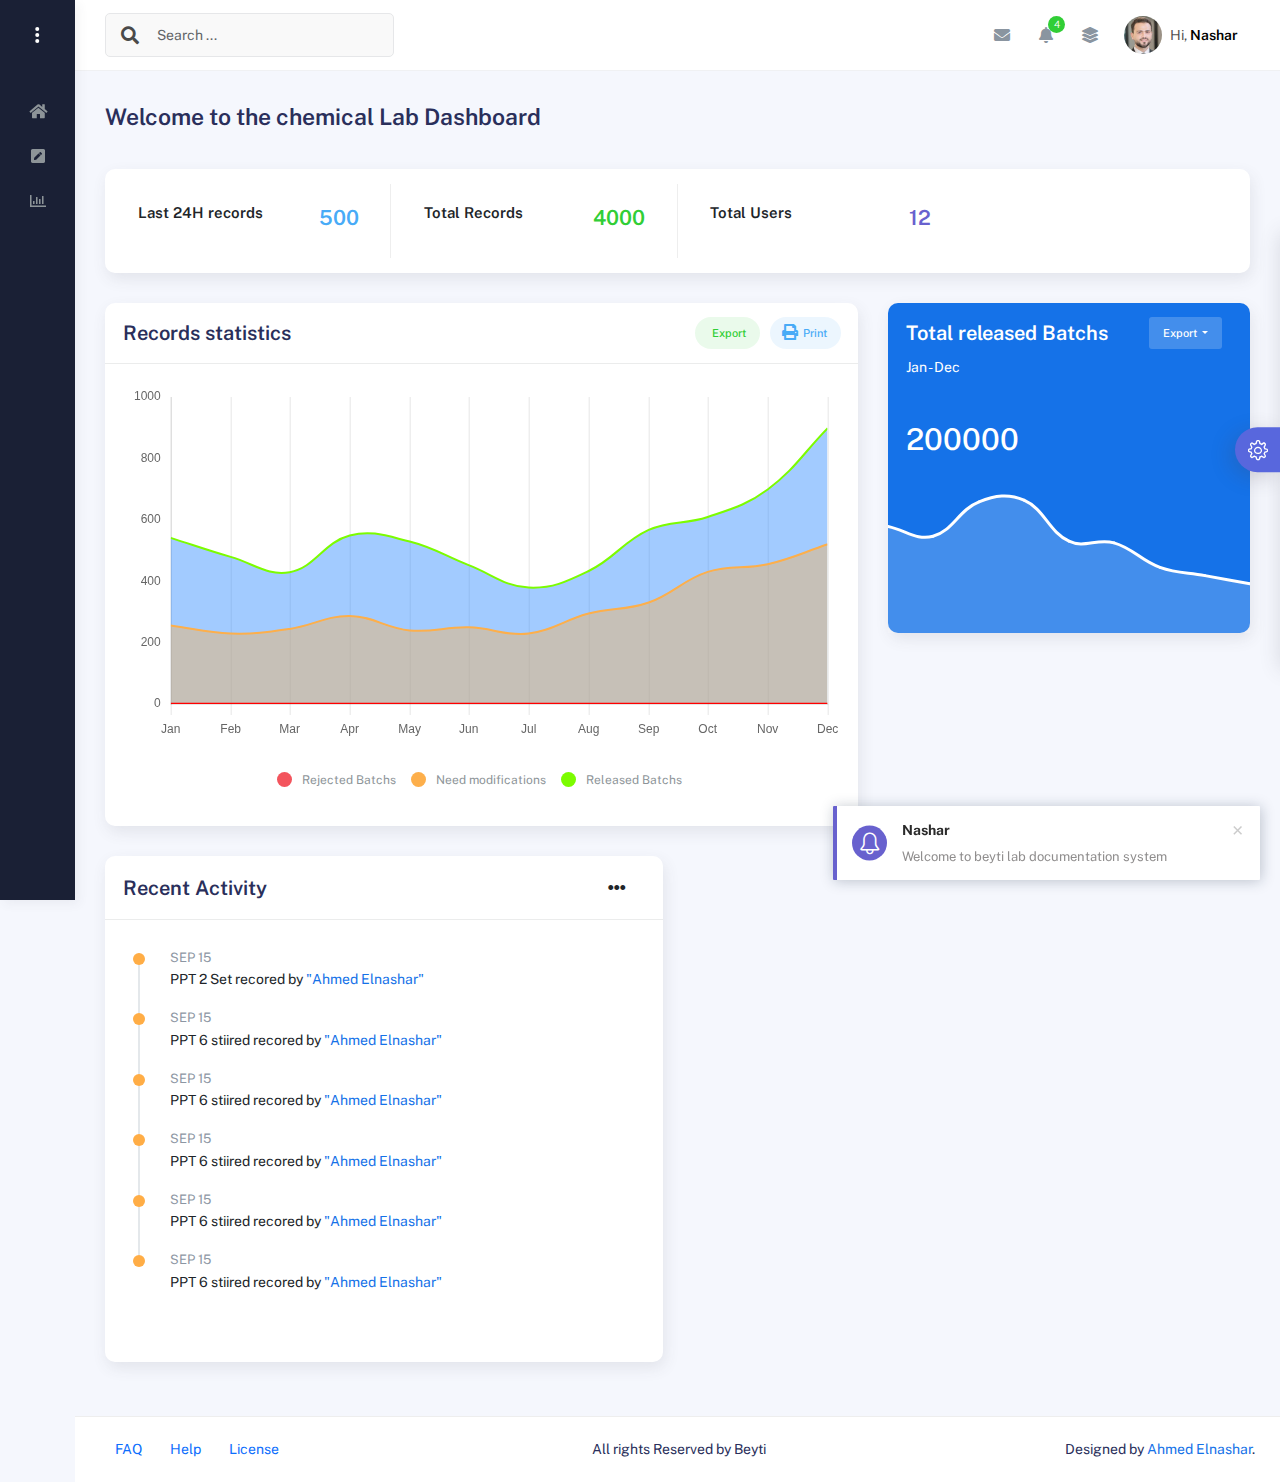
<file: index.html>
<!DOCTYPE html>
<html lang="en">
  <head>
    <meta http-equiv="X-UA-Compatible" content="IE=edge" />
    <title>Beyti Lab Documenation System </title>
    <meta
      content="width=device-width, initial-scale=1.0, shrink-to-fit=no"
      name="viewport"
    />
    <link
      rel="icon"
      href="assets/img/kaiadmin/favicon.ico"
      type="image/x-icon"
      
    />

    <!-- Fonts and icons -->
    <script src="assets/js/plugin/webfont/webfont.min.js"></script>
    <script>
      WebFont.load({
        google: { families: ["Public Sans:300,400,500,600,700"] },
        custom: {
          families: [
            "Font Awesome 5 Solid",
            "Font Awesome 5 Regular",
            "Font Awesome 5 Brands",
            "simple-line-icons",
          ],
          urls: ["assets/css/fonts.min.css"],
        },
        active: function () {
          sessionStorage.fonts = true;
        },
      });
    </script>

    <!-- CSS Files -->
    <link rel="stylesheet" href="assets/css/bootstrap.min.css" />
    <link rel="stylesheet" href="assets/css/plugins.min.css" />
    <link rel="stylesheet" href="assets/css/kaiadmin.min.css" />

    <!-- CSS Just for demo purpose, don't include it in your project -->
    <link rel="stylesheet" href="assets/css/demo.css" />
  </head>
  <body>
    <div class="wrapper sidebar_minimize">
      <!-- Sidebar -->
      <div class="sidebar" data-background-color="dark">
        <div class="sidebar-logo">
          <!-- Logo Header -->
          <div class="logo-header" data-background-color="dark">
            <a href="index.html" class="logo">

              <!-- <h2 class="logo-color">>Beyti Almarai</h2> -->
              <!-- <img
                src="assets/img/kaiadmin/logo_dark.png"
                alt="navbar brand"
                class="navbar-brand"
                height="20" -->
              />
            </a>
            <div class="nav-toggle">
              <button class="btn btn-toggle toggle-sidebar">
                <i class="gg-menu-right"></i>
              </button>
              <button class="btn btn-toggle sidenav-toggler">
                <i class="gg-menu-left"></i>
              </button>
            </div>
            <button class="topbar-toggler more">
              <i class="gg-more-vertical-alt"></i>
            </button>
          </div>
          <!-- End Logo Header -->
        </div>
        <div class="sidebar-wrapper scrollbar scrollbar-inner">
          <div class="sidebar-content">
            <ul class="nav nav-secondary">
              <li class="nav-item">
                <a
                  data-bs-toggle="collapse"
                  href="#dashboard"
                  class="collapsed"
                  aria-expanded="false"
                >
                  <i class="fas fa-home"></i>
                  <p>Dashboard</p>
                  <span class="caret"></span>
                </a>
                <div class="collapse" id="dashboard">
                  <ul class="nav nav-collapse">
                    <li>
                      <a href="icon-menu.html">
                        <span class="sub-item">Chemical lab Dashboard </span>
                      </a>
                    </li>
                  </ul>
                </div>
              </li>
              <!-- <li class="nav-section">
                <span class="sidebar-mini-icon">
                  <i class="fa fa-ellipsis-h"></i>
                </span>
                <h4 class="text-section">Components</h4>
              </li>
              <li class="nav-item">
                <a data-bs-toggle="collapse" href="#base">
                  <i class="fas fa-layer-group"></i>
                  <p>Base</p>
                  <span class="caret"></span>
                </a>
                <div class="collapse" id="base">
                  <ul class="nav nav-collapse">
                    <li>
                      <a href="components/avatars.html">
                        <span class="sub-item">Avatars</span>
                      </a>
                    </li>
                    <li>
                      <a href="components/buttons.html">
                        <span class="sub-item">Buttons</span>
                      </a>
                    </li>
                    <li>
                      <a href="components/gridsystem.html">
                        <span class="sub-item">Grid System</span>
                      </a>
                    </li>
                    <li>
                      <a href="components/panels.html">
                        <span class="sub-item">Panels</span>
                      </a>
                    </li>
                    <li>
                      <a href="components/notifications.html">
                        <span class="sub-item">Notifications</span>
                      </a>
                    </li>
                    <li>
                      <a href="components/sweetalert.html">
                        <span class="sub-item">Sweet Alert</span>
                      </a>
                    </li>
                    <li>
                      <a href="components/font-awesome-icons.html">
                        <span class="sub-item">Font Awesome Icons</span>
                      </a>
                    </li>
                    <li>
                      <a href="components/simple-line-icons.html">
                        <span class="sub-item">Simple Line Icons</span>
                      </a>
                    </li>
                    <li>
                      <a href="components/typography.html">
                        <span class="sub-item">Typography</span>
                      </a>
                    </li>
                  </ul>
                </div>
              </li>
              <li class="nav-item active submenu">
                <a data-bs-toggle="collapse" href="#sidebarLayouts">
                  <i class="fas fa-th-list"></i>
                  <p>Sidebar Layouts</p>
                  <span class="caret"></span>
                </a>
                <div class="collapse show" id="sidebarLayouts">
                  <ul class="nav nav-collapse">
                    <li>
                      <a href="sidebar-style-2.html">
                        <span class="sub-item">Sidebar Style 2</span>
                      </a>
                    </li>
                    <li class="active">
                      <a href="icon-menu.html">
                        <span class="sub-item">Icon Menu</span>
                      </a>
                    </li>
                  </ul>
                </div>
              </li> -->
              <li class="nav-item">
                <a data-bs-toggle="collapse" href="#forms">
                  <i class="fas fa-pen-square"></i>
                  <p>Forms</p>
                  <span class="caret"></span>
                </a>
                <div class="collapse" id="forms">
                  <ul class="nav nav-collapse">
                    <li>
                      <a href="forms/forms.html">
                        <span class="sub-item">Basic Form</span>
                      </a>
                    </li>
                  </ul>
                </div>
              </li>
              <!-- <li class="nav-item">
                <a data-bs-toggle="collapse" href="#tables">
                  <i class="fas fa-table"></i>
                  <p>Tables</p>
                  <span class="caret"></span>
                </a>
                <div class="collapse" id="tables">
                  <ul class="nav nav-collapse">
                    <li>
                      <a href="tables/tables.html">
                        <span class="sub-item">Basic Table</span>
                      </a>
                    </li>
                    <li>
                      <a href="tables/datatables.html">
                        <span class="sub-item">Datatables</span>
                      </a>
                    </li>
                  </ul>
                </div>
              </li> -->
              <!-- <li class="nav-item">
                <a data-bs-toggle="collapse" href="#maps">
                  <i class="fas fa-map-marker-alt"></i>
                  <p>Maps</p>
                  <span class="caret"></span>
                </a>
                <div class="collapse" id="maps">
                  <ul class="nav nav-collapse">
                    <li>
                      <a href="maps/googlemaps.html">
                        <span class="sub-item">Google Maps</span>
                      </a>
                    </li>
                    <li>
                      <a href="maps/jsvectormap.html">
                        <span class="sub-item">Jsvectormap</span>
                      </a>
                    </li>
                  </ul>
                </div>
              </li> -->
              <li class="nav-item">
                <a data-bs-toggle="collapse" href="#charts">
                  <i class="far fa-chart-bar"></i>
                  <p>Charts</p>
                  <span class="caret"></span>
                </a>
                <div class="collapse" id="charts">
                  <ul class="nav nav-collapse">
                    <li>
                      <a href="charts/charts.html">
                        <span class="sub-item">Chart Js</span>
                      </a>
                    </li>
                    <!-- <li>
                      <a href="charts/sparkline.html">
                        <span class="sub-item">Sparkline</span>
                      </a>
                    </li> -->
                  </ul>
                </div> 
              </li> 
              <!-- <li class="nav-item">
                <a href="widgets.html">
                  <i class="fas fa-desktop"></i>
                  <p>Widgets</p>
                  <span class="badge badge-success">4</span>
                </a>
              </li>
              <li class="nav-item">
                <a href="../../documentation/index.html">
                  <i class="fas fa-file"></i>
                  <p>Documentation</p>
                  <span class="badge badge-secondary">1</span>
                </a>
              </li> -->
              <!-- <li class="nav-item">
                <a data-bs-toggle="collapse" href="#submenu">
                  <i class="fas fa-bars"></i>
                  <p>Menu Levels</p>
                  <span class="caret"></span>
                </a>
                <div class="collapse" id="submenu">
                  <ul class="nav nav-collapse">
                    <li>
                      <a data-bs-toggle="collapse" href="#subnav1">
                        <span class="sub-item">Level 1</span>
                        <span class="caret"></span>
                      </a>
                      <div class="collapse" id="subnav1">
                        <ul class="nav nav-collapse subnav">
                          <li>
                            <a href="#">
                              <span class="sub-item">Level 2</span>
                            </a>
                          </li>
                          <li>
                            <a href="#">
                              <span class="sub-item">Level 2</span>
                            </a>
                          </li>
                        </ul>
                      </div>
                    </li>
                    <li>
                      <a data-bs-toggle="collapse" href="#subnav2">
                        <span class="sub-item">Level 1</span>
                        <span class="caret"></span>
                      </a>
                      <div class="collapse" id="subnav2">
                        <ul class="nav nav-collapse subnav">
                          <li>
                            <a href="#">
                              <span class="sub-item">Level 2</span>
                            </a>
                          </li>
                        </ul>
                      </div>
                    </li>
                    <li>
                      <a href="#">
                        <span class="sub-item">Level 1</span>
                      </a>
                    </li>
                  </ul>
                </div>
              </li> -->
            </ul>
          </div>
        </div>
      </div>
      <!-- End Sidebar -->

      <div class="main-panel">
        <div class="main-header">
          <div class="main-header-logo">
            <!-- Logo Header -->
            <div class="logo-header" data-background-color="dark">
              <!-- <a href="index.html" class="logo">
                <img
                  src="assets/img/kaiadmin/logo_light.svg"
                  alt="navbar brand"
                  class="navbar-brand"
                  height="20" -->
                />
              </a>
              <div class="nav-toggle">
                <button class="btn btn-toggle toggle-sidebar">
                  <i class="gg-menu-right"></i>
                </button>
                <button class="btn btn-toggle sidenav-toggler">
                  <i class="gg-menu-left"></i>
                </button>
              </div>
              <button class="topbar-toggler more">
                <i class="gg-more-vertical-alt"></i>
              </button>
            </div>
            <!-- End Logo Header -->
          </div>
          <!-- Navbar Header -->
          <nav
            class="navbar navbar-header navbar-header-transparent navbar-expand-lg border-bottom"
          >
            <div class="container-fluid">
              <nav
                class="navbar navbar-header-left navbar-expand-lg navbar-form nav-search p-0 d-none d-lg-flex"
              >
                <div class="input-group">
                  <div class="input-group-prepend">
                    <button type="submit" class="btn btn-search pe-1">
                      <i class="fa fa-search search-icon"></i>
                    </button>
                  </div>
                  <input
                    type="text"
                    placeholder="Search ..."
                    class="form-control"
                  />
                </div>
              </nav>

              <ul class="navbar-nav topbar-nav ms-md-auto align-items-center">
                <li
                  class="nav-item topbar-icon dropdown hidden-caret d-flex d-lg-none"
                >
                  <a
                    class="nav-link dropdown-toggle"
                    data-bs-toggle="dropdown"
                    href="#"
                    role="button"
                    aria-expanded="false"
                    aria-haspopup="true"
                  >
                    <i class="fa fa-search"></i>
                  </a>
                  <ul class="dropdown-menu dropdown-search animated fadeIn">
                    <form class="navbar-left navbar-form nav-search">
                      <div class="input-group">
                        <input
                          type="text"
                          placeholder="Search ..."
                          class="form-control"
                        />
                      </div>
                    </form>
                  </ul>
                </li>
                <li class="nav-item topbar-icon dropdown hidden-caret">
                  <a
                    class="nav-link dropdown-toggle"
                    href="#"
                    id="messageDropdown"
                    role="button"
                    data-bs-toggle="dropdown"
                    aria-haspopup="true"
                    aria-expanded="false"
                  >
                    <i class="fa fa-envelope"></i>
                  </a>
                  <ul
                    class="dropdown-menu messages-notif-box animated fadeIn"
                    aria-labelledby="messageDropdown"
                  >
                    <li>
                      <div
                        class="dropdown-title d-flex justify-content-between align-items-center"
                      >
                        Messages
                        <a href="#" class="small">Mark all as read</a>
                      </div>
                    </li>
                    <li>
                      <div class="message-notif-scroll scrollbar-outer">
                        <div class="notif-center">
                          <a href="#">
                            <div class="notif-img">
                              <img
                                src="assets/img/jm_denis.jpg"
                                alt="Img Profile"
                              />
                            </div>
                            <div class="notif-content">
                              <span class="subject">Gaber</span>
                              <span class="block"> hand over </span>
                              <span class="time">5 minutes ago</span>
                            </div>
                          </a>
                          <a href="#">
                            <div class="notif-img">
                              <img
                                src="assets/img/chadengle.jpg"
                                alt="Img Profile"
                              />
                            </div>
                            <div class="notif-content">
                              <span class="subject">osama</span>
                              <span class="block"> Ok, Thanks ! </span>
                              <span class="time">12 minutes ago</span>
                            </div>
                          </a>
                          <a href="#">
                            <div class="notif-img">
                              <img
                                src="assets/img/mlane.jpg"
                                alt="Img Profile"
                              />
                            </div>
                            <div class="notif-content">
                              <span class="subject">ALI</span>
                              <span class="block">
                                Ready for the meeting today...
                              </span>
                              <span class="time">12 minutes ago</span>
                            </div>
                          </a>
                          <a href="#">
                            <div class="notif-img">
                              <img
                                src="assets/img/talha.jpg"
                                alt="Img Profile"
                              />
                            </div>
                            <div class="notif-content">
                              <span class="subject">FAWZY</span>
                              <span class="block"> Hi, Apa Kabar ? </span>
                              <span class="time">17 minutes ago</span>
                            </div>
                          </a>
                        </div>
                      </div>
                    </li>
                    <li>
                      <a class="see-all" href="javascript:void(0);"
                        >See all messages<i class="fa fa-angle-right"></i>
                      </a>
                    </li>
                  </ul>
                </li>
                <li class="nav-item topbar-icon dropdown hidden-caret">
                  <a
                    class="nav-link dropdown-toggle"
                    href="#"
                    id="notifDropdown"
                    role="button"
                    data-bs-toggle="dropdown"
                    aria-haspopup="true"
                    aria-expanded="false"
                  >
                    <i class="fa fa-bell"></i>
                    <span class="notification">4</span>
                  </a>
                  <ul
                    class="dropdown-menu notif-box animated fadeIn"
                    aria-labelledby="notifDropdown"
                  >
                    <li>
                      <div class="dropdown-title">
                        You have 4 new notification
                      </div>
                    </li>
                    <li>
                      <div class="notif-scroll scrollbar-outer">
                        <div class="notif-center">
                          <a href="#">
                            <div class="notif-icon notif-primary">
                              <i class="fa fa-user-plus"></i>
                            </div>
                            <div class="notif-content">
                              <span class="block"> New user registered </span>
                              <span class="time">5 minutes ago</span>
                            </div>
                          </a>
                          <a href="#">
                            <div class="notif-icon notif-success">
                              <i class="fa fa-comment"></i>
                            </div>
                            <div class="notif-content">
                              <span class="block">
                                ALHASSAN commented on Admin
                              </span>
                              <span class="time">12 minutes ago</span>
                            </div>
                          </a>
                          <a href="#">
                            <div class="notif-img">
                              <img
                                src="assets/img/profile2.jpg"
                                alt="Img Profile"
                              />
                            </div>
                            <div class="notif-content">
                              <span class="block">
                                SALAH send messages to you
                              </span>
                              <span class="time">12 minutes ago</span>
                            </div>
                          </a>
                          <a href="#">
                            <div class="notif-icon notif-danger">
                              <i class="fa fa-heart"></i>
                            </div>
                            <div class="notif-content">
                              <span class="block"> GOMAA liked Admin </span>
                              <span class="time">17 minutes ago</span>
                            </div>
                          </a>
                        </div>
                      </div>
                    </li>
                    <li>
                      <a class="see-all" href="javascript:void(0);"
                        >See all notifications<i class="fa fa-angle-right"></i>
                      </a>
                    </li>
                  </ul>
                </li>
                <li class="nav-item topbar-icon dropdown hidden-caret">
                  <a
                    class="nav-link"
                    data-bs-toggle="dropdown"
                    href="#"
                    aria-expanded="false"
                  >
                    <i class="fas fa-layer-group"></i>
                  </a>
                  <div class="dropdown-menu quick-actions animated fadeIn">
                    <div class="quick-actions-header">
                      <span class="title mb-1">Quick Actions</span>
                      <span class="subtitle op-7">Shortcuts</span>
                    </div>
                    <div class="quick-actions-scroll scrollbar-outer">
                      <div class="quick-actions-items">
                        <div class="row m-0">
                          <a class="col-6 col-md-4 p-0" href="#">
                            <div class="quick-actions-item">
                              <div class="avatar-item bg-danger rounded-circle">
                                <i class="far fa-calendar-alt"></i>
                              </div>
                              <span class="text">Calendar</span>
                            </div>
                          </a>
                          <a class="col-6 col-md-4 p-0" href="#">
                            <div class="quick-actions-item">
                              <div
                                class="avatar-item bg-warning rounded-circle"
                              >
                                <i class="fas fa-map"></i>
                              </div>
                              <span class="text">Maps</span>
                            </div>
                          </a>
                          <a class="col-6 col-md-4 p-0" href="#">
                            <div class="quick-actions-item">
                              <div class="avatar-item bg-info rounded-circle">
                                <i class="fas fa-file-excel"></i>
                              </div>
                              <span class="text">Reports</span>
                            </div>
                          </a>
                          <a class="col-6 col-md-4 p-0" href="#">
                            <div class="quick-actions-item">
                              <div
                                class="avatar-item bg-success rounded-circle"
                              >
                                <i class="fas fa-envelope"></i>
                              </div>
                              <span class="text">Emails</span>
                            </div>
                          </a>
                          <a class="col-6 col-md-4 p-0" href="#">
                            <div class="quick-actions-item">
                              <div
                                class="avatar-item bg-primary rounded-circle"
                              >
                                <i class="fas fa-file-invoice-dollar"></i>
                              </div>
                              <span class="text">Invoice</span>
                            </div>
                          </a>
                          <a class="col-6 col-md-4 p-0" href="#">
                            <div class="quick-actions-item">
                              <div
                                class="avatar-item bg-secondary rounded-circle"
                              >
                                <i class="fas fa-credit-card"></i>
                              </div>
                              <span class="text">Payments</span>
                            </div>
                          </a>
                        </div>
                      </div>
                    </div>
                  </div>
                </li>

                <li class="nav-item topbar-user dropdown hidden-caret">
                  <a
                    class="dropdown-toggle profile-pic"
                    data-bs-toggle="dropdown"
                    href="#"
                    aria-expanded="false"
                  >
                    <div class="avatar-sm">
                      <img
                        src="assets/img/profile.jpg"
                        alt="..."
                        class="avatar-img rounded-circle"
                      />
                    </div>
                    <span class="profile-username">
                      <span class="op-7">Hi,</span>
                      <span class="fw-bold">Nashar</span>
                    </span>
                  </a>
                  <ul class="dropdown-menu dropdown-user animated fadeIn">
                    <div class="dropdown-user-scroll scrollbar-outer">
                      <li>
                        <div class="user-box">
                          <div class="avatar-lg">
                            <img
                              src="assets/img/profile.jpg"
                              alt="image profile"
                              class="avatar-img rounded"
                            />
                          </div>
                          <div class="u-text">
                            <h4>Nashar</h4>
                            <p class="text-muted">Ahmed.Elnashar@beyti.eg</p>
                            <a
                              href="profile.html"
                              class="btn btn-xs btn-secondary btn-sm"
                              >View Profile</a
                            >
                          </div>
                        </div>
                      </li>
                      <li>
                        <div class="dropdown-divider"></div>
                        <a class="dropdown-item" href="#">My Profile</a>
                        <!-- <a class="dropdown-item" href="#">My Balance</a> -->
                        <a class="dropdown-item" href="#">Inbox</a>
                        <div class="dropdown-divider"></div>
                        <a class="dropdown-item" href="#">Account Setting</a>
                        <div class="dropdown-divider"></div>
                        <a class="dropdown-item" href="#">Logout</a>
                      </li>
                    </div>
                  </ul>
                </li>
              </ul>
            </div>
          </nav>
          <!-- End Navbar -->
        </div>

        <div class="container">
          <div class="page-inner">
            <div
              class="d-flex align-items-left align-items-md-center flex-column flex-md-row pt-2 pb-4"
            >
              <div>
                <h3 class="fw-bold mb-3">Welcome to the chemical Lab Dashboard </h3>         
              </div>
           
            </div>
            <div class="row row-card-no-pd">
              <div class="col-12 col-sm-6 col-md-6 col-xl-3">
                <div class="card">
                  <div class="card-body">
                    <div class="d-flex justify-content-between">
                      <div>
                        <h6><b>Last 24H records </b></h6>
                        
                      </div>
                      <h4 class="text-info fw-bold">500</h4>
                    </div>
                    
                  </div>
                </div>
              </div>
              <div class="col-12 col-sm-6 col-md-6 col-xl-3">
                <div class="card">
                  <div class="card-body">
                    <div class="d-flex justify-content-between">
                      <div>
                        <h6><b>Total Records </b></h6>
                      
                      </div>
                      <h4 class="text-success fw-bold">4000</h4>
                    </div>
                   
                  </div>
                </div>
              </div>
              
              <div class="col-12 col-sm-6 col-md-6 col-xl-3">
                <div class="card">
                  <div class="card-body">
                    <div class="d-flex justify-content-between">
                      <div>
                        <h6><b>Total Users </b></h6>
                     
                      </div>
                      <h4 class="text-secondary fw-bold">12</h4>
                    </div>
                  
                  </div>
                </div>
              </div>
            </div>
            <div class="row">
              <div class="col-md-8">
                <div class="card">
                  <div class="card-header">
                    <div class="card-head-row">
                      <div class="card-title">Records statistics</div>
                      <div class="card-tools">
                        <a
                          href="#"
                          class="btn btn-label-success btn-round btn-sm me-2"
                        >
                          <span class="btn-label">
                            <i class="fa fa-pencil"></i>
                          </span>
                          Export
                        </a>
                        <a href="#" class="btn btn-label-info btn-round btn-sm">
                          <span class="btn-label">
                            <i class="fa fa-print"></i>
                          </span>
                          Print
                        </a>
                      </div>
                    </div>
                  </div>
                  <div class="card-body">
                    <div class="chart-container" style="min-height: 375px">
                      <canvas id="statisticsChart"></canvas>
                    </div>
                    <div id="myChartLegend"></div>
                  </div>
                </div>
              </div>
              <div class="col-md-4">
                <div class="card card-primary">
                  <div class="card-header">
                    <div class="card-head-row">
                      <div class="card-title">Total released Batchs </div>
                      <div class="card-tools">
                        <div class="dropdown">
                          <button
                            class="btn btn-sm btn-label-light dropdown-toggle"
                            type="button"
                            id="dropdownMenuButton"
                            data-bs-toggle="dropdown"
                            aria-haspopup="true"
                            aria-expanded="false"
                          >
                            Export
                          </button>
                          <div
                            class="dropdown-menu"
                            aria-labelledby="dropdownMenuButton"
                          >
                            <a class="dropdown-item" href="#">Action</a>
                            <a class="dropdown-item" href="#">Another action</a>
                            <a class="dropdown-item" href="#"
                              >Something else here</a
                            >
                          </div>
                        </div>
                      </div>
                    </div>
                    <div class="card-category">Jan - Dec</div>
                  </div>
                  <div class="card-body pb-0">
                    <div class="mb-4 mt-2">
                      <h1>200000</h1>
                    </div>
                    <div class="pull-in">
                      <canvas id="dailySalesChart"></canvas>
                    </div>
                  </div>
                </div>
            
              </div>
           
            </div>
         
            <div class="row">
              <div class="col-md-6">
                <div class="card">
                  <div class="card-header">
                    <div class="card-head-row card-tools-still-right">
                      <div class="card-title">Recent Activity</div>
                      <div class="card-tools">
                        <div class="dropdown">
                          <button
                            class="btn btn-icon btn-clean"
                            type="button"
                            id="dropdownMenuButton"
                            data-bs-toggle="dropdown"
                            aria-haspopup="true"
                            aria-expanded="false"
                          >
                            <i class="fas fa-ellipsis-h"></i>
                          </button>
                          <div
                            class="dropdown-menu"
                            aria-labelledby="dropdownMenuButton"
                          >
                            <a class="dropdown-item" href="#">Action</a>
                            <a class="dropdown-item" href="#">Another action</a>
                            <a class="dropdown-item" href="#"
                              >Something else here</a
                            >
                          </div>
                        </div>
                      </div>
                    </div>
                  </div>
                  <div class="card-body">
                    <ol class="activity-feed">
                      <li class="feed-item feed-item-warning">
                        <time class="date" datetime="9-21">Sep 15</time>
                        <span class="text"
                          >PPT 2 Set recored by 
                          <a href="#">"Ahmed Elnashar"</a></span
                        >
                      </li>
                      <li class="feed-item feed-item-warning">
                        <time class="date" datetime="9-21">Sep 15</time>
                        <span class="text"
                          >PPT 6 stiired recored by 
                          <a href="#">"Ahmed Elnashar"</a></span
                        >
                      </li>
                      <li class="feed-item feed-item-warning">
                        <time class="date" datetime="9-21">Sep 15</time>
                        <span class="text"
                          >PPT 6 stiired recored by 
                          <a href="#">"Ahmed Elnashar"</a></span
                        >
                      </li>
                      <li class="feed-item feed-item-warning">
                        <time class="date" datetime="9-21">Sep 15</time>
                        <span class="text"
                          >PPT 6 stiired recored by 
                          <a href="#">"Ahmed Elnashar"</a></span
                        >
                        <li class="feed-item feed-item-warning">
                          <time class="date" datetime="9-21">Sep 15</time>
                          <span class="text"
                            >PPT 6 stiired recored by 
                            <a href="#">"Ahmed Elnashar"</a></span
                        >
                        <li class="feed-item feed-item-warning">
                          <time class="date" datetime="9-21">Sep 15</time>
                          <span class="text"
                            >PPT 6 stiired recored by 
                            <a href="#">"Ahmed Elnashar"</a></span
                        >
                      </li>
                    </ol>
                  </div>
                </div>
              </div>           
            </div>
          </div>
        </div>


        <footer class="footer">
          <div class="container-fluid d-flex justify-content-between">
            <nav class="pull-left">
              <ul class="nav">
                <li class="nav-item">
                  <a class="nav-link" href="">
                    FAQ
                  </a>
                </li>
                <li class="nav-item">
                  <a class="nav-link" href="#"> Help </a>
                </li>
                <li class="nav-item">
                  <a class="nav-link" href="#"> License </a>
                </li>
              </ul>
            </nav>
            <div class="copyright">
             All rights Reserved by Beyti </a>
            </div>
            <div>
             Designed by
              <a target="_blank" href="">Ahmed Elnashar</a>.
            </div>
          </div>
        </footer>
      </div>

      <!-- Custom template | don't include it in your project! -->
      <div class="custom-template">
        <div class="title">Settings</div>
        <div class="custom-content">
          <div class="switcher">
            <div class="switch-block">
              <h4>Logo Header</h4>
              <div class="btnSwitch">
                <button
                  type="button"
                  class="selected changeLogoHeaderColor"
                  data-color="dark"
                ></button>
                <button
                  type="button"
                  class="changeLogoHeaderColor"
                  data-color="blue"
                ></button>
                <button
                  type="button"
                  class="changeLogoHeaderColor"
                  data-color="purple"
                ></button>
                <button
                  type="button"
                  class="changeLogoHeaderColor"
                  data-color="light-blue"
                ></button>
                <button
                  type="button"
                  class="changeLogoHeaderColor"
                  data-color="green"
                ></button>
                <button
                  type="button"
                  class="changeLogoHeaderColor"
                  data-color="orange"
                ></button>
                <button
                  type="button"
                  class="changeLogoHeaderColor"
                  data-color="red"
                ></button>
                <button
                  type="button"
                  class="changeLogoHeaderColor"
                  data-color="white"
                ></button>
                <br />
                <button
                  type="button"
                  class="changeLogoHeaderColor"
                  data-color="dark2"
                ></button>
                <button
                  type="button"
                  class="changeLogoHeaderColor"
                  data-color="blue2"
                ></button>
                <button
                  type="button"
                  class="changeLogoHeaderColor"
                  data-color="purple2"
                ></button>
                <button
                  type="button"
                  class="changeLogoHeaderColor"
                  data-color="light-blue2"
                ></button>
                <button
                  type="button"
                  class="changeLogoHeaderColor"
                  data-color="green2"
                ></button>
                <button
                  type="button"
                  class="changeLogoHeaderColor"
                  data-color="orange2"
                ></button>
                <button
                  type="button"
                  class="changeLogoHeaderColor"
                  data-color="red2"
                ></button>
              </div>
            </div>
            <div class="switch-block">
              <h4>Navbar Header</h4>
              <div class="btnSwitch">
                <button
                  type="button"
                  class="changeTopBarColor"
                  data-color="dark"
                ></button>
                <button
                  type="button"
                  class="changeTopBarColor"
                  data-color="blue"
                ></button>
                <button
                  type="button"
                  class="changeTopBarColor"
                  data-color="purple"
                ></button>
                <button
                  type="button"
                  class="changeTopBarColor"
                  data-color="light-blue"
                ></button>
                <button
                  type="button"
                  class="changeTopBarColor"
                  data-color="green"
                ></button>
                <button
                  type="button"
                  class="changeTopBarColor"
                  data-color="orange"
                ></button>
                <button
                  type="button"
                  class="changeTopBarColor"
                  data-color="red"
                ></button>
                <button
                  type="button"
                  class="selected changeTopBarColor"
                  data-color="white"
                ></button>
                <br />
                <button
                  type="button"
                  class="changeTopBarColor"
                  data-color="dark2"
                ></button>
                <button
                  type="button"
                  class="changeTopBarColor"
                  data-color="blue2"
                ></button>
                <button
                  type="button"
                  class="changeTopBarColor"
                  data-color="purple2"
                ></button>
                <button
                  type="button"
                  class="changeTopBarColor"
                  data-color="light-blue2"
                ></button>
                <button
                  type="button"
                  class="changeTopBarColor"
                  data-color="green2"
                ></button>
                <button
                  type="button"
                  class="changeTopBarColor"
                  data-color="orange2"
                ></button>
                <button
                  type="button"
                  class="changeTopBarColor"
                  data-color="red2"
                ></button>
              </div>
            </div>
            <div class="switch-block">
              <h4>Sidebar</h4>
              <div class="btnSwitch">
                <button
                  type="button"
                  class="changeSideBarColor"
                  data-color="white"
                ></button>
                <button
                  type="button"
                  class="selected changeSideBarColor"
                  data-color="dark"
                ></button>
                <button
                  type="button"
                  class="changeSideBarColor"
                  data-color="dark2"
                ></button>
              </div>
            </div>
          </div>
        </div>
        <div class="custom-toggle">
          <i class="icon-settings"></i>
        </div>
      </div>
      <!-- End Custom template -->
    </div>
    <!--   Core JS Files   -->
    <script src="assets/js/core/jquery-3.7.1.min.js"></script>
    <script src="assets/js/core/popper.min.js"></script>
    <script src="assets/js/core/bootstrap.min.js"></script>

    <!-- jQuery Scrollbar -->
    <script src="assets/js/plugin/jquery-scrollbar/jquery.scrollbar.min.js"></script>

    <!-- Chart JS -->
    <script src="assets/js/plugin/chart.js/chart.min.js"></script>

    <!-- jQuery Sparkline -->
    <script src="assets/js/plugin/jquery.sparkline/jquery.sparkline.min.js"></script>

    <!-- Chart Circle -->
    <script src="assets/js/plugin/chart-circle/circles.min.js"></script>

    <!-- Datatables -->
    <script src="assets/js/plugin/datatables/datatables.min.js"></script>

    <!-- Bootstrap Notify -->
    <script src="assets/js/plugin/bootstrap-notify/bootstrap-notify.min.js"></script>

    <!-- jQuery Vector Maps -->
    <script src="assets/js/plugin/jsvectormap/jsvectormap.min.js"></script>
    <script src="assets/js/plugin/jsvectormap/world.js"></script>

    <!-- Sweet Alert -->
    <script src="assets/js/plugin/sweetalert/sweetalert.min.js"></script>

    <!-- Kaiadmin JS -->
    <script src="assets/js/kaiadmin.min.js"></script>

    <!-- Kaiadmin DEMO methods, don't include it in your project! -->
    <script src="assets/js/setting-demo.js"></script>
    <script src="assets/js/demo.js"></script>
    <script>
      $("#lineChart").sparkline([102, 109, 120, 99, 110, 105, 115], {
        type: "line",
        height: "70",
        width: "100%",
        lineWidth: "2",
        lineColor: "#177dff",
        fillColor: "rgba(23, 125, 255, 0.14)",
      });

      $("#lineChart2").sparkline([99, 125, 122, 105, 110, 124, 115], {
        type: "line",
        height: "70",
        width: "100%",
        lineWidth: "2",
        lineColor: "#f3545d",
        fillColor: "rgba(243, 84, 93, .14)",
      });

      $("#lineChart3").sparkline([105, 103, 123, 100, 95, 105, 115], {
        type: "line",
        height: "70",
        width: "100%",
        lineWidth: "2",
        lineColor: "#ffa534",
        fillColor: "rgba(255, 165, 52, .14)",
      });
    </script>

<script>
  src="https://cdn.jsdelivr.net/npm/bootstrap@5.3.0-alpha1/dist/js/bootstrap.bundle.min.js"
integrity="sha384-mQ93DQ4lD10XX9Fw5dQZDbhX1C5I4qUeZy5bQb/A76FuhCXpRP0MX9NIDHr58+u5"
crossorigin="anonymous"
</script>




  </body>
</html>
</file>
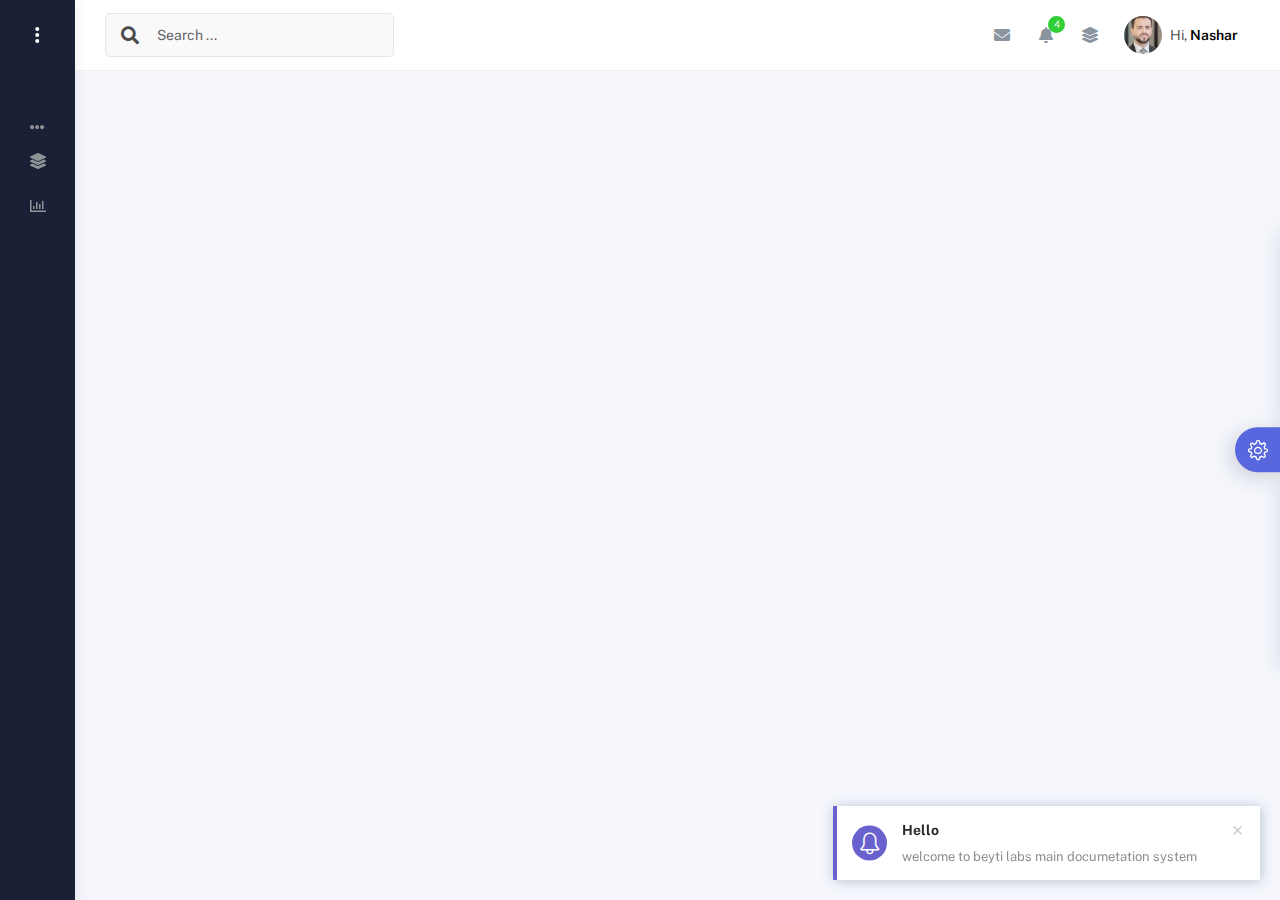
<file: kaiadmin-lite-1.2.0/icon-menu.html>
<!DOCTYPE html>
<html lang="en">

<head>
  <meta http-equiv="X-UA-Compatible" content="IE=edge" />
  <title>Kaiadmin - Bootstrap 5 Admin Dashboard</title>
  <meta content="width=device-width, initial-scale=1.0, shrink-to-fit=no" name="viewport" />
  <link rel="icon" href="assets/img/kaiadmin/favicon.ico" type="image/x-icon" />

  <!-- Fonts and icons -->
  <script src="assets/js/plugin/webfont/webfont.min.js"></script>
  <script>
    WebFont.load({
      google: { families: ["Public Sans:300,400,500,600,700"] },
      custom: {
        families: [
          "Font Awesome 5 Solid",
          "Font Awesome 5 Regular",
          "Font Awesome 5 Brands",
          "simple-line-icons",
        ],
        urls: ["assets/css/fonts.min.css"],
      },
      active: function () {
        sessionStorage.fonts = true;
      },
    });
  </script>

  <!-- CSS Files -->
  <link rel="stylesheet" href="assets/css/bootstrap.min.css" />
  <link rel="stylesheet" href="assets/css/plugins.min.css" />
  <link rel="stylesheet" href="assets/css/kaiadmin.min.css" />

  <!-- CSS Just for demo purpose, don't include it in your project -->
  <link rel="stylesheet" href="assets/css/demo.css" />
</head>

<body>
  <div class="wrapper sidebar_minimize">
    <!-- Sidebar -->
    <div class="sidebar" data-background-color="dark">
      <div class="sidebar-logo">
        <!-- Logo Header -->
        <div class="logo-header" data-background-color="dark">
          <a href="index.html" class="logo">
            <img src="assets/img/kaiadmin/logo beyti.png" alt="navbar brand" class="navbar-brand" height="20" />
          </a>
          <div class="nav-toggle">
            <button class="btn btn-toggle toggle-sidebar">
              <i class="gg-menu-right"></i>
            </button>
            <button class="btn btn-toggle sidenav-toggler">
              <i class="gg-menu-left"></i>
            </button>
          </div>
          <button class="topbar-toggler more">
            <i class="gg-more-vertical-alt"></i>
          </button>
        </div>
        <!-- End Logo Header -->
      </div>
      <div class="sidebar-wrapper scrollbar scrollbar-inner">
        <div class="sidebar-content">
          <ul class="nav nav-secondary">
            <li class="nav-item">
              <a data-bs-toggle="collapse" href="#dashboard" class="collapsed" aria-expanded="false" </a>
                <div class="collapse" id="dashboard">
                  <ul class="nav nav-collapse">
                    <li>
                      <a href="../demo1/index.html">
                        <span class="sub-item">Dashboard 1</span>
                      </a>
                    </li>
                  </ul>
                </div>
            </li>
            <li class="nav-section">
              <span class="sidebar-mini-icon">
                <i class="fa fa-ellipsis-h"></i>
              </span>
              <h4 class="text-section">system </h4>
            </li>
            <li class="nav-item">
              <a data-bs-toggle="collapse" href="#base">
                <i class="fas fa-layer-group"></i>
                <p>Base</p>
                <span class="caret"></span>
              </a>
              <div class="collapse" id="base">
                <ul class="nav nav-collapse">
                  <li>
                    <a href="components/avatars.html">
                      <span class="sub-item">Avatars</span>
                    </a>
                  </li>
                  <li>
                    <a href="components/buttons.html">
                      <span class="sub-item">Buttons</span>
                    </a>
                  </li>
                  <li>
                    <a href="components/gridsystem.html">
                      <span class="sub-item">Grid System</span>
                    </a>
                  </li>
                  <li>
                    <a href="components/panels.html">
                      <span class="sub-item">Panels</span>
                    </a>
                  </li>
                  <li>
                    <a href="components/notifications.html">
                      <span class="sub-item">Notifications</span>
                    </a>
                  </li>
                  <li>
                    <a href="components/sweetalert.html">
                      <span class="sub-item">Sweet Alert</span>
                    </a>
                  </li>
                  <li>
                    <a href="components/font-awesome-icons.html">
                      <span class="sub-item">Font Awesome Icons</span>
                    </a>
                  </li>
                  <li>
                    <a href="components/simple-line-icons.html">
                      <span class="sub-item">Simple Line Icons</span>
                    </a>
                  </li>
                  <li>
                    <a href="components/typography.html">
                      <span class="sub-item">Typography</span>
                    </a>
                  </li>
                </ul>
              </div>
            </li>




            </li>
            <li class="nav-item">
              <a data-bs-toggle="collapse" href="#charts">
                <i class="far fa-chart-bar"></i>
                <p>Charts</p>
                <span class="caret"></span>
              </a>
              <div class="collapse" id="charts">
                <ul class="nav nav-collapse">
                  <li>
                    <a href="charts/charts.html">
                      <span class="sub-item">Chart Js</span>
                    </a>
                  </li>
                  <li>
                    <a href="charts/sparkline.html">
                      <span class="sub-item">Sparkline</span>
                    </a>
                  </li>
                </ul>
              </div>
            </li>

            <div class="collapse" id="submenu">
              <ul class="nav nav-collapse">
                <li>
                  <a data-bs-toggle="collapse" href="#subnav1">
                    <span class="sub-item">Level 1</span>
                    <span class="caret"></span>
                  </a>
                  <div class="collapse" id="subnav1">
                    <ul class="nav nav-collapse subnav">
                      <li>
                        <a href="#">
                          <span class="sub-item">Level 2</span>
                        </a>
                      </li>
                      <li>
                        <a href="#">
                          <span class="sub-item">Level 2</span>
                        </a>
                      </li>
                    </ul>
                  </div>
                </li>
                <li>
                  <a data-bs-toggle="collapse" href="#subnav2"> <span class="sub-item">Level 1</span>
                    <span class="caret"></span>
                  </a>
                  <div class="collapse" id="subnav2">
                    <ul class="nav nav-collapse subnav">
                      <li>
                        <a href="#">
                          <span class="sub-item">Level 2</span>
                        </a>
                      </li>
                    </ul>
                  </div>
                </li>
                <li>
                  <a href="#">
                    <span class="sub-item">Level 1</span>
                  </a>
                </li>
              </ul>
            </div>
            </li>
          </ul>
        </div>
      </div>
    </div>
    <!-- End Sidebar -->

    <div class="main-panel">
      <div class="main-header">
        <div class="main-header-logo">
          <!-- Logo Header -->
          <div class="logo-header" data-background-color="dark">
            <a href="index.html" class="logo">
              <img src="assets/img/kaiadmin/logo_light.svg" alt="navbar brand" class="navbar-brand" height="20" />
            </a>
            <div class="nav-toggle">
              <button class="btn btn-toggle toggle-sidebar">
                <i class="gg-menu-right"></i>
              </button>
              <button class="btn btn-toggle sidenav-toggler">
                <i class="gg-menu-left"></i>
              </button>
            </div>
            <button class="topbar-toggler more">
              <i class="gg-more-vertical-alt"></i>
            </button>
          </div>
          <!-- End Logo Header -->
        </div>
        <!-- Navbar Header -->
        <nav class="navbar navbar-header navbar-header-transparent navbar-expand-lg border-bottom">
          <div class="container-fluid">
            <nav class="navbar navbar-header-left navbar-expand-lg navbar-form nav-search p-0 d-none d-lg-flex">
              <div class="input-group">
                <div class="input-group-prepend">
                  <button type="submit" class="btn btn-search pe-1">
                    <i class="fa fa-search search-icon"></i>
                  </button>
                </div>
                <input type="text" placeholder="Search ..." class="form-control" />
              </div>
            </nav>

            <ul class="navbar-nav topbar-nav ms-md-auto align-items-center">
              <li class="nav-item topbar-icon dropdown hidden-caret d-flex d-lg-none">
                <a class="nav-link dropdown-toggle" data-bs-toggle="dropdown" href="#" role="button"
                  aria-expanded="false" aria-haspopup="true">
                  <i class="fa fa-search"></i>
                </a>
                <ul class="dropdown-menu dropdown-search animated fadeIn">
                  <form class="navbar-left navbar-form nav-search">
                    <div class="input-group">
                      <input type="text" placeholder="Search ..." class="form-control" />
                    </div>
                  </form>
                </ul>
              </li>
              <li class="nav-item topbar-icon dropdown hidden-caret">
                <a class="nav-link dropdown-toggle" href="#" id="messageDropdown" role="button"
                  data-bs-toggle="dropdown" aria-haspopup="true" aria-expanded="false">
                  <i class="fa fa-envelope"></i>
                </a>
                <ul class="dropdown-menu messages-notif-box animated fadeIn" aria-labelledby="messageDropdown">
                  <li>
                    <div class="dropdown-title d-flex justify-content-between align-items-center">
                      Messages
                      <a href="#" class="small">Mark all as read</a>
                    </div>
                  </li>
                  <li>
                    <div class="message-notif-scroll scrollbar-outer">
                      <div class="notif-center">
                        <a href="#">
                          <div class="notif-img">
                            <img src="assets/img/jm_denis.jpg" alt="Img Profile" />
                          </div>
                          <div class="notif-content">
                            <span class="subject">Jimmy Denis</span>
                            <span class="block"> How are you ? </span>
                            <span class="time">5 minutes ago</span>
                          </div>
                        </a>
                        <a href="#">
                          <div class="notif-img">
                            <img src="assets/img/chadengle.jpg" alt="Img Profile" />
                          </div>
                          <div class="notif-content">
                            <span class="subject">Chad</span>
                            <span class="block"> Ok, Thanks ! </span>
                            <span class="time">12 minutes ago</span>
                          </div>
                        </a>
                        <a href="#">
                          <div class="notif-img">
                            <img src="assets/img/mlane.jpg" alt="Img Profile" />
                          </div>
                          <div class="notif-content">
                            <span class="subject">Jhon Doe</span>
                            <span class="block">
                              Ready for the meeting today...
                            </span>
                            <span class="time">12 minutes ago</span>
                          </div>
                        </a>
                        <a href="#">
                          <div class="notif-img">
                            <img src="assets/img/talha.jpg" alt="Img Profile" />
                          </div>
                          <div class="notif-content">
                            <span class="subject">Talha</span>
                            <span class="block"> Hi, Apa Kabar ? </span>
                            <span class="time">17 minutes ago</span>
                          </div>
                        </a>
                      </div>
                    </div>
                  </li>
                  <li>
                    <a class="see-all" href="javascript:void(0);">See all messages<i class="fa fa-angle-right"></i>
                    </a>
                  </li>
                </ul>
              </li>
              <li class="nav-item topbar-icon dropdown hidden-caret">
                <a class="nav-link dropdown-toggle" href="#" id="notifDropdown" role="button" data-bs-toggle="dropdown"
                  aria-haspopup="true" aria-expanded="false">
                  <i class="fa fa-bell"></i>
                  <span class="notification">4</span>
                </a>
                <ul class="dropdown-menu notif-box animated fadeIn" aria-labelledby="notifDropdown">
                  <li>
                    <div class="dropdown-title">
                      You have 4 new notification
                    </div>
                  </li>
                  <li>
                    <div class="notif-scroll scrollbar-outer">
                      <div class="notif-center">
                        <a href="#">
                          <div class="notif-icon notif-primary">
                            <i class="fa fa-user-plus"></i>
                          </div>
                          <div class="notif-content">
                            <span class="block"> New user registered </span>
                            <span class="time">5 minutes ago</span>
                          </div>
                        </a>
                        <a href="#">
                          <div class="notif-icon notif-success">
                            <i class="fa fa-comment"></i>
                          </div>
                          <div class="notif-content">
                            <span class="block">
                              Rahmad commented on Admin
                            </span>
                            <span class="time">12 minutes ago</span>
                          </div>
                        </a>
                        <a href="#">
                          <div class="notif-img">
                            <img src="assets/img/profile2.jpg" alt="Img Profile" />
                          </div>
                          <div class="notif-content">
                            <span class="block">
                              Reza send messages to you
                            </span>
                            <span class="time">12 minutes ago</span>
                          </div>
                        </a>
                        <a href="#">
                          <div class="notif-icon notif-danger">
                            <i class="fa fa-heart"></i>
                          </div>
                          <div class="notif-content">
                            <span class="block"> Farrah liked Admin </span>
                            <span class="time">17 minutes ago</span>
                          </div>
                        </a>
                      </div>
                    </div>
                  </li>
                  <li>
                    <a class="see-all" href="javascript:void(0);">See all notifications<i class="fa fa-angle-right"></i>
                    </a>
                  </li>
                </ul>
              </li>
              <li class="nav-item topbar-icon dropdown hidden-caret">
                <a class="nav-link" data-bs-toggle="dropdown" href="#" aria-expanded="false">
                  <i class="fas fa-layer-group"></i>
                </a>
                <div class="dropdown-menu quick-actions animated fadeIn">
                  <div class="quick-actions-header">
                    <span class="title mb-1">Quick Actions</span>
                    <span class="subtitle op-7">Shortcuts</span>
                  </div>
                  <div class="quick-actions-scroll scrollbar-outer">
                    <div class="quick-actions-items">
                      <div class="row m-0">
                        <a class="col-6 col-md-4 p-0" href="#">
                          <div class="quick-actions-item">
                            <div class="avatar-item bg-danger rounded-circle">
                              <i class="far fa-calendar-alt"></i>
                            </div>
                            <span class="text">Calendar</span>
                          </div>
                        </a>
                        <a class="col-6 col-md-4 p-0" href="#">
                          <div class="quick-actions-item">
                            <div class="avatar-item bg-warning rounded-circle">
                              <i class="fas fa-map"></i>
                            </div>
                            <span class="text">Maps</span>
                          </div>
                        </a>
                        <a class="col-6 col-md-4 p-0" href="#">
                          <div class="quick-actions-item">
                            <div class="avatar-item bg-info rounded-circle">
                              <i class="fas fa-file-excel"></i>
                            </div>
                            <span class="text">Reports</span>
                          </div>
                        </a>
                        <a class="col-6 col-md-4 p-0" href="#">
                          <div class="quick-actions-item">
                            <div class="avatar-item bg-success rounded-circle">
                              <i class="fas fa-envelope"></i>
                            </div>
                            <span class="text">Emails</span>
                          </div>
                        </a>
                        <a class="col-6 col-md-4 p-0" href="#">
                          <div class="quick-actions-item">
                            <div class="avatar-item bg-primary rounded-circle">
                              <i class="fas fa-file-invoice-dollar"></i>
                            </div>
                            <span class="text">Invoice</span>
                          </div>
                        </a>
                        <a class="col-6 col-md-4 p-0" href="#">
                          <div class="quick-actions-item">
                            <div class="avatar-item bg-secondary rounded-circle">
                              <i class="fas fa-credit-card"></i>
                            </div>
                            <span class="text">Payments</span>
                          </div>
                        </a>
                      </div>
                    </div>
                  </div>
                </div>
              </li>

              <li class="nav-item topbar-user dropdown hidden-caret">
                <a class="dropdown-toggle profile-pic" data-bs-toggle="dropdown" href="#" aria-expanded="false">
                  <div class="avatar-sm">
                    <img src="assets/img/profile 3.jpg" alt="..." class="avatar-img rounded-circle" />
                  </div>
                  <span class="profile-username">
                    <span class="op-7">Hi,</span>
                    <span class="fw-bold">Nashar</span>
                  </span>
                </a>
                <ul class="dropdown-menu dropdown-user animated fadeIn">
                  <div class="dropdown-user-scroll scrollbar-outer">
                    <li>
                      <div class="user-box">
                        <div class="avatar-lg">
                          <img src="assets/img/profile 3.jpg" alt="image profile" class="avatar-img rounded" />
                        </div>
                        <div class="u-text">
                          <h4>Nashar</h4>
                          <p class="text-muted">ahmed.elnashar@beyti.eg</p>
                          <a href="profile.html" class="btn btn-xs btn-secondary btn-sm">View Profile</a>
                        </div>
                      </div>
                    </li>
                    <li>
                      <div class="dropdown-divider"></div>
                      <a class="dropdown-item" href="#">My Profile</a>
                      <a class="dropdown-item" href="#">My Balance</a>
                      <a class="dropdown-item" href="#">Inbox</a>
                      <div class="dropdown-divider"></div>
                      <a class="dropdown-item" href="#">Account Setting</a>
                      <div class="dropdown-divider"></div>
                      <a class="dropdown-item" href="#">Logout</a>
                    </li>
                  </div>
                </ul>
              </li>
            </ul>
          </div>
        </nav>
        <!-- End Navbar -->

    
      </div>


      <footer class="footer">
        <div class="container-fluid d-flex justify-content-between">
          <nav class="pull-left">
            <ul class="nav">
              <li class="nav-item">
                <a class="nav-link" href="http://www.themekita.com">
                  ThemeKita
                </a>
              </li>
              <li class="nav-item">
                <a class="nav-link" href="#"> Help </a>
              </li>
              <li class="nav-item">
                <a class="nav-link" href="#"> Licenses </a>
              </li>
            </ul>
          </nav>
          <div class="copyright">
            2024, made with <i class="fa fa-heart heart text-danger"></i> by
            <a href="http://www.themekita.com">ThemeKita</a>
          </div>
          <div>
            Distributed by
            <a target="_blank" href="https://themewagon.com/">ThemeWagon</a>.
          </div>
        </div>
      </footer>
    


    Custom template | don't include it in your project! -->
    <div class="custom-template">
      <div class="title">Settings</div>
      <div class="custom-content">
        <div class="switcher">
          <div class="switch-block">
            <h4>Logo Header</h4>
            <div class="btnSwitch">
              <button type="button" class="selected changeLogoHeaderColor" data-color="dark"></button>
              <button type="button" class="changeLogoHeaderColor" data-color="blue"></button>
              <button type="button" class="changeLogoHeaderColor" data-color="purple"></button>
              <button type="button" class="changeLogoHeaderColor" data-color="light-blue"></button>
              <button type="button" class="changeLogoHeaderColor" data-color="green"></button>
              <button type="button" class="changeLogoHeaderColor" data-color="orange"></button>
              <button type="button" class="changeLogoHeaderColor" data-color="red"></button>
              <button type="button" class="changeLogoHeaderColor" data-color="white"></button>
              <br />
              <button type="button" class="changeLogoHeaderColor" data-color="dark2"></button>
              <button type="button" class="changeLogoHeaderColor" data-color="blue2"></button>
              <button type="button" class="changeLogoHeaderColor" data-color="purple2"></button>
              <button type="button" class="changeLogoHeaderColor" data-color="light-blue2"></button>
              <button type="button" class="changeLogoHeaderColor" data-color="green2"></button>
              <button type="button" class="changeLogoHeaderColor" data-color="orange2"></button>
              <button type="button" class="changeLogoHeaderColor" data-color="red2"></button>
            </div>
          </div>
          <div class="switch-block">
            <h4>Navbar Header</h4>
            <div class="btnSwitch">
              <button type="button" class="changeTopBarColor" data-color="dark"></button>
              <button type="button" class="changeTopBarColor" data-color="blue"></button>
              <button type="button" class="changeTopBarColor" data-color="purple"></button>
              <button type="button" class="changeTopBarColor" data-color="light-blue"></button>
              <button type="button" class="changeTopBarColor" data-color="green"></button>
              <button type="button" class="changeTopBarColor" data-color="orange"></button>
              <button type="button" class="changeTopBarColor" data-color="red"></button>
              <button type="button" class="selected changeTopBarColor" data-color="white"></button>
              <br />
              <button type="button" class="changeTopBarColor" data-color="dark2"></button>
              <button type="button" class="changeTopBarColor" data-color="blue2"></button>
              <button type="button" class="changeTopBarColor" data-color="purple2"></button>
              <button type="button" class="changeTopBarColor" data-color="light-blue2"></button>
              <button type="button" class="changeTopBarColor" data-color="green2"></button>
              <button type="button" class="changeTopBarColor" data-color="orange2"></button>
              <button type="button" class="changeTopBarColor" data-color="red2"></button>
            </div>
          </div>
          <div class="switch-block">
            <h4>Sidebar</h4>
            <div class="btnSwitch">
              <button type="button" class="changeSideBarColor" data-color="white"></button>
              <button type="button" class="selected changeSideBarColor" data-color="dark"></button>
              <button type="button" class="changeSideBarColor" data-color="dark2"></button>
            </div>
          </div>
        </div>
      </div>
      <div class="custom-toggle">
        <i class="icon-settings"></i>
      </div>
    </div>
    <!-- End Custom template
  </div>
  <!--   Core JS Files   -->
    <script src="assets/js/core/jquery-3.7.1.min.js"></script>
    <script src="assets/js/core/popper.min.js"></script>
    <script src="assets/js/core/bootstrap.min.js"></script>

    <!-- jQuery Scrollbar -->
    <script src="assets/js/plugin/jquery-scrollbar/jquery.scrollbar.min.js"></script>

    <!-- Chart JS -->
    <script src="assets/js/plugin/chart.js/chart.min.js"></script>

    <!-- jQuery Sparkline -->
    <script src="assets/js/plugin/jquery.sparkline/jquery.sparkline.min.js"></script>

    <!-- Chart Circle -->
    <script src="assets/js/plugin/chart-circle/circles.min.js"></script>

    <!-- Datatables -->
    <script src="assets/js/plugin/datatables/datatables.min.js"></script>

    <!-- Bootstrap Notify -->
    <script src="assets/js/plugin/bootstrap-notify/bootstrap-notify.min.js"></script>

    <!-- jQuery Vector Maps -->
    <script src="assets/js/plugin/jsvectormap/jsvectormap.min.js"></script>
    <script src="assets/js/plugin/jsvectormap/world.js"></script>

    <!-- Sweet Alert -->
    <script src="assets/js/plugin/sweetalert/sweetalert.min.js"></script>

    <!-- Kaiadmin JS -->
    <script src="assets/js/kaiadmin.min.js"></script>

    <!-- Kaiadmin DEMO methods, don't include it in your project! -->
    <script src="assets/js/setting-demo.js"></script>
    <script src="assets/js/demo.js"></script>
    <script>
      $("#lineChart").sparkline([102, 109, 120, 99, 110, 105, 115], {
        type: "line",
        height: "70",
        width: "100%",
        lineWidth: "2",
        lineColor: "#177dff",
        fillColor: "rgba(23, 125, 255, 0.14)",
      });

      $("#lineChart2").sparkline([99, 125, 122, 105, 110, 124, 115], {
        type: "line",
        height: "70",
        width: "100%",
        lineWidth: "2",
        lineColor: "#f3545d",
        fillColor: "rgba(243, 84, 93, .14)",
      });

      $("#lineChart3").sparkline([105, 103, 123, 100, 95, 105, 115], {
        type: "line",
        height: "70",
        width: "100%",
        lineWidth: "2",
        lineColor: "#ffa534",
        fillColor: "rgba(255, 165, 52, .14)",
      });
    </script>
</body>

</html>
</file>
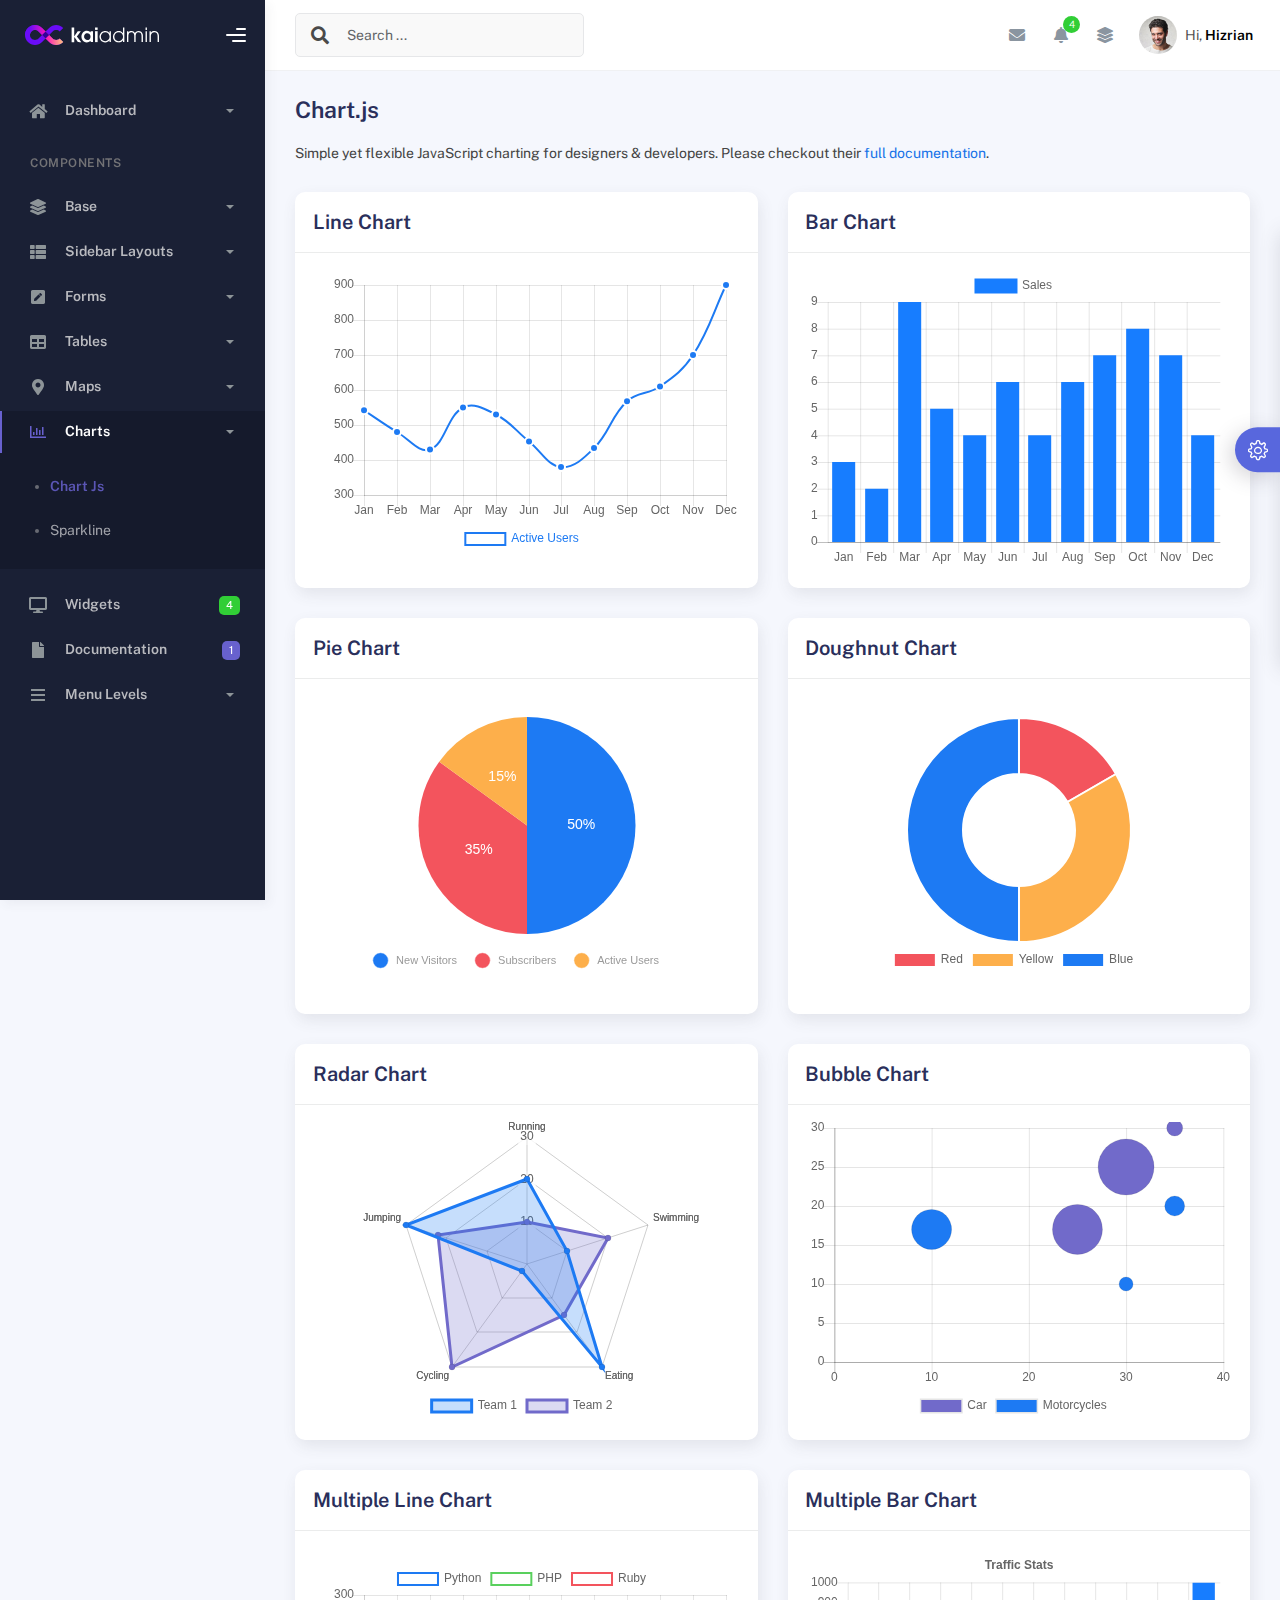
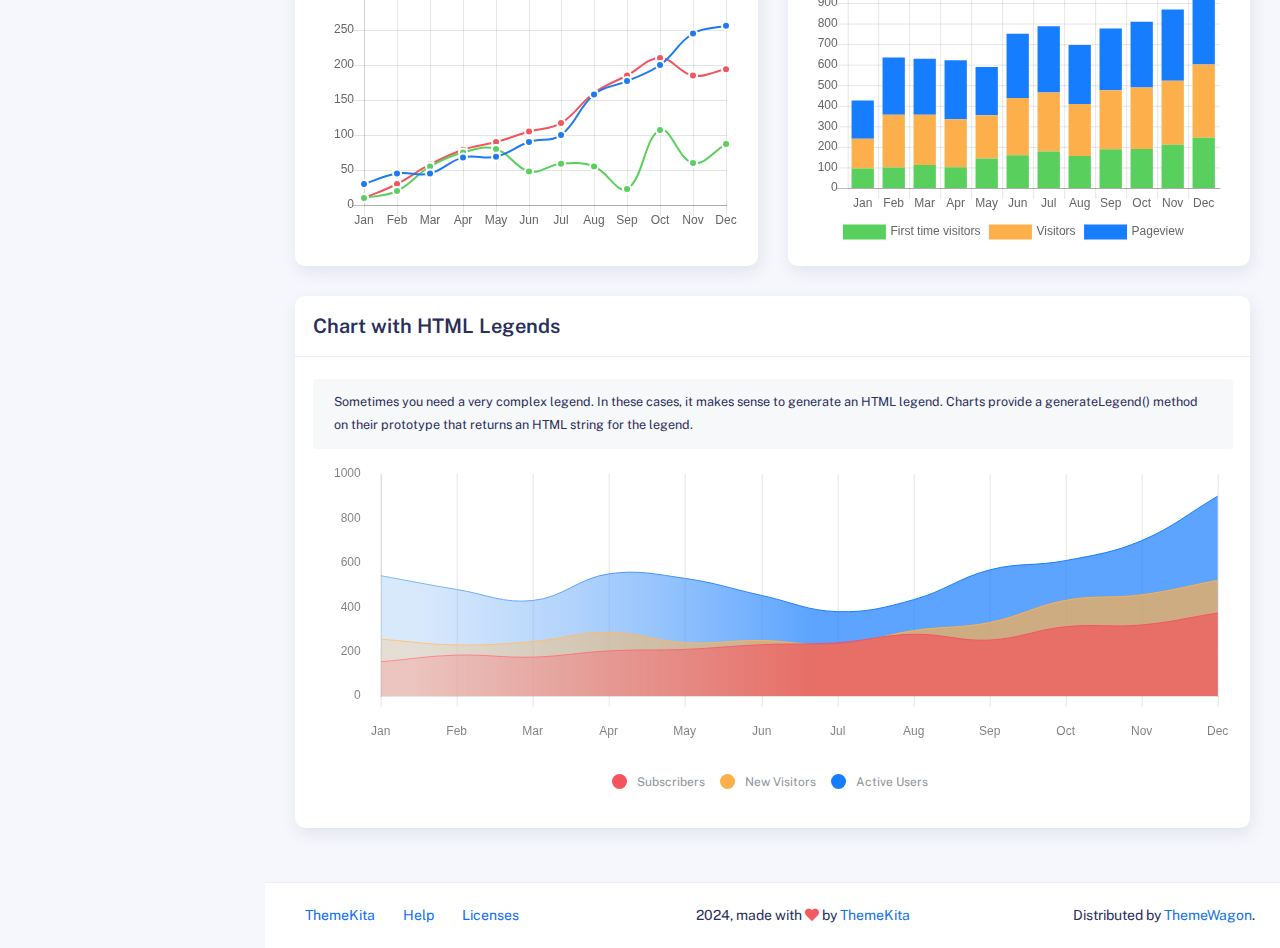
<file: kaiadmin-lite-1.2.0/charts/charts.html>
<!DOCTYPE html>
<html lang="en">
  <head>
    <meta http-equiv="X-UA-Compatible" content="IE=edge" />
    <title>Charts - Kaiadmin Bootstrap 5 Admin Dashboard</title>
    <meta
      content="width=device-width, initial-scale=1.0, shrink-to-fit=no"
      name="viewport"
    />
    <link
      rel="icon"
      href="../assets/img/kaiadmin/favicon.ico"
      type="image/x-icon"
    />

    <!-- Fonts and icons -->
    <script src="../assets/js/plugin/webfont/webfont.min.js"></script>
    <script>
      WebFont.load({
        google: { families: ["Public Sans:300,400,500,600,700"] },
        custom: {
          families: [
            "Font Awesome 5 Solid",
            "Font Awesome 5 Regular",
            "Font Awesome 5 Brands",
            "simple-line-icons",
          ],
          urls: ["../assets/css/fonts.min.css"],
        },
        active: function () {
          sessionStorage.fonts = true;
        },
      });
    </script>

    <!-- CSS Files -->
    <link rel="stylesheet" href="../assets/css/bootstrap.min.css" />
    <link rel="stylesheet" href="../assets/css/plugins.min.css" />
    <link rel="stylesheet" href="../assets/css/kaiadmin.min.css" />

    <!-- CSS Just for demo purpose, don't include it in your project -->
    <link rel="stylesheet" href="../assets/css/demo.css" />
  </head>
  <body>
    <div class="wrapper">
      <!-- Sidebar -->
      <div class="sidebar" data-background-color="dark">
        <div class="sidebar-logo">
          <!-- Logo Header -->
          <div class="logo-header" data-background-color="dark">
            <a href="../index.html" class="logo">
              <img
                src="../assets/img/kaiadmin/logo_light.svg"
                alt="navbar brand"
                class="navbar-brand"
                height="20"
              />
            </a>
            <div class="nav-toggle">
              <button class="btn btn-toggle toggle-sidebar">
                <i class="gg-menu-right"></i>
              </button>
              <button class="btn btn-toggle sidenav-toggler">
                <i class="gg-menu-left"></i>
              </button>
            </div>
            <button class="topbar-toggler more">
              <i class="gg-more-vertical-alt"></i>
            </button>
          </div>
          <!-- End Logo Header -->
        </div>
        <div class="sidebar-wrapper scrollbar scrollbar-inner">
          <div class="sidebar-content">
            <ul class="nav nav-secondary">
              <li class="nav-item">
                <a
                  data-bs-toggle="collapse"
                  href="#dashboard"
                  class="collapsed"
                  aria-expanded="false"
                >
                  <i class="fas fa-home"></i>
                  <p>Dashboard</p>
                  <span class="caret"></span>
                </a>
                <div class="collapse" id="dashboard">
                  <ul class="nav nav-collapse">
                    <li>
                      <a href="../../demo1/index.html">
                        <span class="sub-item">Dashboard 1</span>
                      </a>
                    </li>
                  </ul>
                </div>
              </li>
              <li class="nav-section">
                <span class="sidebar-mini-icon">
                  <i class="fa fa-ellipsis-h"></i>
                </span>
                <h4 class="text-section">Components</h4>
              </li>
              <li class="nav-item">
                <a data-bs-toggle="collapse" href="#base">
                  <i class="fas fa-layer-group"></i>
                  <p>Base</p>
                  <span class="caret"></span>
                </a>
                <div class="collapse" id="base">
                  <ul class="nav nav-collapse">
                    <li>
                      <a href="../components/avatars.html">
                        <span class="sub-item">Avatars</span>
                      </a>
                    </li>
                    <li>
                      <a href="../components/buttons.html">
                        <span class="sub-item">Buttons</span>
                      </a>
                    </li>
                    <li>
                      <a href="../components/gridsystem.html">
                        <span class="sub-item">Grid System</span>
                      </a>
                    </li>
                    <li>
                      <a href="../components/panels.html">
                        <span class="sub-item">Panels</span>
                      </a>
                    </li>
                    <li>
                      <a href="../components/notifications.html">
                        <span class="sub-item">Notifications</span>
                      </a>
                    </li>
                    <li>
                      <a href="../components/sweetalert.html">
                        <span class="sub-item">Sweet Alert</span>
                      </a>
                    </li>
                    <li>
                      <a href="../components/font-awesome-icons.html">
                        <span class="sub-item">Font Awesome Icons</span>
                      </a>
                    </li>
                    <li>
                      <a href="../components/simple-line-icons.html">
                        <span class="sub-item">Simple Line Icons</span>
                      </a>
                    </li>
                    <li>
                      <a href="../components/typography.html">
                        <span class="sub-item">Typography</span>
                      </a>
                    </li>
                  </ul>
                </div>
              </li>
              <li class="nav-item">
                <a data-bs-toggle="collapse" href="#sidebarLayouts">
                  <i class="fas fa-th-list"></i>
                  <p>Sidebar Layouts</p>
                  <span class="caret"></span>
                </a>
                <div class="collapse" id="sidebarLayouts">
                  <ul class="nav nav-collapse">
                    <li>
                      <a href="../sidebar-style-2.html">
                        <span class="sub-item">Sidebar Style 2</span>
                      </a>
                    </li>
                    <li>
                      <a href="../icon-menu.html">
                        <span class="sub-item">Icon Menu</span>
                      </a>
                    </li>
                  </ul>
                </div>
              </li>
              <li class="nav-item">
                <a data-bs-toggle="collapse" href="#forms">
                  <i class="fas fa-pen-square"></i>
                  <p>Forms</p>
                  <span class="caret"></span>
                </a>
                <div class="collapse" id="forms">
                  <ul class="nav nav-collapse">
                    <li>
                      <a href="../forms/forms.html">
                        <span class="sub-item">Basic Form</span>
                      </a>
                    </li>
                  </ul>
                </div>
              </li>
              <li class="nav-item">
                <a data-bs-toggle="collapse" href="#tables">
                  <i class="fas fa-table"></i>
                  <p>Tables</p>
                  <span class="caret"></span>
                </a>
                <div class="collapse" id="tables">
                  <ul class="nav nav-collapse">
                    <li>
                      <a href="../tables/tables.html">
                        <span class="sub-item">Basic Table</span>
                      </a>
                    </li>
                    <li>
                      <a href="../tables/datatables.html">
                        <span class="sub-item">Datatables</span>
                      </a>
                    </li>
                  </ul>
                </div>
              </li>
              <li class="nav-item">
                <a data-bs-toggle="collapse" href="#maps">
                  <i class="fas fa-map-marker-alt"></i>
                  <p>Maps</p>
                  <span class="caret"></span>
                </a>
                <div class="collapse" id="maps">
                  <ul class="nav nav-collapse">
                    <li>
                      <a href="../maps/googlemaps.html">
                        <span class="sub-item">Google Maps</span>
                      </a>
                    </li>
                    <li>
                      <a href="../maps/jsvectormap.html">
                        <span class="sub-item">Jsvectormap</span>
                      </a>
                    </li>
                  </ul>
                </div>
              </li>
              <li class="nav-item active submenu">
                <a data-bs-toggle="collapse" href="#charts">
                  <i class="far fa-chart-bar"></i>
                  <p>Charts</p>
                  <span class="caret"></span>
                </a>
                <div class="collapse show" id="charts">
                  <ul class="nav nav-collapse">
                    <li class="active">
                      <a href="../charts/charts.html">
                        <span class="sub-item">Chart Js</span>
                      </a>
                    </li>
                    <li>
                      <a href="../charts/sparkline.html">
                        <span class="sub-item">Sparkline</span>
                      </a>
                    </li>
                  </ul>
                </div>
              </li>
              <li class="nav-item">
                <a href="../widgets.html">
                  <i class="fas fa-desktop"></i>
                  <p>Widgets</p>
                  <span class="badge badge-success">4</span>
                </a>
              </li>
              <li class="nav-item">
                <a href="../../../documentation/index.html">
                  <i class="fas fa-file"></i>
                  <p>Documentation</p>
                  <span class="badge badge-secondary">1</span>
                </a>
              </li>
              <li class="nav-item">
                <a data-bs-toggle="collapse" href="#submenu">
                  <i class="fas fa-bars"></i>
                  <p>Menu Levels</p>
                  <span class="caret"></span>
                </a>
                <div class="collapse" id="submenu">
                  <ul class="nav nav-collapse">
                    <li>
                      <a data-bs-toggle="collapse" href="#subnav1">
                        <span class="sub-item">Level 1</span>
                        <span class="caret"></span>
                      </a>
                      <div class="collapse" id="subnav1">
                        <ul class="nav nav-collapse subnav">
                          <li>
                            <a href="#">
                              <span class="sub-item">Level 2</span>
                            </a>
                          </li>
                          <li>
                            <a href="#">
                              <span class="sub-item">Level 2</span>
                            </a>
                          </li>
                        </ul>
                      </div>
                    </li>
                    <li>
                      <a data-bs-toggle="collapse" href="#subnav2">
                        <span class="sub-item">Level 1</span>
                        <span class="caret"></span>
                      </a>
                      <div class="collapse" id="subnav2">
                        <ul class="nav nav-collapse subnav">
                          <li>
                            <a href="#">
                              <span class="sub-item">Level 2</span>
                            </a>
                          </li>
                        </ul>
                      </div>
                    </li>
                    <li>
                      <a href="#">
                        <span class="sub-item">Level 1</span>
                      </a>
                    </li>
                  </ul>
                </div>
              </li>
            </ul>
          </div>
        </div>
      </div>
      <!-- End Sidebar -->

      <div class="main-panel">
        <div class="main-header">
          <div class="main-header-logo">
            <!-- Logo Header -->
            <div class="logo-header" data-background-color="dark">
              <a href="../index.html" class="logo">
                <img
                  src="../assets/img/kaiadmin/logo_light.svg"
                  alt="navbar brand"
                  class="navbar-brand"
                  height="20"
                />
              </a>
              <div class="nav-toggle">
                <button class="btn btn-toggle toggle-sidebar">
                  <i class="gg-menu-right"></i>
                </button>
                <button class="btn btn-toggle sidenav-toggler">
                  <i class="gg-menu-left"></i>
                </button>
              </div>
              <button class="topbar-toggler more">
                <i class="gg-more-vertical-alt"></i>
              </button>
            </div>
            <!-- End Logo Header -->
          </div>
          <!-- Navbar Header -->
          <nav
            class="navbar navbar-header navbar-header-transparent navbar-expand-lg border-bottom"
          >
            <div class="container-fluid">
              <nav
                class="navbar navbar-header-left navbar-expand-lg navbar-form nav-search p-0 d-none d-lg-flex"
              >
                <div class="input-group">
                  <div class="input-group-prepend">
                    <button type="submit" class="btn btn-search pe-1">
                      <i class="fa fa-search search-icon"></i>
                    </button>
                  </div>
                  <input
                    type="text"
                    placeholder="Search ..."
                    class="form-control"
                  />
                </div>
              </nav>

              <ul class="navbar-nav topbar-nav ms-md-auto align-items-center">
                <li
                  class="nav-item topbar-icon dropdown hidden-caret d-flex d-lg-none"
                >
                  <a
                    class="nav-link dropdown-toggle"
                    data-bs-toggle="dropdown"
                    href="#"
                    role="button"
                    aria-expanded="false"
                    aria-haspopup="true"
                  >
                    <i class="fa fa-search"></i>
                  </a>
                  <ul class="dropdown-menu dropdown-search animated fadeIn">
                    <form class="navbar-left navbar-form nav-search">
                      <div class="input-group">
                        <input
                          type="text"
                          placeholder="Search ..."
                          class="form-control"
                        />
                      </div>
                    </form>
                  </ul>
                </li>
                <li class="nav-item topbar-icon dropdown hidden-caret">
                  <a
                    class="nav-link dropdown-toggle"
                    href="#"
                    id="messageDropdown"
                    role="button"
                    data-bs-toggle="dropdown"
                    aria-haspopup="true"
                    aria-expanded="false"
                  >
                    <i class="fa fa-envelope"></i>
                  </a>
                  <ul
                    class="dropdown-menu messages-notif-box animated fadeIn"
                    aria-labelledby="messageDropdown"
                  >
                    <li>
                      <div
                        class="dropdown-title d-flex justify-content-between align-items-center"
                      >
                        Messages
                        <a href="#" class="small">Mark all as read</a>
                      </div>
                    </li>
                    <li>
                      <div class="message-notif-scroll scrollbar-outer">
                        <div class="notif-center">
                          <a href="#">
                            <div class="notif-img">
                              <img
                                src="../assets/img/jm_denis.jpg"
                                alt="Img Profile"
                              />
                            </div>
                            <div class="notif-content">
                              <span class="subject">Jimmy Denis</span>
                              <span class="block"> How are you ? </span>
                              <span class="time">5 minutes ago</span>
                            </div>
                          </a>
                          <a href="#">
                            <div class="notif-img">
                              <img
                                src="../assets/img/chadengle.jpg"
                                alt="Img Profile"
                              />
                            </div>
                            <div class="notif-content">
                              <span class="subject">Chad</span>
                              <span class="block"> Ok, Thanks ! </span>
                              <span class="time">12 minutes ago</span>
                            </div>
                          </a>
                          <a href="#">
                            <div class="notif-img">
                              <img
                                src="../assets/img/mlane.jpg"
                                alt="Img Profile"
                              />
                            </div>
                            <div class="notif-content">
                              <span class="subject">Jhon Doe</span>
                              <span class="block">
                                Ready for the meeting today...
                              </span>
                              <span class="time">12 minutes ago</span>
                            </div>
                          </a>
                          <a href="#">
                            <div class="notif-img">
                              <img
                                src="../assets/img/talha.jpg"
                                alt="Img Profile"
                              />
                            </div>
                            <div class="notif-content">
                              <span class="subject">Talha</span>
                              <span class="block"> Hi, Apa Kabar ? </span>
                              <span class="time">17 minutes ago</span>
                            </div>
                          </a>
                        </div>
                      </div>
                    </li>
                    <li>
                      <a class="see-all" href="javascript:void(0);"
                        >See all messages<i class="fa fa-angle-right"></i>
                      </a>
                    </li>
                  </ul>
                </li>
                <li class="nav-item topbar-icon dropdown hidden-caret">
                  <a
                    class="nav-link dropdown-toggle"
                    href="#"
                    id="notifDropdown"
                    role="button"
                    data-bs-toggle="dropdown"
                    aria-haspopup="true"
                    aria-expanded="false"
                  >
                    <i class="fa fa-bell"></i>
                    <span class="notification">4</span>
                  </a>
                  <ul
                    class="dropdown-menu notif-box animated fadeIn"
                    aria-labelledby="notifDropdown"
                  >
                    <li>
                      <div class="dropdown-title">
                        You have 4 new notification
                      </div>
                    </li>
                    <li>
                      <div class="notif-scroll scrollbar-outer">
                        <div class="notif-center">
                          <a href="#">
                            <div class="notif-icon notif-primary">
                              <i class="fa fa-user-plus"></i>
                            </div>
                            <div class="notif-content">
                              <span class="block"> New user registered </span>
                              <span class="time">5 minutes ago</span>
                            </div>
                          </a>
                          <a href="#">
                            <div class="notif-icon notif-success">
                              <i class="fa fa-comment"></i>
                            </div>
                            <div class="notif-content">
                              <span class="block">
                                Rahmad commented on Admin
                              </span>
                              <span class="time">12 minutes ago</span>
                            </div>
                          </a>
                          <a href="#">
                            <div class="notif-img">
                              <img
                                src="../assets/img/profile2.jpg"
                                alt="Img Profile"
                              />
                            </div>
                            <div class="notif-content">
                              <span class="block">
                                Reza send messages to you
                              </span>
                              <span class="time">12 minutes ago</span>
                            </div>
                          </a>
                          <a href="#">
                            <div class="notif-icon notif-danger">
                              <i class="fa fa-heart"></i>
                            </div>
                            <div class="notif-content">
                              <span class="block"> Farrah liked Admin </span>
                              <span class="time">17 minutes ago</span>
                            </div>
                          </a>
                        </div>
                      </div>
                    </li>
                    <li>
                      <a class="see-all" href="javascript:void(0);"
                        >See all notifications<i class="fa fa-angle-right"></i>
                      </a>
                    </li>
                  </ul>
                </li>
                <li class="nav-item topbar-icon dropdown hidden-caret">
                  <a
                    class="nav-link"
                    data-bs-toggle="dropdown"
                    href="#"
                    aria-expanded="false"
                  >
                    <i class="fas fa-layer-group"></i>
                  </a>
                  <div class="dropdown-menu quick-actions animated fadeIn">
                    <div class="quick-actions-header">
                      <span class="title mb-1">Quick Actions</span>
                      <span class="subtitle op-7">Shortcuts</span>
                    </div>
                    <div class="quick-actions-scroll scrollbar-outer">
                      <div class="quick-actions-items">
                        <div class="row m-0">
                          <a class="col-6 col-md-4 p-0" href="#">
                            <div class="quick-actions-item">
                              <div class="avatar-item bg-danger rounded-circle">
                                <i class="far fa-calendar-alt"></i>
                              </div>
                              <span class="text">Calendar</span>
                            </div>
                          </a>
                          <a class="col-6 col-md-4 p-0" href="#">
                            <div class="quick-actions-item">
                              <div
                                class="avatar-item bg-warning rounded-circle"
                              >
                                <i class="fas fa-map"></i>
                              </div>
                              <span class="text">Maps</span>
                            </div>
                          </a>
                          <a class="col-6 col-md-4 p-0" href="#">
                            <div class="quick-actions-item">
                              <div class="avatar-item bg-info rounded-circle">
                                <i class="fas fa-file-excel"></i>
                              </div>
                              <span class="text">Reports</span>
                            </div>
                          </a>
                          <a class="col-6 col-md-4 p-0" href="#">
                            <div class="quick-actions-item">
                              <div
                                class="avatar-item bg-success rounded-circle"
                              >
                                <i class="fas fa-envelope"></i>
                              </div>
                              <span class="text">Emails</span>
                            </div>
                          </a>
                          <a class="col-6 col-md-4 p-0" href="#">
                            <div class="quick-actions-item">
                              <div
                                class="avatar-item bg-primary rounded-circle"
                              >
                                <i class="fas fa-file-invoice-dollar"></i>
                              </div>
                              <span class="text">Invoice</span>
                            </div>
                          </a>
                          <a class="col-6 col-md-4 p-0" href="#">
                            <div class="quick-actions-item">
                              <div
                                class="avatar-item bg-secondary rounded-circle"
                              >
                                <i class="fas fa-credit-card"></i>
                              </div>
                              <span class="text">Payments</span>
                            </div>
                          </a>
                        </div>
                      </div>
                    </div>
                  </div>
                </li>

                <li class="nav-item topbar-user dropdown hidden-caret">
                  <a
                    class="dropdown-toggle profile-pic"
                    data-bs-toggle="dropdown"
                    href="#"
                    aria-expanded="false"
                  >
                    <div class="avatar-sm">
                      <img
                        src="../assets/img/profile.jpg"
                        alt="..."
                        class="avatar-img rounded-circle"
                      />
                    </div>
                    <span class="profile-username">
                      <span class="op-7">Hi,</span>
                      <span class="fw-bold">Hizrian</span>
                    </span>
                  </a>
                  <ul class="dropdown-menu dropdown-user animated fadeIn">
                    <div class="dropdown-user-scroll scrollbar-outer">
                      <li>
                        <div class="user-box">
                          <div class="avatar-lg">
                            <img
                              src="../assets/img/profile.jpg"
                              alt="image profile"
                              class="avatar-img rounded"
                            />
                          </div>
                          <div class="u-text">
                            <h4>Hizrian</h4>
                            <p class="text-muted">hello@example.com</p>
                            <a
                              href="profile.html"
                              class="btn btn-xs btn-secondary btn-sm"
                              >View Profile</a
                            >
                          </div>
                        </div>
                      </li>
                      <li>
                        <div class="dropdown-divider"></div>
                        <a class="dropdown-item" href="#">My Profile</a>
                        <a class="dropdown-item" href="#">My Balance</a>
                        <a class="dropdown-item" href="#">Inbox</a>
                        <div class="dropdown-divider"></div>
                        <a class="dropdown-item" href="#">Account Setting</a>
                        <div class="dropdown-divider"></div>
                        <a class="dropdown-item" href="#">Logout</a>
                      </li>
                    </div>
                  </ul>
                </li>
              </ul>
            </div>
          </nav>
          <!-- End Navbar -->
        </div>

        <div class="container">
          <div class="page-inner">
            <h3 class="fw-bold mb-3">Chart.js</h3>
            <div class="page-category">
              Simple yet flexible JavaScript charting for designers &
              developers. Please checkout their
              <a href="http://www.chartjs.org/" target="_blank"
                >full documentation</a
              >.
            </div>
            <div class="row">
              <div class="col-md-6">
                <div class="card">
                  <div class="card-header">
                    <div class="card-title">Line Chart</div>
                  </div>
                  <div class="card-body">
                    <div class="chart-container">
                      <canvas id="lineChart"></canvas>
                    </div>
                  </div>
                </div>
              </div>
              <div class="col-md-6">
                <div class="card">
                  <div class="card-header">
                    <div class="card-title">Bar Chart</div>
                  </div>
                  <div class="card-body">
                    <div class="chart-container">
                      <canvas id="barChart"></canvas>
                    </div>
                  </div>
                </div>
              </div>
              <div class="col-md-6">
                <div class="card">
                  <div class="card-header">
                    <div class="card-title">Pie Chart</div>
                  </div>
                  <div class="card-body">
                    <div class="chart-container">
                      <canvas
                        id="pieChart"
                        style="width: 50%; height: 50%"
                      ></canvas>
                    </div>
                  </div>
                </div>
              </div>
              <div class="col-md-6">
                <div class="card">
                  <div class="card-header">
                    <div class="card-title">Doughnut Chart</div>
                  </div>
                  <div class="card-body">
                    <div class="chart-container">
                      <canvas
                        id="doughnutChart"
                        style="width: 50%; height: 50%"
                      ></canvas>
                    </div>
                  </div>
                </div>
              </div>
              <div class="col-md-6">
                <div class="card">
                  <div class="card-header">
                    <div class="card-title">Radar Chart</div>
                  </div>
                  <div class="card-body">
                    <div class="chart-container">
                      <canvas id="radarChart"></canvas>
                    </div>
                  </div>
                </div>
              </div>
              <div class="col-md-6">
                <div class="card">
                  <div class="card-header">
                    <div class="card-title">Bubble Chart</div>
                  </div>
                  <div class="card-body">
                    <div class="chart-container">
                      <canvas id="bubbleChart"></canvas>
                    </div>
                  </div>
                </div>
              </div>
              <div class="col-md-6">
                <div class="card">
                  <div class="card-header">
                    <div class="card-title">Multiple Line Chart</div>
                  </div>
                  <div class="card-body">
                    <div class="chart-container">
                      <canvas id="multipleLineChart"></canvas>
                    </div>
                  </div>
                </div>
              </div>
              <div class="col-md-6">
                <div class="card">
                  <div class="card-header">
                    <div class="card-title">Multiple Bar Chart</div>
                  </div>
                  <div class="card-body">
                    <div class="chart-container">
                      <canvas id="multipleBarChart"></canvas>
                    </div>
                  </div>
                </div>
              </div>
              <div class="col-md-12">
                <div class="card">
                  <div class="card-header">
                    <div class="card-title">Chart with HTML Legends</div>
                  </div>
                  <div class="card-body">
                    <div class="card-sub">
                      Sometimes you need a very complex legend. In these cases,
                      it makes sense to generate an HTML legend. Charts provide
                      a generateLegend() method on their prototype that returns
                      an HTML string for the legend.
                    </div>
                    <div class="chart-container">
                      <canvas id="htmlLegendsChart"></canvas>
                    </div>
                    <div id="myChartLegend"></div>
                  </div>
                </div>
              </div>
            </div>
          </div>
        </div>

        <footer class="footer">
          <div class="container-fluid d-flex justify-content-between">
            <nav class="pull-left">
              <ul class="nav">
                <li class="nav-item">
                  <a class="nav-link" href="http://www.themekita.com">
                    ThemeKita
                  </a>
                </li>
                <li class="nav-item">
                  <a class="nav-link" href="#"> Help </a>
                </li>
                <li class="nav-item">
                  <a class="nav-link" href="#"> Licenses </a>
                </li>
              </ul>
            </nav>
            <div class="copyright">
              2024, made with <i class="fa fa-heart heart text-danger"></i> by
              <a href="http://www.themekita.com">ThemeKita</a>
            </div>
            <div>
              Distributed by
              <a target="_blank" href="https://themewagon.com/">ThemeWagon</a>.
            </div>
          </div>
        </footer>
      </div>

      <!-- Custom template | don't include it in your project! -->
      <div class="custom-template">
        <div class="title">Settings</div>
        <div class="custom-content">
          <div class="switcher">
            <div class="switch-block">
              <h4>Logo Header</h4>
              <div class="btnSwitch">
                <button
                  type="button"
                  class="selected changeLogoHeaderColor"
                  data-color="dark"
                ></button>
                <button
                  type="button"
                  class="selected changeLogoHeaderColor"
                  data-color="blue"
                ></button>
                <button
                  type="button"
                  class="changeLogoHeaderColor"
                  data-color="purple"
                ></button>
                <button
                  type="button"
                  class="changeLogoHeaderColor"
                  data-color="light-blue"
                ></button>
                <button
                  type="button"
                  class="changeLogoHeaderColor"
                  data-color="green"
                ></button>
                <button
                  type="button"
                  class="changeLogoHeaderColor"
                  data-color="orange"
                ></button>
                <button
                  type="button"
                  class="changeLogoHeaderColor"
                  data-color="red"
                ></button>
                <button
                  type="button"
                  class="changeLogoHeaderColor"
                  data-color="white"
                ></button>
                <br />
                <button
                  type="button"
                  class="changeLogoHeaderColor"
                  data-color="dark2"
                ></button>
                <button
                  type="button"
                  class="changeLogoHeaderColor"
                  data-color="blue2"
                ></button>
                <button
                  type="button"
                  class="changeLogoHeaderColor"
                  data-color="purple2"
                ></button>
                <button
                  type="button"
                  class="changeLogoHeaderColor"
                  data-color="light-blue2"
                ></button>
                <button
                  type="button"
                  class="changeLogoHeaderColor"
                  data-color="green2"
                ></button>
                <button
                  type="button"
                  class="changeLogoHeaderColor"
                  data-color="orange2"
                ></button>
                <button
                  type="button"
                  class="changeLogoHeaderColor"
                  data-color="red2"
                ></button>
              </div>
            </div>
            <div class="switch-block">
              <h4>Navbar Header</h4>
              <div class="btnSwitch">
                <button
                  type="button"
                  class="changeTopBarColor"
                  data-color="dark"
                ></button>
                <button
                  type="button"
                  class="changeTopBarColor"
                  data-color="blue"
                ></button>
                <button
                  type="button"
                  class="changeTopBarColor"
                  data-color="purple"
                ></button>
                <button
                  type="button"
                  class="changeTopBarColor"
                  data-color="light-blue"
                ></button>
                <button
                  type="button"
                  class="changeTopBarColor"
                  data-color="green"
                ></button>
                <button
                  type="button"
                  class="changeTopBarColor"
                  data-color="orange"
                ></button>
                <button
                  type="button"
                  class="changeTopBarColor"
                  data-color="red"
                ></button>
                <button
                  type="button"
                  class="changeTopBarColor"
                  data-color="white"
                ></button>
                <br />
                <button
                  type="button"
                  class="changeTopBarColor"
                  data-color="dark2"
                ></button>
                <button
                  type="button"
                  class="selected changeTopBarColor"
                  data-color="blue2"
                ></button>
                <button
                  type="button"
                  class="changeTopBarColor"
                  data-color="purple2"
                ></button>
                <button
                  type="button"
                  class="changeTopBarColor"
                  data-color="light-blue2"
                ></button>
                <button
                  type="button"
                  class="changeTopBarColor"
                  data-color="green2"
                ></button>
                <button
                  type="button"
                  class="changeTopBarColor"
                  data-color="orange2"
                ></button>
                <button
                  type="button"
                  class="changeTopBarColor"
                  data-color="red2"
                ></button>
              </div>
            </div>
            <div class="switch-block">
              <h4>Sidebar</h4>
              <div class="btnSwitch">
                <button
                  type="button"
                  class="selected changeSideBarColor"
                  data-color="white"
                ></button>
                <button
                  type="button"
                  class="changeSideBarColor"
                  data-color="dark"
                ></button>
                <button
                  type="button"
                  class="changeSideBarColor"
                  data-color="dark2"
                ></button>
              </div>
            </div>
          </div>
        </div>
        <div class="custom-toggle">
          <i class="icon-settings"></i>
        </div>
      </div>
      <!-- End Custom template -->
    </div>
    <!--   Core JS Files   -->
    <script src="../assets/js/core/jquery-3.7.1.min.js"></script>
    <script src="../assets/js/core/popper.min.js"></script>
    <script src="../assets/js/core/bootstrap.min.js"></script>
    <!-- Chart JS -->
    <script src="../assets/js/plugin/chart.js/chart.min.js"></script>
    <!-- jQuery Scrollbar -->
    <script src="../assets/js/plugin/jquery-scrollbar/jquery.scrollbar.min.js"></script>
    <!-- Kaiadmin JS -->
    <script src="../assets/js/kaiadmin.min.js"></script>
    <!-- Kaiadmin DEMO methods, don't include it in your project! -->
    <script src="../assets/js/setting-demo2.js"></script>
    <script>
      var lineChart = document.getElementById("lineChart").getContext("2d"),
        barChart = document.getElementById("barChart").getContext("2d"),
        pieChart = document.getElementById("pieChart").getContext("2d"),
        doughnutChart = document
          .getElementById("doughnutChart")
          .getContext("2d"),
        radarChart = document.getElementById("radarChart").getContext("2d"),
        bubbleChart = document.getElementById("bubbleChart").getContext("2d"),
        multipleLineChart = document
          .getElementById("multipleLineChart")
          .getContext("2d"),
        multipleBarChart = document
          .getElementById("multipleBarChart")
          .getContext("2d"),
        htmlLegendsChart = document
          .getElementById("htmlLegendsChart")
          .getContext("2d");

      var myLineChart = new Chart(lineChart, {
        type: "line",
        data: {
          labels: [
            "Jan",
            "Feb",
            "Mar",
            "Apr",
            "May",
            "Jun",
            "Jul",
            "Aug",
            "Sep",
            "Oct",
            "Nov",
            "Dec",
          ],
          datasets: [
            {
              label: "Active Users",
              borderColor: "#1d7af3",
              pointBorderColor: "#FFF",
              pointBackgroundColor: "#1d7af3",
              pointBorderWidth: 2,
              pointHoverRadius: 4,
              pointHoverBorderWidth: 1,
              pointRadius: 4,
              backgroundColor: "transparent",
              fill: true,
              borderWidth: 2,
              data: [
                542, 480, 430, 550, 530, 453, 380, 434, 568, 610, 700, 900,
              ],
            },
          ],
        },
        options: {
          responsive: true,
          maintainAspectRatio: false,
          legend: {
            position: "bottom",
            labels: {
              padding: 10,
              fontColor: "#1d7af3",
            },
          },
          tooltips: {
            bodySpacing: 4,
            mode: "nearest",
            intersect: 0,
            position: "nearest",
            xPadding: 10,
            yPadding: 10,
            caretPadding: 10,
          },
          layout: {
            padding: { left: 15, right: 15, top: 15, bottom: 15 },
          },
        },
      });

      var myBarChart = new Chart(barChart, {
        type: "bar",
        data: {
          labels: [
            "Jan",
            "Feb",
            "Mar",
            "Apr",
            "May",
            "Jun",
            "Jul",
            "Aug",
            "Sep",
            "Oct",
            "Nov",
            "Dec",
          ],
          datasets: [
            {
              label: "Sales",
              backgroundColor: "rgb(23, 125, 255)",
              borderColor: "rgb(23, 125, 255)",
              data: [3, 2, 9, 5, 4, 6, 4, 6, 7, 8, 7, 4],
            },
          ],
        },
        options: {
          responsive: true,
          maintainAspectRatio: false,
          scales: {
            yAxes: [
              {
                ticks: {
                  beginAtZero: true,
                },
              },
            ],
          },
        },
      });

      var myPieChart = new Chart(pieChart, {
        type: "pie",
        data: {
          datasets: [
            {
              data: [50, 35, 15],
              backgroundColor: ["#1d7af3", "#f3545d", "#fdaf4b"],
              borderWidth: 0,
            },
          ],
          labels: ["New Visitors", "Subscribers", "Active Users"],
        },
        options: {
          responsive: true,
          maintainAspectRatio: false,
          legend: {
            position: "bottom",
            labels: {
              fontColor: "rgb(154, 154, 154)",
              fontSize: 11,
              usePointStyle: true,
              padding: 20,
            },
          },
          pieceLabel: {
            render: "percentage",
            fontColor: "white",
            fontSize: 14,
          },
          tooltips: false,
          layout: {
            padding: {
              left: 20,
              right: 20,
              top: 20,
              bottom: 20,
            },
          },
        },
      });

      var myDoughnutChart = new Chart(doughnutChart, {
        type: "doughnut",
        data: {
          datasets: [
            {
              data: [10, 20, 30],
              backgroundColor: ["#f3545d", "#fdaf4b", "#1d7af3"],
            },
          ],

          labels: ["Red", "Yellow", "Blue"],
        },
        options: {
          responsive: true,
          maintainAspectRatio: false,
          legend: {
            position: "bottom",
          },
          layout: {
            padding: {
              left: 20,
              right: 20,
              top: 20,
              bottom: 20,
            },
          },
        },
      });

      var myRadarChart = new Chart(radarChart, {
        type: "radar",
        data: {
          labels: ["Running", "Swimming", "Eating", "Cycling", "Jumping"],
          datasets: [
            {
              data: [20, 10, 30, 2, 30],
              borderColor: "#1d7af3",
              backgroundColor: "rgba(29, 122, 243, 0.25)",
              pointBackgroundColor: "#1d7af3",
              pointHoverRadius: 4,
              pointRadius: 3,
              label: "Team 1",
            },
            {
              data: [10, 20, 15, 30, 22],
              borderColor: "#716aca",
              backgroundColor: "rgba(113, 106, 202, 0.25)",
              pointBackgroundColor: "#716aca",
              pointHoverRadius: 4,
              pointRadius: 3,
              label: "Team 2",
            },
          ],
        },
        options: {
          responsive: true,
          maintainAspectRatio: false,
          legend: {
            position: "bottom",
          },
        },
      });

      var myBubbleChart = new Chart(bubbleChart, {
        type: "bubble",
        data: {
          datasets: [
            {
              label: "Car",
              data: [
                { x: 25, y: 17, r: 25 },
                { x: 30, y: 25, r: 28 },
                { x: 35, y: 30, r: 8 },
              ],
              backgroundColor: "#716aca",
            },
            {
              label: "Motorcycles",
              data: [
                { x: 10, y: 17, r: 20 },
                { x: 30, y: 10, r: 7 },
                { x: 35, y: 20, r: 10 },
              ],
              backgroundColor: "#1d7af3",
            },
          ],
        },
        options: {
          responsive: true,
          maintainAspectRatio: false,
          legend: {
            position: "bottom",
          },
          scales: {
            yAxes: [
              {
                ticks: {
                  beginAtZero: true,
                },
              },
            ],
            xAxes: [
              {
                ticks: {
                  beginAtZero: true,
                },
              },
            ],
          },
        },
      });

      var myMultipleLineChart = new Chart(multipleLineChart, {
        type: "line",
        data: {
          labels: [
            "Jan",
            "Feb",
            "Mar",
            "Apr",
            "May",
            "Jun",
            "Jul",
            "Aug",
            "Sep",
            "Oct",
            "Nov",
            "Dec",
          ],
          datasets: [
            {
              label: "Python",
              borderColor: "#1d7af3",
              pointBorderColor: "#FFF",
              pointBackgroundColor: "#1d7af3",
              pointBorderWidth: 2,
              pointHoverRadius: 4,
              pointHoverBorderWidth: 1,
              pointRadius: 4,
              backgroundColor: "transparent",
              fill: true,
              borderWidth: 2,
              data: [30, 45, 45, 68, 69, 90, 100, 158, 177, 200, 245, 256],
            },
            {
              label: "PHP",
              borderColor: "#59d05d",
              pointBorderColor: "#FFF",
              pointBackgroundColor: "#59d05d",
              pointBorderWidth: 2,
              pointHoverRadius: 4,
              pointHoverBorderWidth: 1,
              pointRadius: 4,
              backgroundColor: "transparent",
              fill: true,
              borderWidth: 2,
              data: [10, 20, 55, 75, 80, 48, 59, 55, 23, 107, 60, 87],
            },
            {
              label: "Ruby",
              borderColor: "#f3545d",
              pointBorderColor: "#FFF",
              pointBackgroundColor: "#f3545d",
              pointBorderWidth: 2,
              pointHoverRadius: 4,
              pointHoverBorderWidth: 1,
              pointRadius: 4,
              backgroundColor: "transparent",
              fill: true,
              borderWidth: 2,
              data: [10, 30, 58, 79, 90, 105, 117, 160, 185, 210, 185, 194],
            },
          ],
        },
        options: {
          responsive: true,
          maintainAspectRatio: false,
          legend: {
            position: "top",
          },
          tooltips: {
            bodySpacing: 4,
            mode: "nearest",
            intersect: 0,
            position: "nearest",
            xPadding: 10,
            yPadding: 10,
            caretPadding: 10,
          },
          layout: {
            padding: { left: 15, right: 15, top: 15, bottom: 15 },
          },
        },
      });

      var myMultipleBarChart = new Chart(multipleBarChart, {
        type: "bar",
        data: {
          labels: [
            "Jan",
            "Feb",
            "Mar",
            "Apr",
            "May",
            "Jun",
            "Jul",
            "Aug",
            "Sep",
            "Oct",
            "Nov",
            "Dec",
          ],
          datasets: [
            {
              label: "First time visitors",
              backgroundColor: "#59d05d",
              borderColor: "#59d05d",
              data: [95, 100, 112, 101, 144, 159, 178, 156, 188, 190, 210, 245],
            },
            {
              label: "Visitors",
              backgroundColor: "#fdaf4b",
              borderColor: "#fdaf4b",
              data: [
                145, 256, 244, 233, 210, 279, 287, 253, 287, 299, 312, 356,
              ],
            },
            {
              label: "Pageview",
              backgroundColor: "#177dff",
              borderColor: "#177dff",
              data: [
                185, 279, 273, 287, 234, 312, 322, 286, 301, 320, 346, 399,
              ],
            },
          ],
        },
        options: {
          responsive: true,
          maintainAspectRatio: false,
          legend: {
            position: "bottom",
          },
          title: {
            display: true,
            text: "Traffic Stats",
          },
          tooltips: {
            mode: "index",
            intersect: false,
          },
          responsive: true,
          scales: {
            xAxes: [
              {
                stacked: true,
              },
            ],
            yAxes: [
              {
                stacked: true,
              },
            ],
          },
        },
      });

      // Chart with HTML Legends

      var gradientStroke = htmlLegendsChart.createLinearGradient(
        500,
        0,
        100,
        0
      );
      gradientStroke.addColorStop(0, "#177dff");
      gradientStroke.addColorStop(1, "#80b6f4");

      var gradientFill = htmlLegendsChart.createLinearGradient(500, 0, 100, 0);
      gradientFill.addColorStop(0, "rgba(23, 125, 255, 0.7)");
      gradientFill.addColorStop(1, "rgba(128, 182, 244, 0.3)");

      var gradientStroke2 = htmlLegendsChart.createLinearGradient(
        500,
        0,
        100,
        0
      );
      gradientStroke2.addColorStop(0, "#f3545d");
      gradientStroke2.addColorStop(1, "#ff8990");

      var gradientFill2 = htmlLegendsChart.createLinearGradient(500, 0, 100, 0);
      gradientFill2.addColorStop(0, "rgba(243, 84, 93, 0.7)");
      gradientFill2.addColorStop(1, "rgba(255, 137, 144, 0.3)");

      var gradientStroke3 = htmlLegendsChart.createLinearGradient(
        500,
        0,
        100,
        0
      );
      gradientStroke3.addColorStop(0, "#fdaf4b");
      gradientStroke3.addColorStop(1, "#ffc478");

      var gradientFill3 = htmlLegendsChart.createLinearGradient(500, 0, 100, 0);
      gradientFill3.addColorStop(0, "rgba(253, 175, 75, 0.7)");
      gradientFill3.addColorStop(1, "rgba(255, 196, 120, 0.3)");

      var myHtmlLegendsChart = new Chart(htmlLegendsChart, {
        type: "line",
        data: {
          labels: [
            "Jan",
            "Feb",
            "Mar",
            "Apr",
            "May",
            "Jun",
            "Jul",
            "Aug",
            "Sep",
            "Oct",
            "Nov",
            "Dec",
          ],
          datasets: [
            {
              label: "Subscribers",
              borderColor: gradientStroke2,
              pointBackgroundColor: gradientStroke2,
              pointRadius: 0,
              backgroundColor: gradientFill2,
              legendColor: "#f3545d",
              fill: true,
              borderWidth: 1,
              data: [
                154, 184, 175, 203, 210, 231, 240, 278, 252, 312, 320, 374,
              ],
            },
            {
              label: "New Visitors",
              borderColor: gradientStroke3,
              pointBackgroundColor: gradientStroke3,
              pointRadius: 0,
              backgroundColor: gradientFill3,
              legendColor: "#fdaf4b",
              fill: true,
              borderWidth: 1,
              data: [
                256, 230, 245, 287, 240, 250, 230, 295, 331, 431, 456, 521,
              ],
            },
            {
              label: "Active Users",
              borderColor: gradientStroke,
              pointBackgroundColor: gradientStroke,
              pointRadius: 0,
              backgroundColor: gradientFill,
              legendColor: "#177dff",
              fill: true,
              borderWidth: 1,
              data: [
                542, 480, 430, 550, 530, 453, 380, 434, 568, 610, 700, 900,
              ],
            },
          ],
        },
        options: {
          responsive: true,
          maintainAspectRatio: false,
          legend: {
            display: false,
          },
          tooltips: {
            bodySpacing: 4,
            mode: "nearest",
            intersect: 0,
            position: "nearest",
            xPadding: 10,
            yPadding: 10,
            caretPadding: 10,
          },
          layout: {
            padding: { left: 15, right: 15, top: 15, bottom: 15 },
          },
          scales: {
            yAxes: [
              {
                ticks: {
                  fontColor: "rgba(0,0,0,0.5)",
                  fontStyle: "500",
                  beginAtZero: false,
                  maxTicksLimit: 5,
                  padding: 20,
                },
                gridLines: {
                  drawTicks: false,
                  display: false,
                },
              },
            ],
            xAxes: [
              {
                gridLines: {
                  zeroLineColor: "transparent",
                },
                ticks: {
                  padding: 20,
                  fontColor: "rgba(0,0,0,0.5)",
                  fontStyle: "500",
                },
              },
            ],
          },
          legendCallback: function (chart) {
            var text = [];
            text.push('<ul class="' + chart.id + '-legend html-legend">');
            for (var i = 0; i < chart.data.datasets.length; i++) {
              text.push(
                '<li><span style="background-color:' +
                  chart.data.datasets[i].legendColor +
                  '"></span>'
              );
              if (chart.data.datasets[i].label) {
                text.push(chart.data.datasets[i].label);
              }
              text.push("</li>");
            }
            text.push("</ul>");
            return text.join("");
          },
        },
      });

      var myLegendContainer = document.getElementById("myChartLegend");

      // generate HTML legend
      myLegendContainer.innerHTML = myHtmlLegendsChart.generateLegend();

      // bind onClick event to all LI-tags of the legend
      var legendItems = myLegendContainer.getElementsByTagName("li");
      for (var i = 0; i < legendItems.length; i += 1) {
        legendItems[i].addEventListener("click", legendClickCallback, false);
      }
    </script>
  </body>
</html>
</file>
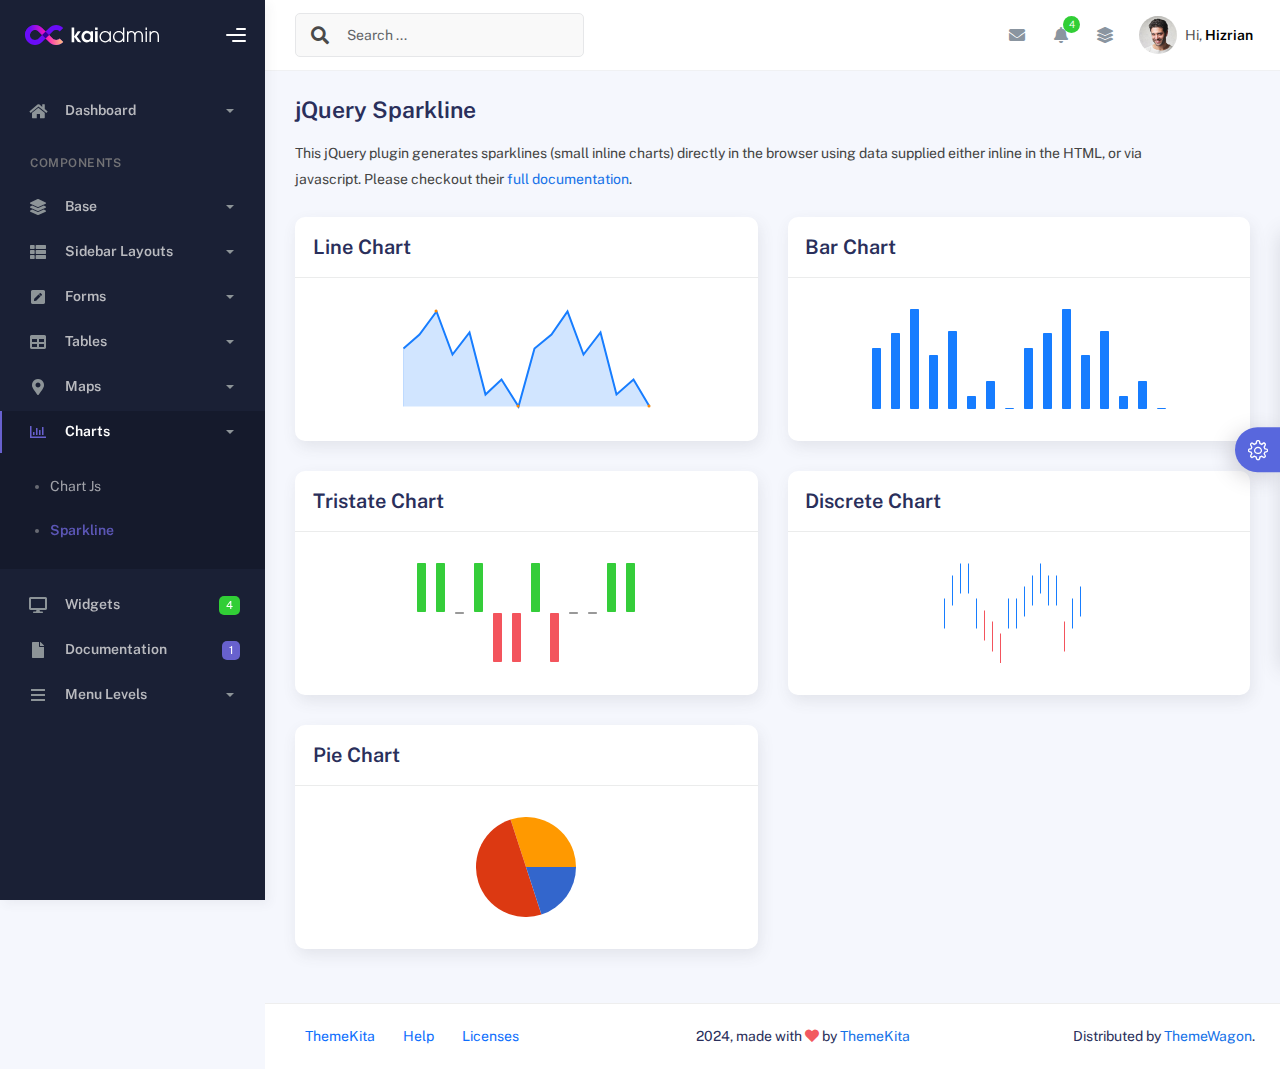
<file: kaiadmin-lite-1.2.0/charts/sparkline.html>
<!DOCTYPE html>
<html lang="en">
  <head>
    <meta http-equiv="X-UA-Compatible" content="IE=edge" />
    <title>Sparkline - Kaiadmin Bootstrap 5 Admin Dashboard</title>
    <meta
      content="width=device-width, initial-scale=1.0, shrink-to-fit=no"
      name="viewport"
    />
    <link
      rel="icon"
      href="../assets/img/kaiadmin/favicon.ico"
      type="image/x-icon"
    />

    <!-- Fonts and icons -->
    <script src="../assets/js/plugin/webfont/webfont.min.js"></script>
    <script>
      WebFont.load({
        google: { families: ["Public Sans:300,400,500,600,700"] },
        custom: {
          families: [
            "Font Awesome 5 Solid",
            "Font Awesome 5 Regular",
            "Font Awesome 5 Brands",
            "simple-line-icons",
          ],
          urls: ["../assets/css/fonts.min.css"],
        },
        active: function () {
          sessionStorage.fonts = true;
        },
      });
    </script>

    <!-- CSS Files -->
    <link rel="stylesheet" href="../assets/css/bootstrap.min.css" />
    <link rel="stylesheet" href="../assets/css/plugins.min.css" />
    <link rel="stylesheet" href="../assets/css/kaiadmin.min.css" />

    <!-- CSS Just for demo purpose, don't include it in your project -->
    <link rel="stylesheet" href="../assets/css/demo.css" />
  </head>
  <body>
    <div class="wrapper">
      <!-- Sidebar -->
      <div class="sidebar" data-background-color="dark">
        <div class="sidebar-logo">
          <!-- Logo Header -->
          <div class="logo-header" data-background-color="dark">
            <a href="../index.html" class="logo">
              <img
                src="../assets/img/kaiadmin/logo_light.svg"
                alt="navbar brand"
                class="navbar-brand"
                height="20"
              />
            </a>
            <div class="nav-toggle">
              <button class="btn btn-toggle toggle-sidebar">
                <i class="gg-menu-right"></i>
              </button>
              <button class="btn btn-toggle sidenav-toggler">
                <i class="gg-menu-left"></i>
              </button>
            </div>
            <button class="topbar-toggler more">
              <i class="gg-more-vertical-alt"></i>
            </button>
          </div>
          <!-- End Logo Header -->
        </div>
        <div class="sidebar-wrapper scrollbar scrollbar-inner">
          <div class="sidebar-content">
            <ul class="nav nav-secondary">
              <li class="nav-item">
                <a
                  data-bs-toggle="collapse"
                  href="#dashboard"
                  class="collapsed"
                  aria-expanded="false"
                >
                  <i class="fas fa-home"></i>
                  <p>Dashboard</p>
                  <span class="caret"></span>
                </a>
                <div class="collapse" id="dashboard">
                  <ul class="nav nav-collapse">
                    <li>
                      <a href="../../demo1/index.html">
                        <span class="sub-item">Dashboard 1</span>
                      </a>
                    </li>
                  </ul>
                </div>
              </li>
              <li class="nav-section">
                <span class="sidebar-mini-icon">
                  <i class="fa fa-ellipsis-h"></i>
                </span>
                <h4 class="text-section">Components</h4>
              </li>
              <li class="nav-item">
                <a data-bs-toggle="collapse" href="#base">
                  <i class="fas fa-layer-group"></i>
                  <p>Base</p>
                  <span class="caret"></span>
                </a>
                <div class="collapse" id="base">
                  <ul class="nav nav-collapse">
                    <li>
                      <a href="../components/avatars.html">
                        <span class="sub-item">Avatars</span>
                      </a>
                    </li>
                    <li>
                      <a href="../components/buttons.html">
                        <span class="sub-item">Buttons</span>
                      </a>
                    </li>
                    <li>
                      <a href="../components/gridsystem.html">
                        <span class="sub-item">Grid System</span>
                      </a>
                    </li>
                    <li>
                      <a href="../components/panels.html">
                        <span class="sub-item">Panels</span>
                      </a>
                    </li>
                    <li>
                      <a href="../components/notifications.html">
                        <span class="sub-item">Notifications</span>
                      </a>
                    </li>
                    <li>
                      <a href="../components/sweetalert.html">
                        <span class="sub-item">Sweet Alert</span>
                      </a>
                    </li>
                    <li>
                      <a href="../components/font-awesome-icons.html">
                        <span class="sub-item">Font Awesome Icons</span>
                      </a>
                    </li>
                    <li>
                      <a href="../components/simple-line-icons.html">
                        <span class="sub-item">Simple Line Icons</span>
                      </a>
                    </li>
                    <li>
                      <a href="../components/typography.html">
                        <span class="sub-item">Typography</span>
                      </a>
                    </li>
                  </ul>
                </div>
              </li>
              <li class="nav-item">
                <a data-bs-toggle="collapse" href="#sidebarLayouts">
                  <i class="fas fa-th-list"></i>
                  <p>Sidebar Layouts</p>
                  <span class="caret"></span>
                </a>
                <div class="collapse" id="sidebarLayouts">
                  <ul class="nav nav-collapse">
                    <li>
                      <a href="../sidebar-style-2.html">
                        <span class="sub-item">Sidebar Style 2</span>
                      </a>
                    </li>
                    <li>
                      <a href="../icon-menu.html">
                        <span class="sub-item">Icon Menu</span>
                      </a>
                    </li>
                  </ul>
                </div>
              </li>
              <li class="nav-item">
                <a data-bs-toggle="collapse" href="#forms">
                  <i class="fas fa-pen-square"></i>
                  <p>Forms</p>
                  <span class="caret"></span>
                </a>
                <div class="collapse" id="forms">
                  <ul class="nav nav-collapse">
                    <li>
                      <a href="../forms/forms.html">
                        <span class="sub-item">Basic Form</span>
                      </a>
                    </li>
                  </ul>
                </div>
              </li>
              <li class="nav-item">
                <a data-bs-toggle="collapse" href="#tables">
                  <i class="fas fa-table"></i>
                  <p>Tables</p>
                  <span class="caret"></span>
                </a>
                <div class="collapse" id="tables">
                  <ul class="nav nav-collapse">
                    <li>
                      <a href="../tables/tables.html">
                        <span class="sub-item">Basic Table</span>
                      </a>
                    </li>
                    <li>
                      <a href="../tables/datatables.html">
                        <span class="sub-item">Datatables</span>
                      </a>
                    </li>
                  </ul>
                </div>
              </li>
              <li class="nav-item">
                <a data-bs-toggle="collapse" href="#maps">
                  <i class="fas fa-map-marker-alt"></i>
                  <p>Maps</p>
                  <span class="caret"></span>
                </a>
                <div class="collapse" id="maps">
                  <ul class="nav nav-collapse">
                    <li>
                      <a href="../maps/googlemaps.html">
                        <span class="sub-item">Google Maps</span>
                      </a>
                    </li>
                    <li>
                      <a href="../maps/jsvectormap.html">
                        <span class="sub-item">Jsvectormap</span>
                      </a>
                    </li>
                  </ul>
                </div>
              </li>
              <li class="nav-item active submenu">
                <a data-bs-toggle="collapse" href="#charts">
                  <i class="far fa-chart-bar"></i>
                  <p>Charts</p>
                  <span class="caret"></span>
                </a>
                <div class="collapse show" id="charts">
                  <ul class="nav nav-collapse">
                    <li>
                      <a href="../charts/charts.html">
                        <span class="sub-item">Chart Js</span>
                      </a>
                    </li>
                    <li class="active">
                      <a href="../charts/sparkline.html">
                        <span class="sub-item">Sparkline</span>
                      </a>
                    </li>
                  </ul>
                </div>
              </li>
              <li class="nav-item">
                <a href="../widgets.html">
                  <i class="fas fa-desktop"></i>
                  <p>Widgets</p>
                  <span class="badge badge-success">4</span>
                </a>
              </li>
              <li class="nav-item">
                <a href="../../../documentation/index.html">
                  <i class="fas fa-file"></i>
                  <p>Documentation</p>
                  <span class="badge badge-secondary">1</span>
                </a>
              </li>
              <li class="nav-item">
                <a data-bs-toggle="collapse" href="#submenu">
                  <i class="fas fa-bars"></i>
                  <p>Menu Levels</p>
                  <span class="caret"></span>
                </a>
                <div class="collapse" id="submenu">
                  <ul class="nav nav-collapse">
                    <li>
                      <a data-bs-toggle="collapse" href="#subnav1">
                        <span class="sub-item">Level 1</span>
                        <span class="caret"></span>
                      </a>
                      <div class="collapse" id="subnav1">
                        <ul class="nav nav-collapse subnav">
                          <li>
                            <a href="#">
                              <span class="sub-item">Level 2</span>
                            </a>
                          </li>
                          <li>
                            <a href="#">
                              <span class="sub-item">Level 2</span>
                            </a>
                          </li>
                        </ul>
                      </div>
                    </li>
                    <li>
                      <a data-bs-toggle="collapse" href="#subnav2">
                        <span class="sub-item">Level 1</span>
                        <span class="caret"></span>
                      </a>
                      <div class="collapse" id="subnav2">
                        <ul class="nav nav-collapse subnav">
                          <li>
                            <a href="#">
                              <span class="sub-item">Level 2</span>
                            </a>
                          </li>
                        </ul>
                      </div>
                    </li>
                    <li>
                      <a href="#">
                        <span class="sub-item">Level 1</span>
                      </a>
                    </li>
                  </ul>
                </div>
              </li>
            </ul>
          </div>
        </div>
      </div>
      <!-- End Sidebar -->

      <div class="main-panel">
        <div class="main-header">
          <div class="main-header-logo">
            <!-- Logo Header -->
            <div class="logo-header" data-background-color="dark">
              <a href="../index.html" class="logo">
                <img
                  src="../assets/img/kaiadmin/logo_light.svg"
                  alt="navbar brand"
                  class="navbar-brand"
                  height="20"
                />
              </a>
              <div class="nav-toggle">
                <button class="btn btn-toggle toggle-sidebar">
                  <i class="gg-menu-right"></i>
                </button>
                <button class="btn btn-toggle sidenav-toggler">
                  <i class="gg-menu-left"></i>
                </button>
              </div>
              <button class="topbar-toggler more">
                <i class="gg-more-vertical-alt"></i>
              </button>
            </div>
            <!-- End Logo Header -->
          </div>
          <!-- Navbar Header -->
          <nav
            class="navbar navbar-header navbar-header-transparent navbar-expand-lg border-bottom"
          >
            <div class="container-fluid">
              <nav
                class="navbar navbar-header-left navbar-expand-lg navbar-form nav-search p-0 d-none d-lg-flex"
              >
                <div class="input-group">
                  <div class="input-group-prepend">
                    <button type="submit" class="btn btn-search pe-1">
                      <i class="fa fa-search search-icon"></i>
                    </button>
                  </div>
                  <input
                    type="text"
                    placeholder="Search ..."
                    class="form-control"
                  />
                </div>
              </nav>

              <ul class="navbar-nav topbar-nav ms-md-auto align-items-center">
                <li
                  class="nav-item topbar-icon dropdown hidden-caret d-flex d-lg-none"
                >
                  <a
                    class="nav-link dropdown-toggle"
                    data-bs-toggle="dropdown"
                    href="#"
                    role="button"
                    aria-expanded="false"
                    aria-haspopup="true"
                  >
                    <i class="fa fa-search"></i>
                  </a>
                  <ul class="dropdown-menu dropdown-search animated fadeIn">
                    <form class="navbar-left navbar-form nav-search">
                      <div class="input-group">
                        <input
                          type="text"
                          placeholder="Search ..."
                          class="form-control"
                        />
                      </div>
                    </form>
                  </ul>
                </li>
                <li class="nav-item topbar-icon dropdown hidden-caret">
                  <a
                    class="nav-link dropdown-toggle"
                    href="#"
                    id="messageDropdown"
                    role="button"
                    data-bs-toggle="dropdown"
                    aria-haspopup="true"
                    aria-expanded="false"
                  >
                    <i class="fa fa-envelope"></i>
                  </a>
                  <ul
                    class="dropdown-menu messages-notif-box animated fadeIn"
                    aria-labelledby="messageDropdown"
                  >
                    <li>
                      <div
                        class="dropdown-title d-flex justify-content-between align-items-center"
                      >
                        Messages
                        <a href="#" class="small">Mark all as read</a>
                      </div>
                    </li>
                    <li>
                      <div class="message-notif-scroll scrollbar-outer">
                        <div class="notif-center">
                          <a href="#">
                            <div class="notif-img">
                              <img
                                src="../assets/img/jm_denis.jpg"
                                alt="Img Profile"
                              />
                            </div>
                            <div class="notif-content">
                              <span class="subject">Jimmy Denis</span>
                              <span class="block"> How are you ? </span>
                              <span class="time">5 minutes ago</span>
                            </div>
                          </a>
                          <a href="#">
                            <div class="notif-img">
                              <img
                                src="../assets/img/chadengle.jpg"
                                alt="Img Profile"
                              />
                            </div>
                            <div class="notif-content">
                              <span class="subject">Chad</span>
                              <span class="block"> Ok, Thanks ! </span>
                              <span class="time">12 minutes ago</span>
                            </div>
                          </a>
                          <a href="#">
                            <div class="notif-img">
                              <img
                                src="../assets/img/mlane.jpg"
                                alt="Img Profile"
                              />
                            </div>
                            <div class="notif-content">
                              <span class="subject">Jhon Doe</span>
                              <span class="block">
                                Ready for the meeting today...
                              </span>
                              <span class="time">12 minutes ago</span>
                            </div>
                          </a>
                          <a href="#">
                            <div class="notif-img">
                              <img
                                src="../assets/img/talha.jpg"
                                alt="Img Profile"
                              />
                            </div>
                            <div class="notif-content">
                              <span class="subject">Talha</span>
                              <span class="block"> Hi, Apa Kabar ? </span>
                              <span class="time">17 minutes ago</span>
                            </div>
                          </a>
                        </div>
                      </div>
                    </li>
                    <li>
                      <a class="see-all" href="javascript:void(0);"
                        >See all messages<i class="fa fa-angle-right"></i>
                      </a>
                    </li>
                  </ul>
                </li>
                <li class="nav-item topbar-icon dropdown hidden-caret">
                  <a
                    class="nav-link dropdown-toggle"
                    href="#"
                    id="notifDropdown"
                    role="button"
                    data-bs-toggle="dropdown"
                    aria-haspopup="true"
                    aria-expanded="false"
                  >
                    <i class="fa fa-bell"></i>
                    <span class="notification">4</span>
                  </a>
                  <ul
                    class="dropdown-menu notif-box animated fadeIn"
                    aria-labelledby="notifDropdown"
                  >
                    <li>
                      <div class="dropdown-title">
                        You have 4 new notification
                      </div>
                    </li>
                    <li>
                      <div class="notif-scroll scrollbar-outer">
                        <div class="notif-center">
                          <a href="#">
                            <div class="notif-icon notif-primary">
                              <i class="fa fa-user-plus"></i>
                            </div>
                            <div class="notif-content">
                              <span class="block"> New user registered </span>
                              <span class="time">5 minutes ago</span>
                            </div>
                          </a>
                          <a href="#">
                            <div class="notif-icon notif-success">
                              <i class="fa fa-comment"></i>
                            </div>
                            <div class="notif-content">
                              <span class="block">
                                Rahmad commented on Admin
                              </span>
                              <span class="time">12 minutes ago</span>
                            </div>
                          </a>
                          <a href="#">
                            <div class="notif-img">
                              <img
                                src="../assets/img/profile2.jpg"
                                alt="Img Profile"
                              />
                            </div>
                            <div class="notif-content">
                              <span class="block">
                                Reza send messages to you
                              </span>
                              <span class="time">12 minutes ago</span>
                            </div>
                          </a>
                          <a href="#">
                            <div class="notif-icon notif-danger">
                              <i class="fa fa-heart"></i>
                            </div>
                            <div class="notif-content">
                              <span class="block"> Farrah liked Admin </span>
                              <span class="time">17 minutes ago</span>
                            </div>
                          </a>
                        </div>
                      </div>
                    </li>
                    <li>
                      <a class="see-all" href="javascript:void(0);"
                        >See all notifications<i class="fa fa-angle-right"></i>
                      </a>
                    </li>
                  </ul>
                </li>
                <li class="nav-item topbar-icon dropdown hidden-caret">
                  <a
                    class="nav-link"
                    data-bs-toggle="dropdown"
                    href="#"
                    aria-expanded="false"
                  >
                    <i class="fas fa-layer-group"></i>
                  </a>
                  <div class="dropdown-menu quick-actions animated fadeIn">
                    <div class="quick-actions-header">
                      <span class="title mb-1">Quick Actions</span>
                      <span class="subtitle op-7">Shortcuts</span>
                    </div>
                    <div class="quick-actions-scroll scrollbar-outer">
                      <div class="quick-actions-items">
                        <div class="row m-0">
                          <a class="col-6 col-md-4 p-0" href="#">
                            <div class="quick-actions-item">
                              <div class="avatar-item bg-danger rounded-circle">
                                <i class="far fa-calendar-alt"></i>
                              </div>
                              <span class="text">Calendar</span>
                            </div>
                          </a>
                          <a class="col-6 col-md-4 p-0" href="#">
                            <div class="quick-actions-item">
                              <div
                                class="avatar-item bg-warning rounded-circle"
                              >
                                <i class="fas fa-map"></i>
                              </div>
                              <span class="text">Maps</span>
                            </div>
                          </a>
                          <a class="col-6 col-md-4 p-0" href="#">
                            <div class="quick-actions-item">
                              <div class="avatar-item bg-info rounded-circle">
                                <i class="fas fa-file-excel"></i>
                              </div>
                              <span class="text">Reports</span>
                            </div>
                          </a>
                          <a class="col-6 col-md-4 p-0" href="#">
                            <div class="quick-actions-item">
                              <div
                                class="avatar-item bg-success rounded-circle"
                              >
                                <i class="fas fa-envelope"></i>
                              </div>
                              <span class="text">Emails</span>
                            </div>
                          </a>
                          <a class="col-6 col-md-4 p-0" href="#">
                            <div class="quick-actions-item">
                              <div
                                class="avatar-item bg-primary rounded-circle"
                              >
                                <i class="fas fa-file-invoice-dollar"></i>
                              </div>
                              <span class="text">Invoice</span>
                            </div>
                          </a>
                          <a class="col-6 col-md-4 p-0" href="#">
                            <div class="quick-actions-item">
                              <div
                                class="avatar-item bg-secondary rounded-circle"
                              >
                                <i class="fas fa-credit-card"></i>
                              </div>
                              <span class="text">Payments</span>
                            </div>
                          </a>
                        </div>
                      </div>
                    </div>
                  </div>
                </li>

                <li class="nav-item topbar-user dropdown hidden-caret">
                  <a
                    class="dropdown-toggle profile-pic"
                    data-bs-toggle="dropdown"
                    href="#"
                    aria-expanded="false"
                  >
                    <div class="avatar-sm">
                      <img
                        src="../assets/img/profile.jpg"
                        alt="..."
                        class="avatar-img rounded-circle"
                      />
                    </div>
                    <span class="profile-username">
                      <span class="op-7">Hi,</span>
                      <span class="fw-bold">Hizrian</span>
                    </span>
                  </a>
                  <ul class="dropdown-menu dropdown-user animated fadeIn">
                    <div class="dropdown-user-scroll scrollbar-outer">
                      <li>
                        <div class="user-box">
                          <div class="avatar-lg">
                            <img
                              src="../assets/img/profile.jpg"
                              alt="image profile"
                              class="avatar-img rounded"
                            />
                          </div>
                          <div class="u-text">
                            <h4>Hizrian</h4>
                            <p class="text-muted">hello@example.com</p>
                            <a
                              href="profile.html"
                              class="btn btn-xs btn-secondary btn-sm"
                              >View Profile</a
                            >
                          </div>
                        </div>
                      </li>
                      <li>
                        <div class="dropdown-divider"></div>
                        <a class="dropdown-item" href="#">My Profile</a>
                        <a class="dropdown-item" href="#">My Balance</a>
                        <a class="dropdown-item" href="#">Inbox</a>
                        <div class="dropdown-divider"></div>
                        <a class="dropdown-item" href="#">Account Setting</a>
                        <div class="dropdown-divider"></div>
                        <a class="dropdown-item" href="#">Logout</a>
                      </li>
                    </div>
                  </ul>
                </li>
              </ul>
            </div>
          </nav>
          <!-- End Navbar -->
        </div>

        <div class="container">
          <div class="page-inner">
            <h3 class="fw-bold mb-3">jQuery Sparkline</h3>
            <div class="page-category pe-md-5">
              This jQuery plugin generates sparklines (small inline charts)
              directly in the browser using data supplied either inline in the
              HTML, or via javascript. Please checkout their
              <a
                href="https://omnipotent.net/jquery.sparkline/#s-docs"
                target="_blank"
                >full documentation</a
              >.
            </div>
            <div class="row">
              <div class="col-md-6">
                <div class="card">
                  <div class="card-header">
                    <div class="card-title">Line Chart</div>
                  </div>
                  <div class="card-body">
                    <div class="d-flex justify-content-center p-3">
                      <div id="lineChart"></div>
                    </div>
                  </div>
                </div>
              </div>
              <div class="col-md-6">
                <div class="card">
                  <div class="card-header">
                    <div class="card-title">Bar Chart</div>
                  </div>
                  <div class="card-body">
                    <div class="d-flex justify-content-center p-3">
                      <div id="barChart"></div>
                    </div>
                  </div>
                </div>
              </div>
              <div class="col-md-6">
                <div class="card">
                  <div class="card-header">
                    <div class="card-title">Tristate Chart</div>
                  </div>
                  <div class="card-body">
                    <div class="d-flex justify-content-center p-3">
                      <div id="sparktristateChart"></div>
                    </div>
                  </div>
                </div>
              </div>
              <div class="col-md-6">
                <div class="card">
                  <div class="card-header">
                    <div class="card-title">Discrete Chart</div>
                  </div>
                  <div class="card-body">
                    <div class="d-flex justify-content-center p-3">
                      <div id="discreteChart"></div>
                    </div>
                  </div>
                </div>
              </div>
              <div class="col-md-6">
                <div class="card">
                  <div class="card-header">
                    <div class="card-title">Pie Chart</div>
                  </div>
                  <div class="card-body">
                    <div class="d-flex justify-content-center p-3">
                      <div id="pieChart"></div>
                    </div>
                  </div>
                </div>
              </div>
            </div>
          </div>
        </div>

        <footer class="footer">
          <div class="container-fluid d-flex justify-content-between">
            <nav class="pull-left">
              <ul class="nav">
                <li class="nav-item">
                  <a class="nav-link" href="http://www.themekita.com">
                    ThemeKita
                  </a>
                </li>
                <li class="nav-item">
                  <a class="nav-link" href="#"> Help </a>
                </li>
                <li class="nav-item">
                  <a class="nav-link" href="#"> Licenses </a>
                </li>
              </ul>
            </nav>
            <div class="copyright">
              2024, made with <i class="fa fa-heart heart text-danger"></i> by
              <a href="http://www.themekita.com">ThemeKita</a>
            </div>
            <div>
              Distributed by
              <a target="_blank" href="https://themewagon.com/">ThemeWagon</a>.
            </div>
          </div>
        </footer>
      </div>

      <!-- Custom template | don't include it in your project! -->
      <div class="custom-template">
        <div class="title">Settings</div>
        <div class="custom-content">
          <div class="switcher">
            <div class="switch-block">
              <h4>Logo Header</h4>
              <div class="btnSwitch">
                <button
                  type="button"
                  class="selected changeLogoHeaderColor"
                  data-color="dark"
                ></button>
                <button
                  type="button"
                  class="selected changeLogoHeaderColor"
                  data-color="blue"
                ></button>
                <button
                  type="button"
                  class="changeLogoHeaderColor"
                  data-color="purple"
                ></button>
                <button
                  type="button"
                  class="changeLogoHeaderColor"
                  data-color="light-blue"
                ></button>
                <button
                  type="button"
                  class="changeLogoHeaderColor"
                  data-color="green"
                ></button>
                <button
                  type="button"
                  class="changeLogoHeaderColor"
                  data-color="orange"
                ></button>
                <button
                  type="button"
                  class="changeLogoHeaderColor"
                  data-color="red"
                ></button>
                <button
                  type="button"
                  class="changeLogoHeaderColor"
                  data-color="white"
                ></button>
                <br />
                <button
                  type="button"
                  class="changeLogoHeaderColor"
                  data-color="dark2"
                ></button>
                <button
                  type="button"
                  class="changeLogoHeaderColor"
                  data-color="blue2"
                ></button>
                <button
                  type="button"
                  class="changeLogoHeaderColor"
                  data-color="purple2"
                ></button>
                <button
                  type="button"
                  class="changeLogoHeaderColor"
                  data-color="light-blue2"
                ></button>
                <button
                  type="button"
                  class="changeLogoHeaderColor"
                  data-color="green2"
                ></button>
                <button
                  type="button"
                  class="changeLogoHeaderColor"
                  data-color="orange2"
                ></button>
                <button
                  type="button"
                  class="changeLogoHeaderColor"
                  data-color="red2"
                ></button>
              </div>
            </div>
            <div class="switch-block">
              <h4>Navbar Header</h4>
              <div class="btnSwitch">
                <button
                  type="button"
                  class="changeTopBarColor"
                  data-color="dark"
                ></button>
                <button
                  type="button"
                  class="changeTopBarColor"
                  data-color="blue"
                ></button>
                <button
                  type="button"
                  class="changeTopBarColor"
                  data-color="purple"
                ></button>
                <button
                  type="button"
                  class="changeTopBarColor"
                  data-color="light-blue"
                ></button>
                <button
                  type="button"
                  class="changeTopBarColor"
                  data-color="green"
                ></button>
                <button
                  type="button"
                  class="changeTopBarColor"
                  data-color="orange"
                ></button>
                <button
                  type="button"
                  class="changeTopBarColor"
                  data-color="red"
                ></button>
                <button
                  type="button"
                  class="changeTopBarColor"
                  data-color="white"
                ></button>
                <br />
                <button
                  type="button"
                  class="changeTopBarColor"
                  data-color="dark2"
                ></button>
                <button
                  type="button"
                  class="selected changeTopBarColor"
                  data-color="blue2"
                ></button>
                <button
                  type="button"
                  class="changeTopBarColor"
                  data-color="purple2"
                ></button>
                <button
                  type="button"
                  class="changeTopBarColor"
                  data-color="light-blue2"
                ></button>
                <button
                  type="button"
                  class="changeTopBarColor"
                  data-color="green2"
                ></button>
                <button
                  type="button"
                  class="changeTopBarColor"
                  data-color="orange2"
                ></button>
                <button
                  type="button"
                  class="changeTopBarColor"
                  data-color="red2"
                ></button>
              </div>
            </div>
            <div class="switch-block">
              <h4>Sidebar</h4>
              <div class="btnSwitch">
                <button
                  type="button"
                  class="selected changeSideBarColor"
                  data-color="white"
                ></button>
                <button
                  type="button"
                  class="changeSideBarColor"
                  data-color="dark"
                ></button>
                <button
                  type="button"
                  class="changeSideBarColor"
                  data-color="dark2"
                ></button>
              </div>
            </div>
          </div>
        </div>
        <div class="custom-toggle">
          <i class="icon-settings"></i>
        </div>
      </div>
      <!-- End Custom template -->
    </div>
    <!--   Core JS Files   -->
    <script src="../assets/js/core/jquery-3.7.1.min.js"></script>
    <script src="../assets/js/core/popper.min.js"></script>
    <script src="../assets/js/core/bootstrap.min.js"></script>
    <!-- Sparkline -->
    <script src="../assets/js/plugin/jquery.sparkline/jquery.sparkline.min.js"></script>
    <!-- jQuery Scrollbar -->
    <script src="../assets/js/plugin/jquery-scrollbar/jquery.scrollbar.min.js"></script>
    <!-- Kaiadmin JS -->
    <script src="../assets/js/kaiadmin.min.js"></script>
    <!-- Kaiadmin DEMO methods, don't include it in your project! -->
    <script src="../assets/js/setting-demo2.js"></script>
    <script>
      $("#lineChart").sparkline(
        [
          102, 109, 120, 99, 110, 80, 87, 74, 102, 109, 120, 99, 110, 80, 87,
          74,
        ],
        {
          type: "line",
          height: "100",
          width: "250",
          lineWidth: "2",
          lineColor: "#177dff",
          fillColor: "rgba(23, 125, 255, 0.2)",
        }
      );

      $("#barChart").sparkline(
        [
          102, 109, 120, 99, 110, 80, 87, 74, 102, 109, 120, 99, 110, 80, 87,
          74,
        ],
        {
          type: "bar",
          height: "100",
          barWidth: 9,
          barSpacing: 10,
          barColor: "#177dff",
        }
      );

      $("#sparktristateChart").sparkline(
        [1, 1, 0, 1, -1, -1, 1, -1, 0, 0, 1, 1],
        {
          type: "tristate",
          posBarColor: "#35cd3a",
          negBarColor: "#f3545d",
          height: "100",
          barWidth: 9,
          barSpacing: 10,
        }
      );

      $("#discreteChart").sparkline(
        [4, 6, 7, 7, 4, 3, 2, 1, 4, 4, 5, 6, 7, 6, 6, 2, 4, 5],
        {
          type: "discrete",
          lineColor: "#177dff",
          thresholdColor: "#f3545d",
          thresholdValue: 4,
          height: "100",
          width: "150",
        }
      );

      $("#pieChart").sparkline([20, 50, 30], {
        type: "pie",
        height: "100",
      });
    </script>
  </body>
</html>
</file>
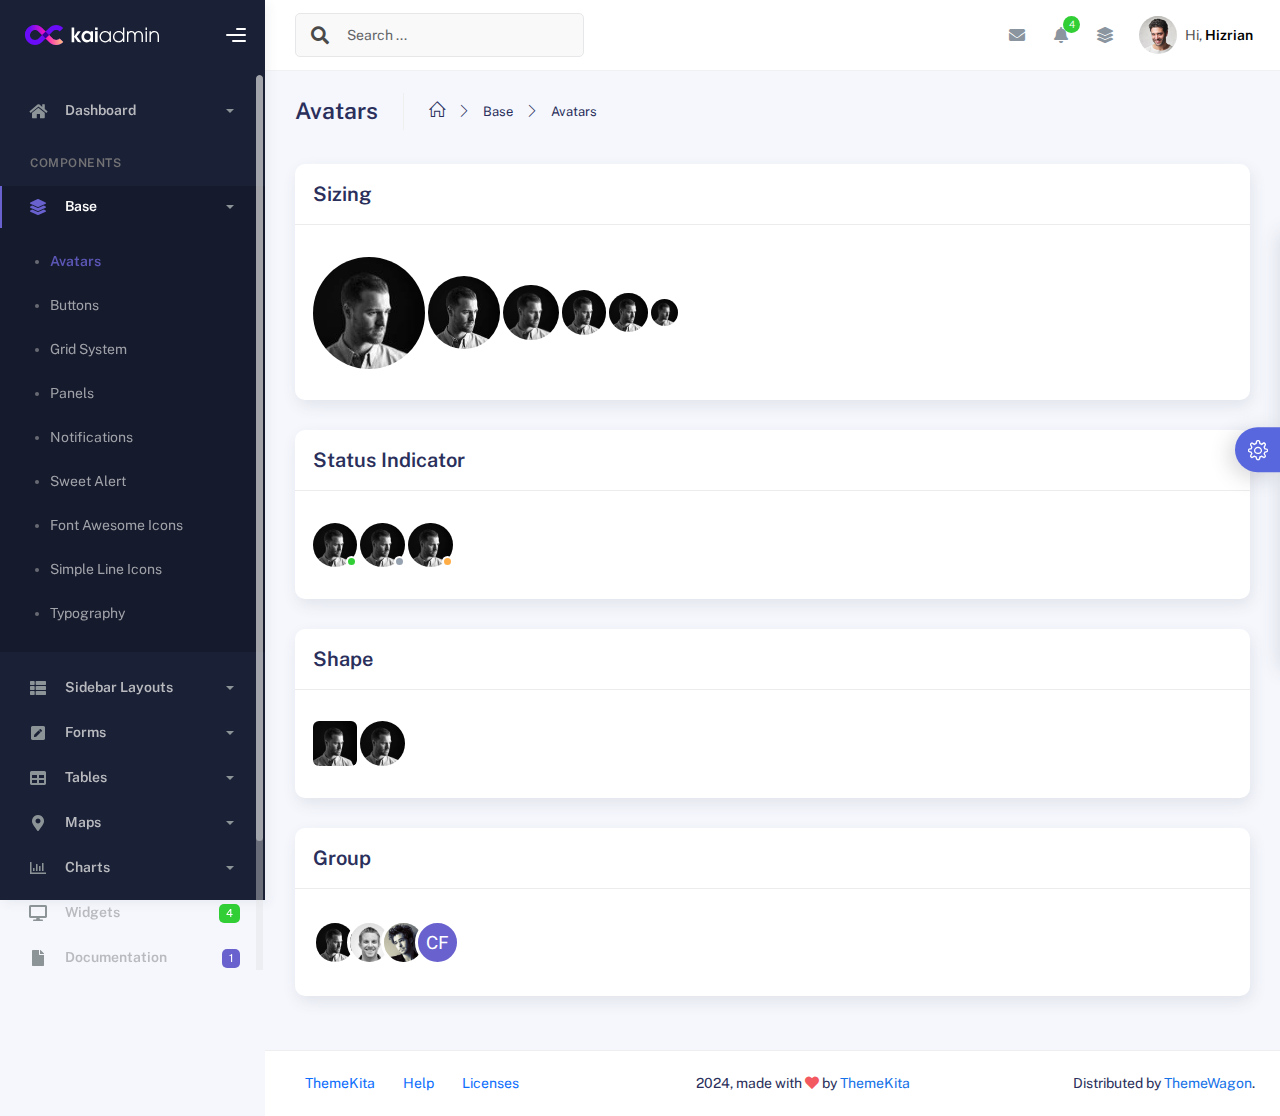
<file: kaiadmin-lite-1.2.0/components/avatars.html>
<!DOCTYPE html>
<html lang="en">
<head>
	<meta http-equiv="X-UA-Compatible" content="IE=edge" />
	<title>Avatars - Kaiadmin Bootstrap 5 Admin Dashboard</title>
	<meta content='width=device-width, initial-scale=1.0, shrink-to-fit=no' name='viewport' />
	<link rel="icon" href="../assets/img/kaiadmin/favicon.ico" type="image/x-icon"/>

	<!-- Fonts and icons -->
	<script src="../assets/js/plugin/webfont/webfont.min.js"></script>
	<script>
		WebFont.load({
			google: {"families":["Public Sans:300,400,500,600,700"]},
			custom: {"families":["Font Awesome 5 Solid", "Font Awesome 5 Regular", "Font Awesome 5 Brands", "simple-line-icons"], urls: ['../assets/css/fonts.min.css']},
			active: function() {
				sessionStorage.fonts = true;
			}
		});
	</script>

	<!-- CSS Files -->
	<link rel="stylesheet" href="../assets/css/bootstrap.min.css">
	<link rel="stylesheet" href="../assets/css/plugins.min.css">
	<link rel="stylesheet" href="../assets/css/kaiadmin.min.css">

	<!-- CSS Just for demo purpose, don't include it in your project -->
	<link rel="stylesheet" href="../assets/css/demo.css">
</head>
<body>
	<div class="wrapper">
		<!-- Sidebar -->
		<div class="sidebar" data-background-color="dark">
			<div class="sidebar-logo">
				<!-- Logo Header -->
				<div class="logo-header" data-background-color="dark">

					<a href="../index.html" class="logo">
						<img src="../assets/img/kaiadmin/logo_light.svg" alt="navbar brand" class="navbar-brand" height="20">
					</a>
					<div class="nav-toggle">
						<button class="btn btn-toggle toggle-sidebar">
							<i class="gg-menu-right"></i>
						</button>
						<button class="btn btn-toggle sidenav-toggler">
							<i class="gg-menu-left"></i>
						</button>
					</div>
					<button class="topbar-toggler more">
						<i class="gg-more-vertical-alt"></i>
					</button>
				</div>
				<!-- End Logo Header -->	
			</div>	
			<div class="sidebar-wrapper scrollbar scrollbar-inner">
				<div class="sidebar-content">
					<ul class="nav nav-secondary">
						<li class="nav-item">
							<a data-bs-toggle="collapse" href="#dashboard" class="collapsed" aria-expanded="false">
								<i class="fas fa-home"></i>
								<p>Dashboard</p>
								<span class="caret"></span>
							</a>
							<div class="collapse" id="dashboard">
								<ul class="nav nav-collapse">
									<li>
										<a href="../../demo1/index.html">
											<span class="sub-item">Dashboard 1</span>
										</a>
									</li>
								</ul>
							</div>
						</li>
						<li class="nav-section">
							<span class="sidebar-mini-icon">
								<i class="fa fa-ellipsis-h"></i>
							</span>
							<h4 class="text-section">Components</h4>
						</li>
						<li class="nav-item active submenu">
							<a data-bs-toggle="collapse" href="#base">
								<i class="fas fa-layer-group"></i>
								<p>Base</p>
								<span class="caret"></span>
							</a>
							<div class="collapse show" id="base">
								<ul class="nav nav-collapse">
									<li class="active">
										<a href="../components/avatars.html">
											<span class="sub-item">Avatars</span>
										</a>
									</li>
									<li>
										<a href="../components/buttons.html">
											<span class="sub-item">Buttons</span>
										</a>
									</li>
									<li>
										<a href="../components/gridsystem.html">
											<span class="sub-item">Grid System</span>
										</a>
									</li>
									<li>
										<a href="../components/panels.html">
											<span class="sub-item">Panels</span>
										</a>
									</li>
									<li>
										<a href="../components/notifications.html">
											<span class="sub-item">Notifications</span>
										</a>
									</li>
									<li>
										<a href="../components/sweetalert.html">
											<span class="sub-item">Sweet Alert</span>
										</a>
									</li>
									<li>
										<a href="../components/font-awesome-icons.html">
											<span class="sub-item">Font Awesome Icons</span>
										</a>
									</li>
									<li>
										<a href="../components/simple-line-icons.html">
											<span class="sub-item">Simple Line Icons</span>
										</a>
									</li>
									<li>
										<a href="../components/typography.html">
											<span class="sub-item">Typography</span>
										</a>
									</li>
								</ul>
							</div>
						</li>
						<li class="nav-item">
							<a data-bs-toggle="collapse" href="#sidebarLayouts">
								<i class="fas fa-th-list"></i>
								<p>Sidebar Layouts</p>
								<span class="caret"></span>
							</a>
							<div class="collapse" id="sidebarLayouts">
								<ul class="nav nav-collapse">
									<li>
										<a href="../sidebar-style-2.html">
											<span class="sub-item">Sidebar Style 2</span>
										</a>
									</li>
									<li>
										<a href="../icon-menu.html">
											<span class="sub-item">Icon Menu</span>
										</a>
									</li>
								</ul>
							</div>
						</li>
						<li class="nav-item">
							<a data-bs-toggle="collapse" href="#forms">
								<i class="fas fa-pen-square"></i>
								<p>Forms</p>
								<span class="caret"></span>
							</a>
							<div class="collapse" id="forms">
								<ul class="nav nav-collapse">
									<li>
										<a href="../forms/forms.html">
											<span class="sub-item">Basic Form</span>
										</a>
									</li>
								</ul>
							</div>
						</li>
						<li class="nav-item">
							<a data-bs-toggle="collapse" href="#tables">
								<i class="fas fa-table"></i>
								<p>Tables</p>
								<span class="caret"></span>
							</a>
							<div class="collapse" id="tables">
								<ul class="nav nav-collapse">
									<li>
										<a href="../tables/tables.html">
											<span class="sub-item">Basic Table</span>
										</a>
									</li>
									<li>
										<a href="../tables/datatables.html">
											<span class="sub-item">Datatables</span>
										</a>
									</li>
								</ul>
							</div>
						</li>
						<li class="nav-item">
							<a data-bs-toggle="collapse" href="#maps">
								<i class="fas fa-map-marker-alt"></i>
								<p>Maps</p>
								<span class="caret"></span>
							</a>
							<div class="collapse" id="maps">
								<ul class="nav nav-collapse">
									<li>
										<a href="../maps/googlemaps.html">
											<span class="sub-item">Google Maps</span>
										</a>
									</li>
									<li>
										<a href="../maps/jsvectormap.html">
											<span class="sub-item">Jsvectormap</span>
										</a>
									</li>
								</ul>
							</div>
						</li>
						<li class="nav-item">
							<a data-bs-toggle="collapse" href="#charts">
								<i class="far fa-chart-bar"></i>
								<p>Charts</p>
								<span class="caret"></span>
							</a>
							<div class="collapse" id="charts">
								<ul class="nav nav-collapse">
									<li>
										<a href="../charts/charts.html">
											<span class="sub-item">Chart Js</span>
										</a>
									</li>
									<li>
										<a href="../charts/sparkline.html">
											<span class="sub-item">Sparkline</span>
										</a>
									</li>
								</ul>
							</div>
						</li>
						<li class="nav-item">
							<a href="../widgets.html">
								<i class="fas fa-desktop"></i>
								<p>Widgets</p>
								<span class="badge badge-success">4</span>
							</a>
						</li>
						<li class="nav-item">
							<a href="../../../documentation/index.html">
							  <i class="fas fa-file"></i>
							  <p>Documentation</p>
							  <span class="badge badge-secondary">1</span>
							</a>
						</li>
						<li class="nav-item">
							<a data-bs-toggle="collapse" href="#submenu">
								<i class="fas fa-bars"></i>
								<p>Menu Levels</p>
								<span class="caret"></span>
							</a>
							<div class="collapse" id="submenu">
								<ul class="nav nav-collapse">
									<li>
										<a data-bs-toggle="collapse" href="#subnav1">
											<span class="sub-item">Level 1</span>
											<span class="caret"></span>
										</a>
										<div class="collapse" id="subnav1">
											<ul class="nav nav-collapse subnav">
												<li>
													<a href="#">
														<span class="sub-item">Level 2</span>
													</a>
												</li>
												<li>
													<a href="#">
														<span class="sub-item">Level 2</span>
													</a>
												</li>
											</ul>
										</div>
									</li>
									<li>
										<a data-bs-toggle="collapse" href="#subnav2">
											<span class="sub-item">Level 1</span>
											<span class="caret"></span>
										</a>
										<div class="collapse" id="subnav2">
											<ul class="nav nav-collapse subnav">
												<li>
													<a href="#">
														<span class="sub-item">Level 2</span>
													</a>
												</li>
											</ul>
										</div>
									</li>
									<li>
										<a href="#">
											<span class="sub-item">Level 1</span>
										</a>
									</li>
								</ul>
							</div>
						</li>
					</ul>
				</div>
			</div>
		</div>
		<!-- End Sidebar -->

		<div class="main-panel">
			<div class="main-header">
				<div class="main-header-logo">
					<!-- Logo Header -->
					<div class="logo-header" data-background-color="dark">

						<a href="../index.html" class="logo">
							<img src="../assets/img/kaiadmin/logo_light.svg" alt="navbar brand" class="navbar-brand" height="20">
						</a>
						<div class="nav-toggle">
							<button class="btn btn-toggle toggle-sidebar">
								<i class="gg-menu-right"></i>
							</button>
							<button class="btn btn-toggle sidenav-toggler">
								<i class="gg-menu-left"></i>
							</button>
						</div>
						<button class="topbar-toggler more">
							<i class="gg-more-vertical-alt"></i>
						</button>

					</div>
					<!-- End Logo Header -->
				</div>
				<!-- Navbar Header -->
				<nav class="navbar navbar-header navbar-header-transparent navbar-expand-lg border-bottom">

					<div class="container-fluid">
						<nav class="navbar navbar-header-left navbar-expand-lg navbar-form nav-search p-0 d-none d-lg-flex">
							<div class="input-group">
								<div class="input-group-prepend">
									<button type="submit" class="btn btn-search pe-1">
										<i class="fa fa-search search-icon"></i>
									</button>
								</div>
								<input type="text" placeholder="Search ..." class="form-control">
							</div>
						</nav>

						<ul class="navbar-nav topbar-nav ms-md-auto align-items-center">
							<li class="nav-item topbar-icon dropdown hidden-caret d-flex d-lg-none">
								<a class="nav-link dropdown-toggle" data-bs-toggle="dropdown" href="#" role="button" aria-expanded="false" aria-haspopup="true">
									<i class="fa fa-search"></i>
								</a>
								<ul class="dropdown-menu dropdown-search animated fadeIn">
									<form class="navbar-left navbar-form nav-search">
										<div class="input-group">
											<input type="text" placeholder="Search ..." class="form-control">
										</div>
									</form>
								</ul>
							</li>
							<li class="nav-item topbar-icon dropdown hidden-caret">
								<a class="nav-link dropdown-toggle" href="#" id="messageDropdown" role="button" data-bs-toggle="dropdown" aria-haspopup="true" aria-expanded="false">
									<i class="fa fa-envelope"></i>
								</a>
								<ul class="dropdown-menu messages-notif-box animated fadeIn" aria-labelledby="messageDropdown">
									<li>
										<div class="dropdown-title d-flex justify-content-between align-items-center">
											Messages 									
											<a href="#" class="small">Mark all as read</a>
										</div>
									</li>
									<li>
										<div class="message-notif-scroll scrollbar-outer">
											<div class="notif-center">
												<a href="#">
													<div class="notif-img"> 
														<img src="../assets/img/jm_denis.jpg" alt="Img Profile">
													</div>
													<div class="notif-content">
														<span class="subject">Jimmy Denis</span>
														<span class="block">
															How are you ?
														</span>
														<span class="time">5 minutes ago</span> 
													</div>
												</a>
												<a href="#">
													<div class="notif-img"> 
														<img src="../assets/img/chadengle.jpg" alt="Img Profile">
													</div>
													<div class="notif-content">
														<span class="subject">Chad</span>
														<span class="block">
															Ok, Thanks !
														</span>
														<span class="time">12 minutes ago</span> 
													</div>
												</a>
												<a href="#">
													<div class="notif-img"> 
														<img src="../assets/img/mlane.jpg" alt="Img Profile">
													</div>
													<div class="notif-content">
														<span class="subject">Jhon Doe</span>
														<span class="block">
															Ready for the meeting today...
														</span>
														<span class="time">12 minutes ago</span> 
													</div>
												</a>
												<a href="#">
													<div class="notif-img"> 
														<img src="../assets/img/talha.jpg" alt="Img Profile">
													</div>
													<div class="notif-content">
														<span class="subject">Talha</span>
														<span class="block">
															Hi, Apa Kabar ?
														</span>
														<span class="time">17 minutes ago</span> 
													</div>
												</a>
											</div>
										</div>
									</li>
									<li>
										<a class="see-all" href="javascript:void(0);">See all messages<i class="fa fa-angle-right"></i> </a>
									</li>
								</ul>
							</li>
							<li class="nav-item topbar-icon dropdown hidden-caret">
								<a class="nav-link dropdown-toggle" href="#" id="notifDropdown" role="button" data-bs-toggle="dropdown" aria-haspopup="true" aria-expanded="false">
									<i class="fa fa-bell"></i>
									<span class="notification">4</span>
								</a>
								<ul class="dropdown-menu notif-box animated fadeIn" aria-labelledby="notifDropdown">
									<li>
										<div class="dropdown-title">You have 4 new notification</div>
									</li>
									<li>
										<div class="notif-scroll scrollbar-outer">
											<div class="notif-center">
												<a href="#">
													<div class="notif-icon notif-primary"> <i class="fa fa-user-plus"></i> </div>
													<div class="notif-content">
														<span class="block">
															New user registered
														</span>
														<span class="time">5 minutes ago</span> 
													</div>
												</a>
												<a href="#">
													<div class="notif-icon notif-success"> <i class="fa fa-comment"></i> </div>
													<div class="notif-content">
														<span class="block">
															Rahmad commented on Admin
														</span>
														<span class="time">12 minutes ago</span> 
													</div>
												</a>
												<a href="#">
													<div class="notif-img"> 
														<img src="../assets/img/profile2.jpg" alt="Img Profile">
													</div>
													<div class="notif-content">
														<span class="block">
															Reza send messages to you
														</span>
														<span class="time">12 minutes ago</span> 
													</div>
												</a>
												<a href="#">
													<div class="notif-icon notif-danger"> <i class="fa fa-heart"></i> </div>
													<div class="notif-content">
														<span class="block">
															Farrah liked Admin
														</span>
														<span class="time">17 minutes ago</span> 
													</div>
												</a>
											</div>
										</div>
									</li>
									<li>
										<a class="see-all" href="javascript:void(0);">See all notifications<i class="fa fa-angle-right"></i> </a>
									</li>
								</ul>
							</li>
							<li class="nav-item topbar-icon dropdown hidden-caret">
								<a class="nav-link" data-bs-toggle="dropdown" href="#" aria-expanded="false">
									<i class="fas fa-layer-group"></i>
								</a>
								<div class="dropdown-menu quick-actions animated fadeIn">
									<div class="quick-actions-header">
										<span class="title mb-1">Quick Actions</span>
										<span class="subtitle op-7">Shortcuts</span>
									</div>
									<div class="quick-actions-scroll scrollbar-outer">
										<div class="quick-actions-items">
											<div class="row m-0">
												<a class="col-6 col-md-4 p-0" href="#">
													<div class="quick-actions-item">
														<div class="avatar-item bg-danger rounded-circle">
															<i class="far fa-calendar-alt"></i>
														</div>
														<span class="text">Calendar</span>
													</div>
												</a>
												<a class="col-6 col-md-4 p-0" href="#">
													<div class="quick-actions-item">
														<div class="avatar-item bg-warning rounded-circle">
															<i class="fas fa-map"></i>
														</div>
														<span class="text">Maps</span>
													</div>
												</a>
												<a class="col-6 col-md-4 p-0" href="#">
													<div class="quick-actions-item">
														<div class="avatar-item bg-info rounded-circle">
															<i class="fas fa-file-excel"></i>
														</div>
														<span class="text">Reports</span>
													</div>
												</a>
												<a class="col-6 col-md-4 p-0" href="#">
													<div class="quick-actions-item">
														<div class="avatar-item bg-success rounded-circle">
															<i class="fas fa-envelope"></i>
														</div>
														<span class="text">Emails</span>
													</div>
												</a>
												<a class="col-6 col-md-4 p-0" href="#">
													<div class="quick-actions-item">
														<div class="avatar-item bg-primary rounded-circle">
															<i class="fas fa-file-invoice-dollar"></i>
														</div>
														<span class="text">Invoice</span>
													</div>
												</a>
												<a class="col-6 col-md-4 p-0" href="#">
													<div class="quick-actions-item">
														<div class="avatar-item bg-secondary rounded-circle">
															<i class="fas fa-credit-card"></i>
														</div>
														<span class="text">Payments</span>
													</div>
												</a>
											</div>
										</div>
									</div>
								</div>
							</li>
							
							<li class="nav-item topbar-user dropdown hidden-caret">
								<a class="dropdown-toggle profile-pic" data-bs-toggle="dropdown" href="#" aria-expanded="false">
									<div class="avatar-sm">
										<img src="../assets/img/profile.jpg" alt="..." class="avatar-img rounded-circle">
									</div>
									<span class="profile-username">
										<span class="op-7">Hi,</span> <span class="fw-bold">Hizrian</span>
									</span>
								</a>
								<ul class="dropdown-menu dropdown-user animated fadeIn">
									<div class="dropdown-user-scroll scrollbar-outer">
										<li>
											<div class="user-box">
												<div class="avatar-lg"><img src="../assets/img/profile.jpg" alt="image profile" class="avatar-img rounded"></div>
												<div class="u-text">
													<h4>Hizrian</h4>
													<p class="text-muted">hello@example.com</p><a href="profile.html" class="btn btn-xs btn-secondary btn-sm">View Profile</a>
												</div>
											</div>
										</li>
										<li>
											<div class="dropdown-divider"></div>
											<a class="dropdown-item" href="#">My Profile</a>
											<a class="dropdown-item" href="#">My Balance</a>
											<a class="dropdown-item" href="#">Inbox</a>
											<div class="dropdown-divider"></div>
											<a class="dropdown-item" href="#">Account Setting</a>
											<div class="dropdown-divider"></div>
											<a class="dropdown-item" href="#">Logout</a>
										</li>
									</div>
								</ul>
							</li>
						</ul>
					</div>
				</nav>
				<!-- End Navbar -->
			</div>
			
			<div class="container">
				<div class="page-inner">
					<div class="page-header">
						<h3 class="fw-bold mb-3">Avatars</h3>
						<ul class="breadcrumbs mb-3">
							<li class="nav-home">
								<a href="#">
									<i class="icon-home"></i>
								</a>
							</li>
							<li class="separator">
								<i class="icon-arrow-right"></i>
							</li>
							<li class="nav-item">
								<a href="#">Base</a>
							</li>
							<li class="separator">
								<i class="icon-arrow-right"></i>
							</li>
							<li class="nav-item">
								<a href="#">Avatars</a>
							</li>
						</ul>
					</div>
					<div class="row">
						<div class="col-md-12">
							<div class="card">
								<div class="card-header">
									<h4 class="card-title">Sizing</h4>

								</div>
								<div class="card-body">
									<p class="demo">
										<div class="avatar avatar-xxl">
											<img src="../assets/img/jm_denis.jpg" alt="..." class="avatar-img rounded-circle">
										</div>

										<div class="avatar avatar-xl">
											<img src="../assets/img/jm_denis.jpg" alt="..." class="avatar-img rounded-circle">
										</div>

										<div class="avatar avatar-lg">
											<img src="../assets/img/jm_denis.jpg" alt="..." class="avatar-img rounded-circle">
										</div>

										<div class="avatar">
											<img src="../assets/img/jm_denis.jpg" alt="..." class="avatar-img rounded-circle">
										</div>

										<div class="avatar avatar-sm">
											<img src="../assets/img/jm_denis.jpg" alt="..." class="avatar-img rounded-circle">
										</div>

										<div class="avatar avatar-xs">
											<img src="../assets/img/jm_denis.jpg" alt="..." class="avatar-img rounded-circle">
										</div>
									</p>
								</div>
							</div>
						</div>
						<div class="col-md-12">
							<div class="card">
								<div class="card-header">
									<h4 class="card-title">Status Indicator</h4>

								</div>
								<div class="card-body">
									<p class="demo">
										<div class="avatar avatar-online">
											<img src="../assets/img/jm_denis.jpg" alt="..." class="avatar-img rounded-circle">
										</div>

										<div class="avatar avatar-offline">
											<img src="../assets/img/jm_denis.jpg" alt="..." class="avatar-img rounded-circle">
										</div>

										<div class="avatar avatar-away">
											<img src="../assets/img/jm_denis.jpg" alt="..." class="avatar-img rounded-circle">
										</div>
									</p>
								</div>
							</div>
						</div>
						<div class="col-md-12">
							<div class="card">
								<div class="card-header">
									<h4 class="card-title">Shape</h4>

								</div>
								<div class="card-body">
									<p class="demo">
										<div class="avatar">
											<img src="../assets/img/jm_denis.jpg" alt="..." class="avatar-img rounded">
										</div>

										<div class="avatar">
											<img src="../assets/img/jm_denis.jpg" alt="..." class="avatar-img rounded-circle">
										</div>
									</p>
								</div>
							</div>
						</div>
						<div class="col-md-12">
							<div class="card">
								<div class="card-header">
									<h4 class="card-title">Group</h4>

								</div>
								<div class="card-body">
									<p class="demo">
										<div class="avatar-group">
											<div class="avatar">
												<img src="../assets/img/jm_denis.jpg" alt="..." class="avatar-img rounded-circle border border-white">
											</div>
											<div class="avatar">
												<img src="../assets/img/chadengle.jpg" alt="..." class="avatar-img rounded-circle border border-white">
											</div>
											<div class="avatar">
												<img src="../assets/img/mlane.jpg" alt="..." class="avatar-img rounded-circle border border-white">
											</div>
											<div class="avatar">
												<span class="avatar-title rounded-circle border border-white">CF</span>
											</div>
										</div>
									</p>
								</div>
							</div>
						</div>
					</div>
				</div>
			</div>
			
			<footer class="footer">
				<div class="container-fluid d-flex justify-content-between">
					<nav class="pull-left">
						<ul class="nav">
							<li class="nav-item">
								<a class="nav-link" href="http://www.themekita.com">
									ThemeKita
								</a>
							</li>
							<li class="nav-item">
								<a class="nav-link" href="#"> Help </a>
							</li>
							<li class="nav-item">
								<a class="nav-link" href="#"> Licenses </a>
							</li>
						</ul>
					</nav>
					<div class="copyright">
						2024, made with <i class="fa fa-heart heart text-danger"></i> by
						<a href="http://www.themekita.com">ThemeKita</a>
					</div>
					<div>
						Distributed by
						<a target="_blank" href="https://themewagon.com/">ThemeWagon</a>.
					</div>
				</div>
			</footer>
		</div>
		
		<!-- Custom template | don't include it in your project! -->
		<div class="custom-template">
			<div class="title">Settings</div>
			<div class="custom-content">
				<div class="switcher">
					<div class="switch-block">
						<h4>Logo Header</h4>
						<div class="btnSwitch">
							<button type="button" class=" selected changeLogoHeaderColor" data-color="dark"></button>
							<button type="button" class="selected changeLogoHeaderColor" data-color="blue"></button>
							<button type="button" class="changeLogoHeaderColor" data-color="purple"></button>
							<button type="button" class="changeLogoHeaderColor" data-color="light-blue"></button>
							<button type="button" class="changeLogoHeaderColor" data-color="green"></button>
							<button type="button" class="changeLogoHeaderColor" data-color="orange"></button>
							<button type="button" class="changeLogoHeaderColor" data-color="red"></button>
							<button type="button" class="changeLogoHeaderColor" data-color="white"></button>
							<br/>
							<button type="button" class="changeLogoHeaderColor" data-color="dark2"></button>
							<button type="button" class="changeLogoHeaderColor" data-color="blue2"></button>
							<button type="button" class="changeLogoHeaderColor" data-color="purple2"></button>
							<button type="button" class="changeLogoHeaderColor" data-color="light-blue2"></button>
							<button type="button" class="changeLogoHeaderColor" data-color="green2"></button>
							<button type="button" class="changeLogoHeaderColor" data-color="orange2"></button>
							<button type="button" class="changeLogoHeaderColor" data-color="red2"></button>
						</div>
					</div>
					<div class="switch-block">
						<h4>Navbar Header</h4>
						<div class="btnSwitch">
							<button type="button" class="changeTopBarColor" data-color="dark"></button>
							<button type="button" class="changeTopBarColor" data-color="blue"></button>
							<button type="button" class="changeTopBarColor" data-color="purple"></button>
							<button type="button" class="changeTopBarColor" data-color="light-blue"></button>
							<button type="button" class="changeTopBarColor" data-color="green"></button>
							<button type="button" class="changeTopBarColor" data-color="orange"></button>
							<button type="button" class="changeTopBarColor" data-color="red"></button>
							<button type="button" class="changeTopBarColor" data-color="white"></button>
							<br/>
							<button type="button" class="changeTopBarColor" data-color="dark2"></button>
							<button type="button" class="selected changeTopBarColor" data-color="blue2"></button>
							<button type="button" class="changeTopBarColor" data-color="purple2"></button>
							<button type="button" class="changeTopBarColor" data-color="light-blue2"></button>
							<button type="button" class="changeTopBarColor" data-color="green2"></button>
							<button type="button" class="changeTopBarColor" data-color="orange2"></button>
							<button type="button" class="changeTopBarColor" data-color="red2"></button>
						</div>
					</div>
					<div class="switch-block">
						<h4>Sidebar</h4>
						<div class="btnSwitch">
							<button type="button" class="selected changeSideBarColor" data-color="white"></button>
							<button type="button" class="changeSideBarColor" data-color="dark"></button>
							<button type="button" class="changeSideBarColor" data-color="dark2"></button>
						</div>
					</div>
				</div>
			</div>
			<div class="custom-toggle">
				<i class="icon-settings"></i>
			</div>
		</div>
		<!-- End Custom template -->
	</div>
	<!--   Core JS Files   -->
	<script src="../assets/js/core/jquery-3.7.1.min.js"></script>
	<script src="../assets/js/core/popper.min.js"></script>
	<script src="../assets/js/core/bootstrap.min.js"></script>
	
	<!-- jQuery Scrollbar -->
	<script src="../assets/js/plugin/jquery-scrollbar/jquery.scrollbar.min.js"></script>
	<!-- Moment JS -->
	<script src="../assets/js/plugin/moment/moment.min.js"></script>

	<!-- Chart JS -->
	<script src="../assets/js/plugin/chart.js/chart.min.js"></script>

	<!-- jQuery Sparkline -->
	<script src="../assets/js/plugin/jquery.sparkline/jquery.sparkline.min.js"></script>

	<!-- Chart Circle -->
	<script src="../assets/js/plugin/chart-circle/circles.min.js"></script>

	<!-- Datatables -->
	<script src="../assets/js/plugin/datatables/datatables.min.js"></script>

	<!-- Bootstrap Notify -->
	<script src="../assets/js/plugin/bootstrap-notify/bootstrap-notify.min.js"></script>

	<!-- jQuery Vector Maps -->
	<script src="../assets/js/plugin/jsvectormap/jsvectormap.min.js"></script>
	<script src="../assets/js/plugin/jsvectormap/world.js"></script>

	<!-- Sweet Alert -->
	<script src="../assets/js/plugin/sweetalert/sweetalert.min.js"></script>

	<!-- Kaiadmin JS -->
	<script src="../assets/js/kaiadmin.min.js"></script>

	<!-- Kaiadmin DEMO methods, don't include it in your project! -->
	<script src="../assets/js/setting-demo2.js"></script>
</body>
</html>
</file>
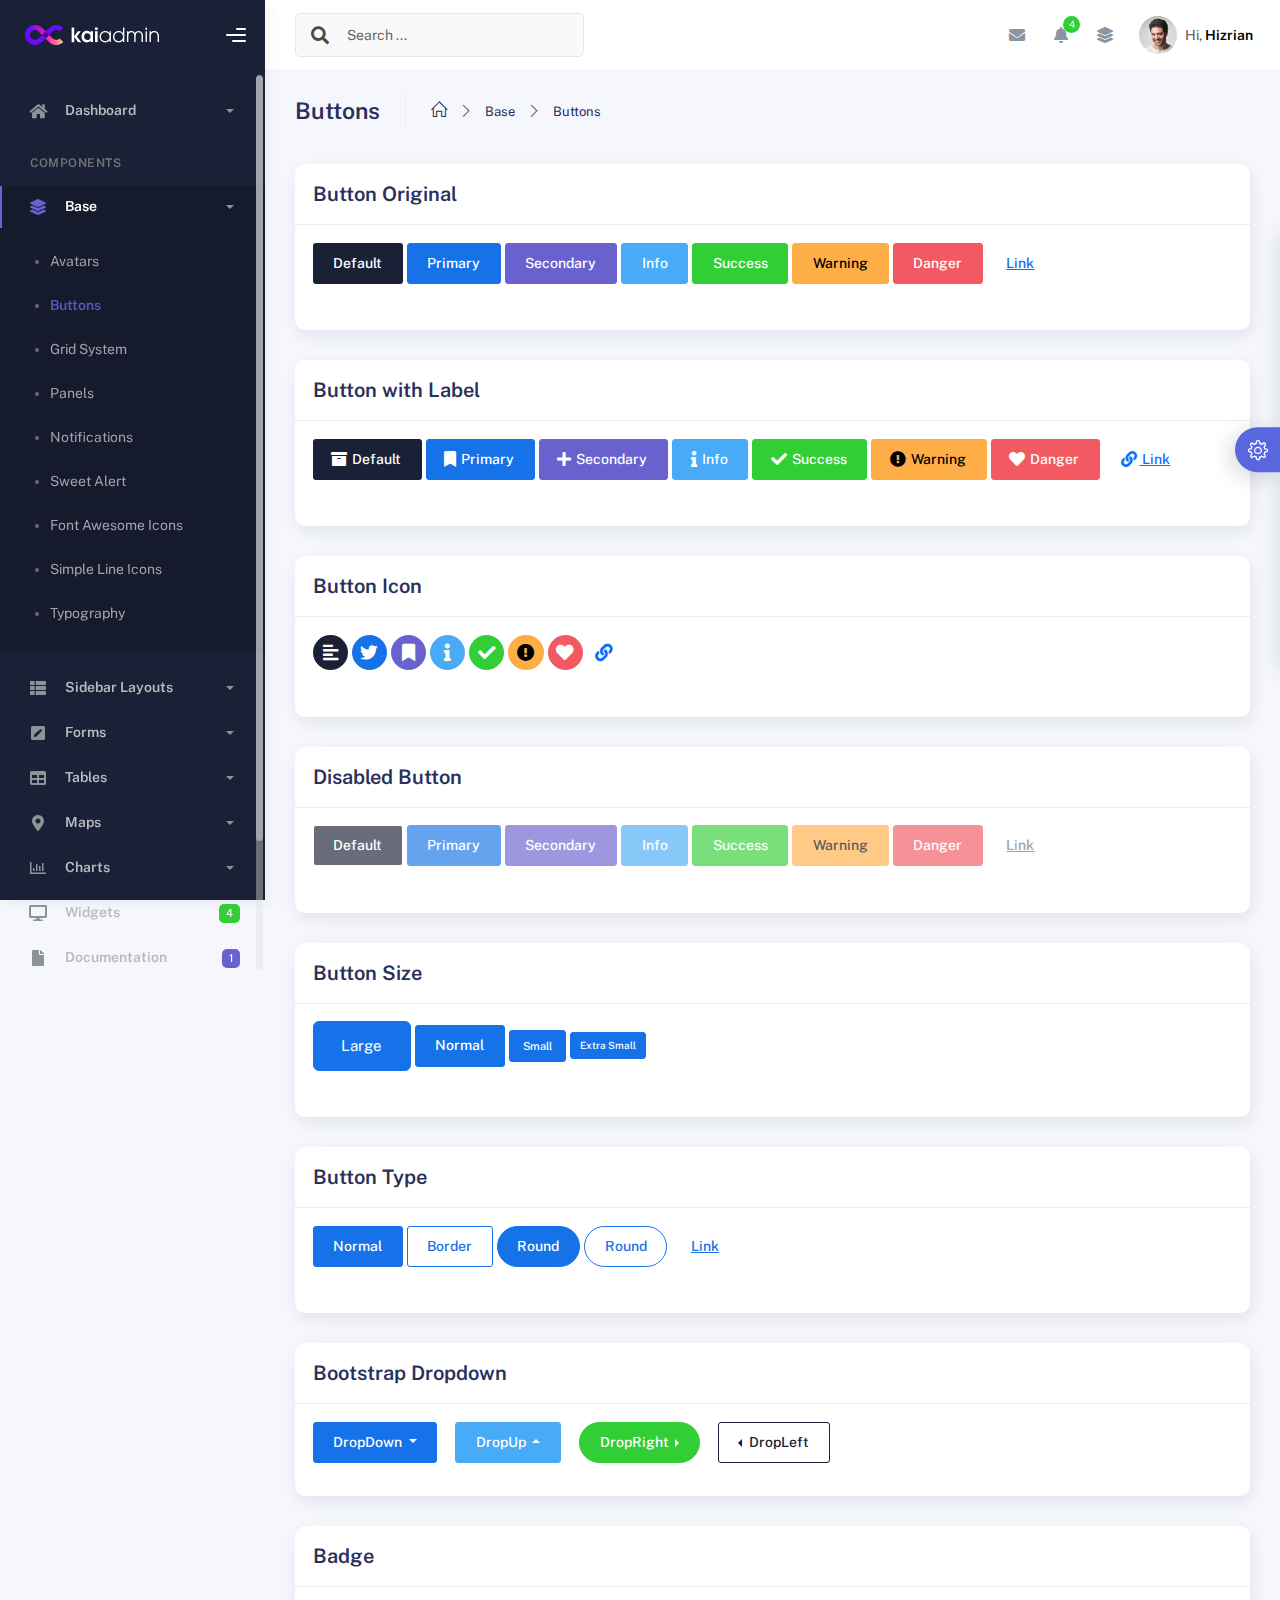
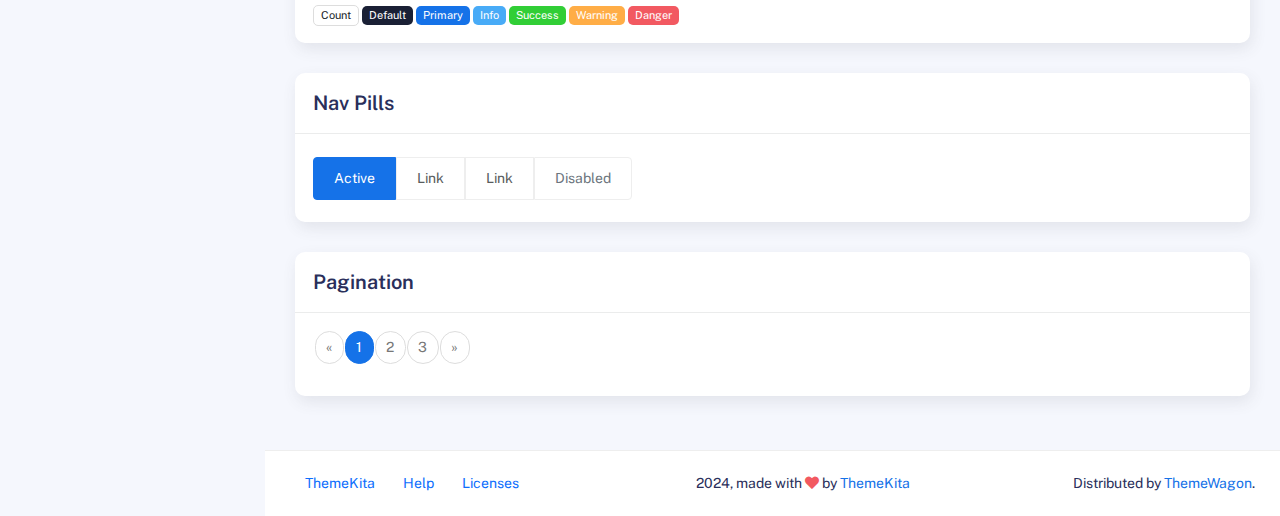
<file: kaiadmin-lite-1.2.0/components/buttons.html>
<!DOCTYPE html>
<html lang="en">
  <head>
    <meta http-equiv="X-UA-Compatible" content="IE=edge" />
    <title>Buttons - Kaiadmin Bootstrap 5 Admin Dashboard</title>
    <meta
      content="width=device-width, initial-scale=1.0, shrink-to-fit=no"
      name="viewport"
    />
    <link
      rel="icon"
      href="../assets/img/kaiadmin/favicon.ico"
      type="image/x-icon"
    />

    <!-- Fonts and icons -->
    <script src="../assets/js/plugin/webfont/webfont.min.js"></script>
    <script>
      WebFont.load({
        google: { families: ["Public Sans:300,400,500,600,700"] },
        custom: {
          families: [
            "Font Awesome 5 Solid",
            "Font Awesome 5 Regular",
            "Font Awesome 5 Brands",
            "simple-line-icons",
          ],
          urls: ["../assets/css/fonts.min.css"],
        },
        active: function () {
          sessionStorage.fonts = true;
        },
      });
    </script>

    <!-- CSS Files -->
    <link rel="stylesheet" href="../assets/css/bootstrap.min.css" />
    <link rel="stylesheet" href="../assets/css/plugins.min.css" />
    <link rel="stylesheet" href="../assets/css/kaiadmin.min.css" />

    <!-- CSS Just for demo purpose, don't include it in your project -->
    <link rel="stylesheet" href="../assets/css/demo.css" />
  </head>
  <body>
    <div class="wrapper">
      <!-- Sidebar -->
      <div class="sidebar" data-background-color="dark">
        <div class="sidebar-logo">
          <!-- Logo Header -->
          <div class="logo-header" data-background-color="dark">
            <a href="../index.html" class="logo">
              <img
                src="../assets/img/kaiadmin/logo_light.svg"
                alt="navbar brand"
                class="navbar-brand"
                height="20"
              />
            </a>
            <div class="nav-toggle">
              <button class="btn btn-toggle toggle-sidebar">
                <i class="gg-menu-right"></i>
              </button>
              <button class="btn btn-toggle sidenav-toggler">
                <i class="gg-menu-left"></i>
              </button>
            </div>
            <button class="topbar-toggler more">
              <i class="gg-more-vertical-alt"></i>
            </button>
          </div>
          <!-- End Logo Header -->
        </div>
        <div class="sidebar-wrapper scrollbar scrollbar-inner">
          <div class="sidebar-content">
            <ul class="nav nav-secondary">
              <li class="nav-item">
                <a
                  data-bs-toggle="collapse"
                  href="#dashboard"
                  class="collapsed"
                  aria-expanded="false"
                >
                  <i class="fas fa-home"></i>
                  <p>Dashboard</p>
                  <span class="caret"></span>
                </a>
                <div class="collapse" id="dashboard">
                  <ul class="nav nav-collapse">
                    <li>
                      <a href="../../demo1/index.html">
                        <span class="sub-item">Dashboard 1</span>
                      </a>
                    </li>
                  </ul>
                </div>
              </li>
              <li class="nav-section">
                <span class="sidebar-mini-icon">
                  <i class="fa fa-ellipsis-h"></i>
                </span>
                <h4 class="text-section">Components</h4>
              </li>
              <li class="nav-item active submenu">
                <a data-bs-toggle="collapse" href="#base">
                  <i class="fas fa-layer-group"></i>
                  <p>Base</p>
                  <span class="caret"></span>
                </a>
                <div class="collapse show" id="base">
                  <ul class="nav nav-collapse">
                    <li>
                      <a href="../components/avatars.html">
                        <span class="sub-item">Avatars</span>
                      </a>
                    </li>
                    <li class="active">
                      <a href="../components/buttons.html">
                        <span class="sub-item">Buttons</span>
                      </a>
                    </li>
                    <li>
                      <a href="../components/gridsystem.html">
                        <span class="sub-item">Grid System</span>
                      </a>
                    </li>
                    <li>
                      <a href="../components/panels.html">
                        <span class="sub-item">Panels</span>
                      </a>
                    </li>
                    <li>
                      <a href="../components/notifications.html">
                        <span class="sub-item">Notifications</span>
                      </a>
                    </li>
                    <li>
                      <a href="../components/sweetalert.html">
                        <span class="sub-item">Sweet Alert</span>
                      </a>
                    </li>
                    <li>
                      <a href="../components/font-awesome-icons.html">
                        <span class="sub-item">Font Awesome Icons</span>
                      </a>
                    </li>
                    <li>
                      <a href="../components/simple-line-icons.html">
                        <span class="sub-item">Simple Line Icons</span>
                      </a>
                    </li>
                    <li>
                      <a href="../components/typography.html">
                        <span class="sub-item">Typography</span>
                      </a>
                    </li>
                  </ul>
                </div>
              </li>
              <li class="nav-item">
                <a data-bs-toggle="collapse" href="#sidebarLayouts">
                  <i class="fas fa-th-list"></i>
                  <p>Sidebar Layouts</p>
                  <span class="caret"></span>
                </a>
                <div class="collapse" id="sidebarLayouts">
                  <ul class="nav nav-collapse">
                    <li>
                      <a href="../sidebar-style-2.html">
                        <span class="sub-item">Sidebar Style 2</span>
                      </a>
                    </li>
                    <li>
                      <a href="../icon-menu.html">
                        <span class="sub-item">Icon Menu</span>
                      </a>
                    </li>
                  </ul>
                </div>
              </li>
              <li class="nav-item">
                <a data-bs-toggle="collapse" href="#forms">
                  <i class="fas fa-pen-square"></i>
                  <p>Forms</p>
                  <span class="caret"></span>
                </a>
                <div class="collapse" id="forms">
                  <ul class="nav nav-collapse">
                    <li>
                      <a href="../forms/forms.html">
                        <span class="sub-item">Basic Form</span>
                      </a>
                    </li>
                  </ul>
                </div>
              </li>
              <li class="nav-item">
                <a data-bs-toggle="collapse" href="#tables">
                  <i class="fas fa-table"></i>
                  <p>Tables</p>
                  <span class="caret"></span>
                </a>
                <div class="collapse" id="tables">
                  <ul class="nav nav-collapse">
                    <li>
                      <a href="../tables/tables.html">
                        <span class="sub-item">Basic Table</span>
                      </a>
                    </li>
                    <li>
                      <a href="../tables/datatables.html">
                        <span class="sub-item">Datatables</span>
                      </a>
                    </li>
                  </ul>
                </div>
              </li>
              <li class="nav-item">
                <a data-bs-toggle="collapse" href="#maps">
                  <i class="fas fa-map-marker-alt"></i>
                  <p>Maps</p>
                  <span class="caret"></span>
                </a>
                <div class="collapse" id="maps">
                  <ul class="nav nav-collapse">
                    <li>
                      <a href="../maps/googlemaps.html">
                        <span class="sub-item">Google Maps</span>
                      </a>
                    </li>
                    <li>
                      <a href="../maps/jsvectormap.html">
                        <span class="sub-item">Jsvectormap</span>
                      </a>
                    </li>
                  </ul>
                </div>
              </li>
              <li class="nav-item">
                <a data-bs-toggle="collapse" href="#charts">
                  <i class="far fa-chart-bar"></i>
                  <p>Charts</p>
                  <span class="caret"></span>
                </a>
                <div class="collapse" id="charts">
                  <ul class="nav nav-collapse">
                    <li>
                      <a href="../charts/charts.html">
                        <span class="sub-item">Chart Js</span>
                      </a>
                    </li>
                    <li>
                      <a href="../charts/sparkline.html">
                        <span class="sub-item">Sparkline</span>
                      </a>
                    </li>
                  </ul>
                </div>
              </li>
              <li class="nav-item">
                <a href="../widgets.html">
                  <i class="fas fa-desktop"></i>
                  <p>Widgets</p>
                  <span class="badge badge-success">4</span>
                </a>
              </li>
              <li class="nav-item">
                <a href="../../../documentation/index.html">
                  <i class="fas fa-file"></i>
                  <p>Documentation</p>
                  <span class="badge badge-secondary">1</span>
                </a>
              </li>
              <li class="nav-item">
                <a data-bs-toggle="collapse" href="#submenu">
                  <i class="fas fa-bars"></i>
                  <p>Menu Levels</p>
                  <span class="caret"></span>
                </a>
                <div class="collapse" id="submenu">
                  <ul class="nav nav-collapse">
                    <li>
                      <a data-bs-toggle="collapse" href="#subnav1">
                        <span class="sub-item">Level 1</span>
                        <span class="caret"></span>
                      </a>
                      <div class="collapse" id="subnav1">
                        <ul class="nav nav-collapse subnav">
                          <li>
                            <a href="#">
                              <span class="sub-item">Level 2</span>
                            </a>
                          </li>
                          <li>
                            <a href="#">
                              <span class="sub-item">Level 2</span>
                            </a>
                          </li>
                        </ul>
                      </div>
                    </li>
                    <li>
                      <a data-bs-toggle="collapse" href="#subnav2">
                        <span class="sub-item">Level 1</span>
                        <span class="caret"></span>
                      </a>
                      <div class="collapse" id="subnav2">
                        <ul class="nav nav-collapse subnav">
                          <li>
                            <a href="#">
                              <span class="sub-item">Level 2</span>
                            </a>
                          </li>
                        </ul>
                      </div>
                    </li>
                    <li>
                      <a href="#">
                        <span class="sub-item">Level 1</span>
                      </a>
                    </li>
                  </ul>
                </div>
              </li>
            </ul>
          </div>
        </div>
      </div>
      <!-- End Sidebar -->

      <div class="main-panel">
        <div class="main-header">
          <div class="main-header-logo">
            <!-- Logo Header -->
            <div class="logo-header" data-background-color="dark">
              <a href="../index.html" class="logo">
                <img
                  src="../assets/img/kaiadmin/logo_light.svg"
                  alt="navbar brand"
                  class="navbar-brand"
                  height="20"
                />
              </a>
              <div class="nav-toggle">
                <button class="btn btn-toggle toggle-sidebar">
                  <i class="gg-menu-right"></i>
                </button>
                <button class="btn btn-toggle sidenav-toggler">
                  <i class="gg-menu-left"></i>
                </button>
              </div>
              <button class="topbar-toggler more">
                <i class="gg-more-vertical-alt"></i>
              </button>
            </div>
            <!-- End Logo Header -->
          </div>
          <!-- Navbar Header -->
          <nav
            class="navbar navbar-header navbar-header-transparent navbar-expand-lg border-bottom"
          >
            <div class="container-fluid">
              <nav
                class="navbar navbar-header-left navbar-expand-lg navbar-form nav-search p-0 d-none d-lg-flex"
              >
                <div class="input-group">
                  <div class="input-group-prepend">
                    <button type="submit" class="btn btn-search pe-1">
                      <i class="fa fa-search search-icon"></i>
                    </button>
                  </div>
                  <input
                    type="text"
                    placeholder="Search ..."
                    class="form-control"
                  />
                </div>
              </nav>

              <ul class="navbar-nav topbar-nav ms-md-auto align-items-center">
                <li
                  class="nav-item topbar-icon dropdown hidden-caret d-flex d-lg-none"
                >
                  <a
                    class="nav-link dropdown-toggle"
                    data-bs-toggle="dropdown"
                    href="#"
                    role="button"
                    aria-expanded="false"
                    aria-haspopup="true"
                  >
                    <i class="fa fa-search"></i>
                  </a>
                  <ul class="dropdown-menu dropdown-search animated fadeIn">
                    <form class="navbar-left navbar-form nav-search">
                      <div class="input-group">
                        <input
                          type="text"
                          placeholder="Search ..."
                          class="form-control"
                        />
                      </div>
                    </form>
                  </ul>
                </li>
                <li class="nav-item topbar-icon dropdown hidden-caret">
                  <a
                    class="nav-link dropdown-toggle"
                    href="#"
                    id="messageDropdown"
                    role="button"
                    data-bs-toggle="dropdown"
                    aria-haspopup="true"
                    aria-expanded="false"
                  >
                    <i class="fa fa-envelope"></i>
                  </a>
                  <ul
                    class="dropdown-menu messages-notif-box animated fadeIn"
                    aria-labelledby="messageDropdown"
                  >
                    <li>
                      <div
                        class="dropdown-title d-flex justify-content-between align-items-center"
                      >
                        Messages
                        <a href="#" class="small">Mark all as read</a>
                      </div>
                    </li>
                    <li>
                      <div class="message-notif-scroll scrollbar-outer">
                        <div class="notif-center">
                          <a href="#">
                            <div class="notif-img">
                              <img
                                src="../assets/img/jm_denis.jpg"
                                alt="Img Profile"
                              />
                            </div>
                            <div class="notif-content">
                              <span class="subject">Jimmy Denis</span>
                              <span class="block"> How are you ? </span>
                              <span class="time">5 minutes ago</span>
                            </div>
                          </a>
                          <a href="#">
                            <div class="notif-img">
                              <img
                                src="../assets/img/chadengle.jpg"
                                alt="Img Profile"
                              />
                            </div>
                            <div class="notif-content">
                              <span class="subject">Chad</span>
                              <span class="block"> Ok, Thanks ! </span>
                              <span class="time">12 minutes ago</span>
                            </div>
                          </a>
                          <a href="#">
                            <div class="notif-img">
                              <img
                                src="../assets/img/mlane.jpg"
                                alt="Img Profile"
                              />
                            </div>
                            <div class="notif-content">
                              <span class="subject">Jhon Doe</span>
                              <span class="block">
                                Ready for the meeting today...
                              </span>
                              <span class="time">12 minutes ago</span>
                            </div>
                          </a>
                          <a href="#">
                            <div class="notif-img">
                              <img
                                src="../assets/img/talha.jpg"
                                alt="Img Profile"
                              />
                            </div>
                            <div class="notif-content">
                              <span class="subject">Talha</span>
                              <span class="block"> Hi, Apa Kabar ? </span>
                              <span class="time">17 minutes ago</span>
                            </div>
                          </a>
                        </div>
                      </div>
                    </li>
                    <li>
                      <a class="see-all" href="javascript:void(0);"
                        >See all messages<i class="fa fa-angle-right"></i>
                      </a>
                    </li>
                  </ul>
                </li>
                <li class="nav-item topbar-icon dropdown hidden-caret">
                  <a
                    class="nav-link dropdown-toggle"
                    href="#"
                    id="notifDropdown"
                    role="button"
                    data-bs-toggle="dropdown"
                    aria-haspopup="true"
                    aria-expanded="false"
                  >
                    <i class="fa fa-bell"></i>
                    <span class="notification">4</span>
                  </a>
                  <ul
                    class="dropdown-menu notif-box animated fadeIn"
                    aria-labelledby="notifDropdown"
                  >
                    <li>
                      <div class="dropdown-title">
                        You have 4 new notification
                      </div>
                    </li>
                    <li>
                      <div class="notif-scroll scrollbar-outer">
                        <div class="notif-center">
                          <a href="#">
                            <div class="notif-icon notif-primary">
                              <i class="fa fa-user-plus"></i>
                            </div>
                            <div class="notif-content">
                              <span class="block"> New user registered </span>
                              <span class="time">5 minutes ago</span>
                            </div>
                          </a>
                          <a href="#">
                            <div class="notif-icon notif-success">
                              <i class="fa fa-comment"></i>
                            </div>
                            <div class="notif-content">
                              <span class="block">
                                Rahmad commented on Admin
                              </span>
                              <span class="time">12 minutes ago</span>
                            </div>
                          </a>
                          <a href="#">
                            <div class="notif-img">
                              <img
                                src="../assets/img/profile2.jpg"
                                alt="Img Profile"
                              />
                            </div>
                            <div class="notif-content">
                              <span class="block">
                                Reza send messages to you
                              </span>
                              <span class="time">12 minutes ago</span>
                            </div>
                          </a>
                          <a href="#">
                            <div class="notif-icon notif-danger">
                              <i class="fa fa-heart"></i>
                            </div>
                            <div class="notif-content">
                              <span class="block"> Farrah liked Admin </span>
                              <span class="time">17 minutes ago</span>
                            </div>
                          </a>
                        </div>
                      </div>
                    </li>
                    <li>
                      <a class="see-all" href="javascript:void(0);"
                        >See all notifications<i class="fa fa-angle-right"></i>
                      </a>
                    </li>
                  </ul>
                </li>
                <li class="nav-item topbar-icon dropdown hidden-caret">
                  <a
                    class="nav-link"
                    data-bs-toggle="dropdown"
                    href="#"
                    aria-expanded="false"
                  >
                    <i class="fas fa-layer-group"></i>
                  </a>
                  <div class="dropdown-menu quick-actions animated fadeIn">
                    <div class="quick-actions-header">
                      <span class="title mb-1">Quick Actions</span>
                      <span class="subtitle op-7">Shortcuts</span>
                    </div>
                    <div class="quick-actions-scroll scrollbar-outer">
                      <div class="quick-actions-items">
                        <div class="row m-0">
                          <a class="col-6 col-md-4 p-0" href="#">
                            <div class="quick-actions-item">
                              <div class="avatar-item bg-danger rounded-circle">
                                <i class="far fa-calendar-alt"></i>
                              </div>
                              <span class="text">Calendar</span>
                            </div>
                          </a>
                          <a class="col-6 col-md-4 p-0" href="#">
                            <div class="quick-actions-item">
                              <div
                                class="avatar-item bg-warning rounded-circle"
                              >
                                <i class="fas fa-map"></i>
                              </div>
                              <span class="text">Maps</span>
                            </div>
                          </a>
                          <a class="col-6 col-md-4 p-0" href="#">
                            <div class="quick-actions-item">
                              <div class="avatar-item bg-info rounded-circle">
                                <i class="fas fa-file-excel"></i>
                              </div>
                              <span class="text">Reports</span>
                            </div>
                          </a>
                          <a class="col-6 col-md-4 p-0" href="#">
                            <div class="quick-actions-item">
                              <div
                                class="avatar-item bg-success rounded-circle"
                              >
                                <i class="fas fa-envelope"></i>
                              </div>
                              <span class="text">Emails</span>
                            </div>
                          </a>
                          <a class="col-6 col-md-4 p-0" href="#">
                            <div class="quick-actions-item">
                              <div
                                class="avatar-item bg-primary rounded-circle"
                              >
                                <i class="fas fa-file-invoice-dollar"></i>
                              </div>
                              <span class="text">Invoice</span>
                            </div>
                          </a>
                          <a class="col-6 col-md-4 p-0" href="#">
                            <div class="quick-actions-item">
                              <div
                                class="avatar-item bg-secondary rounded-circle"
                              >
                                <i class="fas fa-credit-card"></i>
                              </div>
                              <span class="text">Payments</span>
                            </div>
                          </a>
                        </div>
                      </div>
                    </div>
                  </div>
                </li>

                <li class="nav-item topbar-user dropdown hidden-caret">
                  <a
                    class="dropdown-toggle profile-pic"
                    data-bs-toggle="dropdown"
                    href="#"
                    aria-expanded="false"
                  >
                    <div class="avatar-sm">
                      <img
                        src="../assets/img/profile.jpg"
                        alt="..."
                        class="avatar-img rounded-circle"
                      />
                    </div>
                    <span class="profile-username">
                      <span class="op-7">Hi,</span>
                      <span class="fw-bold">Hizrian</span>
                    </span>
                  </a>
                  <ul class="dropdown-menu dropdown-user animated fadeIn">
                    <div class="dropdown-user-scroll scrollbar-outer">
                      <li>
                        <div class="user-box">
                          <div class="avatar-lg">
                            <img
                              src="../assets/img/profile.jpg"
                              alt="image profile"
                              class="avatar-img rounded"
                            />
                          </div>
                          <div class="u-text">
                            <h4>Hizrian</h4>
                            <p class="text-muted">hello@example.com</p>
                            <a
                              href="profile.html"
                              class="btn btn-xs btn-secondary btn-sm"
                              >View Profile</a
                            >
                          </div>
                        </div>
                      </li>
                      <li>
                        <div class="dropdown-divider"></div>
                        <a class="dropdown-item" href="#">My Profile</a>
                        <a class="dropdown-item" href="#">My Balance</a>
                        <a class="dropdown-item" href="#">Inbox</a>
                        <div class="dropdown-divider"></div>
                        <a class="dropdown-item" href="#">Account Setting</a>
                        <div class="dropdown-divider"></div>
                        <a class="dropdown-item" href="#">Logout</a>
                      </li>
                    </div>
                  </ul>
                </li>
              </ul>
            </div>
          </nav>
          <!-- End Navbar -->
        </div>

        <div class="container">
          <div class="page-inner">
            <div class="page-header">
              <h3 class="fw-bold mb-3">Buttons</h3>
              <ul class="breadcrumbs mb-3">
                <li class="nav-home">
                  <a href="#">
                    <i class="icon-home"></i>
                  </a>
                </li>
                <li class="separator">
                  <i class="icon-arrow-right"></i>
                </li>
                <li class="nav-item">
                  <a href="#">Base</a>
                </li>
                <li class="separator">
                  <i class="icon-arrow-right"></i>
                </li>
                <li class="nav-item">
                  <a href="#">Buttons</a>
                </li>
              </ul>
            </div>
            <div class="row">
              <div class="col-md-12">
                <div class="card">
                  <div class="card-header">
                    <h4 class="card-title">Button Original</h4>
                  </div>
                  <div class="card-body">
                    <p class="demo">
                      <button class="btn btn-black">Default</button>

                      <button class="btn btn-primary">Primary</button>

                      <button class="btn btn-secondary">Secondary</button>

                      <button class="btn btn-info">Info</button>

                      <button class="btn btn-success">Success</button>

                      <button class="btn btn-warning">Warning</button>

                      <button class="btn btn-danger">Danger</button>

                      <button class="btn btn-link">Link</button>
                    </p>
                  </div>
                </div>
              </div>
              <div class="col-md-12">
                <div class="card">
                  <div class="card-header">
                    <h4 class="card-title">Button with Label</h4>
                  </div>
                  <div class="card-body">
                    <p class="demo">
                      <button class="btn btn-black">
                        <span class="btn-label">
                          <i class="fa fa-archive"></i>
                        </span>
                        Default
                      </button>

                      <button class="btn btn-primary">
                        <span class="btn-label">
                          <i class="fa fa-bookmark"></i>
                        </span>
                        Primary
                      </button>

                      <button class="btn btn-secondary">
                        <span class="btn-label">
                          <i class="fa fa-plus"></i>
                        </span>
                        Secondary
                      </button>

                      <button class="btn btn-info">
                        <span class="btn-label">
                          <i class="fa fa-info"></i>
                        </span>
                        Info
                      </button>

                      <button class="btn btn-success">
                        <span class="btn-label">
                          <i class="fa fa-check"></i>
                        </span>
                        Success
                      </button>

                      <button class="btn btn-warning">
                        <span class="btn-label">
                          <i class="fa fa-exclamation-circle"></i>
                        </span>
                        Warning
                      </button>

                      <button class="btn btn-danger">
                        <span class="btn-label">
                          <i class="fa fa-heart"></i>
                        </span>
                        Danger
                      </button>

                      <button class="btn btn-link">
                        <span class="btn-label">
                          <i class="fa fa-link"></i>
                        </span>
                        Link
                      </button>
                    </p>
                  </div>
                </div>
              </div>
              <div class="col-md-12">
                <div class="card">
                  <div class="card-header">
                    <h4 class="card-title">Button Icon</h4>
                  </div>
                  <div class="card-body">
                    <p class="demo">
                      <button
                        type="button"
                        class="btn btn-icon btn-round btn-black"
                      >
                        <i class="fa fa-align-left"></i>
                      </button>

                      <button
                        type="button"
                        class="btn btn-icon btn-round btn-primary"
                      >
                        <i class="fab fa-twitter"></i>
                      </button>

                      <button
                        type="button"
                        class="btn btn-icon btn-round btn-secondary"
                      >
                        <i class="fa fa-bookmark"></i>
                      </button>

                      <button
                        type="button"
                        class="btn btn-icon btn-round btn-info"
                      >
                        <i class="fa fa-info"></i>
                      </button>

                      <button
                        type="button"
                        class="btn btn-icon btn-round btn-success"
                      >
                        <i class="fa fa-check"></i>
                      </button>

                      <button
                        type="button"
                        class="btn btn-icon btn-round btn-warning"
                      >
                        <i class="fa fa-exclamation-circle"></i>
                      </button>

                      <button
                        type="button"
                        class="btn btn-icon btn-round btn-danger"
                      >
                        <i class="fa fa-heart"></i>
                      </button>

                      <button type="button" class="btn btn-icon btn-link">
                        <i class="fa fa-link"></i>
                      </button>
                    </p>
                  </div>
                </div>
              </div>
              <div class="col-md-12">
                <div class="card">
                  <div class="card-header">
                    <h4 class="card-title">Disabled Button</h4>
                  </div>
                  <div class="card-body">
                    <p class="demo">
                      <button class="btn btn-black" disabled="disabled">
                        Default
                      </button>

                      <button class="btn btn-primary" disabled="disabled">
                        Primary
                      </button>

                      <button class="btn btn-secondary" disabled="disabled">
                        Secondary
                      </button>

                      <button class="btn btn-info" disabled="disabled">
                        Info
                      </button>

                      <button class="btn btn-success" disabled="disabled">
                        Success
                      </button>

                      <button class="btn btn-warning" disabled="disabled">
                        Warning
                      </button>

                      <button class="btn btn-danger" disabled="disabled">
                        Danger
                      </button>

                      <button class="btn btn-link" disabled>Link</button>
                    </p>
                  </div>
                </div>
              </div>
              <div class="col-md-12">
                <div class="card">
                  <div class="card-header">
                    <h4 class="card-title">Button Size</h4>
                  </div>
                  <div class="card-body">
                    <p class="demo">
                      <button class="btn btn-primary btn-lg">Large</button>

                      <button class="btn btn-primary">Normal</button>

                      <button class="btn btn-primary btn-sm">Small</button>

                      <button class="btn btn-primary btn-xs">
                        Extra Small
                      </button>
                    </p>
                  </div>
                </div>
              </div>
              <div class="col-md-12">
                <div class="card">
                  <div class="card-header">
                    <h4 class="card-title">Button Type</h4>
                  </div>
                  <div class="card-body">
                    <p class="demo">
                      <button class="btn btn-primary">Normal</button>
                      <button class="btn btn-primary btn-border">Border</button>

                      <button class="btn btn-primary btn-round">Round</button>

                      <button class="btn btn-primary btn-border btn-round">
                        Round
                      </button>

                      <button class="btn btn-primary btn-link">Link</button>
                    </p>
                  </div>
                </div>
              </div>

              <div class="col-md-12">
                <div class="card">
                  <div class="card-header">
                    <h4 class="card-title">Bootstrap Dropdown</h4>
                  </div>
                  <div class="card-body">
                    <div class="demo">
                      <div class="btn-group dropdown">
                        <button
                          class="btn btn-primary dropdown-toggle"
                          type="button"
                          data-bs-toggle="dropdown"
                        >
                          DropDown
                        </button>
                        <ul class="dropdown-menu" role="menu">
                          <li>
                            <a class="dropdown-item" href="#">Action</a>
                            <a class="dropdown-item" href="#">Another action</a>
                            <div class="dropdown-divider"></div>
                            <a class="dropdown-item" href="#"
                              >Something else here</a
                            >
                          </li>
                        </ul>
                      </div>

                      <div class="btn-group dropup">
                        <button
                          class="btn btn-info dropdown-toggle"
                          type="button"
                          data-bs-toggle="dropdown"
                        >
                          DropUp
                        </button>
                        <ul class="dropdown-menu" role="menu">
                          <li>
                            <a class="dropdown-item" href="#">Action</a>
                            <a class="dropdown-item" href="#">Another action</a>
                            <div class="dropdown-divider"></div>
                            <a class="dropdown-item" href="#"
                              >Something else here</a
                            >
                          </li>
                        </ul>
                      </div>

                      <div class="btn-group dropend">
                        <button
                          type="button"
                          class="btn btn-success btn-round dropdown-toggle"
                          data-bs-toggle="dropdown"
                          aria-haspopup="true"
                          aria-expanded="false"
                        >
                          DropRight
                        </button>
                        <ul class="dropdown-menu" role="menu">
                          <li>
                            <a class="dropdown-item" href="#">Action</a>
                            <a class="dropdown-item" href="#">Another action</a>
                            <div class="dropdown-divider"></div>
                            <a class="dropdown-item" href="#"
                              >Something else here</a
                            >
                          </li>
                        </ul>
                      </div>

                      <div class="btn-group dropstart">
                        <button
                          type="button"
                          class="btn btn-black btn-border dropdown-toggle"
                          data-bs-toggle="dropdown"
                          aria-haspopup="true"
                          aria-expanded="false"
                        >
                          DropLeft
                        </button>
                        <ul class="dropdown-menu" role="menu">
                          <li>
                            <a class="dropdown-item" href="#">Action</a>
                            <a class="dropdown-item" href="#">Another action</a>
                            <div class="dropdown-divider"></div>
                            <a class="dropdown-item" href="#"
                              >Something else here</a
                            >
                          </li>
                        </ul>
                      </div>
                    </div>
                  </div>
                </div>
              </div>
              <div class="col-md-12">
                <div class="card">
                  <div class="card-header">
                    <h4 class="card-title">Badge</h4>
                  </div>
                  <div class="card-body">
                    <span class="badge badge-count">Count</span>
                    <span class="badge badge-black">Default</span>
                    <span class="badge badge-primary">Primary</span>
                    <span class="badge badge-info">Info</span>
                    <span class="badge badge-success">Success</span>
                    <span class="badge badge-warning">Warning</span>
                    <span class="badge badge-danger">Danger</span>
                  </div>
                </div>
              </div>
              <div class="col-md-12">
                <div class="card">
                  <div class="card-header">
                    <h4 class="card-title">Nav Pills</h4>
                  </div>
                  <div class="card-body">
                    <ul class="nav nav-pills nav-primary">
                      <li class="nav-item">
                        <a class="nav-link active" href="#">Active</a>
                      </li>
                      <li class="nav-item">
                        <a class="nav-link" href="#">Link</a>
                      </li>
                      <li class="nav-item">
                        <a class="nav-link" href="#">Link</a>
                      </li>
                      <li class="nav-item">
                        <a class="nav-link disabled" href="#">Disabled</a>
                      </li>
                    </ul>
                  </div>
                </div>
              </div>
              <div class="col-md-12">
                <div class="card">
                  <div class="card-header">
                    <h4 class="card-title">Pagination</h4>
                  </div>
                  <div class="card-body">
                    <div class="demo">
                      <ul class="pagination pg-primary">
                        <li class="page-item">
                          <a class="page-link" href="#" aria-label="Previous">
                            <span aria-hidden="true">&laquo;</span>
                            <span class="sr-only">Previous</span>
                          </a>
                        </li>
                        <li class="page-item active">
                          <a class="page-link" href="#">1</a>
                        </li>
                        <li class="page-item">
                          <a class="page-link" href="#">2</a>
                        </li>
                        <li class="page-item">
                          <a class="page-link" href="#">3</a>
                        </li>
                        <li class="page-item">
                          <a class="page-link" href="#" aria-label="Next">
                            <span aria-hidden="true">&raquo;</span>
                            <span class="sr-only">Next</span>
                          </a>
                        </li>
                      </ul>
                    </div>
                  </div>
                </div>
              </div>
            </div>
          </div>
        </div>

        <footer class="footer">
          <div class="container-fluid d-flex justify-content-between">
            <nav class="pull-left">
              <ul class="nav">
                <li class="nav-item">
                  <a class="nav-link" href="http://www.themekita.com">
                    ThemeKita
                  </a>
                </li>
                <li class="nav-item">
                  <a class="nav-link" href="#"> Help </a>
                </li>
                <li class="nav-item">
                  <a class="nav-link" href="#"> Licenses </a>
                </li>
              </ul>
            </nav>
            <div class="copyright">
              2024, made with <i class="fa fa-heart heart text-danger"></i> by
              <a href="http://www.themekita.com">ThemeKita</a>
            </div>
            <div>
              Distributed by
              <a target="_blank" href="https://themewagon.com/">ThemeWagon</a>.
            </div>
          </div>
        </footer>
      </div>

      <!-- Custom template | don't include it in your project! -->
      <div class="custom-template">
        <div class="title">Settings</div>
        <div class="custom-content">
          <div class="switcher">
            <div class="switch-block">
              <h4>Logo Header</h4>
              <div class="btnSwitch">
                <button
                  type="button"
                  class="selected changeLogoHeaderColor"
                  data-color="dark"
                ></button>
                <button
                  type="button"
                  class="selected changeLogoHeaderColor"
                  data-color="blue"
                ></button>
                <button
                  type="button"
                  class="changeLogoHeaderColor"
                  data-color="purple"
                ></button>
                <button
                  type="button"
                  class="changeLogoHeaderColor"
                  data-color="light-blue"
                ></button>
                <button
                  type="button"
                  class="changeLogoHeaderColor"
                  data-color="green"
                ></button>
                <button
                  type="button"
                  class="changeLogoHeaderColor"
                  data-color="orange"
                ></button>
                <button
                  type="button"
                  class="changeLogoHeaderColor"
                  data-color="red"
                ></button>
                <button
                  type="button"
                  class="changeLogoHeaderColor"
                  data-color="white"
                ></button>
                <br />
                <button
                  type="button"
                  class="changeLogoHeaderColor"
                  data-color="dark2"
                ></button>
                <button
                  type="button"
                  class="changeLogoHeaderColor"
                  data-color="blue2"
                ></button>
                <button
                  type="button"
                  class="changeLogoHeaderColor"
                  data-color="purple2"
                ></button>
                <button
                  type="button"
                  class="changeLogoHeaderColor"
                  data-color="light-blue2"
                ></button>
                <button
                  type="button"
                  class="changeLogoHeaderColor"
                  data-color="green2"
                ></button>
                <button
                  type="button"
                  class="changeLogoHeaderColor"
                  data-color="orange2"
                ></button>
                <button
                  type="button"
                  class="changeLogoHeaderColor"
                  data-color="red2"
                ></button>
              </div>
            </div>
            <div class="switch-block">
              <h4>Navbar Header</h4>
              <div class="btnSwitch">
                <button
                  type="button"
                  class="changeTopBarColor"
                  data-color="dark"
                ></button>
                <button
                  type="button"
                  class="changeTopBarColor"
                  data-color="blue"
                ></button>
                <button
                  type="button"
                  class="changeTopBarColor"
                  data-color="purple"
                ></button>
                <button
                  type="button"
                  class="changeTopBarColor"
                  data-color="light-blue"
                ></button>
                <button
                  type="button"
                  class="changeTopBarColor"
                  data-color="green"
                ></button>
                <button
                  type="button"
                  class="changeTopBarColor"
                  data-color="orange"
                ></button>
                <button
                  type="button"
                  class="changeTopBarColor"
                  data-color="red"
                ></button>
                <button
                  type="button"
                  class="changeTopBarColor"
                  data-color="white"
                ></button>
                <br />
                <button
                  type="button"
                  class="changeTopBarColor"
                  data-color="dark2"
                ></button>
                <button
                  type="button"
                  class="selected changeTopBarColor"
                  data-color="blue2"
                ></button>
                <button
                  type="button"
                  class="changeTopBarColor"
                  data-color="purple2"
                ></button>
                <button
                  type="button"
                  class="changeTopBarColor"
                  data-color="light-blue2"
                ></button>
                <button
                  type="button"
                  class="changeTopBarColor"
                  data-color="green2"
                ></button>
                <button
                  type="button"
                  class="changeTopBarColor"
                  data-color="orange2"
                ></button>
                <button
                  type="button"
                  class="changeTopBarColor"
                  data-color="red2"
                ></button>
              </div>
            </div>
            <div class="switch-block">
              <h4>Sidebar</h4>
              <div class="btnSwitch">
                <button
                  type="button"
                  class="selected changeSideBarColor"
                  data-color="white"
                ></button>
                <button
                  type="button"
                  class="changeSideBarColor"
                  data-color="dark"
                ></button>
                <button
                  type="button"
                  class="changeSideBarColor"
                  data-color="dark2"
                ></button>
              </div>
            </div>
          </div>
        </div>
        <div class="custom-toggle">
          <i class="icon-settings"></i>
        </div>
      </div>
      <!-- End Custom template -->
    </div>
    <!--   Core JS Files   -->
    <script src="../assets/js/core/jquery-3.7.1.min.js"></script>
    <script src="../assets/js/core/popper.min.js"></script>
    <script src="../assets/js/core/bootstrap.min.js"></script>

    <!-- jQuery Scrollbar -->
    <script src="../assets/js/plugin/jquery-scrollbar/jquery.scrollbar.min.js"></script>
    <!-- Moment JS -->
    <script src="../assets/js/plugin/moment/moment.min.js"></script>

    <!-- Chart JS -->
    <script src="../assets/js/plugin/chart.js/chart.min.js"></script>

    <!-- jQuery Sparkline -->
    <script src="../assets/js/plugin/jquery.sparkline/jquery.sparkline.min.js"></script>

    <!-- Chart Circle -->
    <script src="../assets/js/plugin/chart-circle/circles.min.js"></script>

    <!-- Datatables -->
    <script src="../assets/js/plugin/datatables/datatables.min.js"></script>

    <!-- Bootstrap Notify -->
    <script src="../assets/js/plugin/bootstrap-notify/bootstrap-notify.min.js"></script>

    <!-- jQuery Vector Maps -->
    <script src="../assets/js/plugin/jsvectormap/jsvectormap.min.js"></script>
    <script src="../assets/js/plugin/jsvectormap/world.js"></script>

    <!-- Sweet Alert -->
    <script src="../assets/js/plugin/sweetalert/sweetalert.min.js"></script>

    <!-- Kaiadmin JS -->
    <script src="../assets/js/kaiadmin.min.js"></script>

    <!-- Kaiadmin DEMO methods, don't include it in your project! -->
    <script src="../assets/js/setting-demo2.js"></script>
  </body>
</html>
</file>
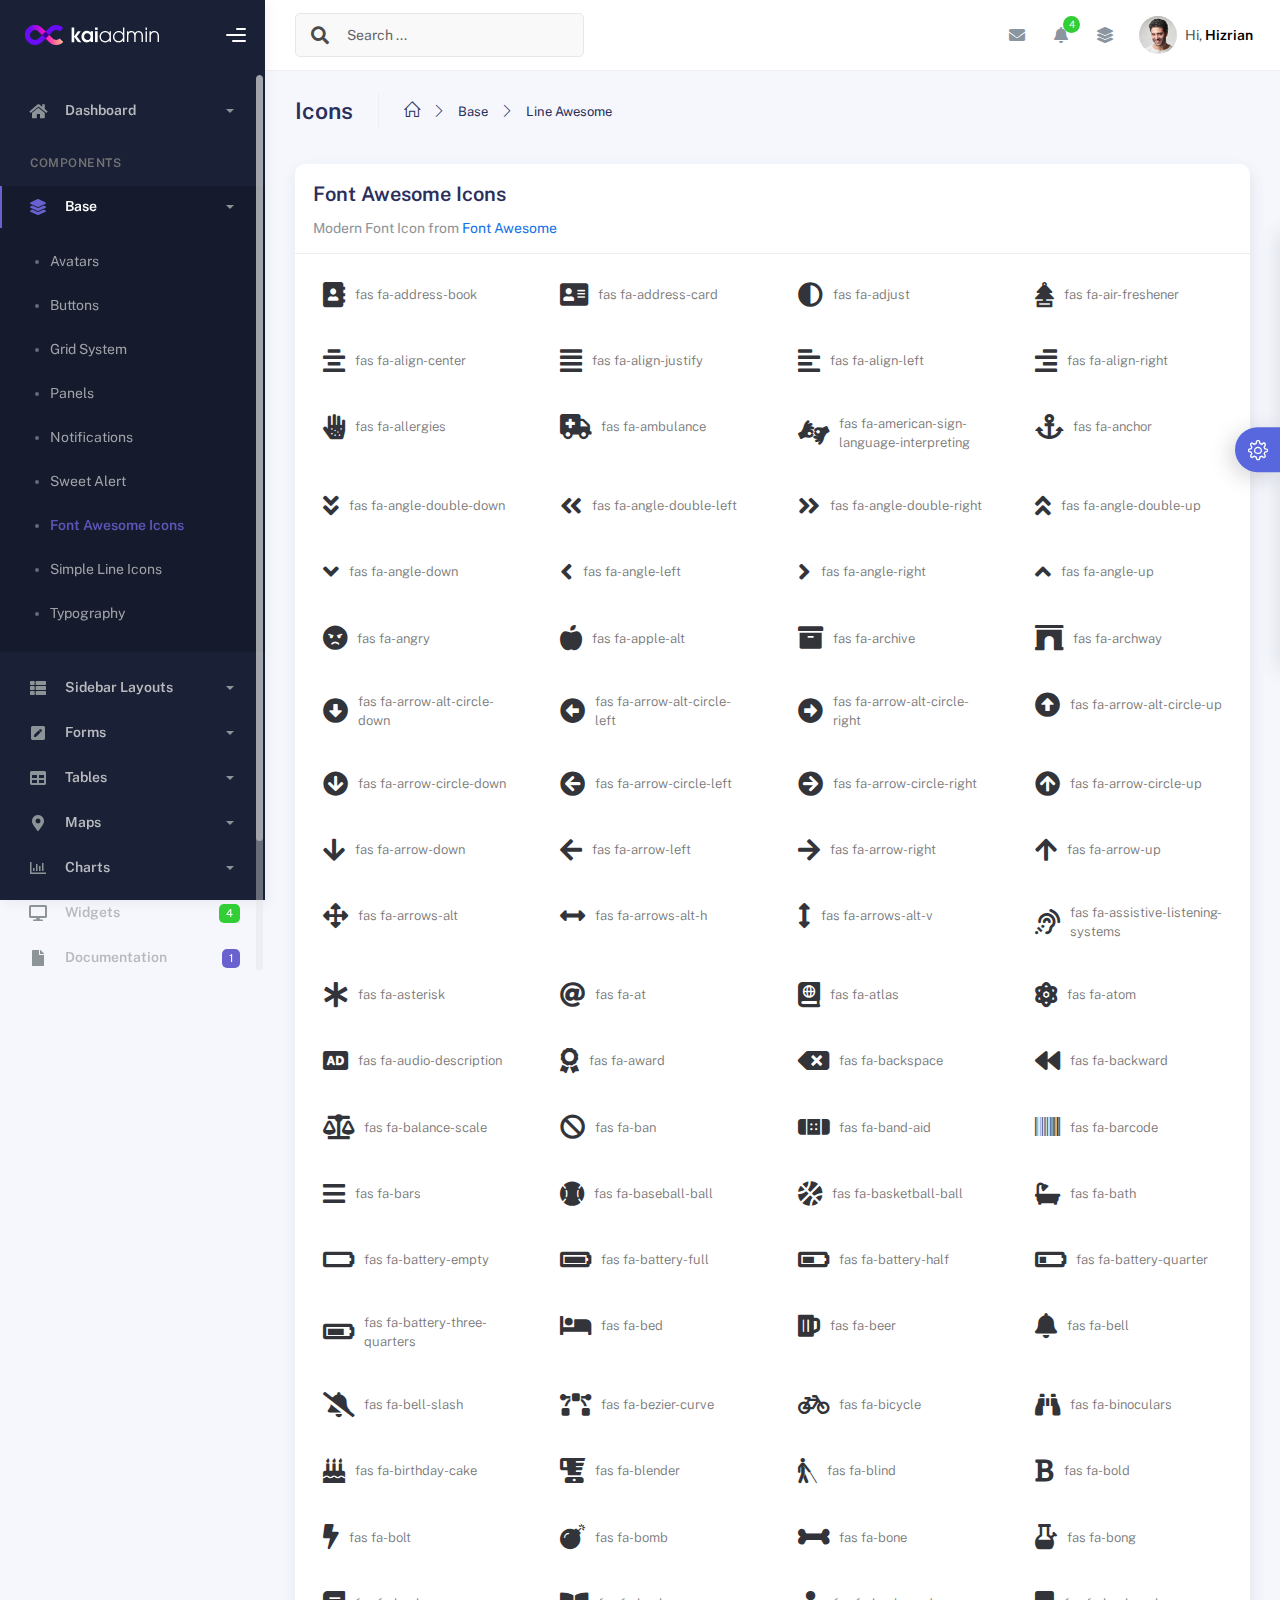
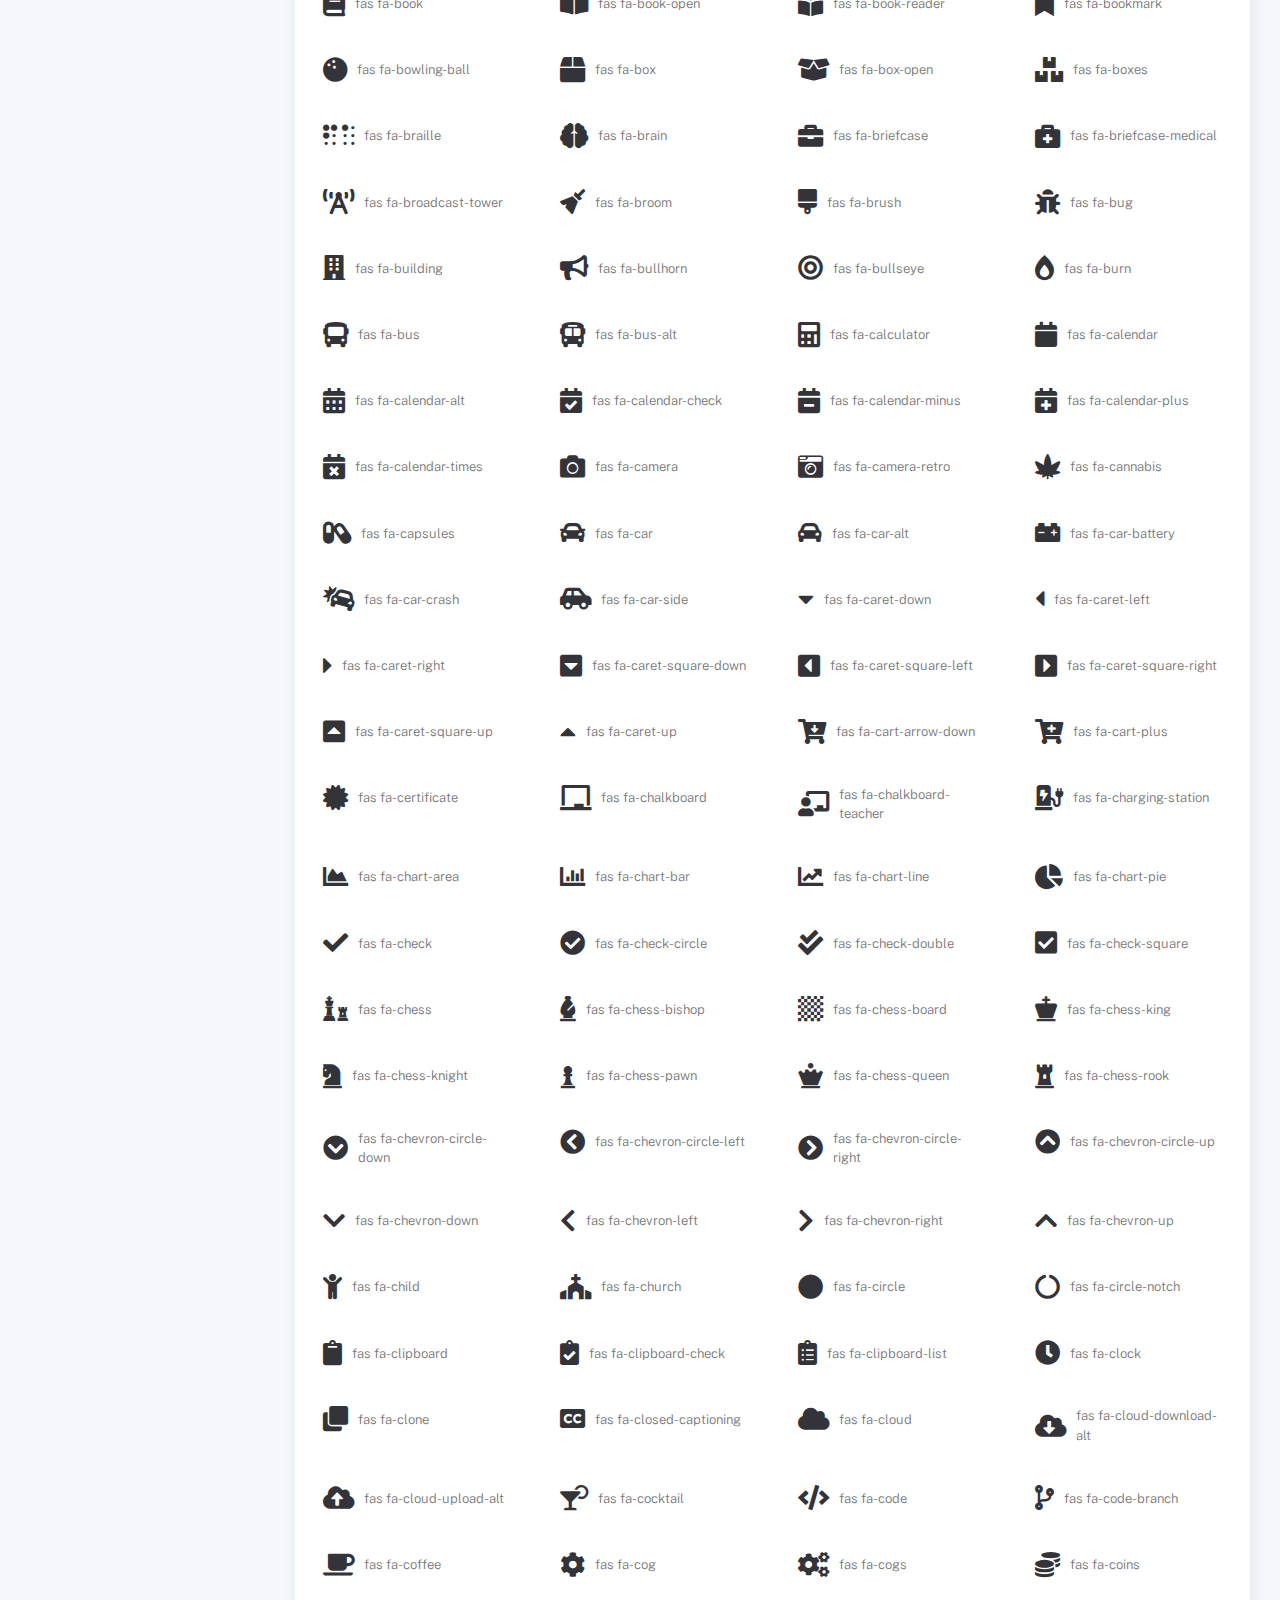
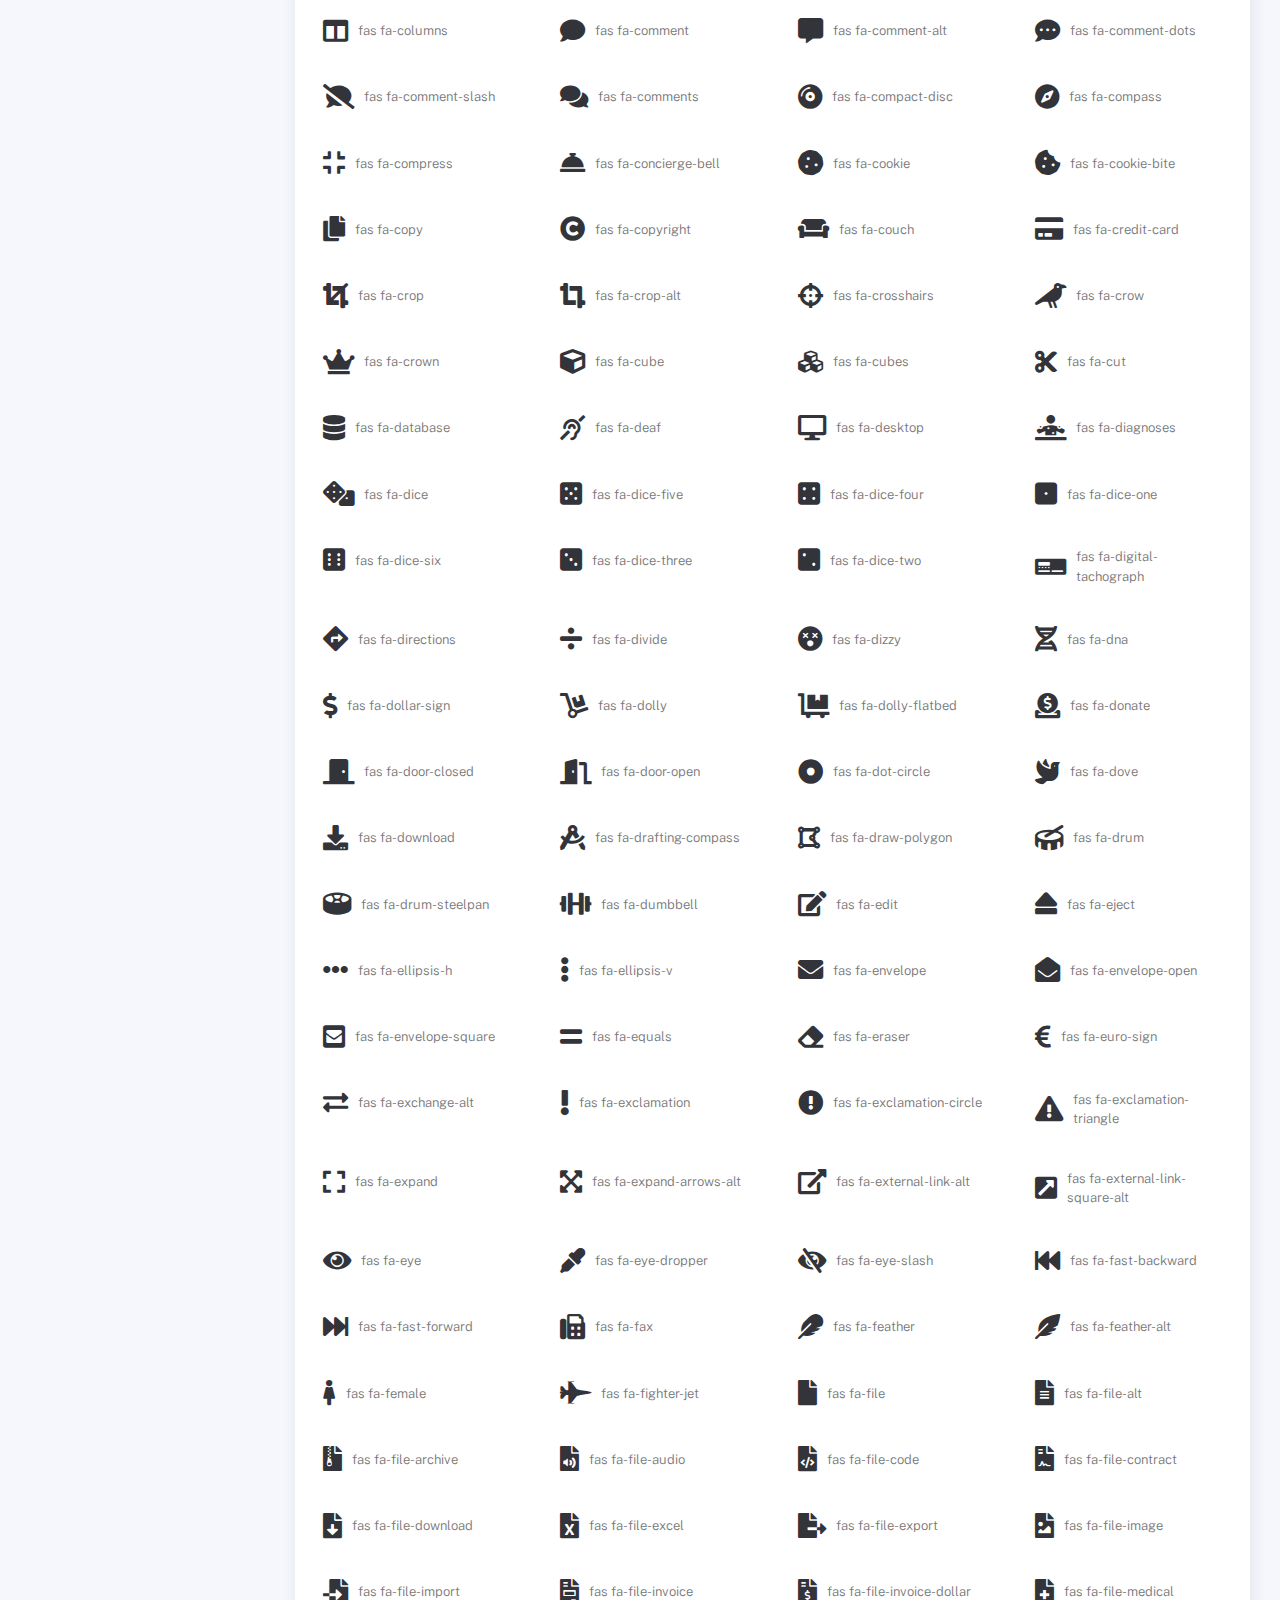
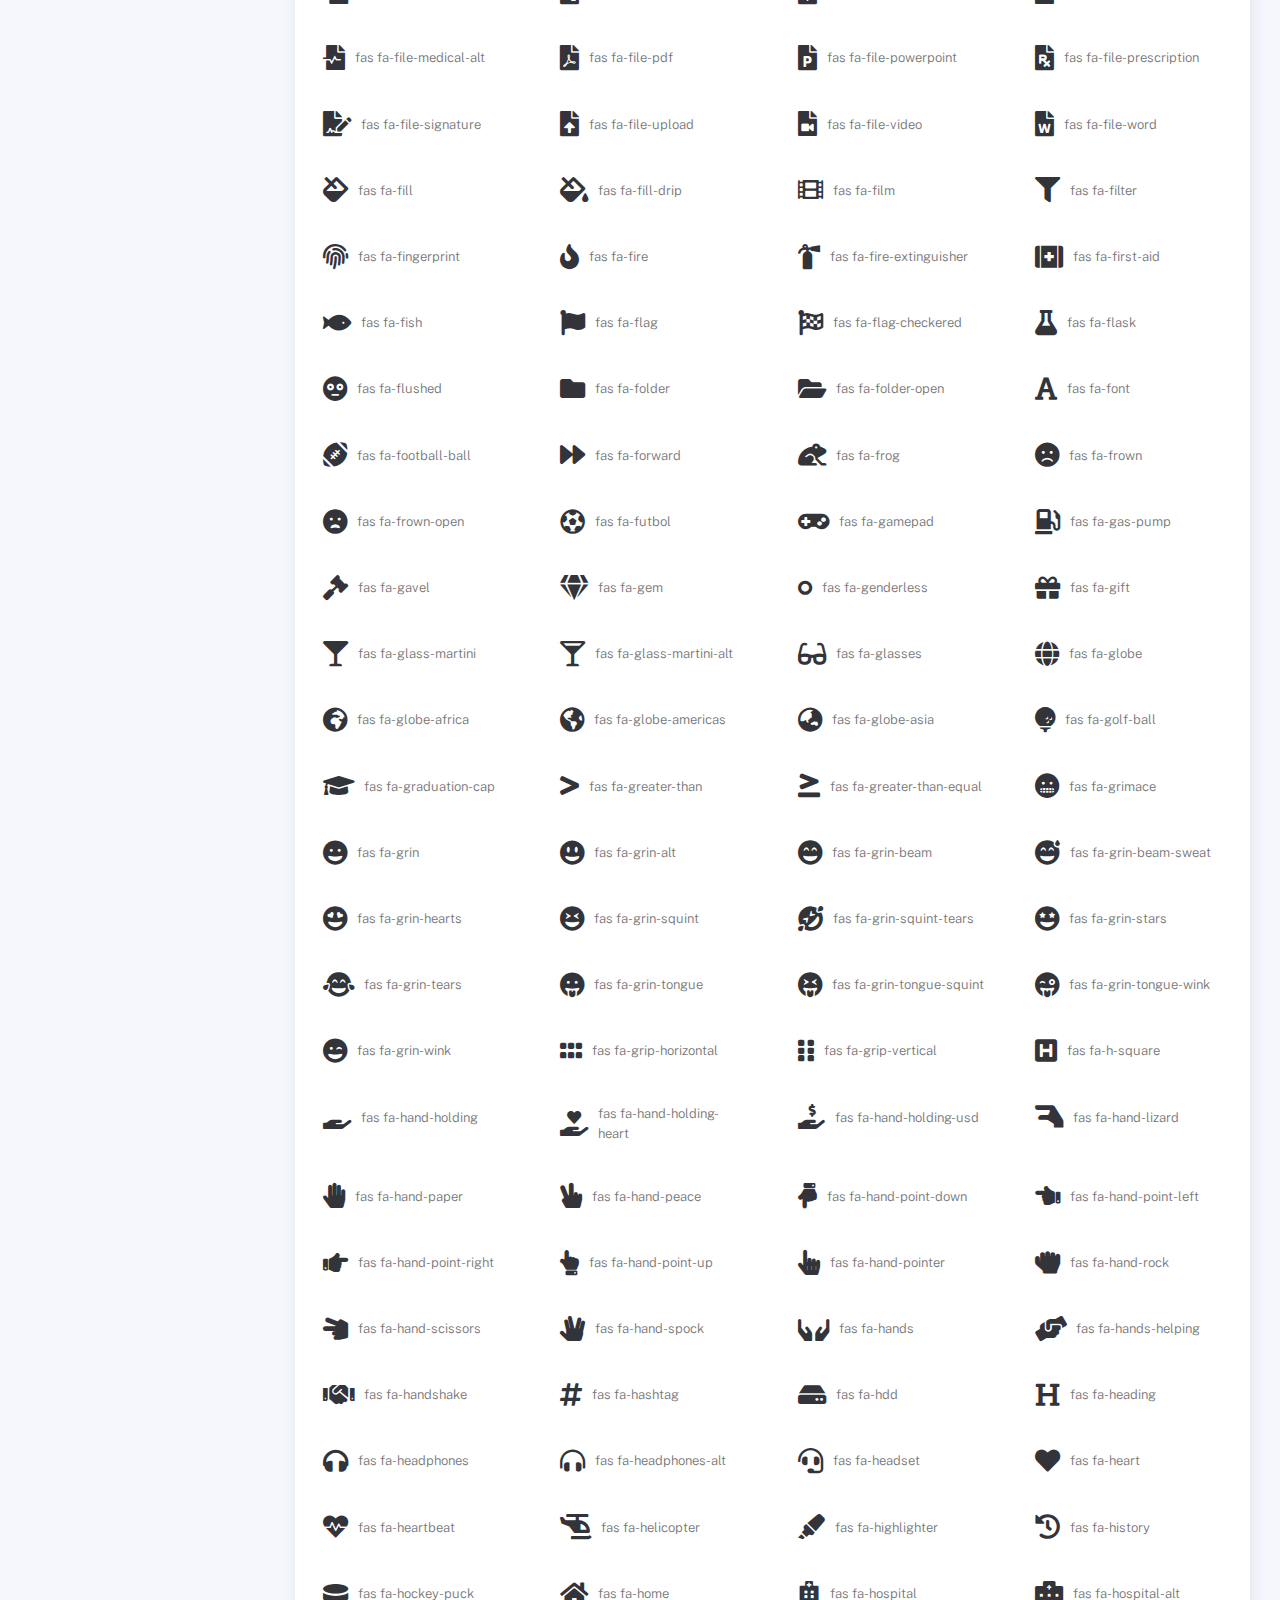
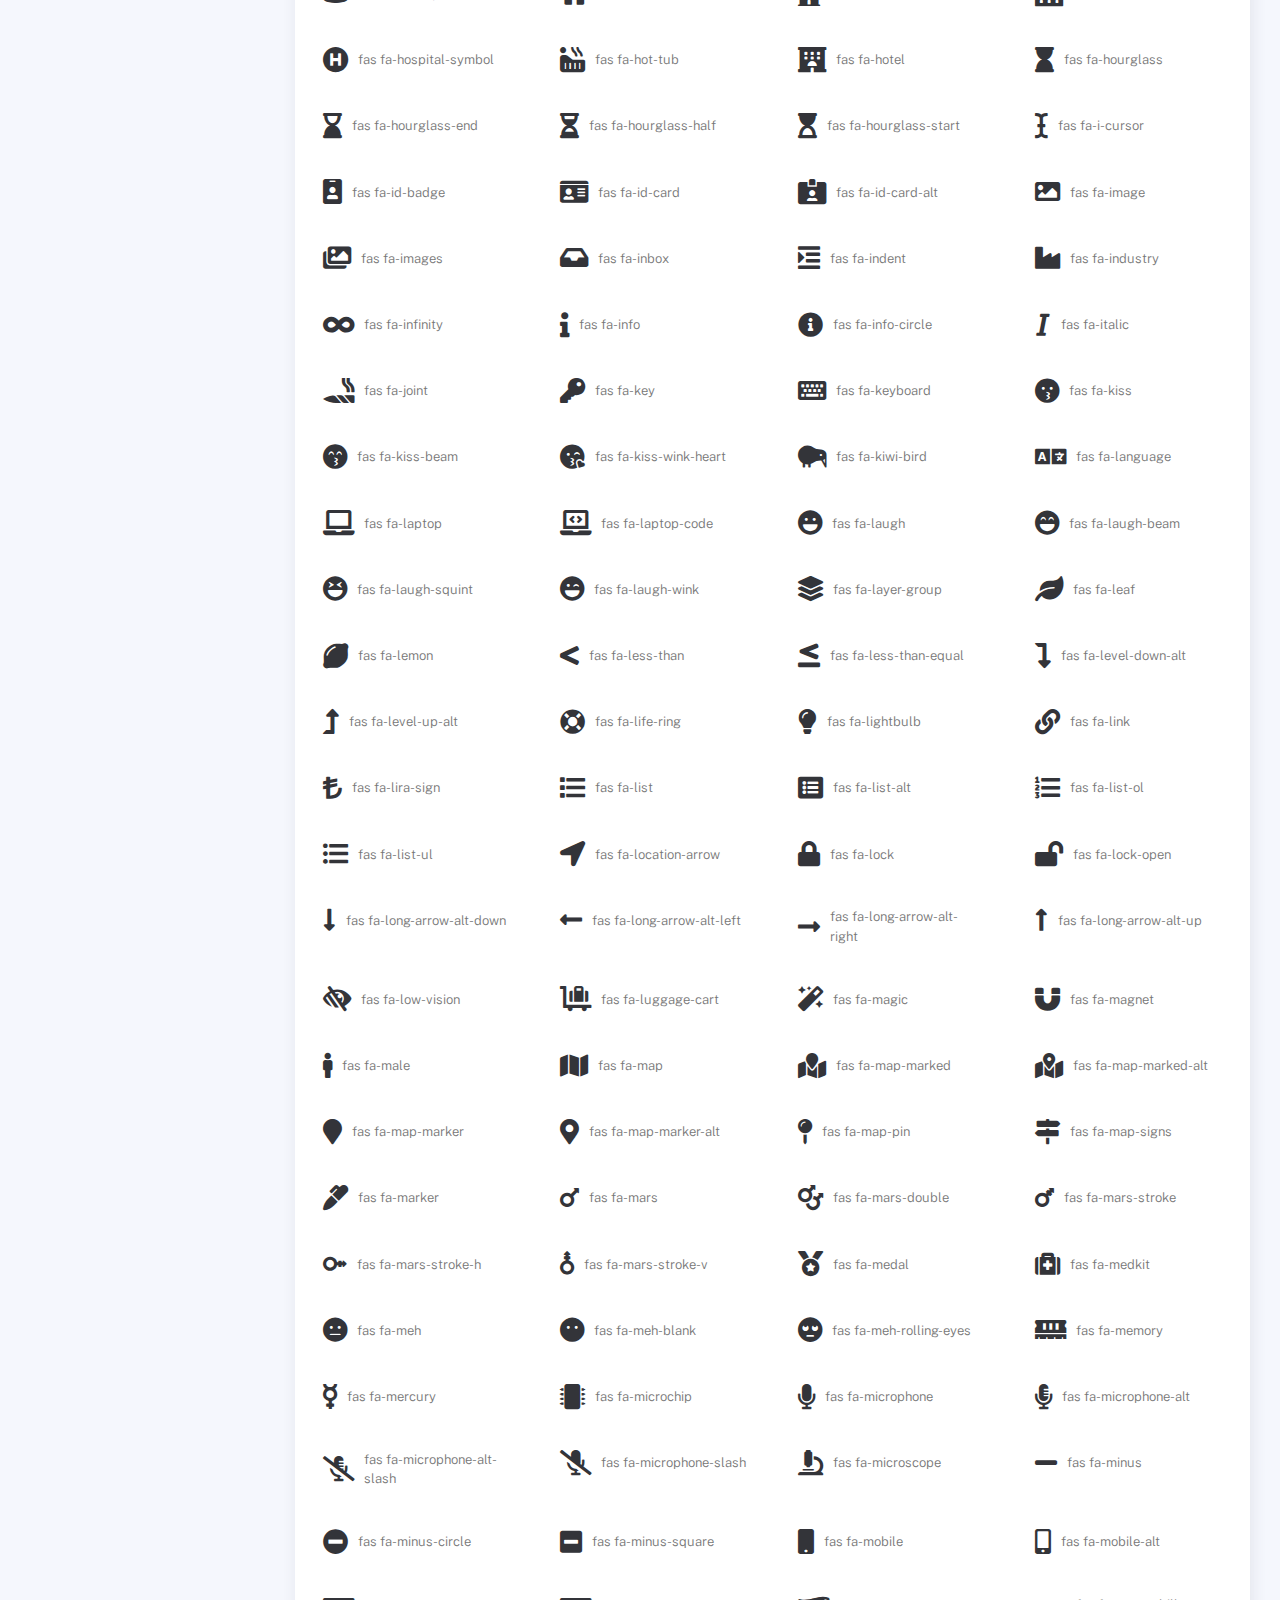
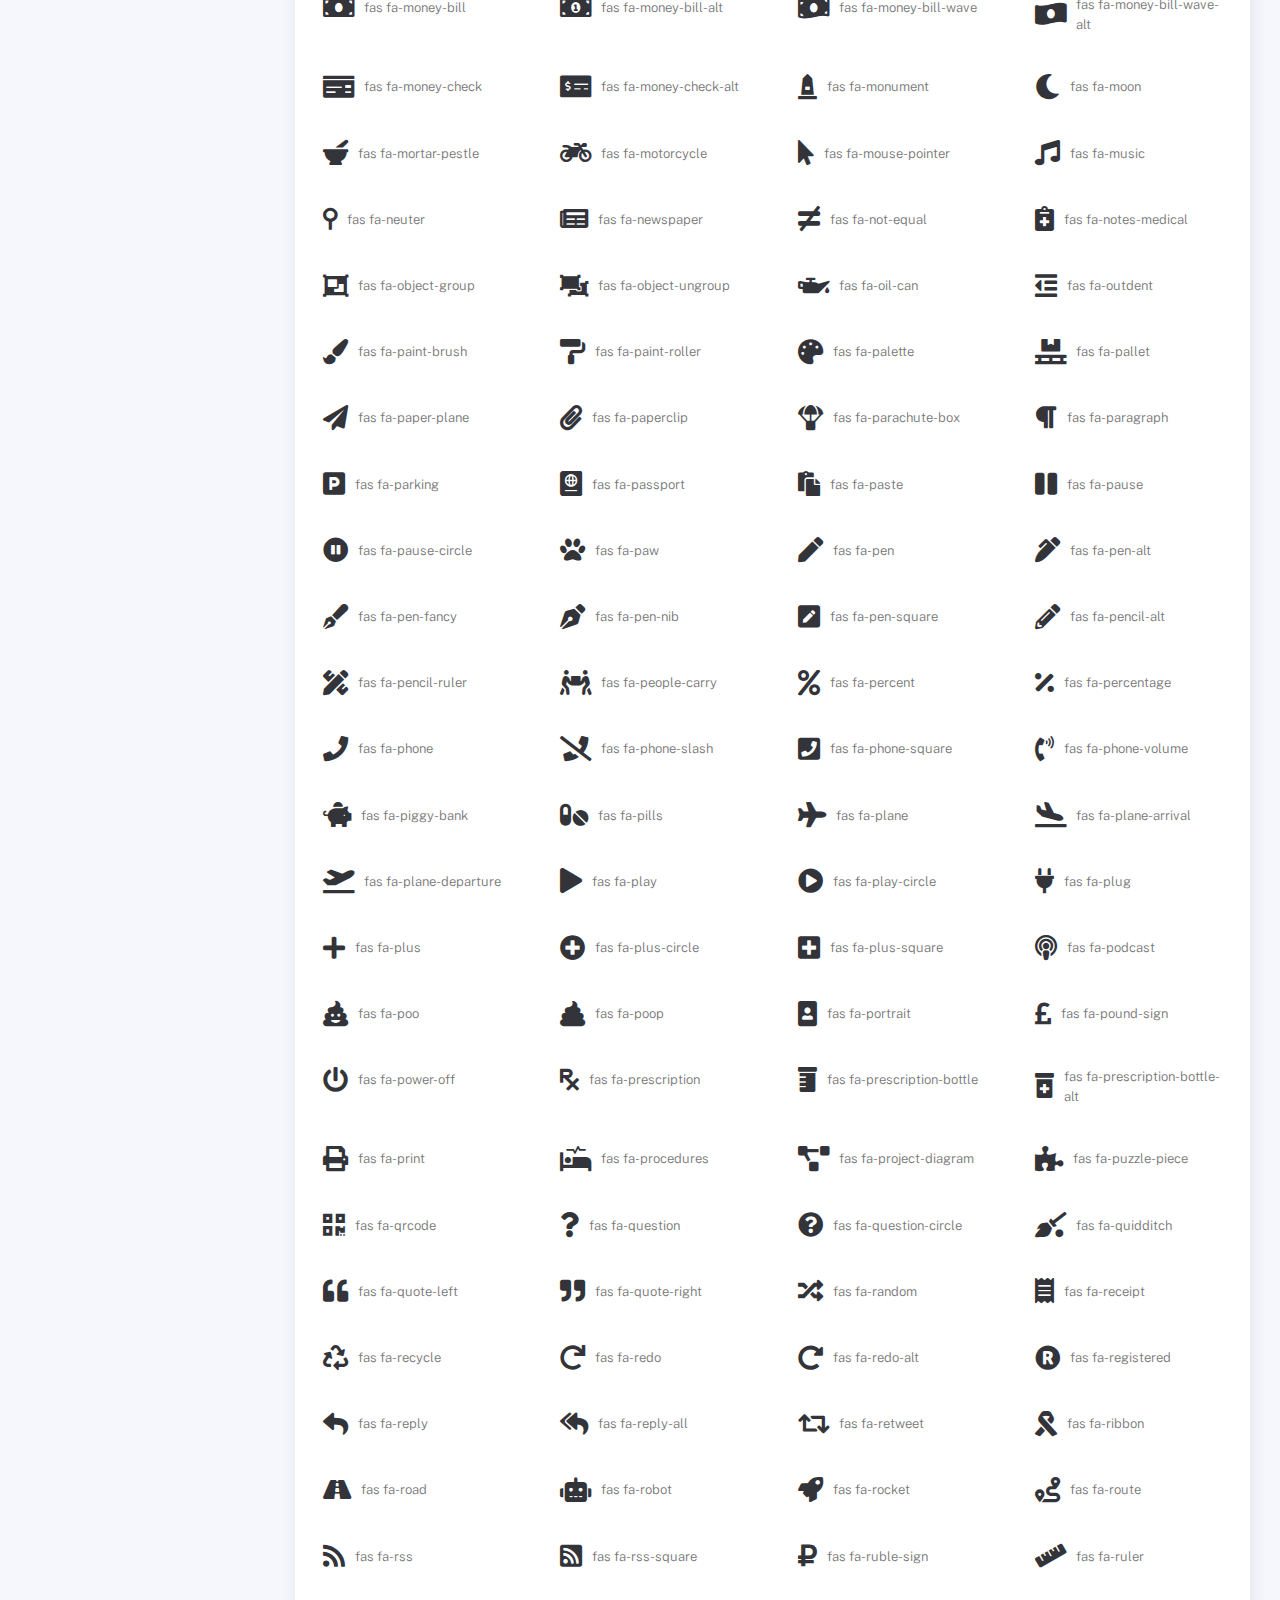
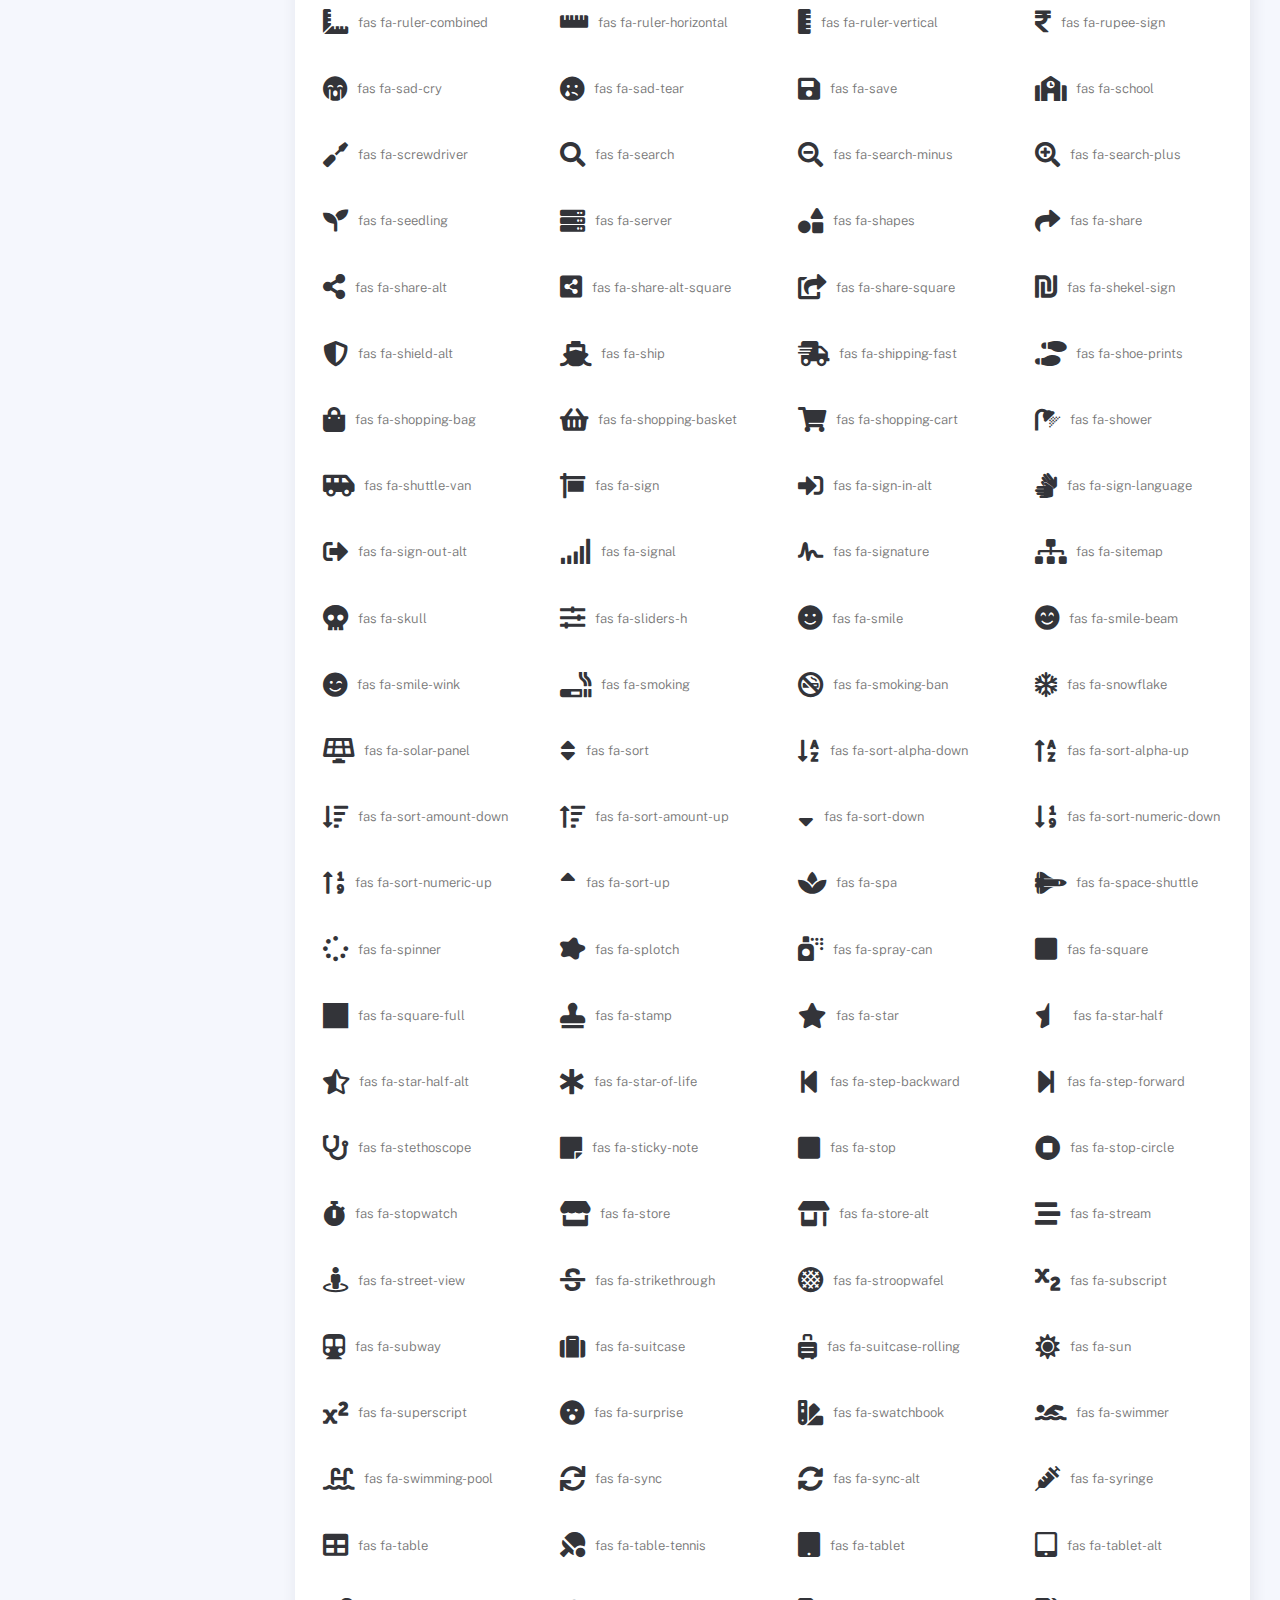
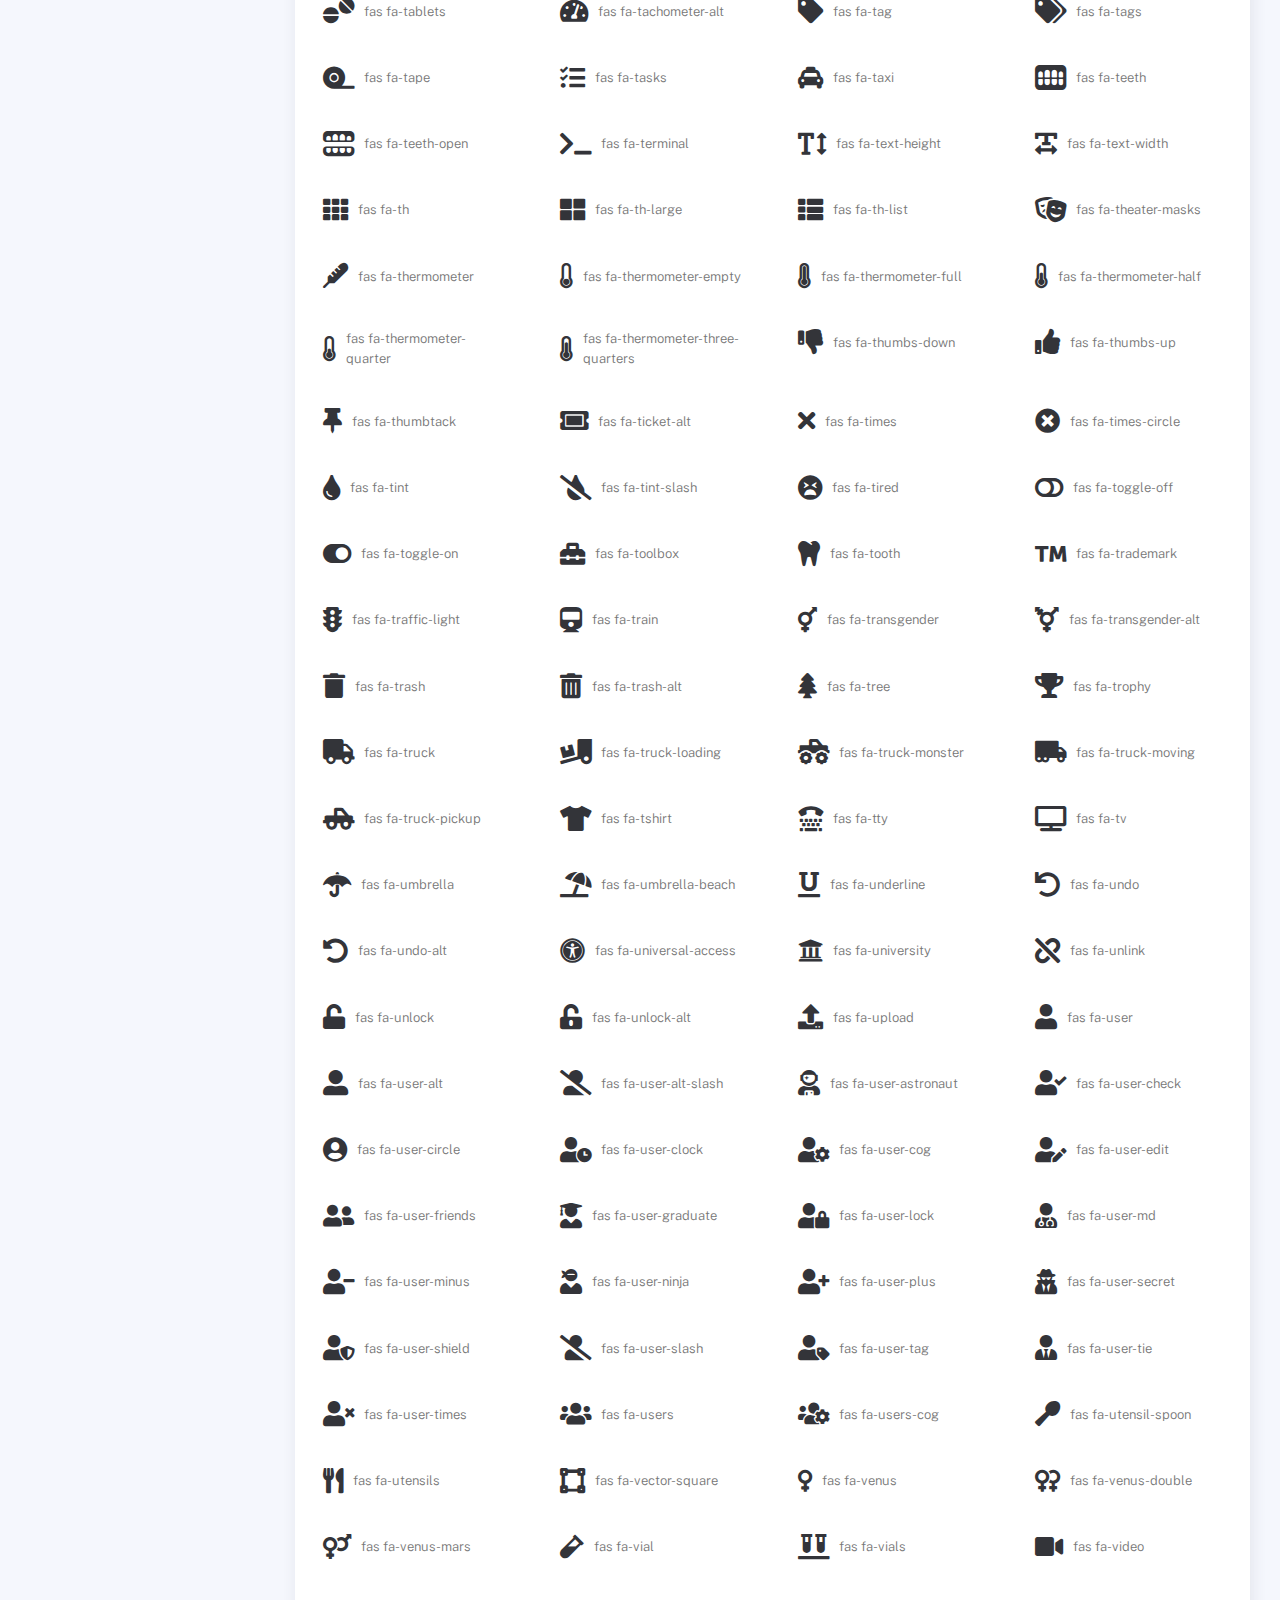
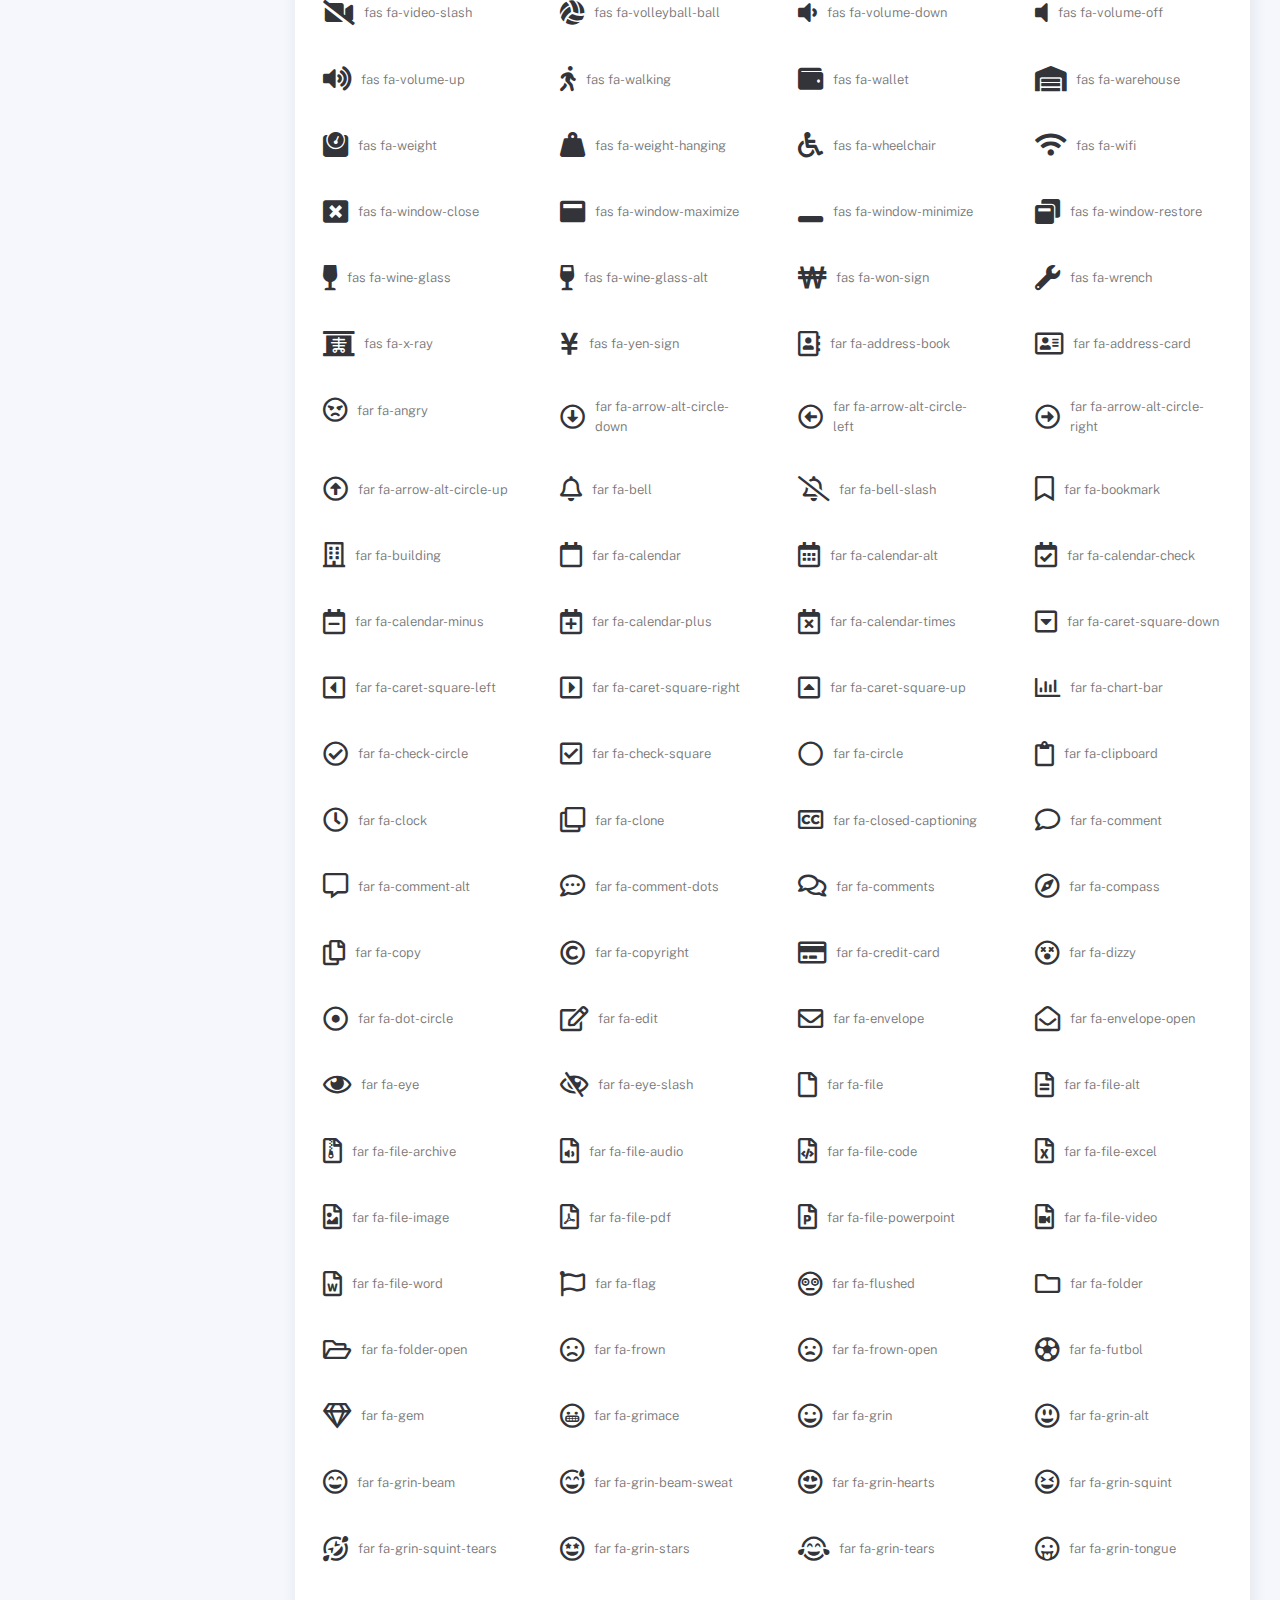
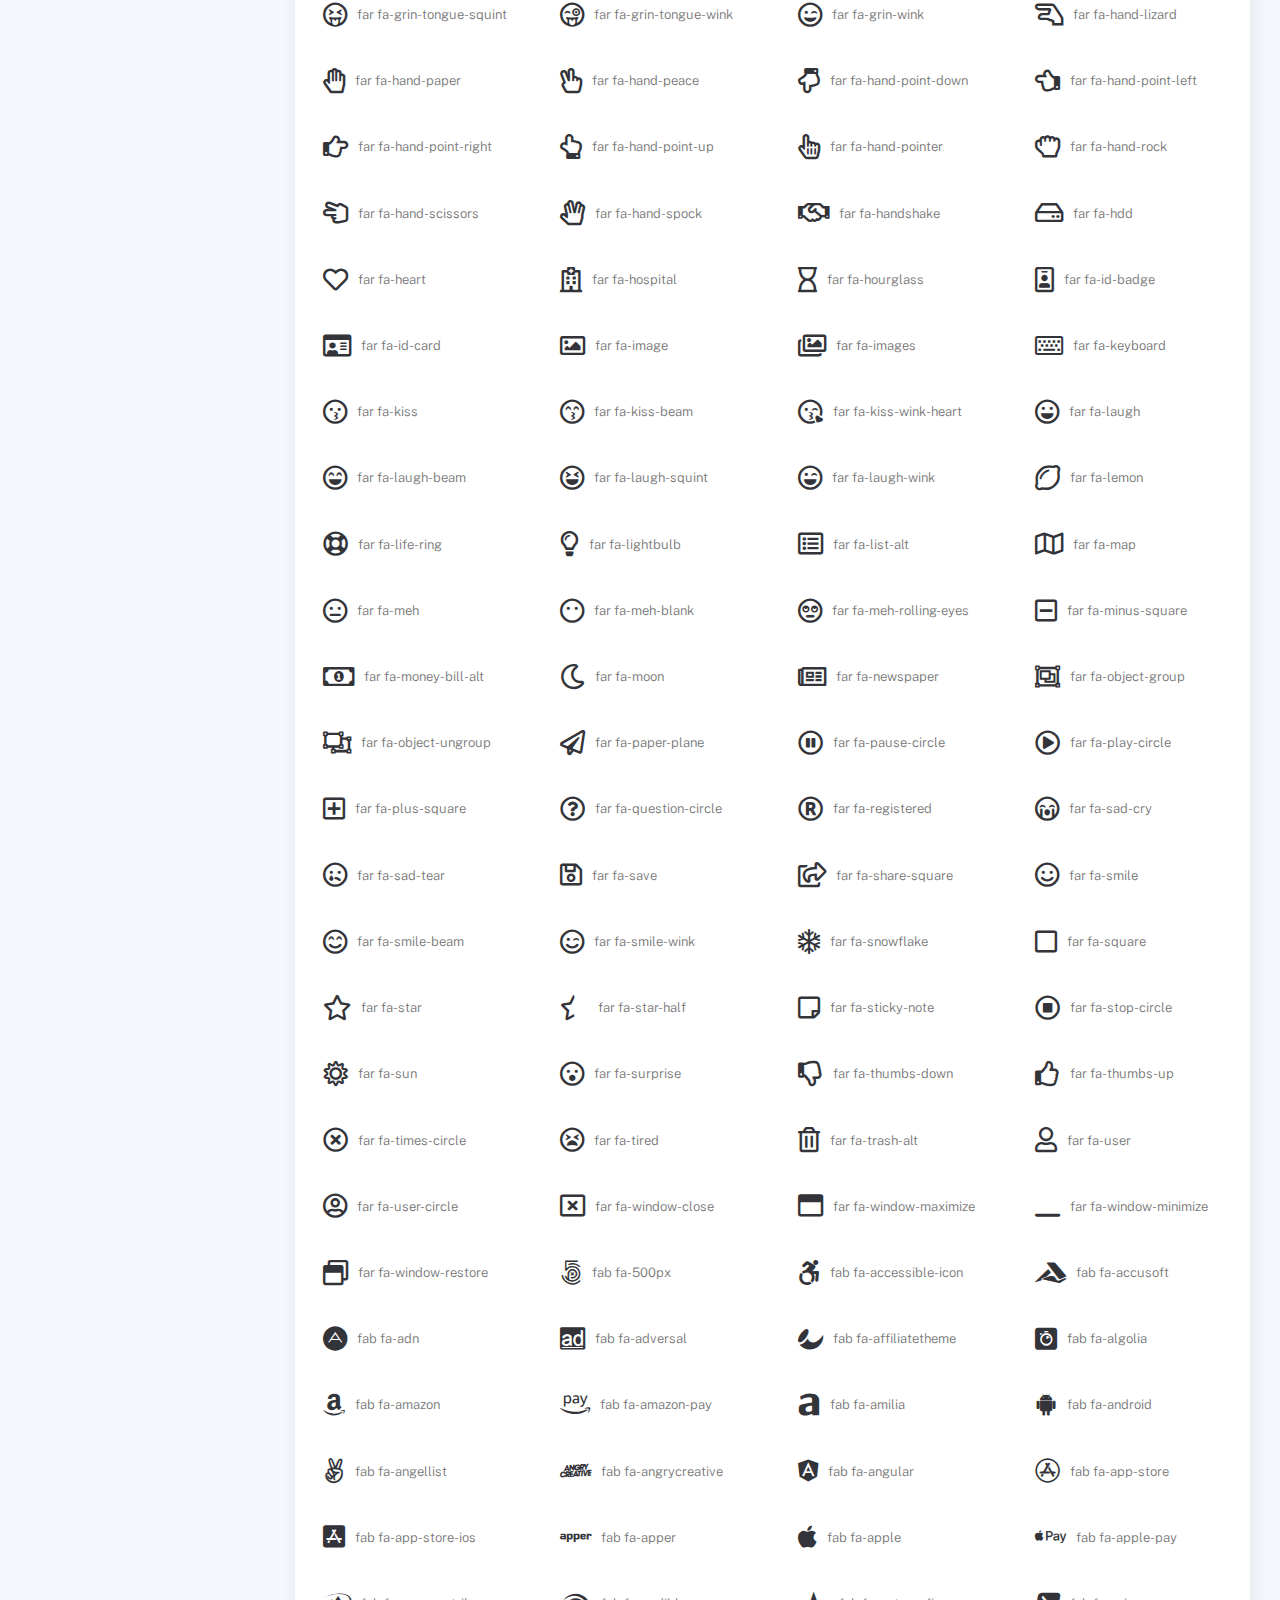
<file: kaiadmin-lite-1.2.0/components/font-awesome-icons.html>
<!DOCTYPE html>
<html lang="en">
  <head>
    <meta http-equiv="X-UA-Compatible" content="IE=edge" />
    <title>Font Awesome - Kaiadmin Bootstrap 5 Admin Dashboard</title>
    <meta
      content="width=device-width, initial-scale=1.0, shrink-to-fit=no"
      name="viewport"
    />
    <link
      rel="icon"
      href="../assets/img/kaiadmin/favicon.ico"
      type="image/x-icon"
    />

    <!-- Fonts and icons -->
    <script src="../assets/js/plugin/webfont/webfont.min.js"></script>
    <script>
      WebFont.load({
        google: { families: ["Public Sans:300,400,500,600,700"] },
        custom: {
          families: [
            "Font Awesome 5 Solid",
            "Font Awesome 5 Regular",
            "Font Awesome 5 Brands",
            "simple-line-icons",
          ],
          urls: ["../assets/css/fonts.min.css"],
        },
        active: function () {
          sessionStorage.fonts = true;
        },
      });
    </script>

    <!-- CSS Files -->
    <link rel="stylesheet" href="../assets/css/bootstrap.min.css" />
    <link rel="stylesheet" href="../assets/css/plugins.min.css" />
    <link rel="stylesheet" href="../assets/css/kaiadmin.min.css" />

    <!-- CSS Just for demo purpose, don't include it in your project -->
    <link rel="stylesheet" href="../assets/css/demo.css" />
  </head>
  <body>
    <div class="wrapper">
      <!-- Sidebar -->
      <div class="sidebar" data-background-color="dark">
        <div class="sidebar-logo">
          <!-- Logo Header -->
          <div class="logo-header" data-background-color="dark">
            <a href="../index.html" class="logo">
              <img
                src="../assets/img/kaiadmin/logo_light.svg"
                alt="navbar brand"
                class="navbar-brand"
                height="20"
              />
            </a>
            <div class="nav-toggle">
              <button class="btn btn-toggle toggle-sidebar">
                <i class="gg-menu-right"></i>
              </button>
              <button class="btn btn-toggle sidenav-toggler">
                <i class="gg-menu-left"></i>
              </button>
            </div>
            <button class="topbar-toggler more">
              <i class="gg-more-vertical-alt"></i>
            </button>
          </div>
          <!-- End Logo Header -->
        </div>
        <div class="sidebar-wrapper scrollbar scrollbar-inner">
          <div class="sidebar-content">
            <ul class="nav nav-secondary">
              <li class="nav-item">
                <a
                  data-bs-toggle="collapse"
                  href="#dashboard"
                  class="collapsed"
                  aria-expanded="false"
                >
                  <i class="fas fa-home"></i>
                  <p>Dashboard</p>
                  <span class="caret"></span>
                </a>
                <div class="collapse" id="dashboard">
                  <ul class="nav nav-collapse">
                    <li>
                      <a href="../../demo1/index.html">
                        <span class="sub-item">Dashboard 1</span>
                      </a>
                    </li>
                  </ul>
                </div>
              </li>
              <li class="nav-section">
                <span class="sidebar-mini-icon">
                  <i class="fa fa-ellipsis-h"></i>
                </span>
                <h4 class="text-section">Components</h4>
              </li>
              <li class="nav-item active submenu">
                <a data-bs-toggle="collapse" href="#base">
                  <i class="fas fa-layer-group"></i>
                  <p>Base</p>
                  <span class="caret"></span>
                </a>
                <div class="collapse show" id="base">
                  <ul class="nav nav-collapse">
                    <li>
                      <a href="../components/avatars.html">
                        <span class="sub-item">Avatars</span>
                      </a>
                    </li>
                    <li>
                      <a href="../components/buttons.html">
                        <span class="sub-item">Buttons</span>
                      </a>
                    </li>
                    <li>
                      <a href="../components/gridsystem.html">
                        <span class="sub-item">Grid System</span>
                      </a>
                    </li>
                    <li>
                      <a href="../components/panels.html">
                        <span class="sub-item">Panels</span>
                      </a>
                    </li>
                    <li>
                      <a href="../components/notifications.html">
                        <span class="sub-item">Notifications</span>
                      </a>
                    </li>
                    <li>
                      <a href="../components/sweetalert.html">
                        <span class="sub-item">Sweet Alert</span>
                      </a>
                    </li>
                    <li class="active">
                      <a href="../components/font-awesome-icons.html">
                        <span class="sub-item">Font Awesome Icons</span>
                      </a>
                    </li>
                    <li>
                      <a href="../components/simple-line-icons.html">
                        <span class="sub-item">Simple Line Icons</span>
                      </a>
                    </li>
                    <li>
                      <a href="../components/typography.html">
                        <span class="sub-item">Typography</span>
                      </a>
                    </li>
                  </ul>
                </div>
              </li>
              <li class="nav-item">
                <a data-bs-toggle="collapse" href="#sidebarLayouts">
                  <i class="fas fa-th-list"></i>
                  <p>Sidebar Layouts</p>
                  <span class="caret"></span>
                </a>
                <div class="collapse" id="sidebarLayouts">
                  <ul class="nav nav-collapse">
                    <li>
                      <a href="../sidebar-style-2.html">
                        <span class="sub-item">Sidebar Style 2</span>
                      </a>
                    </li>
                    <li>
                      <a href="../icon-menu.html">
                        <span class="sub-item">Icon Menu</span>
                      </a>
                    </li>
                  </ul>
                </div>
              </li>
              <li class="nav-item">
                <a data-bs-toggle="collapse" href="#forms">
                  <i class="fas fa-pen-square"></i>
                  <p>Forms</p>
                  <span class="caret"></span>
                </a>
                <div class="collapse" id="forms">
                  <ul class="nav nav-collapse">
                    <li>
                      <a href="../forms/forms.html">
                        <span class="sub-item">Basic Form</span>
                      </a>
                    </li>
                  </ul>
                </div>
              </li>
              <li class="nav-item">
                <a data-bs-toggle="collapse" href="#tables">
                  <i class="fas fa-table"></i>
                  <p>Tables</p>
                  <span class="caret"></span>
                </a>
                <div class="collapse" id="tables">
                  <ul class="nav nav-collapse">
                    <li>
                      <a href="../tables/tables.html">
                        <span class="sub-item">Basic Table</span>
                      </a>
                    </li>
                    <li>
                      <a href="../tables/datatables.html">
                        <span class="sub-item">Datatables</span>
                      </a>
                    </li>
                  </ul>
                </div>
              </li>
              <li class="nav-item">
                <a data-bs-toggle="collapse" href="#maps">
                  <i class="fas fa-map-marker-alt"></i>
                  <p>Maps</p>
                  <span class="caret"></span>
                </a>
                <div class="collapse" id="maps">
                  <ul class="nav nav-collapse">
                    <li>
                      <a href="../maps/googlemaps.html">
                        <span class="sub-item">Google Maps</span>
                      </a>
                    </li>
                    <li>
                      <a href="../maps/jsvectormap.html">
                        <span class="sub-item">Jsvectormap</span>
                      </a>
                    </li>
                  </ul>
                </div>
              </li>
              <li class="nav-item">
                <a data-bs-toggle="collapse" href="#charts">
                  <i class="far fa-chart-bar"></i>
                  <p>Charts</p>
                  <span class="caret"></span>
                </a>
                <div class="collapse" id="charts">
                  <ul class="nav nav-collapse">
                    <li>
                      <a href="../charts/charts.html">
                        <span class="sub-item">Chart Js</span>
                      </a>
                    </li>
                    <li>
                      <a href="../charts/sparkline.html">
                        <span class="sub-item">Sparkline</span>
                      </a>
                    </li>
                  </ul>
                </div>
              </li>
              <li class="nav-item">
                <a href="../widgets.html">
                  <i class="fas fa-desktop"></i>
                  <p>Widgets</p>
                  <span class="badge badge-success">4</span>
                </a>
              </li>
              <li class="nav-item">
                <a href="../../../documentation/index.html">
                  <i class="fas fa-file"></i>
                  <p>Documentation</p>
                  <span class="badge badge-secondary">1</span>
                </a>
              </li>
              <li class="nav-item">
                <a data-bs-toggle="collapse" href="#submenu">
                  <i class="fas fa-bars"></i>
                  <p>Menu Levels</p>
                  <span class="caret"></span>
                </a>
                <div class="collapse" id="submenu">
                  <ul class="nav nav-collapse">
                    <li>
                      <a data-bs-toggle="collapse" href="#subnav1">
                        <span class="sub-item">Level 1</span>
                        <span class="caret"></span>
                      </a>
                      <div class="collapse" id="subnav1">
                        <ul class="nav nav-collapse subnav">
                          <li>
                            <a href="#">
                              <span class="sub-item">Level 2</span>
                            </a>
                          </li>
                          <li>
                            <a href="#">
                              <span class="sub-item">Level 2</span>
                            </a>
                          </li>
                        </ul>
                      </div>
                    </li>
                    <li>
                      <a data-bs-toggle="collapse" href="#subnav2">
                        <span class="sub-item">Level 1</span>
                        <span class="caret"></span>
                      </a>
                      <div class="collapse" id="subnav2">
                        <ul class="nav nav-collapse subnav">
                          <li>
                            <a href="#">
                              <span class="sub-item">Level 2</span>
                            </a>
                          </li>
                        </ul>
                      </div>
                    </li>
                    <li>
                      <a href="#">
                        <span class="sub-item">Level 1</span>
                      </a>
                    </li>
                  </ul>
                </div>
              </li>
            </ul>
          </div>
        </div>
      </div>
      <!-- End Sidebar -->

      <div class="main-panel">
        <div class="main-header">
          <div class="main-header-logo">
            <!-- Logo Header -->
            <div class="logo-header" data-background-color="dark">
              <a href="../index.html" class="logo">
                <img
                  src="../assets/img/kaiadmin/logo_light.svg"
                  alt="navbar brand"
                  class="navbar-brand"
                  height="20"
                />
              </a>
              <div class="nav-toggle">
                <button class="btn btn-toggle toggle-sidebar">
                  <i class="gg-menu-right"></i>
                </button>
                <button class="btn btn-toggle sidenav-toggler">
                  <i class="gg-menu-left"></i>
                </button>
              </div>
              <button class="topbar-toggler more">
                <i class="gg-more-vertical-alt"></i>
              </button>
            </div>
            <!-- End Logo Header -->
          </div>
          <!-- Navbar Header -->
          <nav
            class="navbar navbar-header navbar-header-transparent navbar-expand-lg border-bottom"
          >
            <div class="container-fluid">
              <nav
                class="navbar navbar-header-left navbar-expand-lg navbar-form nav-search p-0 d-none d-lg-flex"
              >
                <div class="input-group">
                  <div class="input-group-prepend">
                    <button type="submit" class="btn btn-search pe-1">
                      <i class="fa fa-search search-icon"></i>
                    </button>
                  </div>
                  <input
                    type="text"
                    placeholder="Search ..."
                    class="form-control"
                  />
                </div>
              </nav>

              <ul class="navbar-nav topbar-nav ms-md-auto align-items-center">
                <li
                  class="nav-item topbar-icon dropdown hidden-caret d-flex d-lg-none"
                >
                  <a
                    class="nav-link dropdown-toggle"
                    data-bs-toggle="dropdown"
                    href="#"
                    role="button"
                    aria-expanded="false"
                    aria-haspopup="true"
                  >
                    <i class="fa fa-search"></i>
                  </a>
                  <ul class="dropdown-menu dropdown-search animated fadeIn">
                    <form class="navbar-left navbar-form nav-search">
                      <div class="input-group">
                        <input
                          type="text"
                          placeholder="Search ..."
                          class="form-control"
                        />
                      </div>
                    </form>
                  </ul>
                </li>
                <li class="nav-item topbar-icon dropdown hidden-caret">
                  <a
                    class="nav-link dropdown-toggle"
                    href="#"
                    id="messageDropdown"
                    role="button"
                    data-bs-toggle="dropdown"
                    aria-haspopup="true"
                    aria-expanded="false"
                  >
                    <i class="fa fa-envelope"></i>
                  </a>
                  <ul
                    class="dropdown-menu messages-notif-box animated fadeIn"
                    aria-labelledby="messageDropdown"
                  >
                    <li>
                      <div
                        class="dropdown-title d-flex justify-content-between align-items-center"
                      >
                        Messages
                        <a href="#" class="small">Mark all as read</a>
                      </div>
                    </li>
                    <li>
                      <div class="message-notif-scroll scrollbar-outer">
                        <div class="notif-center">
                          <a href="#">
                            <div class="notif-img">
                              <img
                                src="../assets/img/jm_denis.jpg"
                                alt="Img Profile"
                              />
                            </div>
                            <div class="notif-content">
                              <span class="subject">Jimmy Denis</span>
                              <span class="block"> How are you ? </span>
                              <span class="time">5 minutes ago</span>
                            </div>
                          </a>
                          <a href="#">
                            <div class="notif-img">
                              <img
                                src="../assets/img/chadengle.jpg"
                                alt="Img Profile"
                              />
                            </div>
                            <div class="notif-content">
                              <span class="subject">Chad</span>
                              <span class="block"> Ok, Thanks ! </span>
                              <span class="time">12 minutes ago</span>
                            </div>
                          </a>
                          <a href="#">
                            <div class="notif-img">
                              <img
                                src="../assets/img/mlane.jpg"
                                alt="Img Profile"
                              />
                            </div>
                            <div class="notif-content">
                              <span class="subject">Jhon Doe</span>
                              <span class="block">
                                Ready for the meeting today...
                              </span>
                              <span class="time">12 minutes ago</span>
                            </div>
                          </a>
                          <a href="#">
                            <div class="notif-img">
                              <img
                                src="../assets/img/talha.jpg"
                                alt="Img Profile"
                              />
                            </div>
                            <div class="notif-content">
                              <span class="subject">Talha</span>
                              <span class="block"> Hi, Apa Kabar ? </span>
                              <span class="time">17 minutes ago</span>
                            </div>
                          </a>
                        </div>
                      </div>
                    </li>
                    <li>
                      <a class="see-all" href="javascript:void(0);"
                        >See all messages<i class="fa fa-angle-right"></i>
                      </a>
                    </li>
                  </ul>
                </li>
                <li class="nav-item topbar-icon dropdown hidden-caret">
                  <a
                    class="nav-link dropdown-toggle"
                    href="#"
                    id="notifDropdown"
                    role="button"
                    data-bs-toggle="dropdown"
                    aria-haspopup="true"
                    aria-expanded="false"
                  >
                    <i class="fa fa-bell"></i>
                    <span class="notification">4</span>
                  </a>
                  <ul
                    class="dropdown-menu notif-box animated fadeIn"
                    aria-labelledby="notifDropdown"
                  >
                    <li>
                      <div class="dropdown-title">
                        You have 4 new notification
                      </div>
                    </li>
                    <li>
                      <div class="notif-scroll scrollbar-outer">
                        <div class="notif-center">
                          <a href="#">
                            <div class="notif-icon notif-primary">
                              <i class="fa fa-user-plus"></i>
                            </div>
                            <div class="notif-content">
                              <span class="block"> New user registered </span>
                              <span class="time">5 minutes ago</span>
                            </div>
                          </a>
                          <a href="#">
                            <div class="notif-icon notif-success">
                              <i class="fa fa-comment"></i>
                            </div>
                            <div class="notif-content">
                              <span class="block">
                                Rahmad commented on Admin
                              </span>
                              <span class="time">12 minutes ago</span>
                            </div>
                          </a>
                          <a href="#">
                            <div class="notif-img">
                              <img
                                src="../assets/img/profile2.jpg"
                                alt="Img Profile"
                              />
                            </div>
                            <div class="notif-content">
                              <span class="block">
                                Reza send messages to you
                              </span>
                              <span class="time">12 minutes ago</span>
                            </div>
                          </a>
                          <a href="#">
                            <div class="notif-icon notif-danger">
                              <i class="fa fa-heart"></i>
                            </div>
                            <div class="notif-content">
                              <span class="block"> Farrah liked Admin </span>
                              <span class="time">17 minutes ago</span>
                            </div>
                          </a>
                        </div>
                      </div>
                    </li>
                    <li>
                      <a class="see-all" href="javascript:void(0);"
                        >See all notifications<i class="fa fa-angle-right"></i>
                      </a>
                    </li>
                  </ul>
                </li>
                <li class="nav-item topbar-icon dropdown hidden-caret">
                  <a
                    class="nav-link"
                    data-bs-toggle="dropdown"
                    href="#"
                    aria-expanded="false"
                  >
                    <i class="fas fa-layer-group"></i>
                  </a>
                  <div class="dropdown-menu quick-actions animated fadeIn">
                    <div class="quick-actions-header">
                      <span class="title mb-1">Quick Actions</span>
                      <span class="subtitle op-7">Shortcuts</span>
                    </div>
                    <div class="quick-actions-scroll scrollbar-outer">
                      <div class="quick-actions-items">
                        <div class="row m-0">
                          <a class="col-6 col-md-4 p-0" href="#">
                            <div class="quick-actions-item">
                              <div class="avatar-item bg-danger rounded-circle">
                                <i class="far fa-calendar-alt"></i>
                              </div>
                              <span class="text">Calendar</span>
                            </div>
                          </a>
                          <a class="col-6 col-md-4 p-0" href="#">
                            <div class="quick-actions-item">
                              <div
                                class="avatar-item bg-warning rounded-circle"
                              >
                                <i class="fas fa-map"></i>
                              </div>
                              <span class="text">Maps</span>
                            </div>
                          </a>
                          <a class="col-6 col-md-4 p-0" href="#">
                            <div class="quick-actions-item">
                              <div class="avatar-item bg-info rounded-circle">
                                <i class="fas fa-file-excel"></i>
                              </div>
                              <span class="text">Reports</span>
                            </div>
                          </a>
                          <a class="col-6 col-md-4 p-0" href="#">
                            <div class="quick-actions-item">
                              <div
                                class="avatar-item bg-success rounded-circle"
                              >
                                <i class="fas fa-envelope"></i>
                              </div>
                              <span class="text">Emails</span>
                            </div>
                          </a>
                          <a class="col-6 col-md-4 p-0" href="#">
                            <div class="quick-actions-item">
                              <div
                                class="avatar-item bg-primary rounded-circle"
                              >
                                <i class="fas fa-file-invoice-dollar"></i>
                              </div>
                              <span class="text">Invoice</span>
                            </div>
                          </a>
                          <a class="col-6 col-md-4 p-0" href="#">
                            <div class="quick-actions-item">
                              <div
                                class="avatar-item bg-secondary rounded-circle"
                              >
                                <i class="fas fa-credit-card"></i>
                              </div>
                              <span class="text">Payments</span>
                            </div>
                          </a>
                        </div>
                      </div>
                    </div>
                  </div>
                </li>

                <li class="nav-item topbar-user dropdown hidden-caret">
                  <a
                    class="dropdown-toggle profile-pic"
                    data-bs-toggle="dropdown"
                    href="#"
                    aria-expanded="false"
                  >
                    <div class="avatar-sm">
                      <img
                        src="../assets/img/profile.jpg"
                        alt="..."
                        class="avatar-img rounded-circle"
                      />
                    </div>
                    <span class="profile-username">
                      <span class="op-7">Hi,</span>
                      <span class="fw-bold">Hizrian</span>
                    </span>
                  </a>
                  <ul class="dropdown-menu dropdown-user animated fadeIn">
                    <div class="dropdown-user-scroll scrollbar-outer">
                      <li>
                        <div class="user-box">
                          <div class="avatar-lg">
                            <img
                              src="../assets/img/profile.jpg"
                              alt="image profile"
                              class="avatar-img rounded"
                            />
                          </div>
                          <div class="u-text">
                            <h4>Hizrian</h4>
                            <p class="text-muted">hello@example.com</p>
                            <a
                              href="profile.html"
                              class="btn btn-xs btn-secondary btn-sm"
                              >View Profile</a
                            >
                          </div>
                        </div>
                      </li>
                      <li>
                        <div class="dropdown-divider"></div>
                        <a class="dropdown-item" href="#">My Profile</a>
                        <a class="dropdown-item" href="#">My Balance</a>
                        <a class="dropdown-item" href="#">Inbox</a>
                        <div class="dropdown-divider"></div>
                        <a class="dropdown-item" href="#">Account Setting</a>
                        <div class="dropdown-divider"></div>
                        <a class="dropdown-item" href="#">Logout</a>
                      </li>
                    </div>
                  </ul>
                </li>
              </ul>
            </div>
          </nav>
          <!-- End Navbar -->
        </div>

        <div class="container">
          <div class="page-inner">
            <div class="page-header">
              <h3 class="fw-bold mb-3">Icons</h3>
              <ul class="breadcrumbs mb-3">
                <li class="nav-home">
                  <a href="#">
                    <i class="icon-home"></i>
                  </a>
                </li>
                <li class="separator">
                  <i class="icon-arrow-right"></i>
                </li>
                <li class="nav-item">
                  <a href="#">Base</a>
                </li>
                <li class="separator">
                  <i class="icon-arrow-right"></i>
                </li>
                <li class="nav-item">
                  <a href="#">Line Awesome</a>
                </li>
              </ul>
            </div>
            <div class="row">
              <div class="col-md-12">
                <div class="card">
                  <div class="card-header">
                    <div class="card-title">Font Awesome Icons</div>
                    <div class="card-category">
                      Modern Font Icon from
                      <a class="link" href="https://fontawesome.com"
                        >Font Awesome</a
                      >
                    </div>
                  </div>
                  <div class="card-body">
                    <div id="row-demo-icon" class="row"></div>
                  </div>
                </div>
              </div>
            </div>
          </div>
        </div>

        <footer class="footer">
          <div class="container-fluid d-flex justify-content-between">
            <nav class="pull-left">
              <ul class="nav">
                <li class="nav-item">
                  <a class="nav-link" href="http://www.themekita.com">
                    ThemeKita
                  </a>
                </li>
                <li class="nav-item">
                  <a class="nav-link" href="#"> Help </a>
                </li>
                <li class="nav-item">
                  <a class="nav-link" href="#"> Licenses </a>
                </li>
              </ul>
            </nav>
            <div class="copyright">
              2024, made with <i class="fa fa-heart heart text-danger"></i> by
              <a href="http://www.themekita.com">ThemeKita</a>
            </div>
            <div>
              Distributed by
              <a target="_blank" href="https://themewagon.com/">ThemeWagon</a>.
            </div>
          </div>
        </footer>
      </div>

      <!-- Custom template | don't include it in your project! -->
      <div class="custom-template">
        <div class="title">Settings</div>
        <div class="custom-content">
          <div class="switcher">
            <div class="switch-block">
              <h4>Logo Header</h4>
              <div class="btnSwitch">
                <button
                  type="button"
                  class="selected changeLogoHeaderColor"
                  data-color="dark"
                ></button>
                <button
                  type="button"
                  class="selected changeLogoHeaderColor"
                  data-color="blue"
                ></button>
                <button
                  type="button"
                  class="changeLogoHeaderColor"
                  data-color="purple"
                ></button>
                <button
                  type="button"
                  class="changeLogoHeaderColor"
                  data-color="light-blue"
                ></button>
                <button
                  type="button"
                  class="changeLogoHeaderColor"
                  data-color="green"
                ></button>
                <button
                  type="button"
                  class="changeLogoHeaderColor"
                  data-color="orange"
                ></button>
                <button
                  type="button"
                  class="changeLogoHeaderColor"
                  data-color="red"
                ></button>
                <button
                  type="button"
                  class="changeLogoHeaderColor"
                  data-color="white"
                ></button>
                <br />
                <button
                  type="button"
                  class="changeLogoHeaderColor"
                  data-color="dark2"
                ></button>
                <button
                  type="button"
                  class="changeLogoHeaderColor"
                  data-color="blue2"
                ></button>
                <button
                  type="button"
                  class="changeLogoHeaderColor"
                  data-color="purple2"
                ></button>
                <button
                  type="button"
                  class="changeLogoHeaderColor"
                  data-color="light-blue2"
                ></button>
                <button
                  type="button"
                  class="changeLogoHeaderColor"
                  data-color="green2"
                ></button>
                <button
                  type="button"
                  class="changeLogoHeaderColor"
                  data-color="orange2"
                ></button>
                <button
                  type="button"
                  class="changeLogoHeaderColor"
                  data-color="red2"
                ></button>
              </div>
            </div>
            <div class="switch-block">
              <h4>Navbar Header</h4>
              <div class="btnSwitch">
                <button
                  type="button"
                  class="changeTopBarColor"
                  data-color="dark"
                ></button>
                <button
                  type="button"
                  class="changeTopBarColor"
                  data-color="blue"
                ></button>
                <button
                  type="button"
                  class="changeTopBarColor"
                  data-color="purple"
                ></button>
                <button
                  type="button"
                  class="changeTopBarColor"
                  data-color="light-blue"
                ></button>
                <button
                  type="button"
                  class="changeTopBarColor"
                  data-color="green"
                ></button>
                <button
                  type="button"
                  class="changeTopBarColor"
                  data-color="orange"
                ></button>
                <button
                  type="button"
                  class="changeTopBarColor"
                  data-color="red"
                ></button>
                <button
                  type="button"
                  class="changeTopBarColor"
                  data-color="white"
                ></button>
                <br />
                <button
                  type="button"
                  class="changeTopBarColor"
                  data-color="dark2"
                ></button>
                <button
                  type="button"
                  class="selected changeTopBarColor"
                  data-color="blue2"
                ></button>
                <button
                  type="button"
                  class="changeTopBarColor"
                  data-color="purple2"
                ></button>
                <button
                  type="button"
                  class="changeTopBarColor"
                  data-color="light-blue2"
                ></button>
                <button
                  type="button"
                  class="changeTopBarColor"
                  data-color="green2"
                ></button>
                <button
                  type="button"
                  class="changeTopBarColor"
                  data-color="orange2"
                ></button>
                <button
                  type="button"
                  class="changeTopBarColor"
                  data-color="red2"
                ></button>
              </div>
            </div>
            <div class="switch-block">
              <h4>Sidebar</h4>
              <div class="btnSwitch">
                <button
                  type="button"
                  class="selected changeSideBarColor"
                  data-color="white"
                ></button>
                <button
                  type="button"
                  class="changeSideBarColor"
                  data-color="dark"
                ></button>
                <button
                  type="button"
                  class="changeSideBarColor"
                  data-color="dark2"
                ></button>
              </div>
            </div>
          </div>
        </div>
        <div class="custom-toggle">
          <i class="icon-settings"></i>
        </div>
      </div>
      <!-- End Custom template -->
    </div>
    <!--   Core JS Files   -->
    <script src="../assets/js/core/jquery-3.7.1.min.js"></script>
    <script src="../assets/js/core/popper.min.js"></script>
    <script src="../assets/js/core/bootstrap.min.js"></script>

    <!-- jQuery Scrollbar -->
    <script src="../assets/js/plugin/jquery-scrollbar/jquery.scrollbar.min.js"></script>
    <!-- Moment JS -->
    <script src="../assets/js/plugin/moment/moment.min.js"></script>

    <!-- Chart JS -->
    <script src="../assets/js/plugin/chart.js/chart.min.js"></script>

    <!-- jQuery Sparkline -->
    <script src="../assets/js/plugin/jquery.sparkline/jquery.sparkline.min.js"></script>

    <!-- Chart Circle -->
    <script src="../assets/js/plugin/chart-circle/circles.min.js"></script>

    <!-- Datatables -->
    <script src="../assets/js/plugin/datatables/datatables.min.js"></script>

    <!-- Bootstrap Notify -->
    <script src="../assets/js/plugin/bootstrap-notify/bootstrap-notify.min.js"></script>

    <!-- jQuery Vector Maps -->
    <script src="../assets/js/plugin/jsvectormap/jsvectormap.min.js"></script>
    <script src="../assets/js/plugin/jsvectormap/world.js"></script>

    <!-- Sweet Alert -->
    <script src="../assets/js/plugin/sweetalert/sweetalert.min.js"></script>

    <!-- Kaiadmin JS -->
    <script src="../assets/js/kaiadmin.min.js"></script>

    <!-- Kaiadmin DEMO methods, don't include it in your project! -->
    <script src="../assets/js/setting-demo2.js"></script>

    <script>
      var iconClass = [
        "fas fa-address-book",
        "fas fa-address-card",
        "fas fa-adjust",
        "fas fa-air-freshener",
        "fas fa-align-center",
        "fas fa-align-justify",
        "fas fa-align-left",
        "fas fa-align-right",
        "fas fa-allergies",
        "fas fa-ambulance",
        "fas fa-american-sign-language-interpreting",
        "fas fa-anchor",
        "fas fa-angle-double-down",
        "fas fa-angle-double-left",
        "fas fa-angle-double-right",
        "fas fa-angle-double-up",
        "fas fa-angle-down",
        "fas fa-angle-left",
        "fas fa-angle-right",
        "fas fa-angle-up",
        "fas fa-angry",
        "fas fa-apple-alt",
        "fas fa-archive",
        "fas fa-archway",
        "fas fa-arrow-alt-circle-down",
        "fas fa-arrow-alt-circle-left",
        "fas fa-arrow-alt-circle-right",
        "fas fa-arrow-alt-circle-up",
        "fas fa-arrow-circle-down",
        "fas fa-arrow-circle-left",
        "fas fa-arrow-circle-right",
        "fas fa-arrow-circle-up",
        "fas fa-arrow-down",
        "fas fa-arrow-left",
        "fas fa-arrow-right",
        "fas fa-arrow-up",
        "fas fa-arrows-alt",
        "fas fa-arrows-alt-h",
        "fas fa-arrows-alt-v",
        "fas fa-assistive-listening-systems",
        "fas fa-asterisk",
        "fas fa-at",
        "fas fa-atlas",
        "fas fa-atom",
        "fas fa-audio-description",
        "fas fa-award",
        "fas fa-backspace",
        "fas fa-backward",
        "fas fa-balance-scale",
        "fas fa-ban",
        "fas fa-band-aid",
        "fas fa-barcode",
        "fas fa-bars",
        "fas fa-baseball-ball",
        "fas fa-basketball-ball",
        "fas fa-bath",
        "fas fa-battery-empty",
        "fas fa-battery-full",
        "fas fa-battery-half",
        "fas fa-battery-quarter",
        "fas fa-battery-three-quarters",
        "fas fa-bed",
        "fas fa-beer",
        "fas fa-bell",
        "fas fa-bell-slash",
        "fas fa-bezier-curve",
        "fas fa-bicycle",
        "fas fa-binoculars",
        "fas fa-birthday-cake",
        "fas fa-blender",
        "fas fa-blind",
        "fas fa-bold",
        "fas fa-bolt",
        "fas fa-bomb",
        "fas fa-bone",
        "fas fa-bong",
        "fas fa-book",
        "fas fa-book-open",
        "fas fa-book-reader",
        "fas fa-bookmark",
        "fas fa-bowling-ball",
        "fas fa-box",
        "fas fa-box-open",
        "fas fa-boxes",
        "fas fa-braille",
        "fas fa-brain",
        "fas fa-briefcase",
        "fas fa-briefcase-medical",
        "fas fa-broadcast-tower",
        "fas fa-broom",
        "fas fa-brush",
        "fas fa-bug",
        "fas fa-building",
        "fas fa-bullhorn",
        "fas fa-bullseye",
        "fas fa-burn",
        "fas fa-bus",
        "fas fa-bus-alt",
        "fas fa-calculator",
        "fas fa-calendar",
        "fas fa-calendar-alt",
        "fas fa-calendar-check",
        "fas fa-calendar-minus",
        "fas fa-calendar-plus",
        "fas fa-calendar-times",
        "fas fa-camera",
        "fas fa-camera-retro",
        "fas fa-cannabis",
        "fas fa-capsules",
        "fas fa-car",
        "fas fa-car-alt",
        "fas fa-car-battery",
        "fas fa-car-crash",
        "fas fa-car-side",
        "fas fa-caret-down",
        "fas fa-caret-left",
        "fas fa-caret-right",
        "fas fa-caret-square-down",
        "fas fa-caret-square-left",
        "fas fa-caret-square-right",
        "fas fa-caret-square-up",
        "fas fa-caret-up",
        "fas fa-cart-arrow-down",
        "fas fa-cart-plus",
        "fas fa-certificate",
        "fas fa-chalkboard",
        "fas fa-chalkboard-teacher",
        "fas fa-charging-station",
        "fas fa-chart-area",
        "fas fa-chart-bar",
        "fas fa-chart-line",
        "fas fa-chart-pie",
        "fas fa-check",
        "fas fa-check-circle",
        "fas fa-check-double",
        "fas fa-check-square",
        "fas fa-chess",
        "fas fa-chess-bishop",
        "fas fa-chess-board",
        "fas fa-chess-king",
        "fas fa-chess-knight",
        "fas fa-chess-pawn",
        "fas fa-chess-queen",
        "fas fa-chess-rook",
        "fas fa-chevron-circle-down",
        "fas fa-chevron-circle-left",
        "fas fa-chevron-circle-right",
        "fas fa-chevron-circle-up",
        "fas fa-chevron-down",
        "fas fa-chevron-left",
        "fas fa-chevron-right",
        "fas fa-chevron-up",
        "fas fa-child",
        "fas fa-church",
        "fas fa-circle",
        "fas fa-circle-notch",
        "fas fa-clipboard",
        "fas fa-clipboard-check",
        "fas fa-clipboard-list",
        "fas fa-clock",
        "fas fa-clone",
        "fas fa-closed-captioning",
        "fas fa-cloud",
        "fas fa-cloud-download-alt",
        "fas fa-cloud-upload-alt",
        "fas fa-cocktail",
        "fas fa-code",
        "fas fa-code-branch",
        "fas fa-coffee",
        "fas fa-cog",
        "fas fa-cogs",
        "fas fa-coins",
        "fas fa-columns",
        "fas fa-comment",
        "fas fa-comment-alt",
        "fas fa-comment-dots",
        "fas fa-comment-slash",
        "fas fa-comments",
        "fas fa-compact-disc",
        "fas fa-compass",
        "fas fa-compress",
        "fas fa-concierge-bell",
        "fas fa-cookie",
        "fas fa-cookie-bite",
        "fas fa-copy",
        "fas fa-copyright",
        "fas fa-couch",
        "fas fa-credit-card",
        "fas fa-crop",
        "fas fa-crop-alt",
        "fas fa-crosshairs",
        "fas fa-crow",
        "fas fa-crown",
        "fas fa-cube",
        "fas fa-cubes",
        "fas fa-cut",
        "fas fa-database",
        "fas fa-deaf",
        "fas fa-desktop",
        "fas fa-diagnoses",
        "fas fa-dice",
        "fas fa-dice-five",
        "fas fa-dice-four",
        "fas fa-dice-one",
        "fas fa-dice-six",
        "fas fa-dice-three",
        "fas fa-dice-two",
        "fas fa-digital-tachograph",
        "fas fa-directions",
        "fas fa-divide",
        "fas fa-dizzy",
        "fas fa-dna",
        "fas fa-dollar-sign",
        "fas fa-dolly",
        "fas fa-dolly-flatbed",
        "fas fa-donate",
        "fas fa-door-closed",
        "fas fa-door-open",
        "fas fa-dot-circle",
        "fas fa-dove",
        "fas fa-download",
        "fas fa-drafting-compass",
        "fas fa-draw-polygon",
        "fas fa-drum",
        "fas fa-drum-steelpan",
        "fas fa-dumbbell",
        "fas fa-edit",
        "fas fa-eject",
        "fas fa-ellipsis-h",
        "fas fa-ellipsis-v",
        "fas fa-envelope",
        "fas fa-envelope-open",
        "fas fa-envelope-square",
        "fas fa-equals",
        "fas fa-eraser",
        "fas fa-euro-sign",
        "fas fa-exchange-alt",
        "fas fa-exclamation",
        "fas fa-exclamation-circle",
        "fas fa-exclamation-triangle",
        "fas fa-expand",
        "fas fa-expand-arrows-alt",
        "fas fa-external-link-alt",
        "fas fa-external-link-square-alt",
        "fas fa-eye",
        "fas fa-eye-dropper",
        "fas fa-eye-slash",
        "fas fa-fast-backward",
        "fas fa-fast-forward",
        "fas fa-fax",
        "fas fa-feather",
        "fas fa-feather-alt",
        "fas fa-female",
        "fas fa-fighter-jet",
        "fas fa-file",
        "fas fa-file-alt",
        "fas fa-file-archive",
        "fas fa-file-audio",
        "fas fa-file-code",
        "fas fa-file-contract",
        "fas fa-file-download",
        "fas fa-file-excel",
        "fas fa-file-export",
        "fas fa-file-image",
        "fas fa-file-import",
        "fas fa-file-invoice",
        "fas fa-file-invoice-dollar",
        "fas fa-file-medical",
        "fas fa-file-medical-alt",
        "fas fa-file-pdf",
        "fas fa-file-powerpoint",
        "fas fa-file-prescription",
        "fas fa-file-signature",
        "fas fa-file-upload",
        "fas fa-file-video",
        "fas fa-file-word",
        "fas fa-fill",
        "fas fa-fill-drip",
        "fas fa-film",
        "fas fa-filter",
        "fas fa-fingerprint",
        "fas fa-fire",
        "fas fa-fire-extinguisher",
        "fas fa-first-aid",
        "fas fa-fish",
        "fas fa-flag",
        "fas fa-flag-checkered",
        "fas fa-flask",
        "fas fa-flushed",
        "fas fa-folder",
        "fas fa-folder-open",
        "fas fa-font",
        "fas fa-football-ball",
        "fas fa-forward",
        "fas fa-frog",
        "fas fa-frown",
        "fas fa-frown-open",
        "fas fa-futbol",
        "fas fa-gamepad",
        "fas fa-gas-pump",
        "fas fa-gavel",
        "fas fa-gem",
        "fas fa-genderless",
        "fas fa-gift",
        "fas fa-glass-martini",
        "fas fa-glass-martini-alt",
        "fas fa-glasses",
        "fas fa-globe",
        "fas fa-globe-africa",
        "fas fa-globe-americas",
        "fas fa-globe-asia",
        "fas fa-golf-ball",
        "fas fa-graduation-cap",
        "fas fa-greater-than",
        "fas fa-greater-than-equal",
        "fas fa-grimace",
        "fas fa-grin",
        "fas fa-grin-alt",
        "fas fa-grin-beam",
        "fas fa-grin-beam-sweat",
        "fas fa-grin-hearts",
        "fas fa-grin-squint",
        "fas fa-grin-squint-tears",
        "fas fa-grin-stars",
        "fas fa-grin-tears",
        "fas fa-grin-tongue",
        "fas fa-grin-tongue-squint",
        "fas fa-grin-tongue-wink",
        "fas fa-grin-wink",
        "fas fa-grip-horizontal",
        "fas fa-grip-vertical",
        "fas fa-h-square",
        "fas fa-hand-holding",
        "fas fa-hand-holding-heart",
        "fas fa-hand-holding-usd",
        "fas fa-hand-lizard",
        "fas fa-hand-paper",
        "fas fa-hand-peace",
        "fas fa-hand-point-down",
        "fas fa-hand-point-left",
        "fas fa-hand-point-right",
        "fas fa-hand-point-up",
        "fas fa-hand-pointer",
        "fas fa-hand-rock",
        "fas fa-hand-scissors",
        "fas fa-hand-spock",
        "fas fa-hands",
        "fas fa-hands-helping",
        "fas fa-handshake",
        "fas fa-hashtag",
        "fas fa-hdd",
        "fas fa-heading",
        "fas fa-headphones",
        "fas fa-headphones-alt",
        "fas fa-headset",
        "fas fa-heart",
        "fas fa-heartbeat",
        "fas fa-helicopter",
        "fas fa-highlighter",
        "fas fa-history",
        "fas fa-hockey-puck",
        "fas fa-home",
        "fas fa-hospital",
        "fas fa-hospital-alt",
        "fas fa-hospital-symbol",
        "fas fa-hot-tub",
        "fas fa-hotel",
        "fas fa-hourglass",
        "fas fa-hourglass-end",
        "fas fa-hourglass-half",
        "fas fa-hourglass-start",
        "fas fa-i-cursor",
        "fas fa-id-badge",
        "fas fa-id-card",
        "fas fa-id-card-alt",
        "fas fa-image",
        "fas fa-images",
        "fas fa-inbox",
        "fas fa-indent",
        "fas fa-industry",
        "fas fa-infinity",
        "fas fa-info",
        "fas fa-info-circle",
        "fas fa-italic",
        "fas fa-joint",
        "fas fa-key",
        "fas fa-keyboard",
        "fas fa-kiss",
        "fas fa-kiss-beam",
        "fas fa-kiss-wink-heart",
        "fas fa-kiwi-bird",
        "fas fa-language",
        "fas fa-laptop",
        "fas fa-laptop-code",
        "fas fa-laugh",
        "fas fa-laugh-beam",
        "fas fa-laugh-squint",
        "fas fa-laugh-wink",
        "fas fa-layer-group",
        "fas fa-leaf",
        "fas fa-lemon",
        "fas fa-less-than",
        "fas fa-less-than-equal",
        "fas fa-level-down-alt",
        "fas fa-level-up-alt",
        "fas fa-life-ring",
        "fas fa-lightbulb",
        "fas fa-link",
        "fas fa-lira-sign",
        "fas fa-list",
        "fas fa-list-alt",
        "fas fa-list-ol",
        "fas fa-list-ul",
        "fas fa-location-arrow",
        "fas fa-lock",
        "fas fa-lock-open",
        "fas fa-long-arrow-alt-down",
        "fas fa-long-arrow-alt-left",
        "fas fa-long-arrow-alt-right",
        "fas fa-long-arrow-alt-up",
        "fas fa-low-vision",
        "fas fa-luggage-cart",
        "fas fa-magic",
        "fas fa-magnet",
        "fas fa-male",
        "fas fa-map",
        "fas fa-map-marked",
        "fas fa-map-marked-alt",
        "fas fa-map-marker",
        "fas fa-map-marker-alt",
        "fas fa-map-pin",
        "fas fa-map-signs",
        "fas fa-marker",
        "fas fa-mars",
        "fas fa-mars-double",
        "fas fa-mars-stroke",
        "fas fa-mars-stroke-h",
        "fas fa-mars-stroke-v",
        "fas fa-medal",
        "fas fa-medkit",
        "fas fa-meh",
        "fas fa-meh-blank",
        "fas fa-meh-rolling-eyes",
        "fas fa-memory",
        "fas fa-mercury",
        "fas fa-microchip",
        "fas fa-microphone",
        "fas fa-microphone-alt",
        "fas fa-microphone-alt-slash",
        "fas fa-microphone-slash",
        "fas fa-microscope",
        "fas fa-minus",
        "fas fa-minus-circle",
        "fas fa-minus-square",
        "fas fa-mobile",
        "fas fa-mobile-alt",
        "fas fa-money-bill",
        "fas fa-money-bill-alt",
        "fas fa-money-bill-wave",
        "fas fa-money-bill-wave-alt",
        "fas fa-money-check",
        "fas fa-money-check-alt",
        "fas fa-monument",
        "fas fa-moon",
        "fas fa-mortar-pestle",
        "fas fa-motorcycle",
        "fas fa-mouse-pointer",
        "fas fa-music",
        "fas fa-neuter",
        "fas fa-newspaper",
        "fas fa-not-equal",
        "fas fa-notes-medical",
        "fas fa-object-group",
        "fas fa-object-ungroup",
        "fas fa-oil-can",
        "fas fa-outdent",
        "fas fa-paint-brush",
        "fas fa-paint-roller",
        "fas fa-palette",
        "fas fa-pallet",
        "fas fa-paper-plane",
        "fas fa-paperclip",
        "fas fa-parachute-box",
        "fas fa-paragraph",
        "fas fa-parking",
        "fas fa-passport",
        "fas fa-paste",
        "fas fa-pause",
        "fas fa-pause-circle",
        "fas fa-paw",
        "fas fa-pen",
        "fas fa-pen-alt",
        "fas fa-pen-fancy",
        "fas fa-pen-nib",
        "fas fa-pen-square",
        "fas fa-pencil-alt",
        "fas fa-pencil-ruler",
        "fas fa-people-carry",
        "fas fa-percent",
        "fas fa-percentage",
        "fas fa-phone",
        "fas fa-phone-slash",
        "fas fa-phone-square",
        "fas fa-phone-volume",
        "fas fa-piggy-bank",
        "fas fa-pills",
        "fas fa-plane",
        "fas fa-plane-arrival",
        "fas fa-plane-departure",
        "fas fa-play",
        "fas fa-play-circle",
        "fas fa-plug",
        "fas fa-plus",
        "fas fa-plus-circle",
        "fas fa-plus-square",
        "fas fa-podcast",
        "fas fa-poo",
        "fas fa-poop",
        "fas fa-portrait",
        "fas fa-pound-sign",
        "fas fa-power-off",
        "fas fa-prescription",
        "fas fa-prescription-bottle",
        "fas fa-prescription-bottle-alt",
        "fas fa-print",
        "fas fa-procedures",
        "fas fa-project-diagram",
        "fas fa-puzzle-piece",
        "fas fa-qrcode",
        "fas fa-question",
        "fas fa-question-circle",
        "fas fa-quidditch",
        "fas fa-quote-left",
        "fas fa-quote-right",
        "fas fa-random",
        "fas fa-receipt",
        "fas fa-recycle",
        "fas fa-redo",
        "fas fa-redo-alt",
        "fas fa-registered",
        "fas fa-reply",
        "fas fa-reply-all",
        "fas fa-retweet",
        "fas fa-ribbon",
        "fas fa-road",
        "fas fa-robot",
        "fas fa-rocket",
        "fas fa-route",
        "fas fa-rss",
        "fas fa-rss-square",
        "fas fa-ruble-sign",
        "fas fa-ruler",
        "fas fa-ruler-combined",
        "fas fa-ruler-horizontal",
        "fas fa-ruler-vertical",
        "fas fa-rupee-sign",
        "fas fa-sad-cry",
        "fas fa-sad-tear",
        "fas fa-save",
        "fas fa-school",
        "fas fa-screwdriver",
        "fas fa-search",
        "fas fa-search-minus",
        "fas fa-search-plus",
        "fas fa-seedling",
        "fas fa-server",
        "fas fa-shapes",
        "fas fa-share",
        "fas fa-share-alt",
        "fas fa-share-alt-square",
        "fas fa-share-square",
        "fas fa-shekel-sign",
        "fas fa-shield-alt",
        "fas fa-ship",
        "fas fa-shipping-fast",
        "fas fa-shoe-prints",
        "fas fa-shopping-bag",
        "fas fa-shopping-basket",
        "fas fa-shopping-cart",
        "fas fa-shower",
        "fas fa-shuttle-van",
        "fas fa-sign",
        "fas fa-sign-in-alt",
        "fas fa-sign-language",
        "fas fa-sign-out-alt",
        "fas fa-signal",
        "fas fa-signature",
        "fas fa-sitemap",
        "fas fa-skull",
        "fas fa-sliders-h",
        "fas fa-smile",
        "fas fa-smile-beam",
        "fas fa-smile-wink",
        "fas fa-smoking",
        "fas fa-smoking-ban",
        "fas fa-snowflake",
        "fas fa-solar-panel",
        "fas fa-sort",
        "fas fa-sort-alpha-down",
        "fas fa-sort-alpha-up",
        "fas fa-sort-amount-down",
        "fas fa-sort-amount-up",
        "fas fa-sort-down",
        "fas fa-sort-numeric-down",
        "fas fa-sort-numeric-up",
        "fas fa-sort-up",
        "fas fa-spa",
        "fas fa-space-shuttle",
        "fas fa-spinner",
        "fas fa-splotch",
        "fas fa-spray-can",
        "fas fa-square",
        "fas fa-square-full",
        "fas fa-stamp",
        "fas fa-star",
        "fas fa-star-half",
        "fas fa-star-half-alt",
        "fas fa-star-of-life",
        "fas fa-step-backward",
        "fas fa-step-forward",
        "fas fa-stethoscope",
        "fas fa-sticky-note",
        "fas fa-stop",
        "fas fa-stop-circle",
        "fas fa-stopwatch",
        "fas fa-store",
        "fas fa-store-alt",
        "fas fa-stream",
        "fas fa-street-view",
        "fas fa-strikethrough",
        "fas fa-stroopwafel",
        "fas fa-subscript",
        "fas fa-subway",
        "fas fa-suitcase",
        "fas fa-suitcase-rolling",
        "fas fa-sun",
        "fas fa-superscript",
        "fas fa-surprise",
        "fas fa-swatchbook",
        "fas fa-swimmer",
        "fas fa-swimming-pool",
        "fas fa-sync",
        "fas fa-sync-alt",
        "fas fa-syringe",
        "fas fa-table",
        "fas fa-table-tennis",
        "fas fa-tablet",
        "fas fa-tablet-alt",
        "fas fa-tablets",
        "fas fa-tachometer-alt",
        "fas fa-tag",
        "fas fa-tags",
        "fas fa-tape",
        "fas fa-tasks",
        "fas fa-taxi",
        "fas fa-teeth",
        "fas fa-teeth-open",
        "fas fa-terminal",
        "fas fa-text-height",
        "fas fa-text-width",
        "fas fa-th",
        "fas fa-th-large",
        "fas fa-th-list",
        "fas fa-theater-masks",
        "fas fa-thermometer",
        "fas fa-thermometer-empty",
        "fas fa-thermometer-full",
        "fas fa-thermometer-half",
        "fas fa-thermometer-quarter",
        "fas fa-thermometer-three-quarters",
        "fas fa-thumbs-down",
        "fas fa-thumbs-up",
        "fas fa-thumbtack",
        "fas fa-ticket-alt",
        "fas fa-times",
        "fas fa-times-circle",
        "fas fa-tint",
        "fas fa-tint-slash",
        "fas fa-tired",
        "fas fa-toggle-off",
        "fas fa-toggle-on",
        "fas fa-toolbox",
        "fas fa-tooth",
        "fas fa-trademark",
        "fas fa-traffic-light",
        "fas fa-train",
        "fas fa-transgender",
        "fas fa-transgender-alt",
        "fas fa-trash",
        "fas fa-trash-alt",
        "fas fa-tree",
        "fas fa-trophy",
        "fas fa-truck",
        "fas fa-truck-loading",
        "fas fa-truck-monster",
        "fas fa-truck-moving",
        "fas fa-truck-pickup",
        "fas fa-tshirt",
        "fas fa-tty",
        "fas fa-tv",
        "fas fa-umbrella",
        "fas fa-umbrella-beach",
        "fas fa-underline",
        "fas fa-undo",
        "fas fa-undo-alt",
        "fas fa-universal-access",
        "fas fa-university",
        "fas fa-unlink",
        "fas fa-unlock",
        "fas fa-unlock-alt",
        "fas fa-upload",
        "fas fa-user",
        "fas fa-user-alt",
        "fas fa-user-alt-slash",
        "fas fa-user-astronaut",
        "fas fa-user-check",
        "fas fa-user-circle",
        "fas fa-user-clock",
        "fas fa-user-cog",
        "fas fa-user-edit",
        "fas fa-user-friends",
        "fas fa-user-graduate",
        "fas fa-user-lock",
        "fas fa-user-md",
        "fas fa-user-minus",
        "fas fa-user-ninja",
        "fas fa-user-plus",
        "fas fa-user-secret",
        "fas fa-user-shield",
        "fas fa-user-slash",
        "fas fa-user-tag",
        "fas fa-user-tie",
        "fas fa-user-times",
        "fas fa-users",
        "fas fa-users-cog",
        "fas fa-utensil-spoon",
        "fas fa-utensils",
        "fas fa-vector-square",
        "fas fa-venus",
        "fas fa-venus-double",
        "fas fa-venus-mars",
        "fas fa-vial",
        "fas fa-vials",
        "fas fa-video",
        "fas fa-video-slash",
        "fas fa-volleyball-ball",
        "fas fa-volume-down",
        "fas fa-volume-off",
        "fas fa-volume-up",
        "fas fa-walking",
        "fas fa-wallet",
        "fas fa-warehouse",
        "fas fa-weight",
        "fas fa-weight-hanging",
        "fas fa-wheelchair",
        "fas fa-wifi",
        "fas fa-window-close",
        "fas fa-window-maximize",
        "fas fa-window-minimize",
        "fas fa-window-restore",
        "fas fa-wine-glass",
        "fas fa-wine-glass-alt",
        "fas fa-won-sign",
        "fas fa-wrench",
        "fas fa-x-ray",
        "fas fa-yen-sign",
        "far fa-address-book",
        "far fa-address-card",
        "far fa-angry",
        "far fa-arrow-alt-circle-down",
        "far fa-arrow-alt-circle-left",
        "far fa-arrow-alt-circle-right",
        "far fa-arrow-alt-circle-up",
        "far fa-bell",
        "far fa-bell-slash",
        "far fa-bookmark",
        "far fa-building",
        "far fa-calendar",
        "far fa-calendar-alt",
        "far fa-calendar-check",
        "far fa-calendar-minus",
        "far fa-calendar-plus",
        "far fa-calendar-times",
        "far fa-caret-square-down",
        "far fa-caret-square-left",
        "far fa-caret-square-right",
        "far fa-caret-square-up",
        "far fa-chart-bar",
        "far fa-check-circle",
        "far fa-check-square",
        "far fa-circle",
        "far fa-clipboard",
        "far fa-clock",
        "far fa-clone",
        "far fa-closed-captioning",
        "far fa-comment",
        "far fa-comment-alt",
        "far fa-comment-dots",
        "far fa-comments",
        "far fa-compass",
        "far fa-copy",
        "far fa-copyright",
        "far fa-credit-card",
        "far fa-dizzy",
        "far fa-dot-circle",
        "far fa-edit",
        "far fa-envelope",
        "far fa-envelope-open",
        "far fa-eye",
        "far fa-eye-slash",
        "far fa-file",
        "far fa-file-alt",
        "far fa-file-archive",
        "far fa-file-audio",
        "far fa-file-code",
        "far fa-file-excel",
        "far fa-file-image",
        "far fa-file-pdf",
        "far fa-file-powerpoint",
        "far fa-file-video",
        "far fa-file-word",
        "far fa-flag",
        "far fa-flushed",
        "far fa-folder",
        "far fa-folder-open",
        "far fa-frown",
        "far fa-frown-open",
        "far fa-futbol",
        "far fa-gem",
        "far fa-grimace",
        "far fa-grin",
        "far fa-grin-alt",
        "far fa-grin-beam",
        "far fa-grin-beam-sweat",
        "far fa-grin-hearts",
        "far fa-grin-squint",
        "far fa-grin-squint-tears",
        "far fa-grin-stars",
        "far fa-grin-tears",
        "far fa-grin-tongue",
        "far fa-grin-tongue-squint",
        "far fa-grin-tongue-wink",
        "far fa-grin-wink",
        "far fa-hand-lizard",
        "far fa-hand-paper",
        "far fa-hand-peace",
        "far fa-hand-point-down",
        "far fa-hand-point-left",
        "far fa-hand-point-right",
        "far fa-hand-point-up",
        "far fa-hand-pointer",
        "far fa-hand-rock",
        "far fa-hand-scissors",
        "far fa-hand-spock",
        "far fa-handshake",
        "far fa-hdd",
        "far fa-heart",
        "far fa-hospital",
        "far fa-hourglass",
        "far fa-id-badge",
        "far fa-id-card",
        "far fa-image",
        "far fa-images",
        "far fa-keyboard",
        "far fa-kiss",
        "far fa-kiss-beam",
        "far fa-kiss-wink-heart",
        "far fa-laugh",
        "far fa-laugh-beam",
        "far fa-laugh-squint",
        "far fa-laugh-wink",
        "far fa-lemon",
        "far fa-life-ring",
        "far fa-lightbulb",
        "far fa-list-alt",
        "far fa-map",
        "far fa-meh",
        "far fa-meh-blank",
        "far fa-meh-rolling-eyes",
        "far fa-minus-square",
        "far fa-money-bill-alt",
        "far fa-moon",
        "far fa-newspaper",
        "far fa-object-group",
        "far fa-object-ungroup",
        "far fa-paper-plane",
        "far fa-pause-circle",
        "far fa-play-circle",
        "far fa-plus-square",
        "far fa-question-circle",
        "far fa-registered",
        "far fa-sad-cry",
        "far fa-sad-tear",
        "far fa-save",
        "far fa-share-square",
        "far fa-smile",
        "far fa-smile-beam",
        "far fa-smile-wink",
        "far fa-snowflake",
        "far fa-square",
        "far fa-star",
        "far fa-star-half",
        "far fa-sticky-note",
        "far fa-stop-circle",
        "far fa-sun",
        "far fa-surprise",
        "far fa-thumbs-down",
        "far fa-thumbs-up",
        "far fa-times-circle",
        "far fa-tired",
        "far fa-trash-alt",
        "far fa-user",
        "far fa-user-circle",
        "far fa-window-close",
        "far fa-window-maximize",
        "far fa-window-minimize",
        "far fa-window-restore",
        "fab fa-500px",
        "fab fa-accessible-icon",
        "fab fa-accusoft",
        "fab fa-adn",
        "fab fa-adversal",
        "fab fa-affiliatetheme",
        "fab fa-algolia",
        "fab fa-amazon",
        "fab fa-amazon-pay",
        "fab fa-amilia",
        "fab fa-android",
        "fab fa-angellist",
        "fab fa-angrycreative",
        "fab fa-angular",
        "fab fa-app-store",
        "fab fa-app-store-ios",
        "fab fa-apper",
        "fab fa-apple",
        "fab fa-apple-pay",
        "fab fa-asymmetrik",
        "fab fa-audible",
        "fab fa-autoprefixer",
        "fab fa-avianex",
        "fab fa-aviato",
        "fab fa-aws",
        "fab fa-bandcamp",
        "fab fa-behance",
        "fab fa-behance-square",
        "fab fa-bimobject",
        "fab fa-bitbucket",
        "fab fa-bitcoin",
        "fab fa-bity",
        "fab fa-black-tie",
        "fab fa-blackberry",
        "fab fa-blogger",
        "fab fa-blogger-b",
        "fab fa-bluetooth",
        "fab fa-bluetooth-b",
        "fab fa-btc",
        "fab fa-buromobelexperte",
        "fab fa-buysellads",
        "fab fa-cc-amazon-pay",
        "fab fa-cc-amex",
        "fab fa-cc-apple-pay",
        "fab fa-cc-diners-club",
        "fab fa-cc-discover",
        "fab fa-cc-jcb",
        "fab fa-cc-mastercard",
        "fab fa-cc-paypal",
        "fab fa-cc-stripe",
        "fab fa-cc-visa",
        "fab fa-centercode",
        "fab fa-chrome",
        "fab fa-cloudscale",
        "fab fa-cloudsmith",
        "fab fa-cloudversify",
        "fab fa-codepen",
        "fab fa-codiepie",
        "fab fa-connectdevelop",
        "fab fa-contao",
        "fab fa-cpanel",
        "fab fa-creative-commons",
        "fab fa-creative-commons-by",
        "fab fa-creative-commons-nc",
        "fab fa-creative-commons-nc-eu",
        "fab fa-creative-commons-nc-jp",
        "fab fa-creative-commons-nd",
        "fab fa-creative-commons-pd",
        "fab fa-creative-commons-pd-alt",
        "fab fa-creative-commons-remix",
        "fab fa-creative-commons-sa",
        "fab fa-creative-commons-sampling",
        "fab fa-creative-commons-sampling-plus",
        "fab fa-creative-commons-share",
        "fab fa-css3",
        "fab fa-css3-alt",
        "fab fa-cuttlefish",
        "fab fa-d-and-d",
        "fab fa-dashcube",
        "fab fa-delicious",
        "fab fa-deploydog",
        "fab fa-deskpro",
        "fab fa-deviantart",
        "fab fa-digg",
        "fab fa-digital-ocean",
        "fab fa-discord",
        "fab fa-discourse",
        "fab fa-dochub",
        "fab fa-docker",
        "fab fa-draft2digital",
        "fab fa-dribbble",
        "fab fa-dribbble-square",
        "fab fa-dropbox",
        "fab fa-drupal",
        "fab fa-dyalog",
        "fab fa-earlybirds",
        "fab fa-ebay",
        "fab fa-edge",
        "fab fa-elementor",
        "fab fa-ello",
        "fab fa-ember",
        "fab fa-empire",
        "fab fa-envira",
        "fab fa-erlang",
        "fab fa-ethereum",
        "fab fa-etsy",
        "fab fa-expeditedssl",
        "fab fa-facebook",
        "fab fa-facebook-f",
        "fab fa-facebook-messenger",
        "fab fa-facebook-square",
        "fab fa-firefox",
        "fab fa-first-order",
        "fab fa-first-order-alt",
        "fab fa-firstdraft",
        "fab fa-flickr",
        "fab fa-flipboard",
        "fab fa-fly",
        "fab fa-font-awesome",
        "fab fa-font-awesome-alt",
        "fab fa-font-awesome-flag",
        "fab fa-fonticons",
        "fab fa-fonticons-fi",
        "fab fa-fort-awesome",
        "fab fa-fort-awesome-alt",
        "fab fa-forumbee",
        "fab fa-foursquare",
        "fab fa-free-code-camp",
        "fab fa-freebsd",
        "fab fa-fulcrum",
        "fab fa-galactic-republic",
        "fab fa-galactic-senate",
        "fab fa-get-pocket",
        "fab fa-gg",
        "fab fa-gg-circle",
        "fab fa-git",
        "fab fa-git-square",
        "fab fa-github",
        "fab fa-github-alt",
        "fab fa-github-square",
        "fab fa-gitkraken",
        "fab fa-gitlab",
        "fab fa-gitter",
        "fab fa-glide",
        "fab fa-glide-g",
        "fab fa-gofore",
        "fab fa-goodreads",
        "fab fa-goodreads-g",
        "fab fa-google",
        "fab fa-google-drive",
        "fab fa-google-play",
        "fab fa-google-plus",
        "fab fa-google-plus-g",
        "fab fa-google-plus-square",
        "fab fa-google-wallet",
        "fab fa-gratipay",
        "fab fa-grav",
        "fab fa-gripfire",
        "fab fa-grunt",
        "fab fa-gulp",
        "fab fa-hacker-news",
        "fab fa-hacker-news-square",
        "fab fa-hackerrank",
        "fab fa-hips",
        "fab fa-hire-a-helper",
        "fab fa-hooli",
        "fab fa-hornbill",
        "fab fa-hotjar",
        "fab fa-houzz",
        "fab fa-html5",
        "fab fa-hubspot",
        "fab fa-imdb",
        "fab fa-instagram",
        "fab fa-internet-explorer",
        "fab fa-ioxhost",
        "fab fa-itunes",
        "fab fa-itunes-note",
        "fab fa-java",
        "fab fa-jedi-order",
        "fab fa-jenkins",
        "fab fa-joget",
        "fab fa-joomla",
        "fab fa-js",
        "fab fa-js-square",
        "fab fa-jsfiddle",
        "fab fa-kaggle",
        "fab fa-keybase",
        "fab fa-keycdn",
        "fab fa-kickstarter",
        "fab fa-kickstarter-k",
        "fab fa-korvue",
        "fab fa-laravel",
        "fab fa-lastfm",
        "fab fa-lastfm-square",
        "fab fa-leanpub",
        "fab fa-less",
        "fab fa-line",
        "fab fa-linkedin",
        "fab fa-linkedin-in",
        "fab fa-linode",
        "fab fa-linux",
        "fab fa-lyft",
        "fab fa-magento",
        "fab fa-mailchimp",
        "fab fa-mandalorian",
        "fab fa-markdown",
        "fab fa-mastodon",
        "fab fa-maxcdn",
        "fab fa-medapps",
        "fab fa-medium",
        "fab fa-medium-m",
        "fab fa-medrt",
        "fab fa-meetup",
        "fab fa-megaport",
        "fab fa-microsoft",
        "fab fa-mix",
        "fab fa-mixcloud",
        "fab fa-mizuni",
        "fab fa-modx",
        "fab fa-monero",
        "fab fa-napster",
        "fab fa-neos",
        "fab fa-nimblr",
        "fab fa-nintendo-switch",
        "fab fa-node",
        "fab fa-node-js",
        "fab fa-npm",
        "fab fa-ns8",
        "fab fa-nutritionix",
        "fab fa-odnoklassniki",
        "fab fa-odnoklassniki-square",
        "fab fa-old-republic",
        "fab fa-opencart",
        "fab fa-openid",
        "fab fa-opera",
        "fab fa-optin-monster",
        "fab fa-osi",
        "fab fa-page4",
        "fab fa-pagelines",
        "fab fa-palfed",
        "fab fa-patreon",
        "fab fa-paypal",
        "fab fa-periscope",
        "fab fa-phabricator",
        "fab fa-phoenix-framework",
        "fab fa-phoenix-squadron",
        "fab fa-php",
        "fab fa-pied-piper",
        "fab fa-pied-piper-alt",
        "fab fa-pied-piper-hat",
        "fab fa-pied-piper-pp",
        "fab fa-pinterest",
        "fab fa-pinterest-p",
        "fab fa-pinterest-square",
        "fab fa-playstation",
        "fab fa-product-hunt",
        "fab fa-pushed",
        "fab fa-python",
        "fab fa-qq",
        "fab fa-quinscape",
        "fab fa-quora",
        "fab fa-r-project",
        "fab fa-ravelry",
        "fab fa-react",
        "fab fa-readme",
        "fab fa-rebel",
        "fab fa-red-river",
        "fab fa-reddit",
        "fab fa-reddit-alien",
        "fab fa-reddit-square",
        "fab fa-rendact",
        "fab fa-renren",
        "fab fa-replyd",
        "fab fa-researchgate",
        "fab fa-resolving",
        "fab fa-rev",
        "fab fa-rocketchat",
        "fab fa-rockrms",
        "fab fa-safari",
        "fab fa-sass",
        "fab fa-schlix",
        "fab fa-scribd",
        "fab fa-searchengin",
        "fab fa-sellcast",
        "fab fa-sellsy",
        "fab fa-servicestack",
        "fab fa-shirtsinbulk",
        "fab fa-shopware",
        "fab fa-simplybuilt",
        "fab fa-sistrix",
        "fab fa-sith",
        "fab fa-skyatlas",
        "fab fa-skype",
        "fab fa-slack",
        "fab fa-slack-hash",
        "fab fa-slideshare",
        "fab fa-snapchat",
        "fab fa-snapchat-ghost",
        "fab fa-snapchat-square",
        "fab fa-soundcloud",
        "fab fa-speakap",
        "fab fa-spotify",
        "fab fa-squarespace",
        "fab fa-stack-exchange",
        "fab fa-stack-overflow",
        "fab fa-staylinked",
        "fab fa-steam",
        "fab fa-steam-square",
        "fab fa-steam-symbol",
        "fab fa-sticker-mule",
        "fab fa-strava",
        "fab fa-stripe",
        "fab fa-stripe-s",
        "fab fa-studiovinari",
        "fab fa-stumbleupon",
        "fab fa-stumbleupon-circle",
        "fab fa-superpowers",
        "fab fa-supple",
        "fab fa-teamspeak",
        "fab fa-telegram",
        "fab fa-telegram-plane",
        "fab fa-tencent-weibo",
        "fab fa-themeco",
        "fab fa-themeisle",
        "fab fa-trade-federation",
        "fab fa-trello",
        "fab fa-tripadvisor",
        "fab fa-tumblr",
        "fab fa-tumblr-square",
        "fab fa-twitch",
        "fab fa-twitter",
        "fab fa-twitter-square",
        "fab fa-typo3",
        "fab fa-uber",
        "fab fa-uikit",
        "fab fa-uniregistry",
        "fab fa-untappd",
        "fab fa-usb",
        "fab fa-ussunnah",
        "fab fa-vaadin",
        "fab fa-viacoin",
        "fab fa-viadeo",
        "fab fa-viadeo-square",
        "fab fa-viber",
        "fab fa-vimeo",
        "fab fa-vimeo-square",
        "fab fa-vimeo-v",
        "fab fa-vine",
        "fab fa-vk",
        "fab fa-vnv",
        "fab fa-vuejs",
        "fab fa-weebly",
        "fab fa-weibo",
        "fab fa-weixin",
        "fab fa-whatsapp",
        "fab fa-whatsapp-square",
        "fab fa-whmcs",
        "fab fa-wikipedia-w",
        "fab fa-windows",
        "fab fa-wix",
        "fab fa-wolf-pack-battalion",
        "fab fa-wordpress",
        "fab fa-wordpress-simple",
        "fab fa-wpbeginner",
        "fab fa-wpexplorer",
        "fab fa-wpforms",
        "fab fa-xbox",
        "fab fa-xing",
        "fab fa-xing-square",
        "fab fa-y-combinator",
        "fab fa-yahoo",
        "fab fa-yandex",
        "fab fa-yandex-international",
        "fab fa-yelp",
        "fab fa-yoast",
        "fab fa-youtube",
        "fab fa-youtube-square",
        "fab fa-zhihu",
      ];
      var rowDemoIcon = "#row-demo-icon";
      for (i = 0; i < iconClass.length; i++) {
        $(rowDemoIcon).append(
          '<div class="col-md-3"> <div class="demo-icon"> <div class="icon-preview"><i class="' +
            iconClass[i] +
            '"></i></div> <div class="icon-class">' +
            iconClass[i] +
            "</div> </div> </div>"
        );
      }
    </script>
  </body>
</html>
</file>
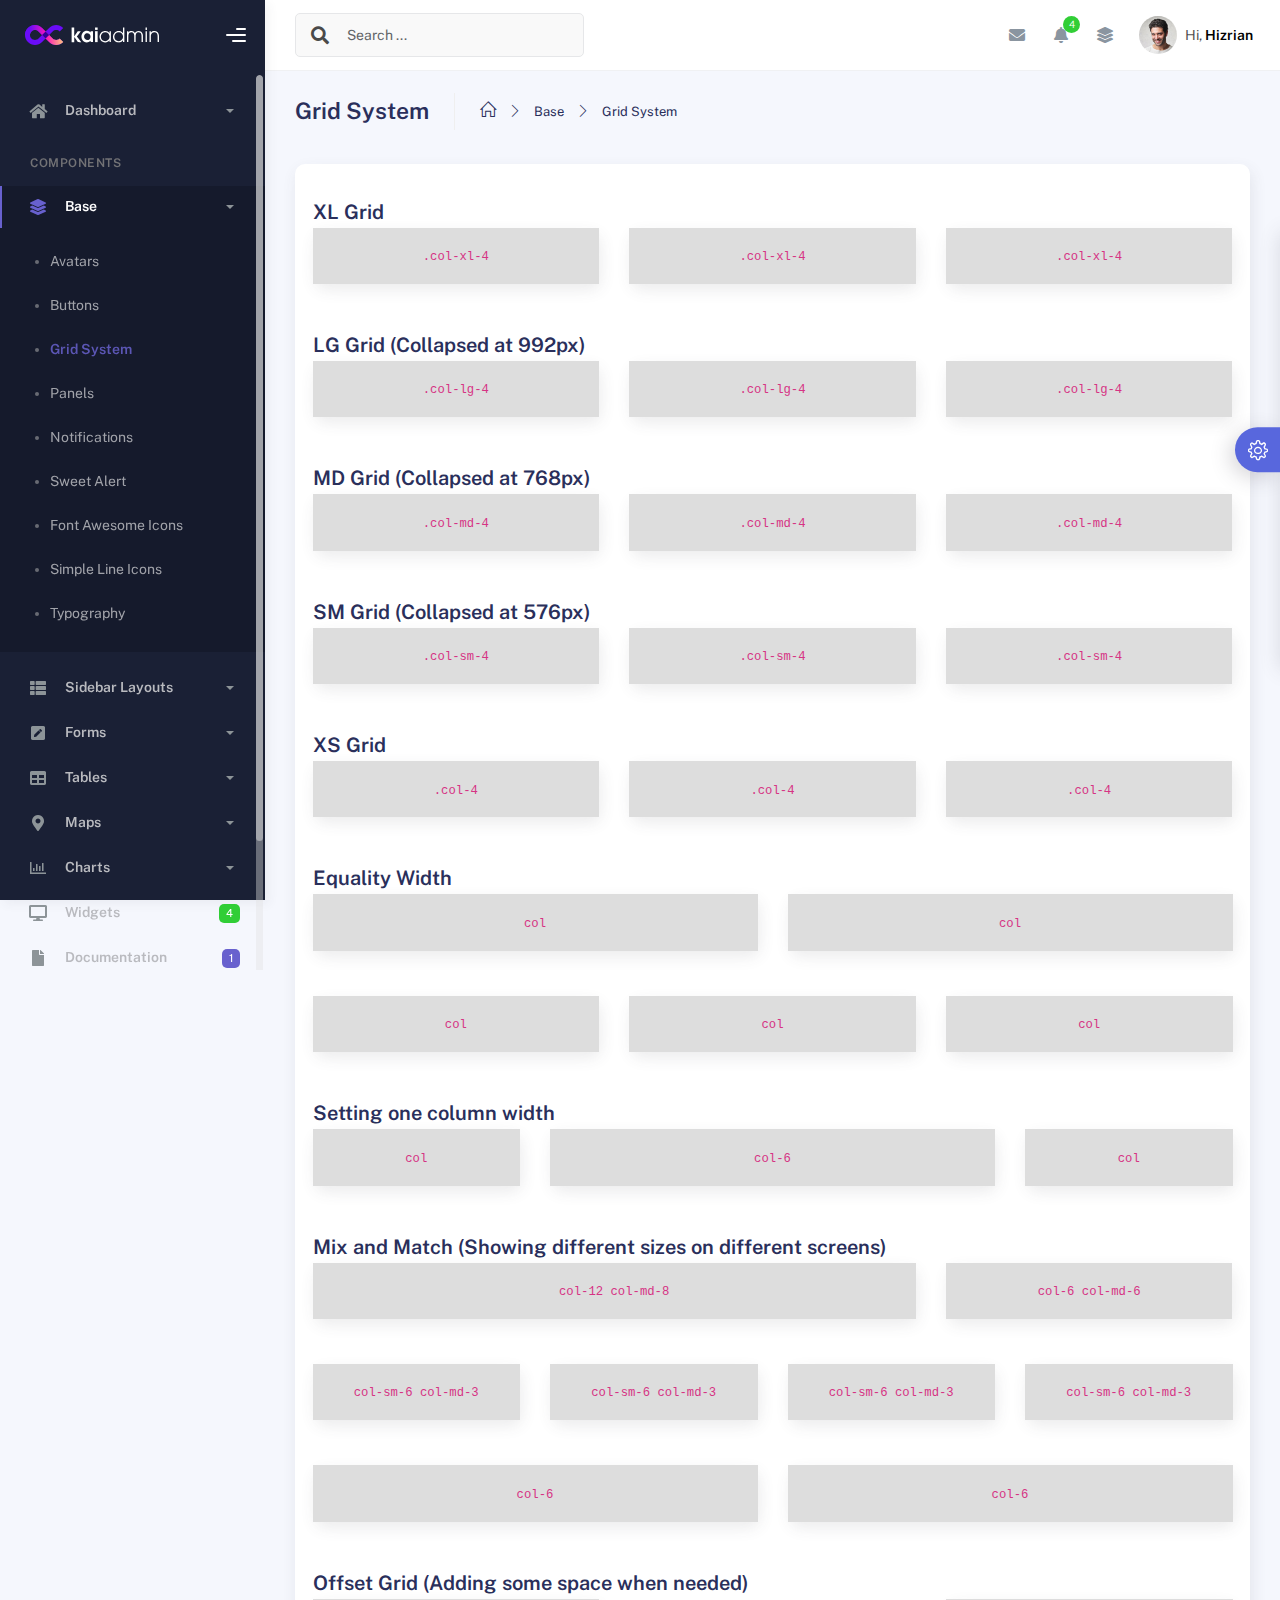
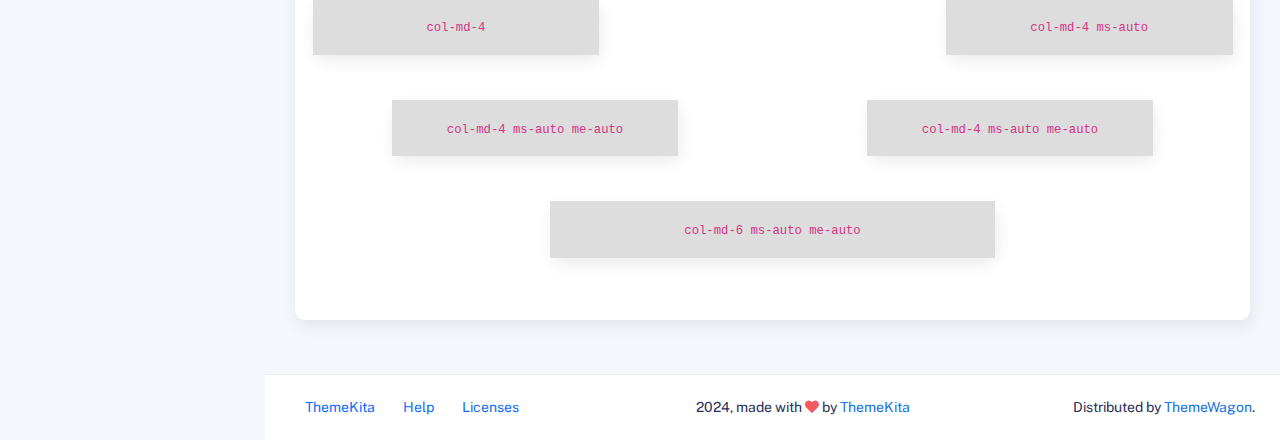
<file: kaiadmin-lite-1.2.0/components/gridsystem.html>
<!DOCTYPE html>
<html lang="en">
  <head>
    <meta http-equiv="X-UA-Compatible" content="IE=edge" />
    <title>Grid System - Kaiadmin Bootstrap 5 Admin Dashboard</title>
    <meta
      content="width=device-width, initial-scale=1.0, shrink-to-fit=no"
      name="viewport"
    />
    <link
      rel="icon"
      href="../assets/img/kaiadmin/favicon.ico"
      type="image/x-icon"
    />

    <!-- Fonts and icons -->
    <script src="../assets/js/plugin/webfont/webfont.min.js"></script>
    <script>
      WebFont.load({
        google: { families: ["Public Sans:300,400,500,600,700"] },
        custom: {
          families: [
            "Font Awesome 5 Solid",
            "Font Awesome 5 Regular",
            "Font Awesome 5 Brands",
            "simple-line-icons",
          ],
          urls: ["../assets/css/fonts.min.css"],
        },
        active: function () {
          sessionStorage.fonts = true;
        },
      });
    </script>

    <!-- CSS Files -->
    <link rel="stylesheet" href="../assets/css/bootstrap.min.css" />
    <link rel="stylesheet" href="../assets/css/plugins.min.css" />
    <link rel="stylesheet" href="../assets/css/kaiadmin.min.css" />

    <!-- CSS Just for demo purpose, don't include it in your project -->
    <link rel="stylesheet" href="../assets/css/demo.css" />
  </head>
  <body>
    <div class="wrapper">
      <!-- Sidebar -->
      <div class="sidebar" data-background-color="dark">
        <div class="sidebar-logo">
          <!-- Logo Header -->
          <div class="logo-header" data-background-color="dark">
            <a href="../index.html" class="logo">
              <img
                src="../assets/img/kaiadmin/logo_light.svg"
                alt="navbar brand"
                class="navbar-brand"
                height="20"
              />
            </a>
            <div class="nav-toggle">
              <button class="btn btn-toggle toggle-sidebar">
                <i class="gg-menu-right"></i>
              </button>
              <button class="btn btn-toggle sidenav-toggler">
                <i class="gg-menu-left"></i>
              </button>
            </div>
            <button class="topbar-toggler more">
              <i class="gg-more-vertical-alt"></i>
            </button>
          </div>
          <!-- End Logo Header -->
        </div>
        <div class="sidebar-wrapper scrollbar scrollbar-inner">
          <div class="sidebar-content">
            <ul class="nav nav-secondary">
              <li class="nav-item">
                <a
                  data-bs-toggle="collapse"
                  href="#dashboard"
                  class="collapsed"
                  aria-expanded="false"
                >
                  <i class="fas fa-home"></i>
                  <p>Dashboard</p>
                  <span class="caret"></span>
                </a>
                <div class="collapse" id="dashboard">
                  <ul class="nav nav-collapse">
                    <li>
                      <a href="../../demo1/index.html">
                        <span class="sub-item">Dashboard 1</span>
                      </a>
                    </li>
                  </ul>
                </div>
              </li>
              <li class="nav-section">
                <span class="sidebar-mini-icon">
                  <i class="fa fa-ellipsis-h"></i>
                </span>
                <h4 class="text-section">Components</h4>
              </li>
              <li class="nav-item active submenu">
                <a data-bs-toggle="collapse" href="#base">
                  <i class="fas fa-layer-group"></i>
                  <p>Base</p>
                  <span class="caret"></span>
                </a>
                <div class="collapse show" id="base">
                  <ul class="nav nav-collapse">
                    <li>
                      <a href="../components/avatars.html">
                        <span class="sub-item">Avatars</span>
                      </a>
                    </li>
                    <li>
                      <a href="../components/buttons.html">
                        <span class="sub-item">Buttons</span>
                      </a>
                    </li>
                    <li class="active">
                      <a href="../components/gridsystem.html">
                        <span class="sub-item">Grid System</span>
                      </a>
                    </li>
                    <li>
                      <a href="../components/panels.html">
                        <span class="sub-item">Panels</span>
                      </a>
                    </li>
                    <li>
                      <a href="../components/notifications.html">
                        <span class="sub-item">Notifications</span>
                      </a>
                    </li>
                    <li>
                      <a href="../components/sweetalert.html">
                        <span class="sub-item">Sweet Alert</span>
                      </a>
                    </li>
                    <li>
                      <a href="../components/font-awesome-icons.html">
                        <span class="sub-item">Font Awesome Icons</span>
                      </a>
                    </li>
                    <li>
                      <a href="../components/simple-line-icons.html">
                        <span class="sub-item">Simple Line Icons</span>
                      </a>
                    </li>
                    <li>
                      <a href="../components/typography.html">
                        <span class="sub-item">Typography</span>
                      </a>
                    </li>
                  </ul>
                </div>
              </li>
              <li class="nav-item">
                <a data-bs-toggle="collapse" href="#sidebarLayouts">
                  <i class="fas fa-th-list"></i>
                  <p>Sidebar Layouts</p>
                  <span class="caret"></span>
                </a>
                <div class="collapse" id="sidebarLayouts">
                  <ul class="nav nav-collapse">
                    <li>
                      <a href="../sidebar-style-2.html">
                        <span class="sub-item">Sidebar Style 2</span>
                      </a>
                    </li>
                    <li>
                      <a href="../icon-menu.html">
                        <span class="sub-item">Icon Menu</span>
                      </a>
                    </li>
                  </ul>
                </div>
              </li>
              <li class="nav-item">
                <a data-bs-toggle="collapse" href="#forms">
                  <i class="fas fa-pen-square"></i>
                  <p>Forms</p>
                  <span class="caret"></span>
                </a>
                <div class="collapse" id="forms">
                  <ul class="nav nav-collapse">
                    <li>
                      <a href="../forms/forms.html">
                        <span class="sub-item">Basic Form</span>
                      </a>
                    </li>
                  </ul>
                </div>
              </li>
              <li class="nav-item">
                <a data-bs-toggle="collapse" href="#tables">
                  <i class="fas fa-table"></i>
                  <p>Tables</p>
                  <span class="caret"></span>
                </a>
                <div class="collapse" id="tables">
                  <ul class="nav nav-collapse">
                    <li>
                      <a href="../tables/tables.html">
                        <span class="sub-item">Basic Table</span>
                      </a>
                    </li>
                    <li>
                      <a href="../tables/datatables.html">
                        <span class="sub-item">Datatables</span>
                      </a>
                    </li>
                  </ul>
                </div>
              </li>
              <li class="nav-item">
                <a data-bs-toggle="collapse" href="#maps">
                  <i class="fas fa-map-marker-alt"></i>
                  <p>Maps</p>
                  <span class="caret"></span>
                </a>
                <div class="collapse" id="maps">
                  <ul class="nav nav-collapse">
                    <li>
                      <a href="../maps/googlemaps.html">
                        <span class="sub-item">Google Maps</span>
                      </a>
                    </li>
                    <li>
                      <a href="../maps/jsvectormap.html">
                        <span class="sub-item">Jsvectormap</span>
                      </a>
                    </li>
                  </ul>
                </div>
              </li>
              <li class="nav-item">
                <a data-bs-toggle="collapse" href="#charts">
                  <i class="far fa-chart-bar"></i>
                  <p>Charts</p>
                  <span class="caret"></span>
                </a>
                <div class="collapse" id="charts">
                  <ul class="nav nav-collapse">
                    <li>
                      <a href="../charts/charts.html">
                        <span class="sub-item">Chart Js</span>
                      </a>
                    </li>
                    <li>
                      <a href="../charts/sparkline.html">
                        <span class="sub-item">Sparkline</span>
                      </a>
                    </li>
                  </ul>
                </div>
              </li>
              <li class="nav-item">
                <a href="../widgets.html">
                  <i class="fas fa-desktop"></i>
                  <p>Widgets</p>
                  <span class="badge badge-success">4</span>
                </a>
              </li>
              <li class="nav-item">
                <a href="../../../documentation/index.html">
                  <i class="fas fa-file"></i>
                  <p>Documentation</p>
                  <span class="badge badge-secondary">1</span>
                </a>
              </li>
              <li class="nav-item">
                <a data-bs-toggle="collapse" href="#submenu">
                  <i class="fas fa-bars"></i>
                  <p>Menu Levels</p>
                  <span class="caret"></span>
                </a>
                <div class="collapse" id="submenu">
                  <ul class="nav nav-collapse">
                    <li>
                      <a data-bs-toggle="collapse" href="#subnav1">
                        <span class="sub-item">Level 1</span>
                        <span class="caret"></span>
                      </a>
                      <div class="collapse" id="subnav1">
                        <ul class="nav nav-collapse subnav">
                          <li>
                            <a href="#">
                              <span class="sub-item">Level 2</span>
                            </a>
                          </li>
                          <li>
                            <a href="#">
                              <span class="sub-item">Level 2</span>
                            </a>
                          </li>
                        </ul>
                      </div>
                    </li>
                    <li>
                      <a data-bs-toggle="collapse" href="#subnav2">
                        <span class="sub-item">Level 1</span>
                        <span class="caret"></span>
                      </a>
                      <div class="collapse" id="subnav2">
                        <ul class="nav nav-collapse subnav">
                          <li>
                            <a href="#">
                              <span class="sub-item">Level 2</span>
                            </a>
                          </li>
                        </ul>
                      </div>
                    </li>
                    <li>
                      <a href="#">
                        <span class="sub-item">Level 1</span>
                      </a>
                    </li>
                  </ul>
                </div>
              </li>
            </ul>
          </div>
        </div>
      </div>
      <!-- End Sidebar -->

      <div class="main-panel">
        <div class="main-header">
          <div class="main-header-logo">
            <!-- Logo Header -->
            <div class="logo-header" data-background-color="dark">
              <a href="../index.html" class="logo">
                <img
                  src="../assets/img/kaiadmin/logo_light.svg"
                  alt="navbar brand"
                  class="navbar-brand"
                  height="20"
                />
              </a>
              <div class="nav-toggle">
                <button class="btn btn-toggle toggle-sidebar">
                  <i class="gg-menu-right"></i>
                </button>
                <button class="btn btn-toggle sidenav-toggler">
                  <i class="gg-menu-left"></i>
                </button>
              </div>
              <button class="topbar-toggler more">
                <i class="gg-more-vertical-alt"></i>
              </button>
            </div>
            <!-- End Logo Header -->
          </div>
          <!-- Navbar Header -->
          <nav
            class="navbar navbar-header navbar-header-transparent navbar-expand-lg border-bottom"
          >
            <div class="container-fluid">
              <nav
                class="navbar navbar-header-left navbar-expand-lg navbar-form nav-search p-0 d-none d-lg-flex"
              >
                <div class="input-group">
                  <div class="input-group-prepend">
                    <button type="submit" class="btn btn-search pe-1">
                      <i class="fa fa-search search-icon"></i>
                    </button>
                  </div>
                  <input
                    type="text"
                    placeholder="Search ..."
                    class="form-control"
                  />
                </div>
              </nav>

              <ul class="navbar-nav topbar-nav ms-md-auto align-items-center">
                <li
                  class="nav-item topbar-icon dropdown hidden-caret d-flex d-lg-none"
                >
                  <a
                    class="nav-link dropdown-toggle"
                    data-bs-toggle="dropdown"
                    href="#"
                    role="button"
                    aria-expanded="false"
                    aria-haspopup="true"
                  >
                    <i class="fa fa-search"></i>
                  </a>
                  <ul class="dropdown-menu dropdown-search animated fadeIn">
                    <form class="navbar-left navbar-form nav-search">
                      <div class="input-group">
                        <input
                          type="text"
                          placeholder="Search ..."
                          class="form-control"
                        />
                      </div>
                    </form>
                  </ul>
                </li>
                <li class="nav-item topbar-icon dropdown hidden-caret">
                  <a
                    class="nav-link dropdown-toggle"
                    href="#"
                    id="messageDropdown"
                    role="button"
                    data-bs-toggle="dropdown"
                    aria-haspopup="true"
                    aria-expanded="false"
                  >
                    <i class="fa fa-envelope"></i>
                  </a>
                  <ul
                    class="dropdown-menu messages-notif-box animated fadeIn"
                    aria-labelledby="messageDropdown"
                  >
                    <li>
                      <div
                        class="dropdown-title d-flex justify-content-between align-items-center"
                      >
                        Messages
                        <a href="#" class="small">Mark all as read</a>
                      </div>
                    </li>
                    <li>
                      <div class="message-notif-scroll scrollbar-outer">
                        <div class="notif-center">
                          <a href="#">
                            <div class="notif-img">
                              <img
                                src="../assets/img/jm_denis.jpg"
                                alt="Img Profile"
                              />
                            </div>
                            <div class="notif-content">
                              <span class="subject">Jimmy Denis</span>
                              <span class="block"> How are you ? </span>
                              <span class="time">5 minutes ago</span>
                            </div>
                          </a>
                          <a href="#">
                            <div class="notif-img">
                              <img
                                src="../assets/img/chadengle.jpg"
                                alt="Img Profile"
                              />
                            </div>
                            <div class="notif-content">
                              <span class="subject">Chad</span>
                              <span class="block"> Ok, Thanks ! </span>
                              <span class="time">12 minutes ago</span>
                            </div>
                          </a>
                          <a href="#">
                            <div class="notif-img">
                              <img
                                src="../assets/img/mlane.jpg"
                                alt="Img Profile"
                              />
                            </div>
                            <div class="notif-content">
                              <span class="subject">Jhon Doe</span>
                              <span class="block">
                                Ready for the meeting today...
                              </span>
                              <span class="time">12 minutes ago</span>
                            </div>
                          </a>
                          <a href="#">
                            <div class="notif-img">
                              <img
                                src="../assets/img/talha.jpg"
                                alt="Img Profile"
                              />
                            </div>
                            <div class="notif-content">
                              <span class="subject">Talha</span>
                              <span class="block"> Hi, Apa Kabar ? </span>
                              <span class="time">17 minutes ago</span>
                            </div>
                          </a>
                        </div>
                      </div>
                    </li>
                    <li>
                      <a class="see-all" href="javascript:void(0);"
                        >See all messages<i class="fa fa-angle-right"></i>
                      </a>
                    </li>
                  </ul>
                </li>
                <li class="nav-item topbar-icon dropdown hidden-caret">
                  <a
                    class="nav-link dropdown-toggle"
                    href="#"
                    id="notifDropdown"
                    role="button"
                    data-bs-toggle="dropdown"
                    aria-haspopup="true"
                    aria-expanded="false"
                  >
                    <i class="fa fa-bell"></i>
                    <span class="notification">4</span>
                  </a>
                  <ul
                    class="dropdown-menu notif-box animated fadeIn"
                    aria-labelledby="notifDropdown"
                  >
                    <li>
                      <div class="dropdown-title">
                        You have 4 new notification
                      </div>
                    </li>
                    <li>
                      <div class="notif-scroll scrollbar-outer">
                        <div class="notif-center">
                          <a href="#">
                            <div class="notif-icon notif-primary">
                              <i class="fa fa-user-plus"></i>
                            </div>
                            <div class="notif-content">
                              <span class="block"> New user registered </span>
                              <span class="time">5 minutes ago</span>
                            </div>
                          </a>
                          <a href="#">
                            <div class="notif-icon notif-success">
                              <i class="fa fa-comment"></i>
                            </div>
                            <div class="notif-content">
                              <span class="block">
                                Rahmad commented on Admin
                              </span>
                              <span class="time">12 minutes ago</span>
                            </div>
                          </a>
                          <a href="#">
                            <div class="notif-img">
                              <img
                                src="../assets/img/profile2.jpg"
                                alt="Img Profile"
                              />
                            </div>
                            <div class="notif-content">
                              <span class="block">
                                Reza send messages to you
                              </span>
                              <span class="time">12 minutes ago</span>
                            </div>
                          </a>
                          <a href="#">
                            <div class="notif-icon notif-danger">
                              <i class="fa fa-heart"></i>
                            </div>
                            <div class="notif-content">
                              <span class="block"> Farrah liked Admin </span>
                              <span class="time">17 minutes ago</span>
                            </div>
                          </a>
                        </div>
                      </div>
                    </li>
                    <li>
                      <a class="see-all" href="javascript:void(0);"
                        >See all notifications<i class="fa fa-angle-right"></i>
                      </a>
                    </li>
                  </ul>
                </li>
                <li class="nav-item topbar-icon dropdown hidden-caret">
                  <a
                    class="nav-link"
                    data-bs-toggle="dropdown"
                    href="#"
                    aria-expanded="false"
                  >
                    <i class="fas fa-layer-group"></i>
                  </a>
                  <div class="dropdown-menu quick-actions animated fadeIn">
                    <div class="quick-actions-header">
                      <span class="title mb-1">Quick Actions</span>
                      <span class="subtitle op-7">Shortcuts</span>
                    </div>
                    <div class="quick-actions-scroll scrollbar-outer">
                      <div class="quick-actions-items">
                        <div class="row m-0">
                          <a class="col-6 col-md-4 p-0" href="#">
                            <div class="quick-actions-item">
                              <div class="avatar-item bg-danger rounded-circle">
                                <i class="far fa-calendar-alt"></i>
                              </div>
                              <span class="text">Calendar</span>
                            </div>
                          </a>
                          <a class="col-6 col-md-4 p-0" href="#">
                            <div class="quick-actions-item">
                              <div
                                class="avatar-item bg-warning rounded-circle"
                              >
                                <i class="fas fa-map"></i>
                              </div>
                              <span class="text">Maps</span>
                            </div>
                          </a>
                          <a class="col-6 col-md-4 p-0" href="#">
                            <div class="quick-actions-item">
                              <div class="avatar-item bg-info rounded-circle">
                                <i class="fas fa-file-excel"></i>
                              </div>
                              <span class="text">Reports</span>
                            </div>
                          </a>
                          <a class="col-6 col-md-4 p-0" href="#">
                            <div class="quick-actions-item">
                              <div
                                class="avatar-item bg-success rounded-circle"
                              >
                                <i class="fas fa-envelope"></i>
                              </div>
                              <span class="text">Emails</span>
                            </div>
                          </a>
                          <a class="col-6 col-md-4 p-0" href="#">
                            <div class="quick-actions-item">
                              <div
                                class="avatar-item bg-primary rounded-circle"
                              >
                                <i class="fas fa-file-invoice-dollar"></i>
                              </div>
                              <span class="text">Invoice</span>
                            </div>
                          </a>
                          <a class="col-6 col-md-4 p-0" href="#">
                            <div class="quick-actions-item">
                              <div
                                class="avatar-item bg-secondary rounded-circle"
                              >
                                <i class="fas fa-credit-card"></i>
                              </div>
                              <span class="text">Payments</span>
                            </div>
                          </a>
                        </div>
                      </div>
                    </div>
                  </div>
                </li>

                <li class="nav-item topbar-user dropdown hidden-caret">
                  <a
                    class="dropdown-toggle profile-pic"
                    data-bs-toggle="dropdown"
                    href="#"
                    aria-expanded="false"
                  >
                    <div class="avatar-sm">
                      <img
                        src="../assets/img/profile.jpg"
                        alt="..."
                        class="avatar-img rounded-circle"
                      />
                    </div>
                    <span class="profile-username">
                      <span class="op-7">Hi,</span>
                      <span class="fw-bold">Hizrian</span>
                    </span>
                  </a>
                  <ul class="dropdown-menu dropdown-user animated fadeIn">
                    <div class="dropdown-user-scroll scrollbar-outer">
                      <li>
                        <div class="user-box">
                          <div class="avatar-lg">
                            <img
                              src="../assets/img/profile.jpg"
                              alt="image profile"
                              class="avatar-img rounded"
                            />
                          </div>
                          <div class="u-text">
                            <h4>Hizrian</h4>
                            <p class="text-muted">hello@example.com</p>
                            <a
                              href="profile.html"
                              class="btn btn-xs btn-secondary btn-sm"
                              >View Profile</a
                            >
                          </div>
                        </div>
                      </li>
                      <li>
                        <div class="dropdown-divider"></div>
                        <a class="dropdown-item" href="#">My Profile</a>
                        <a class="dropdown-item" href="#">My Balance</a>
                        <a class="dropdown-item" href="#">Inbox</a>
                        <div class="dropdown-divider"></div>
                        <a class="dropdown-item" href="#">Account Setting</a>
                        <div class="dropdown-divider"></div>
                        <a class="dropdown-item" href="#">Logout</a>
                      </li>
                    </div>
                  </ul>
                </li>
              </ul>
            </div>
          </nav>
          <!-- End Navbar -->
        </div>

        <div class="container">
          <div class="page-inner">
            <div class="page-header">
              <h3 class="fw-bold mb-3">Grid System</h3>
              <ul class="breadcrumbs mb-3">
                <li class="nav-home">
                  <a href="#">
                    <i class="icon-home"></i>
                  </a>
                </li>
                <li class="separator">
                  <i class="icon-arrow-right"></i>
                </li>
                <li class="nav-item">
                  <a href="#">Base</a>
                </li>
                <li class="separator">
                  <i class="icon-arrow-right"></i>
                </li>
                <li class="nav-item">
                  <a href="#">Grid System</a>
                </li>
              </ul>
            </div>
            <div class="card">
              <div class="card-body">
                <h4 class="card-title mt-3">XL Grid</h4>
                <div class="row row-demo-grid">
                  <div class="col-xl-4">
                    <div class="card">
                      <div class="card-body"><code>.col-xl-4</code></div>
                    </div>
                  </div>
                  <div class="col-xl-4">
                    <div class="card">
                      <div class="card-body"><code>.col-xl-4</code></div>
                    </div>
                  </div>
                  <div class="col-xl-4">
                    <div class="card">
                      <div class="card-body"><code>.col-xl-4</code></div>
                    </div>
                  </div>
                </div>

                <h4 class="card-title">LG Grid (Collapsed at 992px)</h4>
                <div class="row row-demo-grid">
                  <div class="col-lg-4">
                    <div class="card">
                      <div class="card-body"><code>.col-lg-4</code></div>
                    </div>
                  </div>
                  <div class="col-lg-4">
                    <div class="card">
                      <div class="card-body"><code>.col-lg-4</code></div>
                    </div>
                  </div>
                  <div class="col-lg-4">
                    <div class="card">
                      <div class="card-body"><code>.col-lg-4</code></div>
                    </div>
                  </div>
                </div>

                <h4 class="card-title">MD Grid (Collapsed at 768px)</h4>
                <div class="row row-demo-grid">
                  <div class="col-md-4">
                    <div class="card">
                      <div class="card-body"><code>.col-md-4</code></div>
                    </div>
                  </div>
                  <div class="col-md-4">
                    <div class="card">
                      <div class="card-body"><code>.col-md-4</code></div>
                    </div>
                  </div>
                  <div class="col-md-4">
                    <div class="card">
                      <div class="card-body"><code>.col-md-4</code></div>
                    </div>
                  </div>
                </div>

                <h4 class="card-title">SM Grid (Collapsed at 576px)</h4>
                <div class="row row-demo-grid">
                  <div class="col-sm-4">
                    <div class="card">
                      <div class="card-body"><code>.col-sm-4</code></div>
                    </div>
                  </div>
                  <div class="col-sm-4">
                    <div class="card">
                      <div class="card-body"><code>.col-sm-4</code></div>
                    </div>
                  </div>
                  <div class="col-sm-4">
                    <div class="card">
                      <div class="card-body"><code>.col-sm-4</code></div>
                    </div>
                  </div>
                </div>

                <h4 class="card-title">XS Grid</h4>
                <div class="row row-demo-grid">
                  <div class="col-4">
                    <div class="card">
                      <div class="card-body"><code>.col-4</code></div>
                    </div>
                  </div>
                  <div class="col-4">
                    <div class="card">
                      <div class="card-body"><code>.col-4</code></div>
                    </div>
                  </div>
                  <div class="col-4">
                    <div class="card">
                      <div class="card-body"><code>.col-4</code></div>
                    </div>
                  </div>
                </div>

                <h4 class="card-title">Equality Width</h4>
                <div class="row row-demo-grid">
                  <div class="col">
                    <div class="card">
                      <div class="card-body"><code>col</code></div>
                    </div>
                  </div>
                  <div class="col">
                    <div class="card">
                      <div class="card-body"><code>col</code></div>
                    </div>
                  </div>
                </div>
                <div class="row row-demo-grid">
                  <div class="col">
                    <div class="card">
                      <div class="card-body"><code>col</code></div>
                    </div>
                  </div>
                  <div class="col">
                    <div class="card">
                      <div class="card-body"><code>col</code></div>
                    </div>
                  </div>
                  <div class="col">
                    <div class="card">
                      <div class="card-body"><code>col</code></div>
                    </div>
                  </div>
                </div>

                <h4 class="card-title">Setting one column width</h4>
                <div class="row row-demo-grid">
                  <div class="col">
                    <div class="card">
                      <div class="card-body"><code>col</code></div>
                    </div>
                  </div>
                  <div class="col-6">
                    <div class="card">
                      <div class="card-body"><code>col-6</code></div>
                    </div>
                  </div>
                  <div class="col">
                    <div class="card">
                      <div class="card-body"><code>col</code></div>
                    </div>
                  </div>
                </div>

                <h4 class="card-title">
                  Mix and Match (Showing different sizes on different screens)
                </h4>
                <!-- Stack the columns on mobile by making one full-width and the other half-width -->
                <div class="row row-demo-grid">
                  <div class="col-12 col-md-8">
                    <div class="card">
                      <div class="card-body"><code>col-12 col-md-8</code></div>
                    </div>
                  </div>
                  <div class="col-6 col-md-4">
                    <div class="card">
                      <div class="card-body"><code>col-6 col-md-6</code></div>
                    </div>
                  </div>
                </div>

                <!-- Columns start at 50% wide on mobile and bump up to 33.3% wide on desktop -->
                <div class="row row-demo-grid">
                  <div class="col-sm-6 col-md-3">
                    <div class="card">
                      <div class="card-body">
                        <code>col-sm-6 col-md-3</code>
                      </div>
                    </div>
                  </div>
                  <div class="col-sm-6 col-md-3">
                    <div class="card">
                      <div class="card-body">
                        <code>col-sm-6 col-md-3</code>
                      </div>
                    </div>
                  </div>
                  <div class="col-sm-6 col-md-3">
                    <div class="card">
                      <div class="card-body">
                        <code>col-sm-6 col-md-3</code>
                      </div>
                    </div>
                  </div>
                  <div class="col-sm-6 col-md-3">
                    <div class="card">
                      <div class="card-body">
                        <code>col-sm-6 col-md-3</code>
                      </div>
                    </div>
                  </div>
                </div>

                <!-- Columns are always 50% wide, on mobile and desktop -->
                <div class="row row-demo-grid">
                  <div class="col-6">
                    <div class="card">
                      <div class="card-body"><code>col-6</code></div>
                    </div>
                  </div>
                  <div class="col-6">
                    <div class="card">
                      <div class="card-body"><code>col-6</code></div>
                    </div>
                  </div>
                </div>

                <h4 class="card-title">
                  Offset Grid (Adding some space when needed)
                </h4>
                <div class="row row-demo-grid">
                  <div class="col-md-4">
                    <div class="card">
                      <div class="card-body text-center">
                        <code>col-md-4</code>
                      </div>
                    </div>
                  </div>
                  <div class="col-md-4 ms-auto">
                    <div class="card">
                      <div class="card-body text-center">
                        <code>col-md-4 ms-auto</code>
                      </div>
                    </div>
                  </div>
                </div>

                <div class="row row-demo-grid">
                  <div class="col-md-4 ms-auto me-auto">
                    <div class="card">
                      <div class="card-body text-center">
                        <code>col-md-4 ms-auto me-auto</code>
                      </div>
                    </div>
                  </div>
                  <div class="col-md-4 ms-auto me-auto">
                    <div class="card">
                      <div class="card-body text-center">
                        <code>col-md-4 ms-auto me-auto</code>
                      </div>
                    </div>
                  </div>
                </div>

                <div class="row row-demo-grid">
                  <div class="col-md-6 ms-auto me-auto">
                    <div class="card">
                      <div class="card-body text-center">
                        <code>col-md-6 ms-auto me-auto</code>
                      </div>
                    </div>
                  </div>
                </div>
              </div>
            </div>
          </div>

        <footer class="footer">
          <div class="container-fluid d-flex justify-content-between">
            <nav class="pull-left">
              <ul class="nav">
                <li class="nav-item">
                  <a class="nav-link" href="http://www.themekita.com">
                    ThemeKita
                  </a>
                </li>
                <li class="nav-item">
                  <a class="nav-link" href="#"> Help </a>
                </li>
                <li class="nav-item">
                  <a class="nav-link" href="#"> Licenses </a>
                </li>
              </ul>
            </nav>
            <div class="copyright">
              2024, made with <i class="fa fa-heart heart text-danger"></i> by
              <a href="http://www.themekita.com">ThemeKita</a>
            </div>
            <div>
              Distributed by
              <a target="_blank" href="https://themewagon.com/">ThemeWagon</a>.
            </div>
          </div>
        </footer>
      </div>

      <!-- Custom template | don't include it in your project! -->
      <div class="custom-template">
        <div class="title">Settings</div>
        <div class="custom-content">
          <div class="switcher">
            <div class="switch-block">
              <h4>Logo Header</h4>
              <div class="btnSwitch">
                <button
                  type="button"
                  class="selected changeLogoHeaderColor"
                  data-color="dark"
                ></button>
                <button
                  type="button"
                  class="selected changeLogoHeaderColor"
                  data-color="blue"
                ></button>
                <button
                  type="button"
                  class="changeLogoHeaderColor"
                  data-color="purple"
                ></button>
                <button
                  type="button"
                  class="changeLogoHeaderColor"
                  data-color="light-blue"
                ></button>
                <button
                  type="button"
                  class="changeLogoHeaderColor"
                  data-color="green"
                ></button>
                <button
                  type="button"
                  class="changeLogoHeaderColor"
                  data-color="orange"
                ></button>
                <button
                  type="button"
                  class="changeLogoHeaderColor"
                  data-color="red"
                ></button>
                <button
                  type="button"
                  class="changeLogoHeaderColor"
                  data-color="white"
                ></button>
                <br />
                <button
                  type="button"
                  class="changeLogoHeaderColor"
                  data-color="dark2"
                ></button>
                <button
                  type="button"
                  class="changeLogoHeaderColor"
                  data-color="blue2"
                ></button>
                <button
                  type="button"
                  class="changeLogoHeaderColor"
                  data-color="purple2"
                ></button>
                <button
                  type="button"
                  class="changeLogoHeaderColor"
                  data-color="light-blue2"
                ></button>
                <button
                  type="button"
                  class="changeLogoHeaderColor"
                  data-color="green2"
                ></button>
                <button
                  type="button"
                  class="changeLogoHeaderColor"
                  data-color="orange2"
                ></button>
                <button
                  type="button"
                  class="changeLogoHeaderColor"
                  data-color="red2"
                ></button>
              </div>
            </div>
            <div class="switch-block">
              <h4>Navbar Header</h4>
              <div class="btnSwitch">
                <button
                  type="button"
                  class="changeTopBarColor"
                  data-color="dark"
                ></button>
                <button
                  type="button"
                  class="changeTopBarColor"
                  data-color="blue"
                ></button>
                <button
                  type="button"
                  class="changeTopBarColor"
                  data-color="purple"
                ></button>
                <button
                  type="button"
                  class="changeTopBarColor"
                  data-color="light-blue"
                ></button>
                <button
                  type="button"
                  class="changeTopBarColor"
                  data-color="green"
                ></button>
                <button
                  type="button"
                  class="changeTopBarColor"
                  data-color="orange"
                ></button>
                <button
                  type="button"
                  class="changeTopBarColor"
                  data-color="red"
                ></button>
                <button
                  type="button"
                  class="changeTopBarColor"
                  data-color="white"
                ></button>
                <br />
                <button
                  type="button"
                  class="changeTopBarColor"
                  data-color="dark2"
                ></button>
                <button
                  type="button"
                  class="selected changeTopBarColor"
                  data-color="blue2"
                ></button>
                <button
                  type="button"
                  class="changeTopBarColor"
                  data-color="purple2"
                ></button>
                <button
                  type="button"
                  class="changeTopBarColor"
                  data-color="light-blue2"
                ></button>
                <button
                  type="button"
                  class="changeTopBarColor"
                  data-color="green2"
                ></button>
                <button
                  type="button"
                  class="changeTopBarColor"
                  data-color="orange2"
                ></button>
                <button
                  type="button"
                  class="changeTopBarColor"
                  data-color="red2"
                ></button>
              </div>
            </div>
            <div class="switch-block">
              <h4>Sidebar</h4>
              <div class="btnSwitch">
                <button
                  type="button"
                  class="selected changeSideBarColor"
                  data-color="white"
                ></button>
                <button
                  type="button"
                  class="changeSideBarColor"
                  data-color="dark"
                ></button>
                <button
                  type="button"
                  class="changeSideBarColor"
                  data-color="dark2"
                ></button>
              </div>
            </div>
          </div>
        </div>
        <div class="custom-toggle">
          <i class="icon-settings"></i>
        </div>
      </div>
      <!-- End Custom template -->
    </div>
    <!--   Core JS Files   -->
    <script src="../assets/js/core/jquery-3.7.1.min.js"></script>
    <script src="../assets/js/core/popper.min.js"></script>
    <script src="../assets/js/core/bootstrap.min.js"></script>

    <!-- jQuery Scrollbar -->
    <script src="../assets/js/plugin/jquery-scrollbar/jquery.scrollbar.min.js"></script>
    <!-- Moment JS -->
    <script src="../assets/js/plugin/moment/moment.min.js"></script>

    <!-- Chart JS -->
    <script src="../assets/js/plugin/chart.js/chart.min.js"></script>

    <!-- jQuery Sparkline -->
    <script src="../assets/js/plugin/jquery.sparkline/jquery.sparkline.min.js"></script>

    <!-- Chart Circle -->
    <script src="../assets/js/plugin/chart-circle/circles.min.js"></script>

    <!-- Datatables -->
    <script src="../assets/js/plugin/datatables/datatables.min.js"></script>

    <!-- Bootstrap Notify -->
    <script src="../assets/js/plugin/bootstrap-notify/bootstrap-notify.min.js"></script>

    <!-- jQuery Vector Maps -->
    <script src="../assets/js/plugin/jsvectormap/jsvectormap.min.js"></script>
    <script src="../assets/js/plugin/jsvectormap/world.js"></script>

    <!-- Sweet Alert -->
    <script src="../assets/js/plugin/sweetalert/sweetalert.min.js"></script>

    <!-- Kaiadmin JS -->
    <script src="../assets/js/kaiadmin.min.js"></script>

    <!-- Kaiadmin DEMO methods, don't include it in your project! -->
    <script src="../assets/js/setting-demo2.js"></script>
  </body>
</html>
</file>
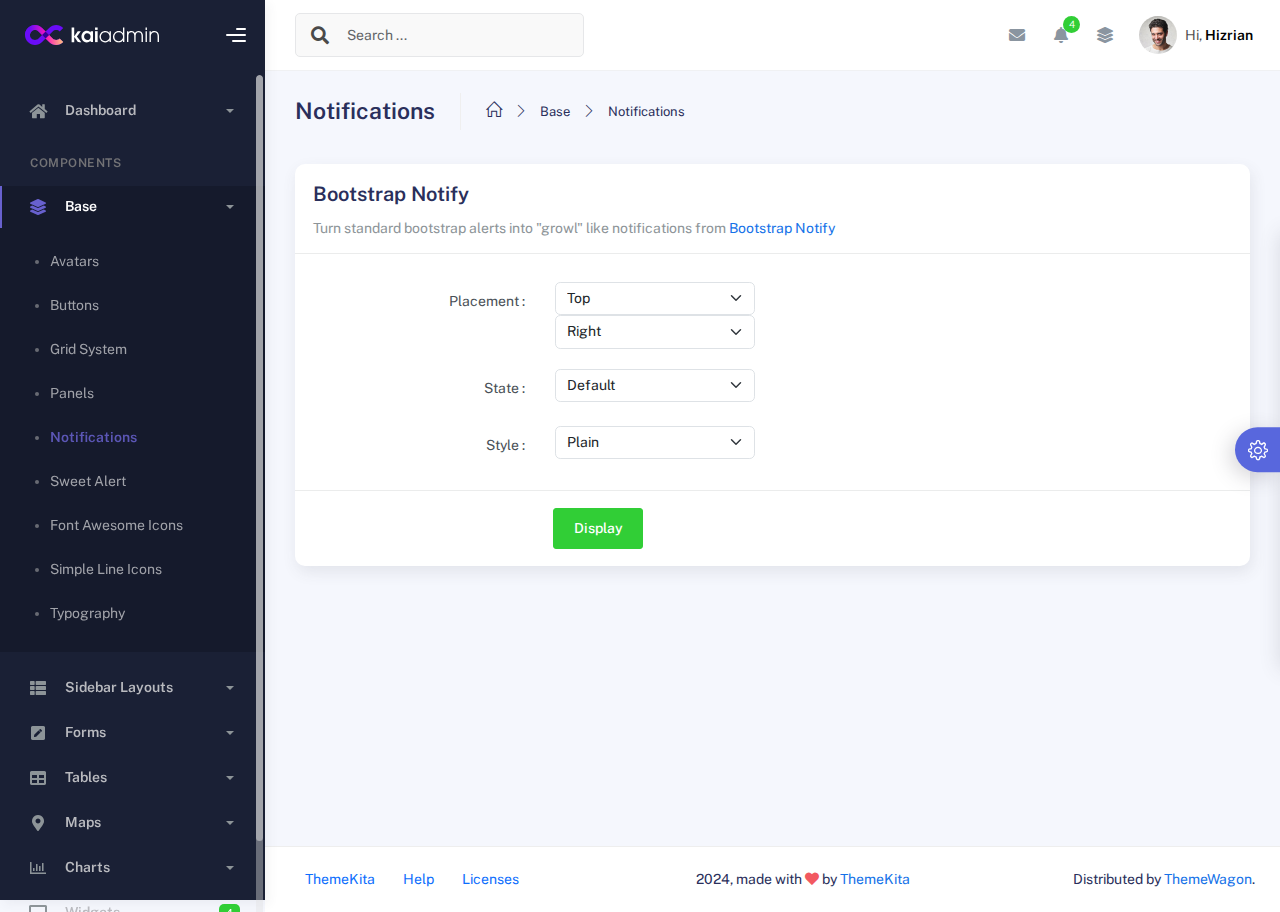
<file: kaiadmin-lite-1.2.0/components/notifications.html>
<!DOCTYPE html>
<html lang="en">
  <head>
    <meta http-equiv="X-UA-Compatible" content="IE=edge" />
    <title>Notifications - Kaiadmin Bootstrap 5 Admin Dashboard</title>
    <meta
      content="width=device-width, initial-scale=1.0, shrink-to-fit=no"
      name="viewport"
    />
    <link
      rel="icon"
      href="../assets/img/kaiadmin/favicon.ico"
      type="image/x-icon"
    />

    <!-- Fonts and icons -->
    <script src="../assets/js/plugin/webfont/webfont.min.js"></script>
    <script>
      WebFont.load({
        google: { families: ["Public Sans:300,400,500,600,700"] },
        custom: {
          families: [
            "Font Awesome 5 Solid",
            "Font Awesome 5 Regular",
            "Font Awesome 5 Brands",
            "simple-line-icons",
          ],
          urls: ["../assets/css/fonts.min.css"],
        },
        active: function () {
          sessionStorage.fonts = true;
        },
      });
    </script>

    <!-- CSS Files -->
    <link rel="stylesheet" href="../assets/css/bootstrap.min.css" />
    <link rel="stylesheet" href="../assets/css/plugins.min.css" />
    <link rel="stylesheet" href="../assets/css/kaiadmin.min.css" />

    <!-- CSS Just for demo purpose, don't include it in your project -->
    <link rel="stylesheet" href="../assets/css/demo.css" />
  </head>
  <body>
    <div class="wrapper">
      <!-- Sidebar -->
      <div class="sidebar" data-background-color="dark">
        <div class="sidebar-logo">
          <!-- Logo Header -->
          <div class="logo-header" data-background-color="dark">
            <a href="../index.html" class="logo">
              <img
                src="../assets/img/kaiadmin/logo_light.svg"
                alt="navbar brand"
                class="navbar-brand"
                height="20"
              />
            </a>
            <div class="nav-toggle">
              <button class="btn btn-toggle toggle-sidebar">
                <i class="gg-menu-right"></i>
              </button>
              <button class="btn btn-toggle sidenav-toggler">
                <i class="gg-menu-left"></i>
              </button>
            </div>
            <button class="topbar-toggler more">
              <i class="gg-more-vertical-alt"></i>
            </button>
          </div>
          <!-- End Logo Header -->
        </div>
        <div class="sidebar-wrapper scrollbar scrollbar-inner">
          <div class="sidebar-content">
            <ul class="nav nav-secondary">
              <li class="nav-item">
                <a
                  data-bs-toggle="collapse"
                  href="#dashboard"
                  class="collapsed"
                  aria-expanded="false"
                >
                  <i class="fas fa-home"></i>
                  <p>Dashboard</p>
                  <span class="caret"></span>
                </a>
                <div class="collapse" id="dashboard">
                  <ul class="nav nav-collapse">
                    <li>
                      <a href="../../demo1/index.html">
                        <span class="sub-item">Dashboard 1</span>
                      </a>
                    </li>
                  </ul>
                </div>
              </li>
              <li class="nav-section">
                <span class="sidebar-mini-icon">
                  <i class="fa fa-ellipsis-h"></i>
                </span>
                <h4 class="text-section">Components</h4>
              </li>
              <li class="nav-item active submenu">
                <a data-bs-toggle="collapse" href="#base">
                  <i class="fas fa-layer-group"></i>
                  <p>Base</p>
                  <span class="caret"></span>
                </a>
                <div class="collapse show" id="base">
                  <ul class="nav nav-collapse">
                    <li>
                      <a href="../components/avatars.html">
                        <span class="sub-item">Avatars</span>
                      </a>
                    </li>
                    <li>
                      <a href="../components/buttons.html">
                        <span class="sub-item">Buttons</span>
                      </a>
                    </li>
                    <li>
                      <a href="../components/gridsystem.html">
                        <span class="sub-item">Grid System</span>
                      </a>
                    </li>
                    <li>
                      <a href="../components/panels.html">
                        <span class="sub-item">Panels</span>
                      </a>
                    </li>
                    <li class="active">
                      <a href="../components/notifications.html">
                        <span class="sub-item">Notifications</span>
                      </a>
                    </li>
                    <li>
                      <a href="../components/sweetalert.html">
                        <span class="sub-item">Sweet Alert</span>
                      </a>
                    </li>
                    <li>
                      <a href="../components/font-awesome-icons.html">
                        <span class="sub-item">Font Awesome Icons</span>
                      </a>
                    </li>
                    <li>
                      <a href="../components/simple-line-icons.html">
                        <span class="sub-item">Simple Line Icons</span>
                      </a>
                    </li>
                    <li>
                      <a href="../components/typography.html">
                        <span class="sub-item">Typography</span>
                      </a>
                    </li>
                  </ul>
                </div>
              </li>
              <li class="nav-item">
                <a data-bs-toggle="collapse" href="#sidebarLayouts">
                  <i class="fas fa-th-list"></i>
                  <p>Sidebar Layouts</p>
                  <span class="caret"></span>
                </a>
                <div class="collapse" id="sidebarLayouts">
                  <ul class="nav nav-collapse">
                    <li>
                      <a href="../sidebar-style-2.html">
                        <span class="sub-item">Sidebar Style 2</span>
                      </a>
                    </li>
                    <li>
                      <a href="../icon-menu.html">
                        <span class="sub-item">Icon Menu</span>
                      </a>
                    </li>
                  </ul>
                </div>
              </li>
              <li class="nav-item">
                <a data-bs-toggle="collapse" href="#forms">
                  <i class="fas fa-pen-square"></i>
                  <p>Forms</p>
                  <span class="caret"></span>
                </a>
                <div class="collapse" id="forms">
                  <ul class="nav nav-collapse">
                    <li>
                      <a href="../forms/forms.html">
                        <span class="sub-item">Basic Form</span>
                      </a>
                    </li>
                  </ul>
                </div>
              </li>
              <li class="nav-item">
                <a data-bs-toggle="collapse" href="#tables">
                  <i class="fas fa-table"></i>
                  <p>Tables</p>
                  <span class="caret"></span>
                </a>
                <div class="collapse" id="tables">
                  <ul class="nav nav-collapse">
                    <li>
                      <a href="../tables/tables.html">
                        <span class="sub-item">Basic Table</span>
                      </a>
                    </li>
                    <li>
                      <a href="../tables/datatables.html">
                        <span class="sub-item">Datatables</span>
                      </a>
                    </li>
                  </ul>
                </div>
              </li>
              <li class="nav-item">
                <a data-bs-toggle="collapse" href="#maps">
                  <i class="fas fa-map-marker-alt"></i>
                  <p>Maps</p>
                  <span class="caret"></span>
                </a>
                <div class="collapse" id="maps">
                  <ul class="nav nav-collapse">
                    <li>
                      <a href="../maps/googlemaps.html">
                        <span class="sub-item">Google Maps</span>
                      </a>
                    </li>
                    <li>
                      <a href="../maps/jsvectormap.html">
                        <span class="sub-item">Jsvectormap</span>
                      </a>
                    </li>
                  </ul>
                </div>
              </li>
              <li class="nav-item">
                <a data-bs-toggle="collapse" href="#charts">
                  <i class="far fa-chart-bar"></i>
                  <p>Charts</p>
                  <span class="caret"></span>
                </a>
                <div class="collapse" id="charts">
                  <ul class="nav nav-collapse">
                    <li>
                      <a href="../charts/charts.html">
                        <span class="sub-item">Chart Js</span>
                      </a>
                    </li>
                    <li>
                      <a href="../charts/sparkline.html">
                        <span class="sub-item">Sparkline</span>
                      </a>
                    </li>
                  </ul>
                </div>
              </li>
              <li class="nav-item">
                <a href="../widgets.html">
                  <i class="fas fa-desktop"></i>
                  <p>Widgets</p>
                  <span class="badge badge-success">4</span>
                </a>
              </li>
              <li class="nav-item">
                <a href="../../../documentation/index.html">
                  <i class="fas fa-file"></i>
                  <p>Documentation</p>
                  <span class="badge badge-secondary">1</span>
                </a>
              </li>
              <li class="nav-item">
                <a data-bs-toggle="collapse" href="#submenu">
                  <i class="fas fa-bars"></i>
                  <p>Menu Levels</p>
                  <span class="caret"></span>
                </a>
                <div class="collapse" id="submenu">
                  <ul class="nav nav-collapse">
                    <li>
                      <a data-bs-toggle="collapse" href="#subnav1">
                        <span class="sub-item">Level 1</span>
                        <span class="caret"></span>
                      </a>
                      <div class="collapse" id="subnav1">
                        <ul class="nav nav-collapse subnav">
                          <li>
                            <a href="#">
                              <span class="sub-item">Level 2</span>
                            </a>
                          </li>
                          <li>
                            <a href="#">
                              <span class="sub-item">Level 2</span>
                            </a>
                          </li>
                        </ul>
                      </div>
                    </li>
                    <li>
                      <a data-bs-toggle="collapse" href="#subnav2">
                        <span class="sub-item">Level 1</span>
                        <span class="caret"></span>
                      </a>
                      <div class="collapse" id="subnav2">
                        <ul class="nav nav-collapse subnav">
                          <li>
                            <a href="#">
                              <span class="sub-item">Level 2</span>
                            </a>
                          </li>
                        </ul>
                      </div>
                    </li>
                    <li>
                      <a href="#">
                        <span class="sub-item">Level 1</span>
                      </a>
                    </li>
                  </ul>
                </div>
              </li>
            </ul>
          </div>
        </div>
      </div>
      <!-- End Sidebar -->

      <div class="main-panel">
        <div class="main-header">
          <div class="main-header-logo">
            <!-- Logo Header -->
            <div class="logo-header" data-background-color="dark">
              <a href="../index.html" class="logo">
                <img
                  src="../assets/img/kaiadmin/logo_light.svg"
                  alt="navbar brand"
                  class="navbar-brand"
                  height="20"
                />
              </a>
              <div class="nav-toggle">
                <button class="btn btn-toggle toggle-sidebar">
                  <i class="gg-menu-right"></i>
                </button>
                <button class="btn btn-toggle sidenav-toggler">
                  <i class="gg-menu-left"></i>
                </button>
              </div>
              <button class="topbar-toggler more">
                <i class="gg-more-vertical-alt"></i>
              </button>
            </div>
            <!-- End Logo Header -->
          </div>
          <!-- Navbar Header -->
          <nav
            class="navbar navbar-header navbar-header-transparent navbar-expand-lg border-bottom"
          >
            <div class="container-fluid">
              <nav
                class="navbar navbar-header-left navbar-expand-lg navbar-form nav-search p-0 d-none d-lg-flex"
              >
                <div class="input-group">
                  <div class="input-group-prepend">
                    <button type="submit" class="btn btn-search pe-1">
                      <i class="fa fa-search search-icon"></i>
                    </button>
                  </div>
                  <input
                    type="text"
                    placeholder="Search ..."
                    class="form-control"
                  />
                </div>
              </nav>

              <ul class="navbar-nav topbar-nav ms-md-auto align-items-center">
                <li
                  class="nav-item topbar-icon dropdown hidden-caret d-flex d-lg-none"
                >
                  <a
                    class="nav-link dropdown-toggle"
                    data-bs-toggle="dropdown"
                    href="#"
                    role="button"
                    aria-expanded="false"
                    aria-haspopup="true"
                  >
                    <i class="fa fa-search"></i>
                  </a>
                  <ul class="dropdown-menu dropdown-search animated fadeIn">
                    <form class="navbar-left navbar-form nav-search">
                      <div class="input-group">
                        <input
                          type="text"
                          placeholder="Search ..."
                          class="form-control"
                        />
                      </div>
                    </form>
                  </ul>
                </li>
                <li class="nav-item topbar-icon dropdown hidden-caret">
                  <a
                    class="nav-link dropdown-toggle"
                    href="#"
                    id="messageDropdown"
                    role="button"
                    data-bs-toggle="dropdown"
                    aria-haspopup="true"
                    aria-expanded="false"
                  >
                    <i class="fa fa-envelope"></i>
                  </a>
                  <ul
                    class="dropdown-menu messages-notif-box animated fadeIn"
                    aria-labelledby="messageDropdown"
                  >
                    <li>
                      <div
                        class="dropdown-title d-flex justify-content-between align-items-center"
                      >
                        Messages
                        <a href="#" class="small">Mark all as read</a>
                      </div>
                    </li>
                    <li>
                      <div class="message-notif-scroll scrollbar-outer">
                        <div class="notif-center">
                          <a href="#">
                            <div class="notif-img">
                              <img
                                src="../assets/img/jm_denis.jpg"
                                alt="Img Profile"
                              />
                            </div>
                            <div class="notif-content">
                              <span class="subject">Jimmy Denis</span>
                              <span class="block"> How are you ? </span>
                              <span class="time">5 minutes ago</span>
                            </div>
                          </a>
                          <a href="#">
                            <div class="notif-img">
                              <img
                                src="../assets/img/chadengle.jpg"
                                alt="Img Profile"
                              />
                            </div>
                            <div class="notif-content">
                              <span class="subject">Chad</span>
                              <span class="block"> Ok, Thanks ! </span>
                              <span class="time">12 minutes ago</span>
                            </div>
                          </a>
                          <a href="#">
                            <div class="notif-img">
                              <img
                                src="../assets/img/mlane.jpg"
                                alt="Img Profile"
                              />
                            </div>
                            <div class="notif-content">
                              <span class="subject">Jhon Doe</span>
                              <span class="block">
                                Ready for the meeting today...
                              </span>
                              <span class="time">12 minutes ago</span>
                            </div>
                          </a>
                          <a href="#">
                            <div class="notif-img">
                              <img
                                src="../assets/img/talha.jpg"
                                alt="Img Profile"
                              />
                            </div>
                            <div class="notif-content">
                              <span class="subject">Talha</span>
                              <span class="block"> Hi, Apa Kabar ? </span>
                              <span class="time">17 minutes ago</span>
                            </div>
                          </a>
                        </div>
                      </div>
                    </li>
                    <li>
                      <a class="see-all" href="javascript:void(0);"
                        >See all messages<i class="fa fa-angle-right"></i>
                      </a>
                    </li>
                  </ul>
                </li>
                <li class="nav-item topbar-icon dropdown hidden-caret">
                  <a
                    class="nav-link dropdown-toggle"
                    href="#"
                    id="notifDropdown"
                    role="button"
                    data-bs-toggle="dropdown"
                    aria-haspopup="true"
                    aria-expanded="false"
                  >
                    <i class="fa fa-bell"></i>
                    <span class="notification">4</span>
                  </a>
                  <ul
                    class="dropdown-menu notif-box animated fadeIn"
                    aria-labelledby="notifDropdown"
                  >
                    <li>
                      <div class="dropdown-title">
                        You have 4 new notification
                      </div>
                    </li>
                    <li>
                      <div class="notif-scroll scrollbar-outer">
                        <div class="notif-center">
                          <a href="#">
                            <div class="notif-icon notif-primary">
                              <i class="fa fa-user-plus"></i>
                            </div>
                            <div class="notif-content">
                              <span class="block"> New user registered </span>
                              <span class="time">5 minutes ago</span>
                            </div>
                          </a>
                          <a href="#">
                            <div class="notif-icon notif-success">
                              <i class="fa fa-comment"></i>
                            </div>
                            <div class="notif-content">
                              <span class="block">
                                Rahmad commented on Admin
                              </span>
                              <span class="time">12 minutes ago</span>
                            </div>
                          </a>
                          <a href="#">
                            <div class="notif-img">
                              <img
                                src="../assets/img/profile2.jpg"
                                alt="Img Profile"
                              />
                            </div>
                            <div class="notif-content">
                              <span class="block">
                                Reza send messages to you
                              </span>
                              <span class="time">12 minutes ago</span>
                            </div>
                          </a>
                          <a href="#">
                            <div class="notif-icon notif-danger">
                              <i class="fa fa-heart"></i>
                            </div>
                            <div class="notif-content">
                              <span class="block"> Farrah liked Admin </span>
                              <span class="time">17 minutes ago</span>
                            </div>
                          </a>
                        </div>
                      </div>
                    </li>
                    <li>
                      <a class="see-all" href="javascript:void(0);"
                        >See all notifications<i class="fa fa-angle-right"></i>
                      </a>
                    </li>
                  </ul>
                </li>
                <li class="nav-item topbar-icon dropdown hidden-caret">
                  <a
                    class="nav-link"
                    data-bs-toggle="dropdown"
                    href="#"
                    aria-expanded="false"
                  >
                    <i class="fas fa-layer-group"></i>
                  </a>
                  <div class="dropdown-menu quick-actions animated fadeIn">
                    <div class="quick-actions-header">
                      <span class="title mb-1">Quick Actions</span>
                      <span class="subtitle op-7">Shortcuts</span>
                    </div>
                    <div class="quick-actions-scroll scrollbar-outer">
                      <div class="quick-actions-items">
                        <div class="row m-0">
                          <a class="col-6 col-md-4 p-0" href="#">
                            <div class="quick-actions-item">
                              <div class="avatar-item bg-danger rounded-circle">
                                <i class="far fa-calendar-alt"></i>
                              </div>
                              <span class="text">Calendar</span>
                            </div>
                          </a>
                          <a class="col-6 col-md-4 p-0" href="#">
                            <div class="quick-actions-item">
                              <div
                                class="avatar-item bg-warning rounded-circle"
                              >
                                <i class="fas fa-map"></i>
                              </div>
                              <span class="text">Maps</span>
                            </div>
                          </a>
                          <a class="col-6 col-md-4 p-0" href="#">
                            <div class="quick-actions-item">
                              <div class="avatar-item bg-info rounded-circle">
                                <i class="fas fa-file-excel"></i>
                              </div>
                              <span class="text">Reports</span>
                            </div>
                          </a>
                          <a class="col-6 col-md-4 p-0" href="#">
                            <div class="quick-actions-item">
                              <div
                                class="avatar-item bg-success rounded-circle"
                              >
                                <i class="fas fa-envelope"></i>
                              </div>
                              <span class="text">Emails</span>
                            </div>
                          </a>
                          <a class="col-6 col-md-4 p-0" href="#">
                            <div class="quick-actions-item">
                              <div
                                class="avatar-item bg-primary rounded-circle"
                              >
                                <i class="fas fa-file-invoice-dollar"></i>
                              </div>
                              <span class="text">Invoice</span>
                            </div>
                          </a>
                          <a class="col-6 col-md-4 p-0" href="#">
                            <div class="quick-actions-item">
                              <div
                                class="avatar-item bg-secondary rounded-circle"
                              >
                                <i class="fas fa-credit-card"></i>
                              </div>
                              <span class="text">Payments</span>
                            </div>
                          </a>
                        </div>
                      </div>
                    </div>
                  </div>
                </li>

                <li class="nav-item topbar-user dropdown hidden-caret">
                  <a
                    class="dropdown-toggle profile-pic"
                    data-bs-toggle="dropdown"
                    href="#"
                    aria-expanded="false"
                  >
                    <div class="avatar-sm">
                      <img
                        src="../assets/img/profile.jpg"
                        alt="..."
                        class="avatar-img rounded-circle"
                      />
                    </div>
                    <span class="profile-username">
                      <span class="op-7">Hi,</span>
                      <span class="fw-bold">Hizrian</span>
                    </span>
                  </a>
                  <ul class="dropdown-menu dropdown-user animated fadeIn">
                    <div class="dropdown-user-scroll scrollbar-outer">
                      <li>
                        <div class="user-box">
                          <div class="avatar-lg">
                            <img
                              src="../assets/img/profile.jpg"
                              alt="image profile"
                              class="avatar-img rounded"
                            />
                          </div>
                          <div class="u-text">
                            <h4>Hizrian</h4>
                            <p class="text-muted">hello@example.com</p>
                            <a
                              href="profile.html"
                              class="btn btn-xs btn-secondary btn-sm"
                              >View Profile</a
                            >
                          </div>
                        </div>
                      </li>
                      <li>
                        <div class="dropdown-divider"></div>
                        <a class="dropdown-item" href="#">My Profile</a>
                        <a class="dropdown-item" href="#">My Balance</a>
                        <a class="dropdown-item" href="#">Inbox</a>
                        <div class="dropdown-divider"></div>
                        <a class="dropdown-item" href="#">Account Setting</a>
                        <div class="dropdown-divider"></div>
                        <a class="dropdown-item" href="#">Logout</a>
                      </li>
                    </div>
                  </ul>
                </li>
              </ul>
            </div>
          </nav>
          <!-- End Navbar -->
        </div>

        <div class="container">
          <div class="page-inner">
            <div class="page-header">
              <h3 class="fw-bold mb-3">Notifications</h3>
              <ul class="breadcrumbs mb-3">
                <li class="nav-home">
                  <a href="#">
                    <i class="icon-home"></i>
                  </a>
                </li>
                <li class="separator">
                  <i class="icon-arrow-right"></i>
                </li>
                <li class="nav-item">
                  <a href="#">Base</a>
                </li>
                <li class="separator">
                  <i class="icon-arrow-right"></i>
                </li>
                <li class="nav-item">
                  <a href="#">Notifications</a>
                </li>
              </ul>
            </div>
            <div class="row">
              <div class="col-md-12">
                <div class="card">
                  <div class="card-header">
                    <div class="card-title">Bootstrap Notify</div>
                    <div class="card-category">
                      Turn standard bootstrap alerts into "growl" like
                      notifications from
                      <a
                        class="link"
                        href="http://bootstrap-notify.remabledesigns.com/"
                        >Bootstrap Notify</a
                      >
                    </div>
                  </div>
                  <div class="card-body">
                    <div class="form">
                      <div class="form-group form-show-notify row">
                        <div class="col-lg-3 col-md-3 col-sm-4 text-end">
                          <label>Placement :</label>
                        </div>
                        <div class="col-lg-4 col-md-9 col-sm-8">
                          <select
                            class="form-select input-fixed"
                            id="notify_placement_from"
                          >
                            <option value="top">Top</option>
                            <option value="bottom">Bottom</option>
                          </select>
                          <select
                            class="form-select input-fixed"
                            id="notify_placement_align"
                          >
                            <option value="left">Left</option>
                            <option value="right" selected="">Right</option>
                            <option value="center">Center</option>
                          </select>
                        </div>
                      </div>
                      <div class="form-group form-show-notify row">
                        <div class="col-lg-3 col-md-3 col-sm-4 text-end">
                          <label>State :</label>
                        </div>
                        <div class="col-lg-4 col-md-9 col-sm-8">
                          <select
                            class="form-select input-fixed"
                            id="notify_state"
                          >
                            <option value="default">Default</option>
                            <option value="primary">Primary</option>
                            <option value="secondary">Secondary</option>
                            <option value="info">Info</option>
                            <option value="success">Success</option>
                            <option value="warning">Warning</option>
                            <option value="danger">Danger</option>
                          </select>
                        </div>
                      </div>
                      <div class="form-group form-show-notify row">
                        <div class="col-lg-3 col-md-3 col-sm-4 text-end">
                          <label>Style :</label>
                        </div>
                        <div class="col-lg-4 col-md-9 col-sm-8">
                          <select
                            class="form-select input-fixed"
                            id="notify_style"
                          >
                            <option value="plain">Plain</option>
                            <option value="withicon">With Icon</option>
                          </select>
                        </div>
                      </div>
                    </div>
                  </div>
                  <div class="card-footer">
                    <div class="form">
                      <div class="form-group from-show-notify row">
                        <div class="col-lg-3 col-md-3 col-sm-12"></div>
                        <div class="col-lg-4 col-md-9 col-sm-12">
                          <button id="displayNotif" class="btn btn-success">
                            Display
                          </button>
                        </div>
                      </div>
                    </div>
                  </div>
                </div>
              </div>
            </div>
          </div>
        </div>

        <footer class="footer">
          <div class="container-fluid d-flex justify-content-between">
            <nav class="pull-left">
              <ul class="nav">
                <li class="nav-item">
                  <a class="nav-link" href="http://www.themekita.com">
                    ThemeKita
                  </a>
                </li>
                <li class="nav-item">
                  <a class="nav-link" href="#"> Help </a>
                </li>
                <li class="nav-item">
                  <a class="nav-link" href="#"> Licenses </a>
                </li>
              </ul>
            </nav>
            <div class="copyright">
              2024, made with <i class="fa fa-heart heart text-danger"></i> by
              <a href="http://www.themekita.com">ThemeKita</a>
            </div>
            <div>
              Distributed by
              <a target="_blank" href="https://themewagon.com/">ThemeWagon</a>.
            </div>
          </div>
        </footer>
      </div>

      <!-- Custom template | don't include it in your project! -->
      <div class="custom-template">
        <div class="title">Settings</div>
        <div class="custom-content">
          <div class="switcher">
            <div class="switch-block">
              <h4>Logo Header</h4>
              <div class="btnSwitch">
                <button
                  type="button"
                  class="selected changeLogoHeaderColor"
                  data-color="dark"
                ></button>
                <button
                  type="button"
                  class="selected changeLogoHeaderColor"
                  data-color="blue"
                ></button>
                <button
                  type="button"
                  class="changeLogoHeaderColor"
                  data-color="purple"
                ></button>
                <button
                  type="button"
                  class="changeLogoHeaderColor"
                  data-color="light-blue"
                ></button>
                <button
                  type="button"
                  class="changeLogoHeaderColor"
                  data-color="green"
                ></button>
                <button
                  type="button"
                  class="changeLogoHeaderColor"
                  data-color="orange"
                ></button>
                <button
                  type="button"
                  class="changeLogoHeaderColor"
                  data-color="red"
                ></button>
                <button
                  type="button"
                  class="changeLogoHeaderColor"
                  data-color="white"
                ></button>
                <br />
                <button
                  type="button"
                  class="changeLogoHeaderColor"
                  data-color="dark2"
                ></button>
                <button
                  type="button"
                  class="changeLogoHeaderColor"
                  data-color="blue2"
                ></button>
                <button
                  type="button"
                  class="changeLogoHeaderColor"
                  data-color="purple2"
                ></button>
                <button
                  type="button"
                  class="changeLogoHeaderColor"
                  data-color="light-blue2"
                ></button>
                <button
                  type="button"
                  class="changeLogoHeaderColor"
                  data-color="green2"
                ></button>
                <button
                  type="button"
                  class="changeLogoHeaderColor"
                  data-color="orange2"
                ></button>
                <button
                  type="button"
                  class="changeLogoHeaderColor"
                  data-color="red2"
                ></button>
              </div>
            </div>
            <div class="switch-block">
              <h4>Navbar Header</h4>
              <div class="btnSwitch">
                <button
                  type="button"
                  class="changeTopBarColor"
                  data-color="dark"
                ></button>
                <button
                  type="button"
                  class="changeTopBarColor"
                  data-color="blue"
                ></button>
                <button
                  type="button"
                  class="changeTopBarColor"
                  data-color="purple"
                ></button>
                <button
                  type="button"
                  class="changeTopBarColor"
                  data-color="light-blue"
                ></button>
                <button
                  type="button"
                  class="changeTopBarColor"
                  data-color="green"
                ></button>
                <button
                  type="button"
                  class="changeTopBarColor"
                  data-color="orange"
                ></button>
                <button
                  type="button"
                  class="changeTopBarColor"
                  data-color="red"
                ></button>
                <button
                  type="button"
                  class="changeTopBarColor"
                  data-color="white"
                ></button>
                <br />
                <button
                  type="button"
                  class="changeTopBarColor"
                  data-color="dark2"
                ></button>
                <button
                  type="button"
                  class="selected changeTopBarColor"
                  data-color="blue2"
                ></button>
                <button
                  type="button"
                  class="changeTopBarColor"
                  data-color="purple2"
                ></button>
                <button
                  type="button"
                  class="changeTopBarColor"
                  data-color="light-blue2"
                ></button>
                <button
                  type="button"
                  class="changeTopBarColor"
                  data-color="green2"
                ></button>
                <button
                  type="button"
                  class="changeTopBarColor"
                  data-color="orange2"
                ></button>
                <button
                  type="button"
                  class="changeTopBarColor"
                  data-color="red2"
                ></button>
              </div>
            </div>
            <div class="switch-block">
              <h4>Sidebar</h4>
              <div class="btnSwitch">
                <button
                  type="button"
                  class="selected changeSideBarColor"
                  data-color="white"
                ></button>
                <button
                  type="button"
                  class="changeSideBarColor"
                  data-color="dark"
                ></button>
                <button
                  type="button"
                  class="changeSideBarColor"
                  data-color="dark2"
                ></button>
              </div>
            </div>
          </div>
        </div>
        <div class="custom-toggle">
          <i class="icon-settings"></i>
        </div>
      </div>
      <!-- End Custom template -->
    </div>
    <!--   Core JS Files   -->
    <script src="../assets/js/core/jquery-3.7.1.min.js"></script>
    <script src="../assets/js/core/popper.min.js"></script>
    <script src="../assets/js/core/bootstrap.min.js"></script>
    <!-- Bootstrap Notify -->
    <script src="../assets/js/plugin/bootstrap-notify/bootstrap-notify.min.js"></script>
    <!-- jQuery Scrollbar -->
    <script src="../assets/js/plugin/jquery-scrollbar/jquery.scrollbar.min.js"></script>
    <!-- Kaiadmin JS -->
    <script src="../assets/js/kaiadmin.min.js"></script>
    <!-- Kaiadmin DEMO methods, don't include it in your project! -->
    <script src="../assets/js/setting-demo2.js"></script>
    <script>
      $("#displayNotif").on("click", function () {
        var placementFrom = $("#notify_placement_from option:selected").val();
        var placementAlign = $("#notify_placement_align option:selected").val();
        var state = $("#notify_state option:selected").val();
        var style = $("#notify_style option:selected").val();
        var content = {};

        content.message =
          'Turning standard Bootstrap alerts into "notify" like notifications';
        content.title = "Bootstrap notify";
        if (style == "withicon") {
          content.icon = "fa fa-bell";
        } else {
          content.icon = "none";
        }
        content.url = "index.html";
        content.target = "_blank";

        $.notify(content, {
          type: state,
          placement: {
            from: placementFrom,
            align: placementAlign,
          },
          time: 1000,
          delay: 0,
        });
      });
    </script>
  </body>
</html>
</file>
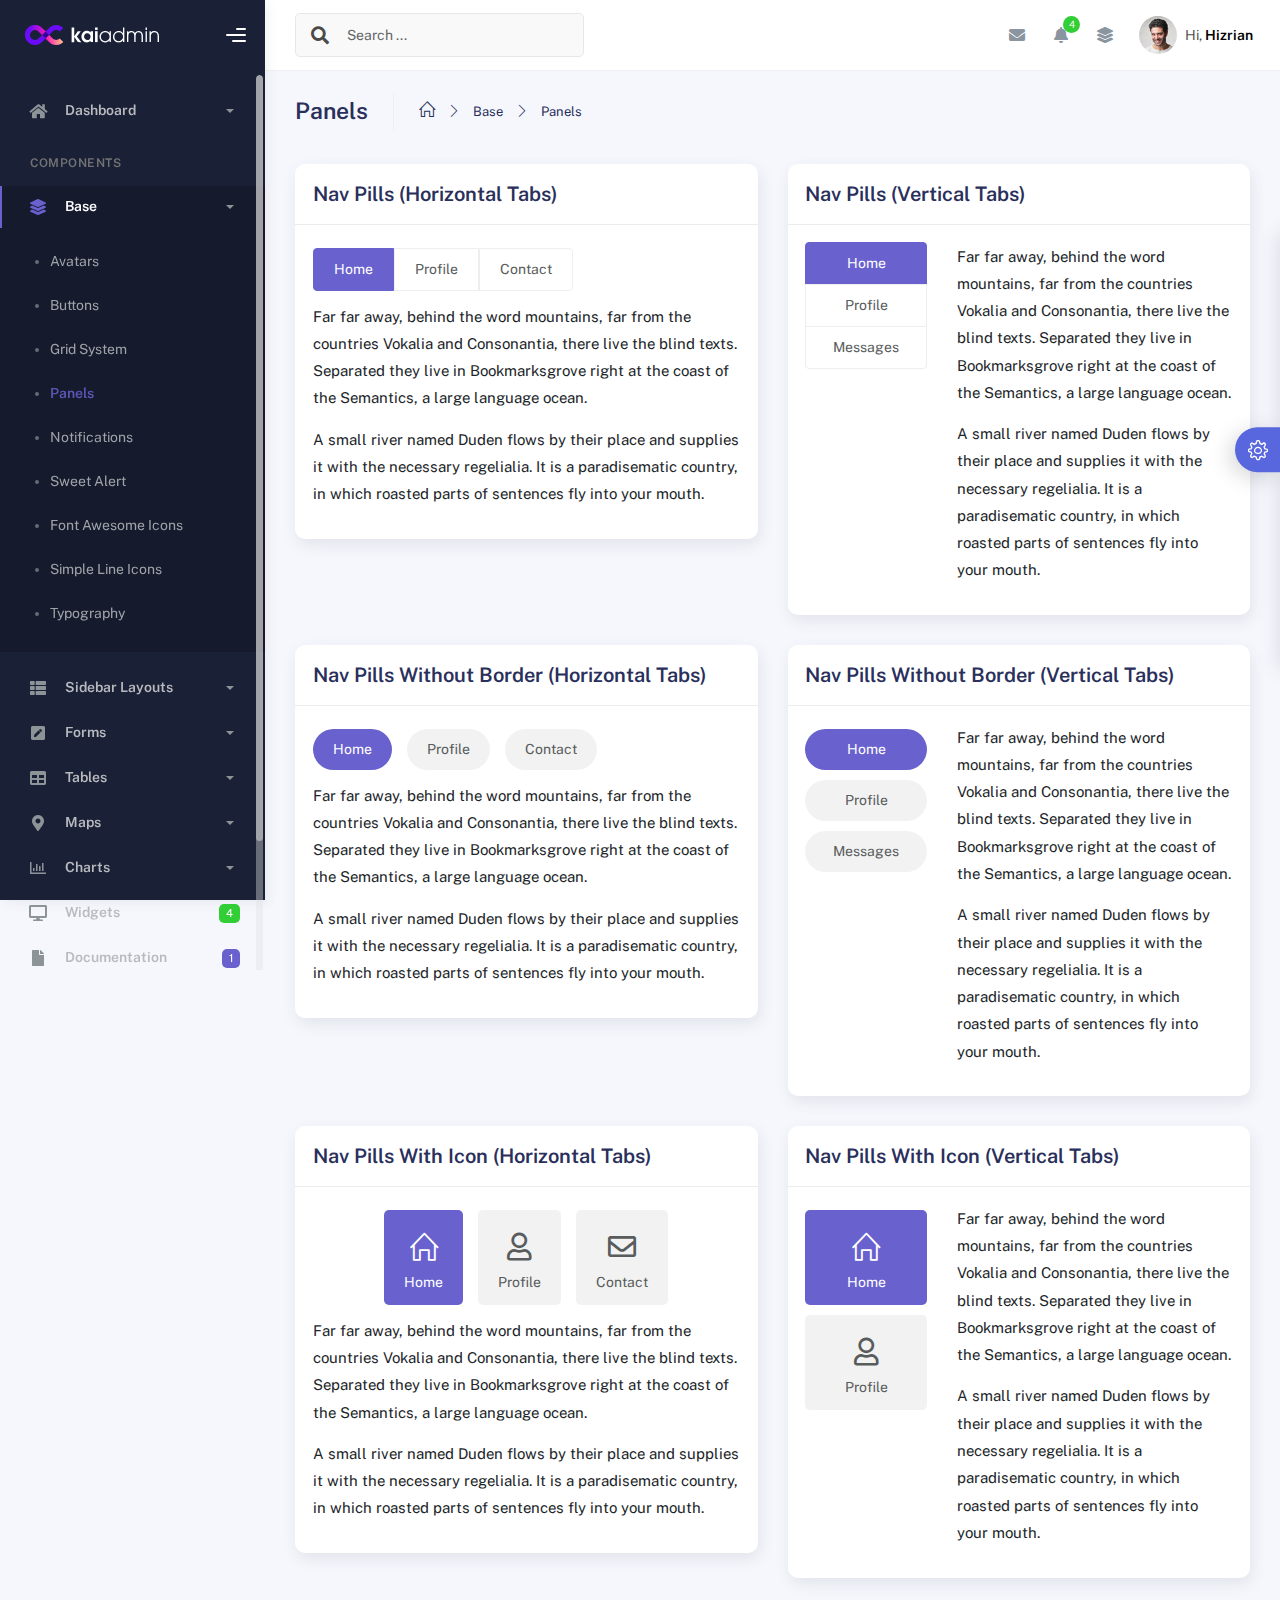
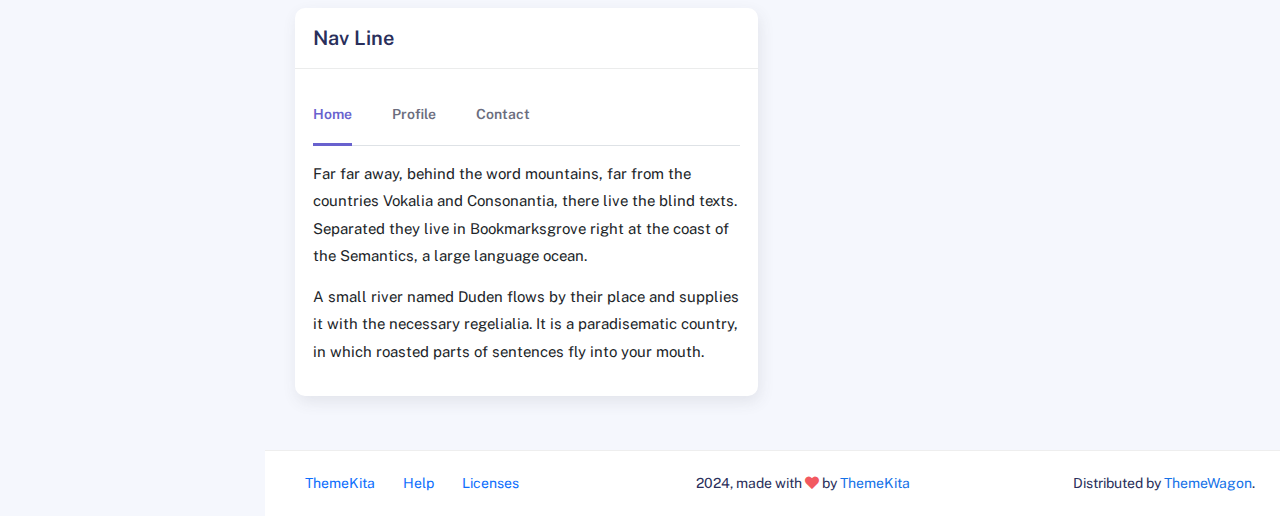
<file: kaiadmin-lite-1.2.0/components/panels.html>
<!DOCTYPE html>
<html lang="en">
<head>
	<meta http-equiv="X-UA-Compatible" content="IE=edge" />
	<title>Panels - Kaiadmin Bootstrap 5 Admin Dashboard</title>
	<meta content='width=device-width, initial-scale=1.0, shrink-to-fit=no' name='viewport' />
	<link rel="icon" href="../assets/img/kaiadmin/favicon.ico" type="image/x-icon"/>

	<!-- Fonts and icons -->
	<script src="../assets/js/plugin/webfont/webfont.min.js"></script>
	<script>
		WebFont.load({
			google: {"families":["Public Sans:300,400,500,600,700"]},
			custom: {"families":["Font Awesome 5 Solid", "Font Awesome 5 Regular", "Font Awesome 5 Brands", "simple-line-icons"], urls: ['../assets/css/fonts.min.css']},
			active: function() {
				sessionStorage.fonts = true;
			}
		});
	</script>

	<!-- CSS Files -->
	<link rel="stylesheet" href="../assets/css/bootstrap.min.css">
	<link rel="stylesheet" href="../assets/css/plugins.min.css">
	<link rel="stylesheet" href="../assets/css/kaiadmin.min.css">

	<!-- CSS Just for demo purpose, don't include it in your project -->
	<link rel="stylesheet" href="../assets/css/demo.css">
</head>
<body>
	<div class="wrapper">
		<!-- Sidebar -->
		<div class="sidebar" data-background-color="dark">
			<div class="sidebar-logo">
				<!-- Logo Header -->
				<div class="logo-header" data-background-color="dark">

					<a href="../index.html" class="logo">
						<img src="../assets/img/kaiadmin/logo_light.svg" alt="navbar brand" class="navbar-brand" height="20">
					</a>
					<div class="nav-toggle">
						<button class="btn btn-toggle toggle-sidebar">
							<i class="gg-menu-right"></i>
						</button>
						<button class="btn btn-toggle sidenav-toggler">
							<i class="gg-menu-left"></i>
						</button>
					</div>
					<button class="topbar-toggler more">
						<i class="gg-more-vertical-alt"></i>
					</button>
				</div>
				<!-- End Logo Header -->	
			</div>	
			<div class="sidebar-wrapper scrollbar scrollbar-inner">
				<div class="sidebar-content">
					<ul class="nav nav-secondary">
						<li class="nav-item">
							<a data-bs-toggle="collapse" href="#dashboard" class="collapsed" aria-expanded="false">
								<i class="fas fa-home"></i>
								<p>Dashboard</p>
								<span class="caret"></span>
							</a>
							<div class="collapse" id="dashboard">
								<ul class="nav nav-collapse">
									<li>
										<a href="../../demo1/index.html">
											<span class="sub-item">Dashboard 1</span>
										</a>
									</li>
								</ul>
							</div>
						</li>
						<li class="nav-section">
							<span class="sidebar-mini-icon">
								<i class="fa fa-ellipsis-h"></i>
							</span>
							<h4 class="text-section">Components</h4>
						</li>
						<li class="nav-item active submenu">
							<a data-bs-toggle="collapse" href="#base">
								<i class="fas fa-layer-group"></i>
								<p>Base</p>
								<span class="caret"></span>
							</a>
							<div class="collapse show" id="base">
								<ul class="nav nav-collapse">
									<li>
										<a href="../components/avatars.html">
											<span class="sub-item">Avatars</span>
										</a>
									</li>
									<li>
										<a href="../components/buttons.html">
											<span class="sub-item">Buttons</span>
										</a>
									</li>
									<li>
										<a href="../components/gridsystem.html">
											<span class="sub-item">Grid System</span>
										</a>
									</li>
									<li class="active">
										<a href="../components/panels.html">
											<span class="sub-item">Panels</span>
										</a>
									</li>
									<li>
										<a href="../components/notifications.html">
											<span class="sub-item">Notifications</span>
										</a>
									</li>
									<li>
										<a href="../components/sweetalert.html">
											<span class="sub-item">Sweet Alert</span>
										</a>
									</li>
									<li>
										<a href="../components/font-awesome-icons.html">
											<span class="sub-item">Font Awesome Icons</span>
										</a>
									</li>
									<li>
										<a href="../components/simple-line-icons.html">
											<span class="sub-item">Simple Line Icons</span>
										</a>
									</li>
									<li>
										<a href="../components/typography.html">
											<span class="sub-item">Typography</span>
										</a>
									</li>
								</ul>
							</div>
						</li>
						<li class="nav-item">
							<a data-bs-toggle="collapse" href="#sidebarLayouts">
								<i class="fas fa-th-list"></i>
								<p>Sidebar Layouts</p>
								<span class="caret"></span>
							</a>
							<div class="collapse" id="sidebarLayouts">
								<ul class="nav nav-collapse">
									<li>
										<a href="../sidebar-style-2.html">
											<span class="sub-item">Sidebar Style 2</span>
										</a>
									</li>
									<li>
										<a href="../icon-menu.html">
											<span class="sub-item">Icon Menu</span>
										</a>
									</li>
								</ul>
							</div>
						</li>
						<li class="nav-item">
							<a data-bs-toggle="collapse" href="#forms">
								<i class="fas fa-pen-square"></i>
								<p>Forms</p>
								<span class="caret"></span>
							</a>
							<div class="collapse" id="forms">
								<ul class="nav nav-collapse">
									<li>
										<a href="../forms/forms.html">
											<span class="sub-item">Basic Form</span>
										</a>
									</li>
								</ul>
							</div>
						</li>
						<li class="nav-item">
							<a data-bs-toggle="collapse" href="#tables">
								<i class="fas fa-table"></i>
								<p>Tables</p>
								<span class="caret"></span>
							</a>
							<div class="collapse" id="tables">
								<ul class="nav nav-collapse">
									<li>
										<a href="../tables/tables.html">
											<span class="sub-item">Basic Table</span>
										</a>
									</li>
									<li>
										<a href="../tables/datatables.html">
											<span class="sub-item">Datatables</span>
										</a>
									</li>
								</ul>
							</div>
						</li>
						<li class="nav-item">
							<a data-bs-toggle="collapse" href="#maps">
								<i class="fas fa-map-marker-alt"></i>
								<p>Maps</p>
								<span class="caret"></span>
							</a>
							<div class="collapse" id="maps">
								<ul class="nav nav-collapse">
									<li>
										<a href="../maps/googlemaps.html">
											<span class="sub-item">Google Maps</span>
										</a>
									</li>
									<li>
										<a href="../maps/jsvectormap.html">
											<span class="sub-item">Jsvectormap</span>
										</a>
									</li>
								</ul>
							</div>
						</li>
						<li class="nav-item">
							<a data-bs-toggle="collapse" href="#charts">
								<i class="far fa-chart-bar"></i>
								<p>Charts</p>
								<span class="caret"></span>
							</a>
							<div class="collapse" id="charts">
								<ul class="nav nav-collapse">
									<li>
										<a href="../charts/charts.html">
											<span class="sub-item">Chart Js</span>
										</a>
									</li>
									<li>
										<a href="../charts/sparkline.html">
											<span class="sub-item">Sparkline</span>
										</a>
									</li>
								</ul>
							</div>
						</li>
						<li class="nav-item">
							<a href="../widgets.html">
								<i class="fas fa-desktop"></i>
								<p>Widgets</p>
								<span class="badge badge-success">4</span>
							</a>
						</li>
						<li class="nav-item">
							<a href="../../../documentation/index.html">
							  <i class="fas fa-file"></i>
							  <p>Documentation</p>
							  <span class="badge badge-secondary">1</span>
							</a>
						</li>
						<li class="nav-item">
							<a data-bs-toggle="collapse" href="#submenu">
								<i class="fas fa-bars"></i>
								<p>Menu Levels</p>
								<span class="caret"></span>
							</a>
							<div class="collapse" id="submenu">
								<ul class="nav nav-collapse">
									<li>
										<a data-bs-toggle="collapse" href="#subnav1">
											<span class="sub-item">Level 1</span>
											<span class="caret"></span>
										</a>
										<div class="collapse" id="subnav1">
											<ul class="nav nav-collapse subnav">
												<li>
													<a href="#">
														<span class="sub-item">Level 2</span>
													</a>
												</li>
												<li>
													<a href="#">
														<span class="sub-item">Level 2</span>
													</a>
												</li>
											</ul>
										</div>
									</li>
									<li>
										<a data-bs-toggle="collapse" href="#subnav2">
											<span class="sub-item">Level 1</span>
											<span class="caret"></span>
										</a>
										<div class="collapse" id="subnav2">
											<ul class="nav nav-collapse subnav">
												<li>
													<a href="#">
														<span class="sub-item">Level 2</span>
													</a>
												</li>
											</ul>
										</div>
									</li>
									<li>
										<a href="#">
											<span class="sub-item">Level 1</span>
										</a>
									</li>
								</ul>
							</div>
						</li>
					</ul>
				</div>
			</div>
		</div>
		<!-- End Sidebar -->

		<div class="main-panel">
			<div class="main-header">
				<div class="main-header-logo">
					<!-- Logo Header -->
					<div class="logo-header" data-background-color="dark">

						<a href="../index.html" class="logo">
							<img src="../assets/img/kaiadmin/logo_light.svg" alt="navbar brand" class="navbar-brand" height="20">
						</a>
						<div class="nav-toggle">
							<button class="btn btn-toggle toggle-sidebar">
								<i class="gg-menu-right"></i>
							</button>
							<button class="btn btn-toggle sidenav-toggler">
								<i class="gg-menu-left"></i>
							</button>
						</div>
						<button class="topbar-toggler more">
							<i class="gg-more-vertical-alt"></i>
						</button>

					</div>
					<!-- End Logo Header -->
				</div>
				<!-- Navbar Header -->
				<nav class="navbar navbar-header navbar-header-transparent navbar-expand-lg border-bottom">

					<div class="container-fluid">
						<nav class="navbar navbar-header-left navbar-expand-lg navbar-form nav-search p-0 d-none d-lg-flex">
							<div class="input-group">
								<div class="input-group-prepend">
									<button type="submit" class="btn btn-search pe-1">
										<i class="fa fa-search search-icon"></i>
									</button>
								</div>
								<input type="text" placeholder="Search ..." class="form-control">
							</div>
						</nav>

						<ul class="navbar-nav topbar-nav ms-md-auto align-items-center">
							<li class="nav-item topbar-icon dropdown hidden-caret d-flex d-lg-none">
								<a class="nav-link dropdown-toggle" data-bs-toggle="dropdown" href="#" role="button" aria-expanded="false" aria-haspopup="true">
									<i class="fa fa-search"></i>
								</a>
								<ul class="dropdown-menu dropdown-search animated fadeIn">
									<form class="navbar-left navbar-form nav-search">
										<div class="input-group">
											<input type="text" placeholder="Search ..." class="form-control">
										</div>
									</form>
								</ul>
							</li>
							<li class="nav-item topbar-icon dropdown hidden-caret">
								<a class="nav-link dropdown-toggle" href="#" id="messageDropdown" role="button" data-bs-toggle="dropdown" aria-haspopup="true" aria-expanded="false">
									<i class="fa fa-envelope"></i>
								</a>
								<ul class="dropdown-menu messages-notif-box animated fadeIn" aria-labelledby="messageDropdown">
									<li>
										<div class="dropdown-title d-flex justify-content-between align-items-center">
											Messages 									
											<a href="#" class="small">Mark all as read</a>
										</div>
									</li>
									<li>
										<div class="message-notif-scroll scrollbar-outer">
											<div class="notif-center">
												<a href="#">
													<div class="notif-img"> 
														<img src="../assets/img/jm_denis.jpg" alt="Img Profile">
													</div>
													<div class="notif-content">
														<span class="subject">Jimmy Denis</span>
														<span class="block">
															How are you ?
														</span>
														<span class="time">5 minutes ago</span> 
													</div>
												</a>
												<a href="#">
													<div class="notif-img"> 
														<img src="../assets/img/chadengle.jpg" alt="Img Profile">
													</div>
													<div class="notif-content">
														<span class="subject">Chad</span>
														<span class="block">
															Ok, Thanks !
														</span>
														<span class="time">12 minutes ago</span> 
													</div>
												</a>
												<a href="#">
													<div class="notif-img"> 
														<img src="../assets/img/mlane.jpg" alt="Img Profile">
													</div>
													<div class="notif-content">
														<span class="subject">Jhon Doe</span>
														<span class="block">
															Ready for the meeting today...
														</span>
														<span class="time">12 minutes ago</span> 
													</div>
												</a>
												<a href="#">
													<div class="notif-img"> 
														<img src="../assets/img/talha.jpg" alt="Img Profile">
													</div>
													<div class="notif-content">
														<span class="subject">Talha</span>
														<span class="block">
															Hi, Apa Kabar ?
														</span>
														<span class="time">17 minutes ago</span> 
													</div>
												</a>
											</div>
										</div>
									</li>
									<li>
										<a class="see-all" href="javascript:void(0);">See all messages<i class="fa fa-angle-right"></i> </a>
									</li>
								</ul>
							</li>
							<li class="nav-item topbar-icon dropdown hidden-caret">
								<a class="nav-link dropdown-toggle" href="#" id="notifDropdown" role="button" data-bs-toggle="dropdown" aria-haspopup="true" aria-expanded="false">
									<i class="fa fa-bell"></i>
									<span class="notification">4</span>
								</a>
								<ul class="dropdown-menu notif-box animated fadeIn" aria-labelledby="notifDropdown">
									<li>
										<div class="dropdown-title">You have 4 new notification</div>
									</li>
									<li>
										<div class="notif-scroll scrollbar-outer">
											<div class="notif-center">
												<a href="#">
													<div class="notif-icon notif-primary"> <i class="fa fa-user-plus"></i> </div>
													<div class="notif-content">
														<span class="block">
															New user registered
														</span>
														<span class="time">5 minutes ago</span> 
													</div>
												</a>
												<a href="#">
													<div class="notif-icon notif-success"> <i class="fa fa-comment"></i> </div>
													<div class="notif-content">
														<span class="block">
															Rahmad commented on Admin
														</span>
														<span class="time">12 minutes ago</span> 
													</div>
												</a>
												<a href="#">
													<div class="notif-img"> 
														<img src="../assets/img/profile2.jpg" alt="Img Profile">
													</div>
													<div class="notif-content">
														<span class="block">
															Reza send messages to you
														</span>
														<span class="time">12 minutes ago</span> 
													</div>
												</a>
												<a href="#">
													<div class="notif-icon notif-danger"> <i class="fa fa-heart"></i> </div>
													<div class="notif-content">
														<span class="block">
															Farrah liked Admin
														</span>
														<span class="time">17 minutes ago</span> 
													</div>
												</a>
											</div>
										</div>
									</li>
									<li>
										<a class="see-all" href="javascript:void(0);">See all notifications<i class="fa fa-angle-right"></i> </a>
									</li>
								</ul>
							</li>
							<li class="nav-item topbar-icon dropdown hidden-caret">
								<a class="nav-link" data-bs-toggle="dropdown" href="#" aria-expanded="false">
									<i class="fas fa-layer-group"></i>
								</a>
								<div class="dropdown-menu quick-actions animated fadeIn">
									<div class="quick-actions-header">
										<span class="title mb-1">Quick Actions</span>
										<span class="subtitle op-7">Shortcuts</span>
									</div>
									<div class="quick-actions-scroll scrollbar-outer">
										<div class="quick-actions-items">
											<div class="row m-0">
												<a class="col-6 col-md-4 p-0" href="#">
													<div class="quick-actions-item">
														<div class="avatar-item bg-danger rounded-circle">
															<i class="far fa-calendar-alt"></i>
														</div>
														<span class="text">Calendar</span>
													</div>
												</a>
												<a class="col-6 col-md-4 p-0" href="#">
													<div class="quick-actions-item">
														<div class="avatar-item bg-warning rounded-circle">
															<i class="fas fa-map"></i>
														</div>
														<span class="text">Maps</span>
													</div>
												</a>
												<a class="col-6 col-md-4 p-0" href="#">
													<div class="quick-actions-item">
														<div class="avatar-item bg-info rounded-circle">
															<i class="fas fa-file-excel"></i>
														</div>
														<span class="text">Reports</span>
													</div>
												</a>
												<a class="col-6 col-md-4 p-0" href="#">
													<div class="quick-actions-item">
														<div class="avatar-item bg-success rounded-circle">
															<i class="fas fa-envelope"></i>
														</div>
														<span class="text">Emails</span>
													</div>
												</a>
												<a class="col-6 col-md-4 p-0" href="#">
													<div class="quick-actions-item">
														<div class="avatar-item bg-primary rounded-circle">
															<i class="fas fa-file-invoice-dollar"></i>
														</div>
														<span class="text">Invoice</span>
													</div>
												</a>
												<a class="col-6 col-md-4 p-0" href="#">
													<div class="quick-actions-item">
														<div class="avatar-item bg-secondary rounded-circle">
															<i class="fas fa-credit-card"></i>
														</div>
														<span class="text">Payments</span>
													</div>
												</a>
											</div>
										</div>
									</div>
								</div>
							</li>
							
							<li class="nav-item topbar-user dropdown hidden-caret">
								<a class="dropdown-toggle profile-pic" data-bs-toggle="dropdown" href="#" aria-expanded="false">
									<div class="avatar-sm">
										<img src="../assets/img/profile.jpg" alt="..." class="avatar-img rounded-circle">
									</div>
									<span class="profile-username">
										<span class="op-7">Hi,</span> <span class="fw-bold">Hizrian</span>
									</span>
								</a>
								<ul class="dropdown-menu dropdown-user animated fadeIn">
									<div class="dropdown-user-scroll scrollbar-outer">
										<li>
											<div class="user-box">
												<div class="avatar-lg"><img src="../assets/img/profile.jpg" alt="image profile" class="avatar-img rounded"></div>
												<div class="u-text">
													<h4>Hizrian</h4>
													<p class="text-muted">hello@example.com</p><a href="profile.html" class="btn btn-xs btn-secondary btn-sm">View Profile</a>
												</div>
											</div>
										</li>
										<li>
											<div class="dropdown-divider"></div>
											<a class="dropdown-item" href="#">My Profile</a>
											<a class="dropdown-item" href="#">My Balance</a>
											<a class="dropdown-item" href="#">Inbox</a>
											<div class="dropdown-divider"></div>
											<a class="dropdown-item" href="#">Account Setting</a>
											<div class="dropdown-divider"></div>
											<a class="dropdown-item" href="#">Logout</a>
										</li>
									</div>
								</ul>
							</li>
						</ul>
					</div>
				</nav>
				<!-- End Navbar -->
			</div>
			
			<div class="container">
				<div class="page-inner">
					<div class="page-header">
						<h3 class="fw-bold mb-3">Panels</h3>
						<ul class="breadcrumbs mb-3">
							<li class="nav-home">
								<a href="#">
									<i class="icon-home"></i>
								</a>
							</li>
							<li class="separator">
								<i class="icon-arrow-right"></i>
							</li>
							<li class="nav-item">
								<a href="#">Base</a>
							</li>
							<li class="separator">
								<i class="icon-arrow-right"></i>
							</li>
							<li class="nav-item">
								<a href="#">Panels</a>
							</li>
						</ul>
					</div>
					<div class="row">
						<div class="col-md-6">
							<div class="card">
								<div class="card-header">
									<h4 class="card-title">Nav Pills (Horizontal Tabs)</h4>
								</div>
								<div class="card-body">
									<ul class="nav nav-pills nav-secondary" id="pills-tab" role="tablist">
										<li class="nav-item">
											<a class="nav-link active" id="pills-home-tab" data-bs-toggle="pill" href="#pills-home" role="tab" aria-controls="pills-home" aria-selected="true">Home</a>
										</li>
										<li class="nav-item">
											<a class="nav-link" id="pills-profile-tab" data-bs-toggle="pill" href="#pills-profile" role="tab" aria-controls="pills-profile" aria-selected="false">Profile</a>
										</li>
										<li class="nav-item">
											<a class="nav-link" id="pills-contact-tab" data-bs-toggle="pill" href="#pills-contact" role="tab" aria-controls="pills-contact" aria-selected="false">Contact</a>
										</li>
									</ul>
									<div class="tab-content mt-2 mb-3" id="pills-tabContent">
										<div class="tab-pane fade show active" id="pills-home" role="tabpanel" aria-labelledby="pills-home-tab">
											<p>Far far away, behind the word mountains, far from the countries Vokalia and Consonantia, there live the blind texts. Separated they live in Bookmarksgrove right at the coast of the Semantics, a large language ocean.</p>

											<p>A small river named Duden flows by their place and supplies it with the necessary regelialia. It is a paradisematic country, in which roasted parts of sentences fly into your mouth.</p>
										</div>
										<div class="tab-pane fade" id="pills-profile" role="tabpanel" aria-labelledby="pills-profile-tab">
											<p>Even the all-powerful Pointing has no control about the blind texts it is an almost unorthographic life One day however a small line of blind text by the name of Lorem Ipsum decided to leave for the far World of Grammar.</p>
											<p>The Big Oxmox advised her not to do so, because there were thousands of bad Commas, wild Question Marks and devious Semikoli, but the Little Blind Text didn’t listen. She packed her seven versalia, put her initial into the belt and made herself on the way.
											</p>
										</div>
										<div class="tab-pane fade" id="pills-contact" role="tabpanel" aria-labelledby="pills-contact-tab">
											<p>Pityful a rethoric question ran over her cheek, then she continued her way. On her way she met a copy. The copy warned the Little Blind Text, that where it came from it would have been rewritten a thousand times and everything that was left from its origin would be the word "and" and the Little Blind Text should turn around and return to its own, safe country.</p>

											<p> But nothing the copy said could convince her and so it didn’t take long until a few insidious Copy Writers ambushed her, made her drunk with Longe and Parole and dragged her into their agency, where they abused her for their</p>
										</div>
									</div>
								</div>
							</div>
						</div>
						<div class="col-md-6">
							<div class="card">
								<div class="card-header">
									<h4 class="card-title">Nav Pills (Vertical Tabs)</h4>
								</div>
								<div class="card-body">
									<div class="row">
										<div class="col-5 col-md-4">
											<div class="nav flex-column nav-pills nav-secondary" id="v-pills-tab" role="tablist" aria-orientation="vertical">
												<a class="nav-link active" id="v-pills-home-tab" data-bs-toggle="pill" href="#v-pills-home" role="tab" aria-controls="v-pills-home" aria-selected="true">Home</a>
												<a class="nav-link" id="v-pills-profile-tab" data-bs-toggle="pill" href="#v-pills-profile" role="tab" aria-controls="v-pills-profile" aria-selected="false">Profile</a>
												<a class="nav-link" id="v-pills-messages-tab" data-bs-toggle="pill" href="#v-pills-messages" role="tab" aria-controls="v-pills-messages" aria-selected="false">Messages</a>
											</div>
										</div>
										<div class="col-7 col-md-8">
											<div class="tab-content" id="v-pills-tabContent">
												<div class="tab-pane fade show active" id="v-pills-home" role="tabpanel" aria-labelledby="v-pills-home-tab">
													<p>Far far away, behind the word mountains, far from the countries Vokalia and Consonantia, there live the blind texts. Separated they live in Bookmarksgrove right at the coast of the Semantics, a large language ocean.</p>

													<p>A small river named Duden flows by their place and supplies it with the necessary regelialia. It is a paradisematic country, in which roasted parts of sentences fly into your mouth.</p>
												</div>
												<div class="tab-pane fade" id="v-pills-profile" role="tabpanel" aria-labelledby="v-pills-profile-tab">
													<p>Even the all-powerful Pointing has no control about the blind texts it is an almost unorthographic life One day however a small line of blind text by the name of Lorem Ipsum decided to leave for the far World of Grammar.</p>
													<p>The Big Oxmox advised her not to do so, because there were thousands of bad Commas, wild Question Marks and devious Semikoli, but the Little Blind Text didn’t listen. She packed her seven versalia, put her initial into the belt and made herself on the way.
													</p>
												</div>
												<div class="tab-pane fade" id="v-pills-messages" role="tabpanel" aria-labelledby="v-pills-messages-tab">
													<p>Pityful a rethoric question ran over her cheek, then she continued her way. On her way she met a copy. The copy warned the Little Blind Text, that where it came from it would have been rewritten a thousand times and everything that was left from its origin would be the word "and" and the Little Blind Text should turn around and return to its own, safe country.</p>

													<p> But nothing the copy said could convince her and so it didn’t take long until a few insidious Copy Writers ambushed her, made her drunk with Longe and Parole and dragged her into their agency, where they abused her for their</p>
												</div>
											</div>
										</div>
									</div>
								</div>
							</div>
						</div>
						<div class="col-md-6">
							<div class="card">
								<div class="card-header">
									<h4 class="card-title">Nav Pills Without Border (Horizontal Tabs)</h4>
								</div>
								<div class="card-body">
									<ul class="nav nav-pills nav-secondary nav-pills-no-bd" id="pills-tab-without-border" role="tablist">
										<li class="nav-item">
											<a class="nav-link active" id="pills-home-tab-nobd" data-bs-toggle="pill" href="#pills-home-nobd" role="tab" aria-controls="pills-home-nobd" aria-selected="true">Home</a>
										</li>
										<li class="nav-item">
											<a class="nav-link" id="pills-profile-tab-nobd" data-bs-toggle="pill" href="#pills-profile-nobd" role="tab" aria-controls="pills-profile-nobd" aria-selected="false">Profile</a>
										</li>
										<li class="nav-item">
											<a class="nav-link" id="pills-contact-tab-nobd" data-bs-toggle="pill" href="#pills-contact-nobd" role="tab" aria-controls="pills-contact-nobd" aria-selected="false">Contact</a>
										</li>
									</ul>
									<div class="tab-content mt-2 mb-3" id="pills-without-border-tabContent">
										<div class="tab-pane fade show active" id="pills-home-nobd" role="tabpanel" aria-labelledby="pills-home-tab-nobd">
											<p>Far far away, behind the word mountains, far from the countries Vokalia and Consonantia, there live the blind texts. Separated they live in Bookmarksgrove right at the coast of the Semantics, a large language ocean.</p>

											<p>A small river named Duden flows by their place and supplies it with the necessary regelialia. It is a paradisematic country, in which roasted parts of sentences fly into your mouth.</p>
										</div>
										<div class="tab-pane fade" id="pills-profile-nobd" role="tabpanel" aria-labelledby="pills-profile-tab-nobd">
											<p>Even the all-powerful Pointing has no control about the blind texts it is an almost unorthographic life One day however a small line of blind text by the name of Lorem Ipsum decided to leave for the far World of Grammar.</p>
											<p>The Big Oxmox advised her not to do so, because there were thousands of bad Commas, wild Question Marks and devious Semikoli, but the Little Blind Text didn’t listen. She packed her seven versalia, put her initial into the belt and made herself on the way.
											</p>
										</div>
										<div class="tab-pane fade" id="pills-contact-nobd" role="tabpanel" aria-labelledby="pills-contact-tab-nobd">
											<p>Pityful a rethoric question ran over her cheek, then she continued her way. On her way she met a copy. The copy warned the Little Blind Text, that where it came from it would have been rewritten a thousand times and everything that was left from its origin would be the word "and" and the Little Blind Text should turn around and return to its own, safe country.</p>

											<p> But nothing the copy said could convince her and so it didn’t take long until a few insidious Copy Writers ambushed her, made her drunk with Longe and Parole and dragged her into their agency, where they abused her for their</p>
										</div>
									</div>
								</div>
							</div>
						</div>
						<div class="col-md-6">
							<div class="card">
								<div class="card-header">
									<h4 class="card-title">Nav Pills Without Border (Vertical Tabs)</h4>
								</div>
								<div class="card-body">
									<div class="row">
										<div class="col-5 col-md-4">
											<div class="nav flex-column nav-pills nav-secondary nav-pills-no-bd" id="v-pills-tab-without-border" role="tablist" aria-orientation="vertical">
												<a class="nav-link active" id="v-pills-home-tab-nobd" data-bs-toggle="pill" href="#v-pills-home-nobd" role="tab" aria-controls="v-pills-home-nobd" aria-selected="true">Home</a>
												<a class="nav-link" id="v-pills-profile-tab-nobd" data-bs-toggle="pill" href="#v-pills-profile-nobd" role="tab" aria-controls="v-pills-profile-nobd" aria-selected="false">Profile</a>
												<a class="nav-link" id="v-pills-messages-tab-nobd" data-bs-toggle="pill" href="#v-pills-messages-nobd" role="tab" aria-controls="v-pills-messages-nobd" aria-selected="false">Messages</a>
											</div>
										</div>
										<div class="col-7 col-md-8">
											<div class="tab-content" id="v-pills-without-border-tabContent">
												<div class="tab-pane fade show active" id="v-pills-home-nobd" role="tabpanel" aria-labelledby="v-pills-home-tab-nobd">
													<p>Far far away, behind the word mountains, far from the countries Vokalia and Consonantia, there live the blind texts. Separated they live in Bookmarksgrove right at the coast of the Semantics, a large language ocean.</p>

													<p>A small river named Duden flows by their place and supplies it with the necessary regelialia. It is a paradisematic country, in which roasted parts of sentences fly into your mouth.</p>
												</div>
												<div class="tab-pane fade" id="v-pills-profile-nobd" role="tabpanel" aria-labelledby="v-pills-profile-tab-nobd">
													<p>Even the all-powerful Pointing has no control about the blind texts it is an almost unorthographic life One day however a small line of blind text by the name of Lorem Ipsum decided to leave for the far World of Grammar.</p>
													<p>The Big Oxmox advised her not to do so, because there were thousands of bad Commas, wild Question Marks and devious Semikoli, but the Little Blind Text didn’t listen. She packed her seven versalia, put her initial into the belt and made herself on the way.
													</p>
												</div>
												<div class="tab-pane fade" id="v-pills-messages-nobd" role="tabpanel" aria-labelledby="v-pills-messages-tab-nobd">
													<p>Pityful a rethoric question ran over her cheek, then she continued her way. On her way she met a copy. The copy warned the Little Blind Text, that where it came from it would have been rewritten a thousand times and everything that was left from its origin would be the word "and" and the Little Blind Text should turn around and return to its own, safe country.</p>

													<p> But nothing the copy said could convince her and so it didn’t take long until a few insidious Copy Writers ambushed her, made her drunk with Longe and Parole and dragged her into their agency, where they abused her for their</p>
												</div>
											</div>
										</div>
									</div>
								</div>
							</div>
						</div>
						<div class="col-md-6">
							<div class="card">
								<div class="card-header">
									<h4 class="card-title">Nav Pills With Icon (Horizontal Tabs)</h4>
								</div>
								<div class="card-body">
									<ul class="nav nav-pills nav-secondary  nav-pills-no-bd nav-pills-icons justify-content-center" id="pills-tab-with-icon" role="tablist">
										<li class="nav-item">
											<a class="nav-link active" id="pills-home-tab-icon" data-bs-toggle="pill" href="#pills-home-icon" role="tab" aria-controls="pills-home-icon" aria-selected="true">
												<i class="icon-home"></i>
												Home
											</a>
										</li>
										<li class="nav-item">
											<a class="nav-link" id="pills-profile-tab-icon" data-bs-toggle="pill" href="#pills-profile-icon" role="tab" aria-controls="pills-profile-icon" aria-selected="false">
												<i class="far fa-user"></i>
												Profile
											</a>
										</li>
										<li class="nav-item">
											<a class="nav-link" id="pills-contact-tab-icon" data-bs-toggle="pill" href="#pills-contact-icon" role="tab" aria-controls="pills-contact-icon" aria-selected="false">
												<i class="far fa-envelope"></i>
												Contact
											</a>
										</li>
									</ul>
									<div class="tab-content mt-2 mb-3" id="pills-with-icon-tabContent">
										<div class="tab-pane fade show active" id="pills-home-icon" role="tabpanel" aria-labelledby="pills-home-tab-icon">
											<p>Far far away, behind the word mountains, far from the countries Vokalia and Consonantia, there live the blind texts. Separated they live in Bookmarksgrove right at the coast of the Semantics, a large language ocean.</p>

											<p>A small river named Duden flows by their place and supplies it with the necessary regelialia. It is a paradisematic country, in which roasted parts of sentences fly into your mouth.</p>
										</div>
										<div class="tab-pane fade" id="pills-profile-icon" role="tabpanel" aria-labelledby="pills-profile-tab-icon">
											<p>Even the all-powerful Pointing has no control about the blind texts it is an almost unorthographic life One day however a small line of blind text by the name of Lorem Ipsum decided to leave for the far World of Grammar.</p>
											<p>The Big Oxmox advised her not to do so, because there were thousands of bad Commas, wild Question Marks and devious Semikoli, but the Little Blind Text didn’t listen. She packed her seven versalia, put her initial into the belt and made herself on the way.
											</p>
										</div>
										<div class="tab-pane fade" id="pills-contact-icon" role="tabpanel" aria-labelledby="pills-contact-tab-icon">
											<p>Pityful a rethoric question ran over her cheek, then she continued her way. On her way she met a copy. The copy warned the Little Blind Text, that where it came from it would have been rewritten a thousand times and everything that was left from its origin would be the word "and" and the Little Blind Text should turn around and return to its own, safe country.</p>

											<p> But nothing the copy said could convince her and so it didn’t take long until a few insidious Copy Writers ambushed her, made her drunk with Longe and Parole and dragged her into their agency, where they abused her for their</p>
										</div>
									</div>
								</div>
							</div>
						</div>
						<div class="col-md-6">
							<div class="card">
								<div class="card-header">
									<h4 class="card-title">Nav Pills With Icon (Vertical Tabs)</h4>
								</div>
								<div class="card-body">
									<div class="row">
										<div class="col-5 col-md-4">
											<div class="nav flex-column nav-pills nav-secondary nav-pills-no-bd nav-pills-icons" id="v-pills-tab-with-icon" role="tablist" aria-orientation="vertical">
												<a class="nav-link active" id="v-pills-home-tab-icons" data-bs-toggle="pill" href="#v-pills-home-icons" role="tab" aria-controls="v-pills-home-icons" aria-selected="true">
													<i class="icon-home"></i>
													Home
												</a>
												<a class="nav-link" id="v-pills-profile-tab-icons" data-bs-toggle="pill" href="#v-pills-profile-icons" role="tab" aria-controls="v-pills-profile-icons" aria-selected="false">
													<i class="far fa-user"></i>
													Profile
												</a>
											</div>
										</div>
										<div class="col-7 col-md-8">
											<div class="tab-content" id="v-pills-with-icon-tabContent">
												<div class="tab-pane fade show active" id="v-pills-home-icons" role="tabpanel" aria-labelledby="v-pills-home-tab-icons">
													<p>Far far away, behind the word mountains, far from the countries Vokalia and Consonantia, there live the blind texts. Separated they live in Bookmarksgrove right at the coast of the Semantics, a large language ocean.</p>

													<p>A small river named Duden flows by their place and supplies it with the necessary regelialia. It is a paradisematic country, in which roasted parts of sentences fly into your mouth.</p>
												</div>
												<div class="tab-pane fade" id="v-pills-profile-icons" role="tabpanel" aria-labelledby="v-pills-profile-tab-icons">
													<p>Even the all-powerful Pointing has no control about the blind texts it is an almost unorthographic life One day however a small line of blind text by the name of Lorem Ipsum decided to leave for the far World of Grammar.</p>
													<p>The Big Oxmox advised her not to do so, because there were thousands of bad Commas, wild Question Marks and devious Semikoli, but the Little Blind Text didn’t listen. She packed her seven versalia, put her initial into the belt and made herself on the way.
													</p>
												</div>
											</div>
										</div>
									</div>
								</div>
							</div>
						</div>
						<div class="col-md-6">
							<div class="card">
								<div class="card-header">
									<h4 class="card-title">Nav Line</h4>
								</div>
								<div class="card-body">
									<ul class="nav nav-tabs nav-line nav-color-secondary" id="line-tab" role="tablist">
										<li class="nav-item">
											<a class="nav-link active" id="line-home-tab" data-bs-toggle="pill" href="#line-home" role="tab" aria-controls="pills-home" aria-selected="true">Home</a>
										</li>
										<li class="nav-item">
											<a class="nav-link" id="line-profile-tab" data-bs-toggle="pill" href="#line-profile" role="tab" aria-controls="pills-profile" aria-selected="false">Profile</a>
										</li>
										<li class="nav-item">
											<a class="nav-link" id="line-contact-tab" data-bs-toggle="pill" href="#line-contact" role="tab" aria-controls="pills-contact" aria-selected="false">Contact</a>
										</li>
									</ul>
									<div class="tab-content mt-3 mb-3" id="line-tabContent">
										<div class="tab-pane fade show active" id="line-home" role="tabpanel" aria-labelledby="line-home-tab">
											<p>Far far away, behind the word mountains, far from the countries Vokalia and Consonantia, there live the blind texts. Separated they live in Bookmarksgrove right at the coast of the Semantics, a large language ocean.</p>

											<p>A small river named Duden flows by their place and supplies it with the necessary regelialia. It is a paradisematic country, in which roasted parts of sentences fly into your mouth.</p>
										</div>
										<div class="tab-pane fade" id="line-profile" role="tabpanel" aria-labelledby="line-profile-tab">
											<p>Even the all-powerful Pointing has no control about the blind texts it is an almost unorthographic life One day however a small line of blind text by the name of Lorem Ipsum decided to leave for the far World of Grammar.</p>
											<p>The Big Oxmox advised her not to do so, because there were thousands of bad Commas, wild Question Marks and devious Semikoli, but the Little Blind Text didnâ€™t listen. She packed her seven versalia, put her initial into the belt and made herself on the way.
											</p>
										</div>
										<div class="tab-pane fade" id="line-contact" role="tabpanel" aria-labelledby="line-contact-tab">
											<p>Pityful a rethoric question ran over her cheek, then she continued her way. On her way she met a copy. The copy warned the Little Blind Text, that where it came from it would have been rewritten a thousand times and everything that was left from its origin would be the word "and" and the Little Blind Text should turn around and return to its own, safe country.</p>

											<p> But nothing the copy said could convince her and so it didnâ€™t take long until a few insidious Copy Writers ambushed her, made her drunk with Longe and Parole and dragged her into their agency, where they abused her for their</p>
										</div>
									</div>
								</div>
							</div>
						</div>
					</div>
				</div>
			</div>			
			<footer class="footer">
				<div class="container-fluid d-flex justify-content-between">
					<nav class="pull-left">
						<ul class="nav">
							<li class="nav-item">
								<a class="nav-link" href="http://www.themekita.com">
									ThemeKita
								</a>
							</li>
							<li class="nav-item">
								<a class="nav-link" href="#"> Help </a>
							</li>
							<li class="nav-item">
								<a class="nav-link" href="#"> Licenses </a>
							</li>
						</ul>
					</nav>
					<div class="copyright">
						2024, made with <i class="fa fa-heart heart text-danger"></i> by
						<a href="http://www.themekita.com">ThemeKita</a>
					</div>
					<div>
						Distributed by
						<a target="_blank" href="https://themewagon.com/">ThemeWagon</a>.
					</div>
				</div>
			</footer>
		</div>
		
		<!-- Custom template | don't include it in your project! -->
		<div class="custom-template">
			<div class="title">Settings</div>
			<div class="custom-content">
				<div class="switcher">
					<div class="switch-block">
						<h4>Logo Header</h4>
						<div class="btnSwitch">
							<button type="button" class=" selected changeLogoHeaderColor" data-color="dark"></button>
							<button type="button" class="selected changeLogoHeaderColor" data-color="blue"></button>
							<button type="button" class="changeLogoHeaderColor" data-color="purple"></button>
							<button type="button" class="changeLogoHeaderColor" data-color="light-blue"></button>
							<button type="button" class="changeLogoHeaderColor" data-color="green"></button>
							<button type="button" class="changeLogoHeaderColor" data-color="orange"></button>
							<button type="button" class="changeLogoHeaderColor" data-color="red"></button>
							<button type="button" class="changeLogoHeaderColor" data-color="white"></button>
							<br/>
							<button type="button" class="changeLogoHeaderColor" data-color="dark2"></button>
							<button type="button" class="changeLogoHeaderColor" data-color="blue2"></button>
							<button type="button" class="changeLogoHeaderColor" data-color="purple2"></button>
							<button type="button" class="changeLogoHeaderColor" data-color="light-blue2"></button>
							<button type="button" class="changeLogoHeaderColor" data-color="green2"></button>
							<button type="button" class="changeLogoHeaderColor" data-color="orange2"></button>
							<button type="button" class="changeLogoHeaderColor" data-color="red2"></button>
						</div>
					</div>
					<div class="switch-block">
						<h4>Navbar Header</h4>
						<div class="btnSwitch">
							<button type="button" class="changeTopBarColor" data-color="dark"></button>
							<button type="button" class="changeTopBarColor" data-color="blue"></button>
							<button type="button" class="changeTopBarColor" data-color="purple"></button>
							<button type="button" class="changeTopBarColor" data-color="light-blue"></button>
							<button type="button" class="changeTopBarColor" data-color="green"></button>
							<button type="button" class="changeTopBarColor" data-color="orange"></button>
							<button type="button" class="changeTopBarColor" data-color="red"></button>
							<button type="button" class="changeTopBarColor" data-color="white"></button>
							<br/>
							<button type="button" class="changeTopBarColor" data-color="dark2"></button>
							<button type="button" class="selected changeTopBarColor" data-color="blue2"></button>
							<button type="button" class="changeTopBarColor" data-color="purple2"></button>
							<button type="button" class="changeTopBarColor" data-color="light-blue2"></button>
							<button type="button" class="changeTopBarColor" data-color="green2"></button>
							<button type="button" class="changeTopBarColor" data-color="orange2"></button>
							<button type="button" class="changeTopBarColor" data-color="red2"></button>
						</div>
					</div>
					<div class="switch-block">
						<h4>Sidebar</h4>
						<div class="btnSwitch">
							<button type="button" class="selected changeSideBarColor" data-color="white"></button>
							<button type="button" class="changeSideBarColor" data-color="dark"></button>
							<button type="button" class="changeSideBarColor" data-color="dark2"></button>
						</div>
					</div>
				</div>
			</div>
			<div class="custom-toggle">
				<i class="icon-settings"></i>
			</div>
		</div>
		<!-- End Custom template -->
	</div>
	<!--   Core JS Files   -->
	<script src="../assets/js/core/jquery-3.7.1.min.js"></script>
	<script src="../assets/js/core/popper.min.js"></script>
	<script src="../assets/js/core/bootstrap.min.js"></script>
	
	<!-- jQuery Scrollbar -->
	<script src="../assets/js/plugin/jquery-scrollbar/jquery.scrollbar.min.js"></script>
	<!-- Moment JS -->
	<script src="../assets/js/plugin/moment/moment.min.js"></script>

	<!-- Chart JS -->
	<script src="../assets/js/plugin/chart.js/chart.min.js"></script>

	<!-- jQuery Sparkline -->
	<script src="../assets/js/plugin/jquery.sparkline/jquery.sparkline.min.js"></script>

	<!-- Chart Circle -->
	<script src="../assets/js/plugin/chart-circle/circles.min.js"></script>

	<!-- Datatables -->
	<script src="../assets/js/plugin/datatables/datatables.min.js"></script>

	<!-- Bootstrap Notify -->
	<script src="../assets/js/plugin/bootstrap-notify/bootstrap-notify.min.js"></script>

	<!-- jQuery Vector Maps -->
	<script src="../assets/js/plugin/jsvectormap/jsvectormap.min.js"></script>
	<script src="../assets/js/plugin/jsvectormap/world.js"></script>

	<!-- Sweet Alert -->
	<script src="../assets/js/plugin/sweetalert/sweetalert.min.js"></script>

	<!-- Kaiadmin JS -->
	<script src="../assets/js/kaiadmin.min.js"></script>

	<!-- Kaiadmin DEMO methods, don't include it in your project! -->
	<script src="../assets/js/setting-demo2.js"></script>
</body>
</html>
</file>
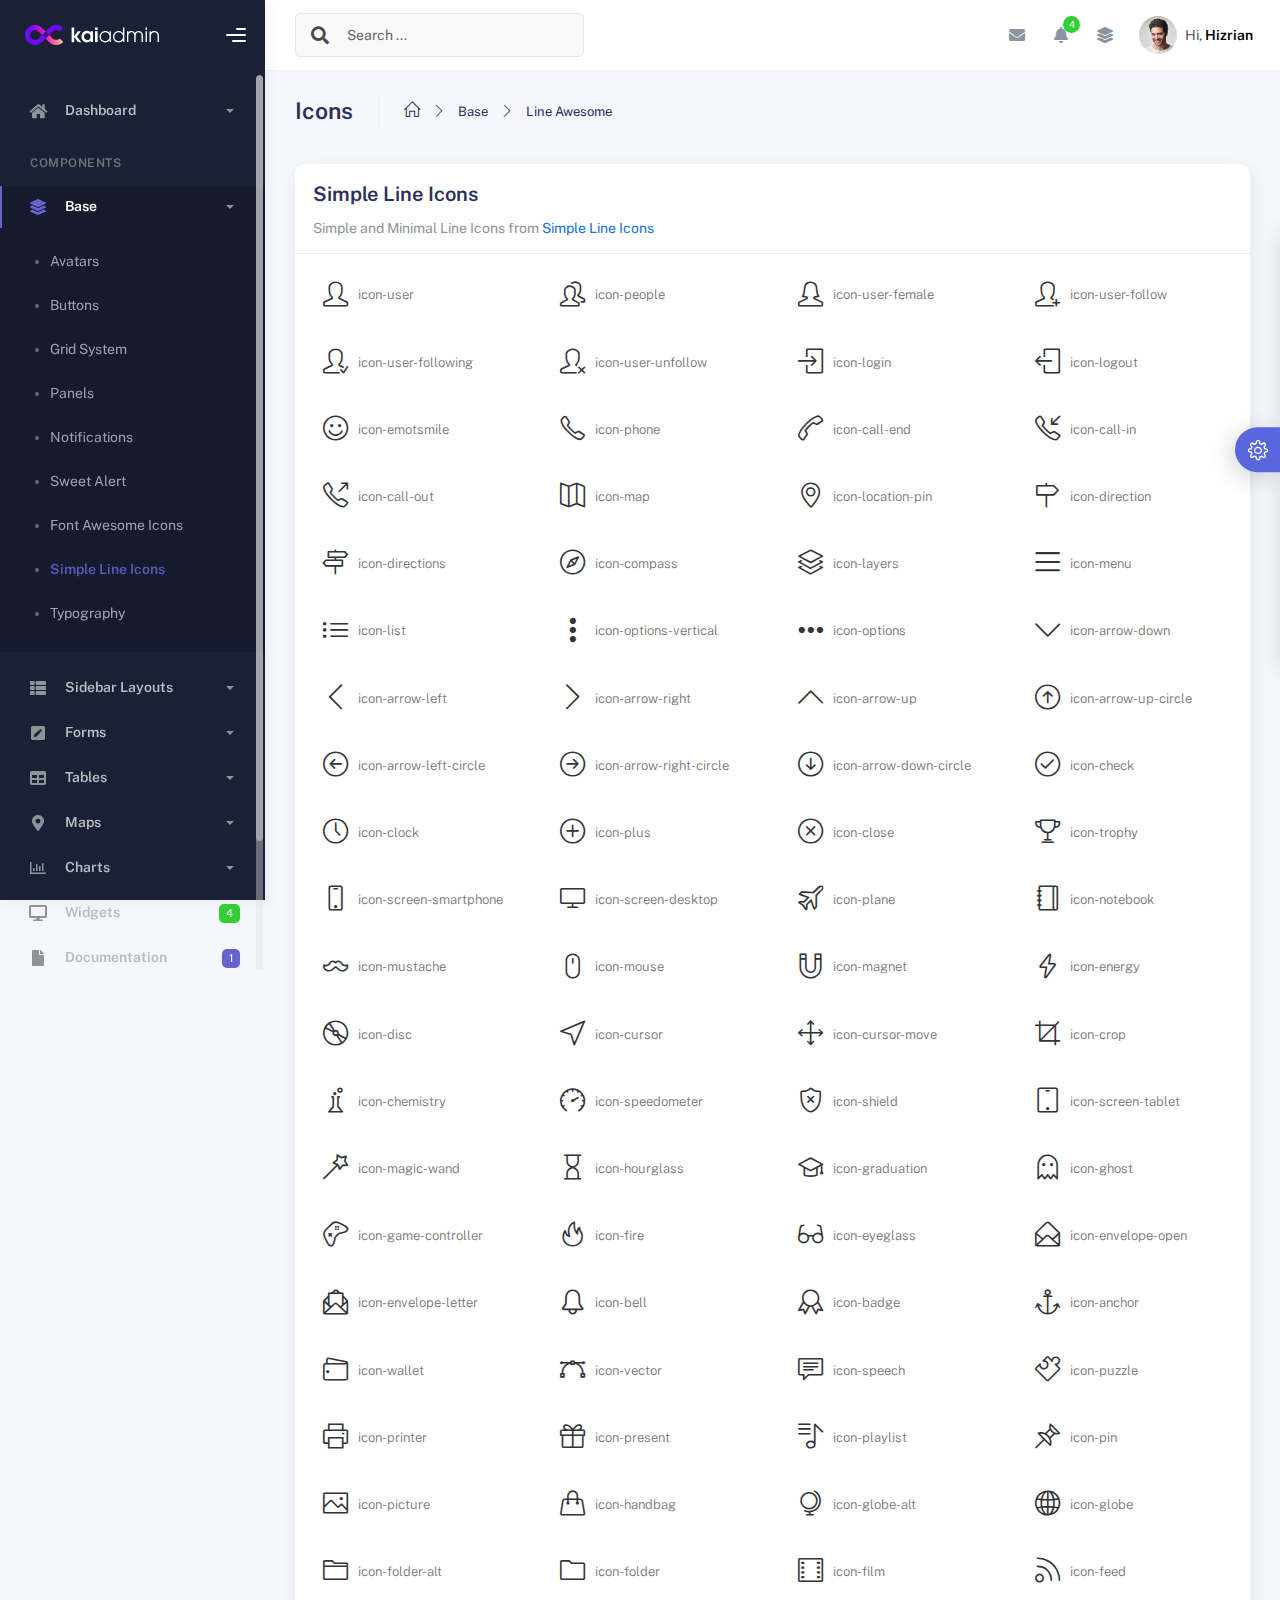
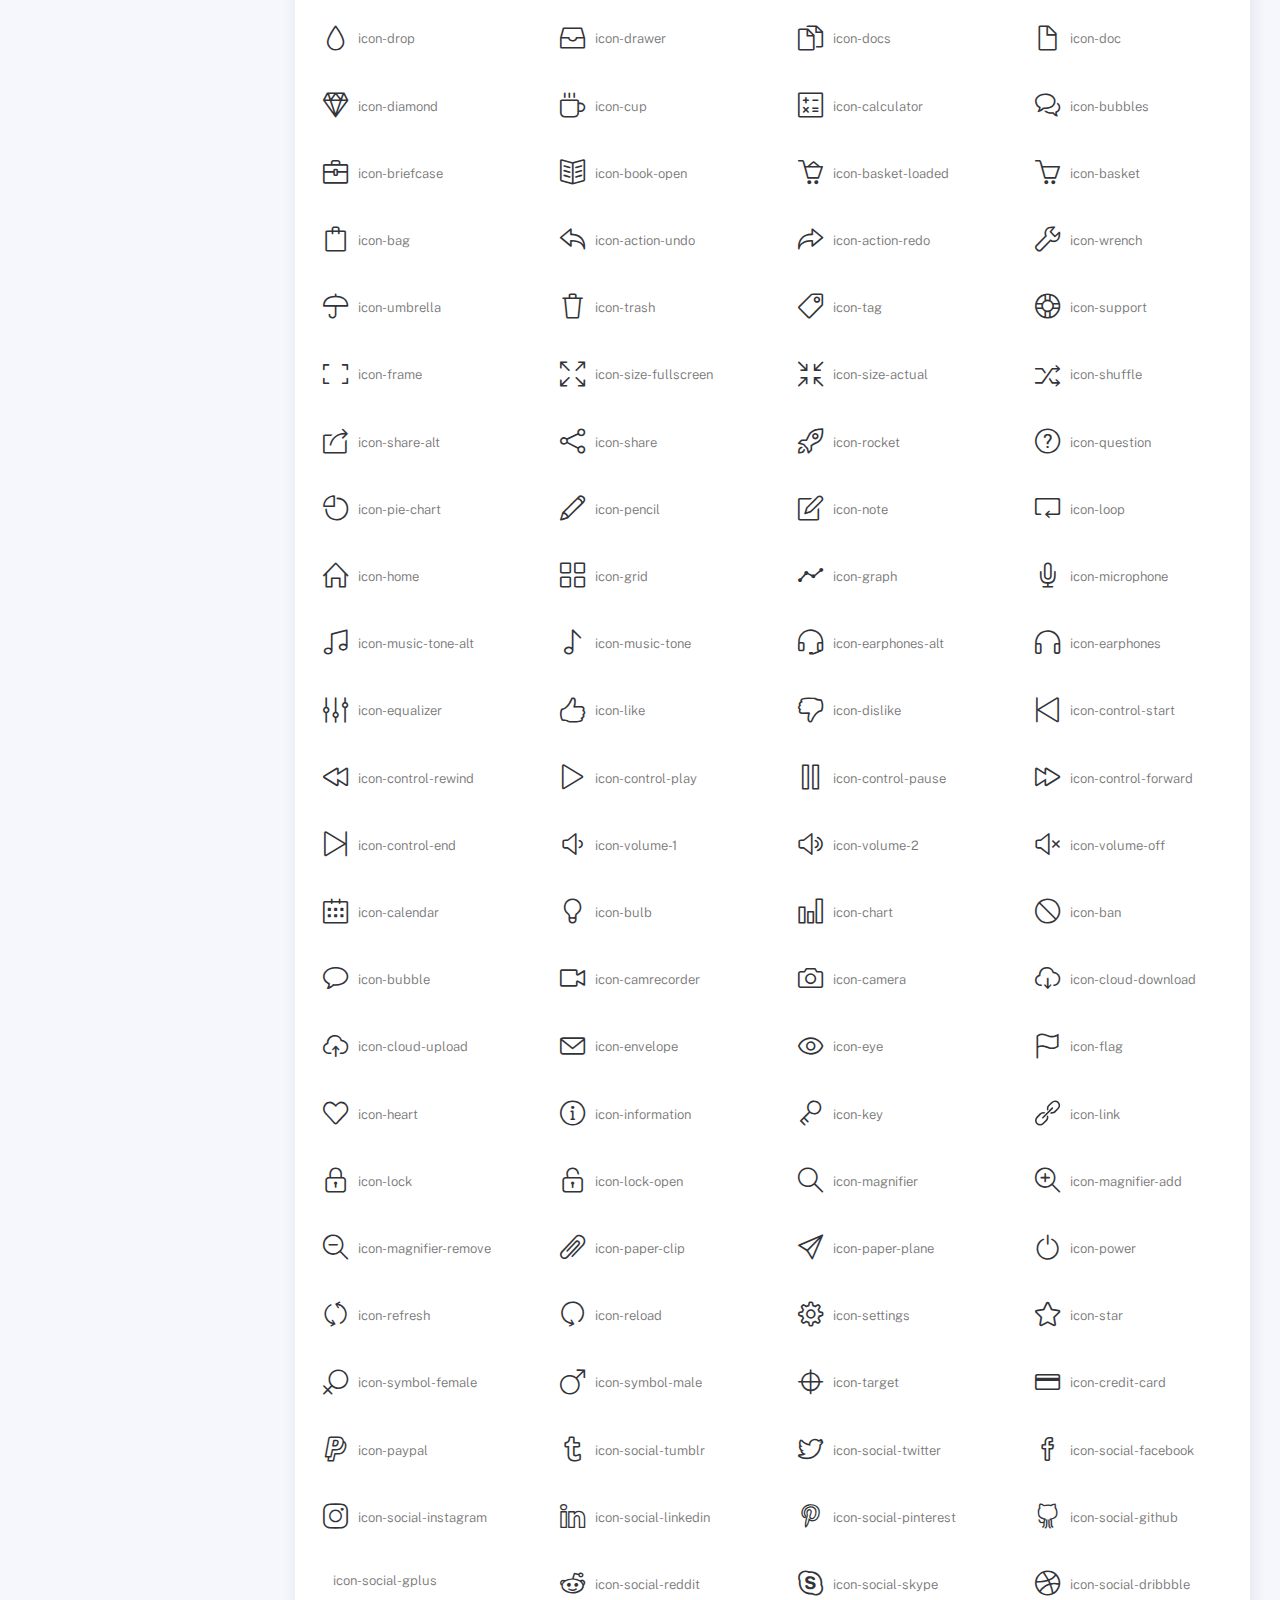
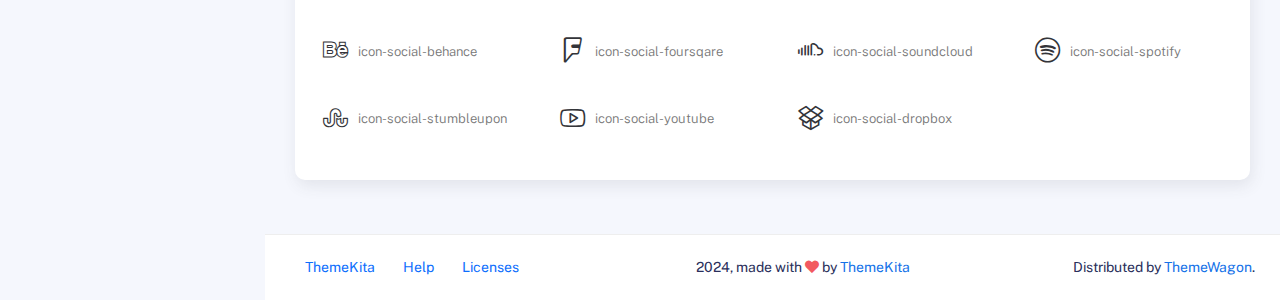
<file: kaiadmin-lite-1.2.0/components/simple-line-icons.html>
<!DOCTYPE html>
<html lang="en">
  <head>
    <meta http-equiv="X-UA-Compatible" content="IE=edge" />
    <title>Simple Line Icons - Kaiadmin Bootstrap 5 Admin Dashboard</title>
    <meta
      content="width=device-width, initial-scale=1.0, shrink-to-fit=no"
      name="viewport"
    />
    <link
      rel="icon"
      href="../assets/img/kaiadmin/favicon.ico"
      type="image/x-icon"
    />

    <!-- Fonts and icons -->
    <script src="../assets/js/plugin/webfont/webfont.min.js"></script>
    <script>
      WebFont.load({
        google: { families: ["Public Sans:300,400,500,600,700"] },
        custom: {
          families: [
            "Font Awesome 5 Solid",
            "Font Awesome 5 Regular",
            "Font Awesome 5 Brands",
            "simple-line-icons",
          ],
          urls: ["../assets/css/fonts.min.css"],
        },
        active: function () {
          sessionStorage.fonts = true;
        },
      });
    </script>

    <!-- CSS Files -->
    <link rel="stylesheet" href="../assets/css/bootstrap.min.css" />
    <link rel="stylesheet" href="../assets/css/plugins.min.css" />
    <link rel="stylesheet" href="../assets/css/kaiadmin.min.css" />

    <!-- CSS Just for demo purpose, don't include it in your project -->
    <link rel="stylesheet" href="../assets/css/demo.css" />
  </head>
  <body>
    <div class="wrapper">
      <!-- Sidebar -->
      <div class="sidebar" data-background-color="dark">
        <div class="sidebar-logo">
          <!-- Logo Header -->
          <div class="logo-header" data-background-color="dark">
            <a href="../index.html" class="logo">
              <img
                src="../assets/img/kaiadmin/logo_light.svg"
                alt="navbar brand"
                class="navbar-brand"
                height="20"
              />
            </a>
            <div class="nav-toggle">
              <button class="btn btn-toggle toggle-sidebar">
                <i class="gg-menu-right"></i>
              </button>
              <button class="btn btn-toggle sidenav-toggler">
                <i class="gg-menu-left"></i>
              </button>
            </div>
            <button class="topbar-toggler more">
              <i class="gg-more-vertical-alt"></i>
            </button>
          </div>
          <!-- End Logo Header -->
        </div>
        <div class="sidebar-wrapper scrollbar scrollbar-inner">
          <div class="sidebar-content">
            <ul class="nav nav-secondary">
              <li class="nav-item">
                <a
                  data-bs-toggle="collapse"
                  href="#dashboard"
                  class="collapsed"
                  aria-expanded="false"
                >
                  <i class="fas fa-home"></i>
                  <p>Dashboard</p>
                  <span class="caret"></span>
                </a>
                <div class="collapse" id="dashboard">
                  <ul class="nav nav-collapse">
                    <li>
                      <a href="../../demo1/index.html">
                        <span class="sub-item">Dashboard 1</span>
                      </a>
                    </li>
                  </ul>
                </div>
              </li>
              <li class="nav-section">
                <span class="sidebar-mini-icon">
                  <i class="fa fa-ellipsis-h"></i>
                </span>
                <h4 class="text-section">Components</h4>
              </li>
              <li class="nav-item active submenu">
                <a data-bs-toggle="collapse" href="#base">
                  <i class="fas fa-layer-group"></i>
                  <p>Base</p>
                  <span class="caret"></span>
                </a>
                <div class="collapse show" id="base">
                  <ul class="nav nav-collapse">
                    <li>
                      <a href="../components/avatars.html">
                        <span class="sub-item">Avatars</span>
                      </a>
                    </li>
                    <li>
                      <a href="../components/buttons.html">
                        <span class="sub-item">Buttons</span>
                      </a>
                    </li>
                    <li>
                      <a href="../components/gridsystem.html">
                        <span class="sub-item">Grid System</span>
                      </a>
                    </li>
                    <li>
                      <a href="../components/panels.html">
                        <span class="sub-item">Panels</span>
                      </a>
                    </li>
                    <li>
                      <a href="../components/notifications.html">
                        <span class="sub-item">Notifications</span>
                      </a>
                    </li>
                    <li>
                      <a href="../components/sweetalert.html">
                        <span class="sub-item">Sweet Alert</span>
                      </a>
                    </li>
                    <li>
                      <a href="../components/font-awesome-icons.html">
                        <span class="sub-item">Font Awesome Icons</span>
                      </a>
                    </li>
                    <li class="active">
                      <a href="../components/simple-line-icons.html">
                        <span class="sub-item">Simple Line Icons</span>
                      </a>
                    </li>
                    <li>
                      <a href="../components/typography.html">
                        <span class="sub-item">Typography</span>
                      </a>
                    </li>
                  </ul>
                </div>
              </li>
              <li class="nav-item">
                <a data-bs-toggle="collapse" href="#sidebarLayouts">
                  <i class="fas fa-th-list"></i>
                  <p>Sidebar Layouts</p>
                  <span class="caret"></span>
                </a>
                <div class="collapse" id="sidebarLayouts">
                  <ul class="nav nav-collapse">
                    <li>
                      <a href="../sidebar-style-2.html">
                        <span class="sub-item">Sidebar Style 2</span>
                      </a>
                    </li>
                    <li>
                      <a href="../icon-menu.html">
                        <span class="sub-item">Icon Menu</span>
                      </a>
                    </li>
                  </ul>
                </div>
              </li>
              <li class="nav-item">
                <a data-bs-toggle="collapse" href="#forms">
                  <i class="fas fa-pen-square"></i>
                  <p>Forms</p>
                  <span class="caret"></span>
                </a>
                <div class="collapse" id="forms">
                  <ul class="nav nav-collapse">
                    <li>
                      <a href="../forms/forms.html">
                        <span class="sub-item">Basic Form</span>
                      </a>
                    </li>
                  </ul>
                </div>
              </li>
              <li class="nav-item">
                <a data-bs-toggle="collapse" href="#tables">
                  <i class="fas fa-table"></i>
                  <p>Tables</p>
                  <span class="caret"></span>
                </a>
                <div class="collapse" id="tables">
                  <ul class="nav nav-collapse">
                    <li>
                      <a href="../tables/tables.html">
                        <span class="sub-item">Basic Table</span>
                      </a>
                    </li>
                    <li>
                      <a href="../tables/datatables.html">
                        <span class="sub-item">Datatables</span>
                      </a>
                    </li>
                  </ul>
                </div>
              </li>
              <li class="nav-item">
                <a data-bs-toggle="collapse" href="#maps">
                  <i class="fas fa-map-marker-alt"></i>
                  <p>Maps</p>
                  <span class="caret"></span>
                </a>
                <div class="collapse" id="maps">
                  <ul class="nav nav-collapse">
                    <li>
                      <a href="../maps/googlemaps.html">
                        <span class="sub-item">Google Maps</span>
                      </a>
                    </li>
                    <li>
                      <a href="../maps/jsvectormap.html">
                        <span class="sub-item">Jsvectormap</span>
                      </a>
                    </li>
                  </ul>
                </div>
              </li>
              <li class="nav-item">
                <a data-bs-toggle="collapse" href="#charts">
                  <i class="far fa-chart-bar"></i>
                  <p>Charts</p>
                  <span class="caret"></span>
                </a>
                <div class="collapse" id="charts">
                  <ul class="nav nav-collapse">
                    <li>
                      <a href="../charts/charts.html">
                        <span class="sub-item">Chart Js</span>
                      </a>
                    </li>
                    <li>
                      <a href="../charts/sparkline.html">
                        <span class="sub-item">Sparkline</span>
                      </a>
                    </li>
                  </ul>
                </div>
              </li>
              <li class="nav-item">
                <a href="../widgets.html">
                  <i class="fas fa-desktop"></i>
                  <p>Widgets</p>
                  <span class="badge badge-success">4</span>
                </a>
              </li>
              <li class="nav-item">
                <a href="../../../documentation/index.html">
                  <i class="fas fa-file"></i>
                  <p>Documentation</p>
                  <span class="badge badge-secondary">1</span>
                </a>
              </li>
              <li class="nav-item">
                <a data-bs-toggle="collapse" href="#submenu">
                  <i class="fas fa-bars"></i>
                  <p>Menu Levels</p>
                  <span class="caret"></span>
                </a>
                <div class="collapse" id="submenu">
                  <ul class="nav nav-collapse">
                    <li>
                      <a data-bs-toggle="collapse" href="#subnav1">
                        <span class="sub-item">Level 1</span>
                        <span class="caret"></span>
                      </a>
                      <div class="collapse" id="subnav1">
                        <ul class="nav nav-collapse subnav">
                          <li>
                            <a href="#">
                              <span class="sub-item">Level 2</span>
                            </a>
                          </li>
                          <li>
                            <a href="#">
                              <span class="sub-item">Level 2</span>
                            </a>
                          </li>
                        </ul>
                      </div>
                    </li>
                    <li>
                      <a data-bs-toggle="collapse" href="#subnav2">
                        <span class="sub-item">Level 1</span>
                        <span class="caret"></span>
                      </a>
                      <div class="collapse" id="subnav2">
                        <ul class="nav nav-collapse subnav">
                          <li>
                            <a href="#">
                              <span class="sub-item">Level 2</span>
                            </a>
                          </li>
                        </ul>
                      </div>
                    </li>
                    <li>
                      <a href="#">
                        <span class="sub-item">Level 1</span>
                      </a>
                    </li>
                  </ul>
                </div>
              </li>
            </ul>
          </div>
        </div>
      </div>
      <!-- End Sidebar -->

      <div class="main-panel">
        <div class="main-header">
          <div class="main-header-logo">
            <!-- Logo Header -->
            <div class="logo-header" data-background-color="dark">
              <a href="../index.html" class="logo">
                <img
                  src="../assets/img/kaiadmin/logo_light.svg"
                  alt="navbar brand"
                  class="navbar-brand"
                  height="20"
                />
              </a>
              <div class="nav-toggle">
                <button class="btn btn-toggle toggle-sidebar">
                  <i class="gg-menu-right"></i>
                </button>
                <button class="btn btn-toggle sidenav-toggler">
                  <i class="gg-menu-left"></i>
                </button>
              </div>
              <button class="topbar-toggler more">
                <i class="gg-more-vertical-alt"></i>
              </button>
            </div>
            <!-- End Logo Header -->
          </div>
          <!-- Navbar Header -->
          <nav
            class="navbar navbar-header navbar-header-transparent navbar-expand-lg border-bottom"
          >
            <div class="container-fluid">
              <nav
                class="navbar navbar-header-left navbar-expand-lg navbar-form nav-search p-0 d-none d-lg-flex"
              >
                <div class="input-group">
                  <div class="input-group-prepend">
                    <button type="submit" class="btn btn-search pe-1">
                      <i class="fa fa-search search-icon"></i>
                    </button>
                  </div>
                  <input
                    type="text"
                    placeholder="Search ..."
                    class="form-control"
                  />
                </div>
              </nav>

              <ul class="navbar-nav topbar-nav ms-md-auto align-items-center">
                <li
                  class="nav-item topbar-icon dropdown hidden-caret d-flex d-lg-none"
                >
                  <a
                    class="nav-link dropdown-toggle"
                    data-bs-toggle="dropdown"
                    href="#"
                    role="button"
                    aria-expanded="false"
                    aria-haspopup="true"
                  >
                    <i class="fa fa-search"></i>
                  </a>
                  <ul class="dropdown-menu dropdown-search animated fadeIn">
                    <form class="navbar-left navbar-form nav-search">
                      <div class="input-group">
                        <input
                          type="text"
                          placeholder="Search ..."
                          class="form-control"
                        />
                      </div>
                    </form>
                  </ul>
                </li>
                <li class="nav-item topbar-icon dropdown hidden-caret">
                  <a
                    class="nav-link dropdown-toggle"
                    href="#"
                    id="messageDropdown"
                    role="button"
                    data-bs-toggle="dropdown"
                    aria-haspopup="true"
                    aria-expanded="false"
                  >
                    <i class="fa fa-envelope"></i>
                  </a>
                  <ul
                    class="dropdown-menu messages-notif-box animated fadeIn"
                    aria-labelledby="messageDropdown"
                  >
                    <li>
                      <div
                        class="dropdown-title d-flex justify-content-between align-items-center"
                      >
                        Messages
                        <a href="#" class="small">Mark all as read</a>
                      </div>
                    </li>
                    <li>
                      <div class="message-notif-scroll scrollbar-outer">
                        <div class="notif-center">
                          <a href="#">
                            <div class="notif-img">
                              <img
                                src="../assets/img/jm_denis.jpg"
                                alt="Img Profile"
                              />
                            </div>
                            <div class="notif-content">
                              <span class="subject">Jimmy Denis</span>
                              <span class="block"> How are you ? </span>
                              <span class="time">5 minutes ago</span>
                            </div>
                          </a>
                          <a href="#">
                            <div class="notif-img">
                              <img
                                src="../assets/img/chadengle.jpg"
                                alt="Img Profile"
                              />
                            </div>
                            <div class="notif-content">
                              <span class="subject">Chad</span>
                              <span class="block"> Ok, Thanks ! </span>
                              <span class="time">12 minutes ago</span>
                            </div>
                          </a>
                          <a href="#">
                            <div class="notif-img">
                              <img
                                src="../assets/img/mlane.jpg"
                                alt="Img Profile"
                              />
                            </div>
                            <div class="notif-content">
                              <span class="subject">Jhon Doe</span>
                              <span class="block">
                                Ready for the meeting today...
                              </span>
                              <span class="time">12 minutes ago</span>
                            </div>
                          </a>
                          <a href="#">
                            <div class="notif-img">
                              <img
                                src="../assets/img/talha.jpg"
                                alt="Img Profile"
                              />
                            </div>
                            <div class="notif-content">
                              <span class="subject">Talha</span>
                              <span class="block"> Hi, Apa Kabar ? </span>
                              <span class="time">17 minutes ago</span>
                            </div>
                          </a>
                        </div>
                      </div>
                    </li>
                    <li>
                      <a class="see-all" href="javascript:void(0);"
                        >See all messages<i class="fa fa-angle-right"></i>
                      </a>
                    </li>
                  </ul>
                </li>
                <li class="nav-item topbar-icon dropdown hidden-caret">
                  <a
                    class="nav-link dropdown-toggle"
                    href="#"
                    id="notifDropdown"
                    role="button"
                    data-bs-toggle="dropdown"
                    aria-haspopup="true"
                    aria-expanded="false"
                  >
                    <i class="fa fa-bell"></i>
                    <span class="notification">4</span>
                  </a>
                  <ul
                    class="dropdown-menu notif-box animated fadeIn"
                    aria-labelledby="notifDropdown"
                  >
                    <li>
                      <div class="dropdown-title">
                        You have 4 new notification
                      </div>
                    </li>
                    <li>
                      <div class="notif-scroll scrollbar-outer">
                        <div class="notif-center">
                          <a href="#">
                            <div class="notif-icon notif-primary">
                              <i class="fa fa-user-plus"></i>
                            </div>
                            <div class="notif-content">
                              <span class="block"> New user registered </span>
                              <span class="time">5 minutes ago</span>
                            </div>
                          </a>
                          <a href="#">
                            <div class="notif-icon notif-success">
                              <i class="fa fa-comment"></i>
                            </div>
                            <div class="notif-content">
                              <span class="block">
                                Rahmad commented on Admin
                              </span>
                              <span class="time">12 minutes ago</span>
                            </div>
                          </a>
                          <a href="#">
                            <div class="notif-img">
                              <img
                                src="../assets/img/profile2.jpg"
                                alt="Img Profile"
                              />
                            </div>
                            <div class="notif-content">
                              <span class="block">
                                Reza send messages to you
                              </span>
                              <span class="time">12 minutes ago</span>
                            </div>
                          </a>
                          <a href="#">
                            <div class="notif-icon notif-danger">
                              <i class="fa fa-heart"></i>
                            </div>
                            <div class="notif-content">
                              <span class="block"> Farrah liked Admin </span>
                              <span class="time">17 minutes ago</span>
                            </div>
                          </a>
                        </div>
                      </div>
                    </li>
                    <li>
                      <a class="see-all" href="javascript:void(0);"
                        >See all notifications<i class="fa fa-angle-right"></i>
                      </a>
                    </li>
                  </ul>
                </li>
                <li class="nav-item topbar-icon dropdown hidden-caret">
                  <a
                    class="nav-link"
                    data-bs-toggle="dropdown"
                    href="#"
                    aria-expanded="false"
                  >
                    <i class="fas fa-layer-group"></i>
                  </a>
                  <div class="dropdown-menu quick-actions animated fadeIn">
                    <div class="quick-actions-header">
                      <span class="title mb-1">Quick Actions</span>
                      <span class="subtitle op-7">Shortcuts</span>
                    </div>
                    <div class="quick-actions-scroll scrollbar-outer">
                      <div class="quick-actions-items">
                        <div class="row m-0">
                          <a class="col-6 col-md-4 p-0" href="#">
                            <div class="quick-actions-item">
                              <div class="avatar-item bg-danger rounded-circle">
                                <i class="far fa-calendar-alt"></i>
                              </div>
                              <span class="text">Calendar</span>
                            </div>
                          </a>
                          <a class="col-6 col-md-4 p-0" href="#">
                            <div class="quick-actions-item">
                              <div
                                class="avatar-item bg-warning rounded-circle"
                              >
                                <i class="fas fa-map"></i>
                              </div>
                              <span class="text">Maps</span>
                            </div>
                          </a>
                          <a class="col-6 col-md-4 p-0" href="#">
                            <div class="quick-actions-item">
                              <div class="avatar-item bg-info rounded-circle">
                                <i class="fas fa-file-excel"></i>
                              </div>
                              <span class="text">Reports</span>
                            </div>
                          </a>
                          <a class="col-6 col-md-4 p-0" href="#">
                            <div class="quick-actions-item">
                              <div
                                class="avatar-item bg-success rounded-circle"
                              >
                                <i class="fas fa-envelope"></i>
                              </div>
                              <span class="text">Emails</span>
                            </div>
                          </a>
                          <a class="col-6 col-md-4 p-0" href="#">
                            <div class="quick-actions-item">
                              <div
                                class="avatar-item bg-primary rounded-circle"
                              >
                                <i class="fas fa-file-invoice-dollar"></i>
                              </div>
                              <span class="text">Invoice</span>
                            </div>
                          </a>
                          <a class="col-6 col-md-4 p-0" href="#">
                            <div class="quick-actions-item">
                              <div
                                class="avatar-item bg-secondary rounded-circle"
                              >
                                <i class="fas fa-credit-card"></i>
                              </div>
                              <span class="text">Payments</span>
                            </div>
                          </a>
                        </div>
                      </div>
                    </div>
                  </div>
                </li>

                <li class="nav-item topbar-user dropdown hidden-caret">
                  <a
                    class="dropdown-toggle profile-pic"
                    data-bs-toggle="dropdown"
                    href="#"
                    aria-expanded="false"
                  >
                    <div class="avatar-sm">
                      <img
                        src="../assets/img/profile.jpg"
                        alt="..."
                        class="avatar-img rounded-circle"
                      />
                    </div>
                    <span class="profile-username">
                      <span class="op-7">Hi,</span>
                      <span class="fw-bold">Hizrian</span>
                    </span>
                  </a>
                  <ul class="dropdown-menu dropdown-user animated fadeIn">
                    <div class="dropdown-user-scroll scrollbar-outer">
                      <li>
                        <div class="user-box">
                          <div class="avatar-lg">
                            <img
                              src="../assets/img/profile.jpg"
                              alt="image profile"
                              class="avatar-img rounded"
                            />
                          </div>
                          <div class="u-text">
                            <h4>Hizrian</h4>
                            <p class="text-muted">hello@example.com</p>
                            <a
                              href="profile.html"
                              class="btn btn-xs btn-secondary btn-sm"
                              >View Profile</a
                            >
                          </div>
                        </div>
                      </li>
                      <li>
                        <div class="dropdown-divider"></div>
                        <a class="dropdown-item" href="#">My Profile</a>
                        <a class="dropdown-item" href="#">My Balance</a>
                        <a class="dropdown-item" href="#">Inbox</a>
                        <div class="dropdown-divider"></div>
                        <a class="dropdown-item" href="#">Account Setting</a>
                        <div class="dropdown-divider"></div>
                        <a class="dropdown-item" href="#">Logout</a>
                      </li>
                    </div>
                  </ul>
                </li>
              </ul>
            </div>
          </nav>
          <!-- End Navbar -->
        </div>

        <div class="container">
          <div class="page-inner">
            <div class="page-header">
              <h3 class="fw-bold mb-3">Icons</h3>
              <ul class="breadcrumbs mb-3">
                <li class="nav-home">
                  <a href="#">
                    <i class="icon-home"></i>
                  </a>
                </li>
                <li class="separator">
                  <i class="icon-arrow-right"></i>
                </li>
                <li class="nav-item">
                  <a href="#">Base</a>
                </li>
                <li class="separator">
                  <i class="icon-arrow-right"></i>
                </li>
                <li class="nav-item">
                  <a href="#">Line Awesome</a>
                </li>
              </ul>
            </div>
            <div class="row">
              <div class="col-md-12">
                <div class="card">
                  <div class="card-header">
                    <div class="card-title">Simple Line Icons</div>
                    <div class="card-category">
                      Simple and Minimal Line Icons from
                      <a
                        class="link"
                        href="https://github.com/thesabbir/simple-line-icons"
                        >Simple Line Icons</a
                      >
                    </div>
                  </div>
                  <div class="card-body">
                    <div id="row-demo-icon" class="row"></div>
                  </div>
                </div>
              </div>
            </div>
          </div>
        </div>

        <footer class="footer">
          <div class="container-fluid d-flex justify-content-between">
            <nav class="pull-left">
              <ul class="nav">
                <li class="nav-item">
                  <a class="nav-link" href="http://www.themekita.com">
                    ThemeKita
                  </a>
                </li>
                <li class="nav-item">
                  <a class="nav-link" href="#"> Help </a>
                </li>
                <li class="nav-item">
                  <a class="nav-link" href="#"> Licenses </a>
                </li>
              </ul>
            </nav>
            <div class="copyright">
              2024, made with <i class="fa fa-heart heart text-danger"></i> by
              <a href="http://www.themekita.com">ThemeKita</a>
            </div>
            <div>
              Distributed by
              <a target="_blank" href="https://themewagon.com/">ThemeWagon</a>.
            </div>
          </div>
        </footer>
      </div>

      <!-- Custom template | don't include it in your project! -->
      <div class="custom-template">
        <div class="title">Settings</div>
        <div class="custom-content">
          <div class="switcher">
            <div class="switch-block">
              <h4>Logo Header</h4>
              <div class="btnSwitch">
                <button
                  type="button"
                  class="selected changeLogoHeaderColor"
                  data-color="dark"
                ></button>
                <button
                  type="button"
                  class="selected changeLogoHeaderColor"
                  data-color="blue"
                ></button>
                <button
                  type="button"
                  class="changeLogoHeaderColor"
                  data-color="purple"
                ></button>
                <button
                  type="button"
                  class="changeLogoHeaderColor"
                  data-color="light-blue"
                ></button>
                <button
                  type="button"
                  class="changeLogoHeaderColor"
                  data-color="green"
                ></button>
                <button
                  type="button"
                  class="changeLogoHeaderColor"
                  data-color="orange"
                ></button>
                <button
                  type="button"
                  class="changeLogoHeaderColor"
                  data-color="red"
                ></button>
                <button
                  type="button"
                  class="changeLogoHeaderColor"
                  data-color="white"
                ></button>
                <br />
                <button
                  type="button"
                  class="changeLogoHeaderColor"
                  data-color="dark2"
                ></button>
                <button
                  type="button"
                  class="changeLogoHeaderColor"
                  data-color="blue2"
                ></button>
                <button
                  type="button"
                  class="changeLogoHeaderColor"
                  data-color="purple2"
                ></button>
                <button
                  type="button"
                  class="changeLogoHeaderColor"
                  data-color="light-blue2"
                ></button>
                <button
                  type="button"
                  class="changeLogoHeaderColor"
                  data-color="green2"
                ></button>
                <button
                  type="button"
                  class="changeLogoHeaderColor"
                  data-color="orange2"
                ></button>
                <button
                  type="button"
                  class="changeLogoHeaderColor"
                  data-color="red2"
                ></button>
              </div>
            </div>
            <div class="switch-block">
              <h4>Navbar Header</h4>
              <div class="btnSwitch">
                <button
                  type="button"
                  class="changeTopBarColor"
                  data-color="dark"
                ></button>
                <button
                  type="button"
                  class="changeTopBarColor"
                  data-color="blue"
                ></button>
                <button
                  type="button"
                  class="changeTopBarColor"
                  data-color="purple"
                ></button>
                <button
                  type="button"
                  class="changeTopBarColor"
                  data-color="light-blue"
                ></button>
                <button
                  type="button"
                  class="changeTopBarColor"
                  data-color="green"
                ></button>
                <button
                  type="button"
                  class="changeTopBarColor"
                  data-color="orange"
                ></button>
                <button
                  type="button"
                  class="changeTopBarColor"
                  data-color="red"
                ></button>
                <button
                  type="button"
                  class="changeTopBarColor"
                  data-color="white"
                ></button>
                <br />
                <button
                  type="button"
                  class="changeTopBarColor"
                  data-color="dark2"
                ></button>
                <button
                  type="button"
                  class="selected changeTopBarColor"
                  data-color="blue2"
                ></button>
                <button
                  type="button"
                  class="changeTopBarColor"
                  data-color="purple2"
                ></button>
                <button
                  type="button"
                  class="changeTopBarColor"
                  data-color="light-blue2"
                ></button>
                <button
                  type="button"
                  class="changeTopBarColor"
                  data-color="green2"
                ></button>
                <button
                  type="button"
                  class="changeTopBarColor"
                  data-color="orange2"
                ></button>
                <button
                  type="button"
                  class="changeTopBarColor"
                  data-color="red2"
                ></button>
              </div>
            </div>
            <div class="switch-block">
              <h4>Sidebar</h4>
              <div class="btnSwitch">
                <button
                  type="button"
                  class="selected changeSideBarColor"
                  data-color="white"
                ></button>
                <button
                  type="button"
                  class="changeSideBarColor"
                  data-color="dark"
                ></button>
                <button
                  type="button"
                  class="changeSideBarColor"
                  data-color="dark2"
                ></button>
              </div>
            </div>
          </div>
        </div>
        <div class="custom-toggle">
          <i class="icon-settings"></i>
        </div>
      </div>
      <!-- End Custom template -->
    </div>
    <!--   Core JS Files   -->
    <script src="../assets/js/core/jquery-3.7.1.min.js"></script>
    <script src="../assets/js/core/popper.min.js"></script>
    <script src="../assets/js/core/bootstrap.min.js"></script>

    <!-- jQuery Scrollbar -->
    <script src="../assets/js/plugin/jquery-scrollbar/jquery.scrollbar.min.js"></script>
    <!-- Kaiadmin JS -->
    <script src="../assets/js/kaiadmin.min.js"></script>
    <!-- Kaiadmin DEMO methods, don't include it in your project! -->
    <script src="../assets/js/setting-demo2.js"></script>
    <script>
      var iconClass = [
        "icon-user",
        "icon-people",
        "icon-user-female",
        "icon-user-follow",
        "icon-user-following",
        "icon-user-unfollow",
        "icon-login",
        "icon-logout",
        "icon-emotsmile",
        "icon-phone",
        "icon-call-end",
        "icon-call-in",
        "icon-call-out",
        "icon-map",
        "icon-location-pin",
        "icon-direction",
        "icon-directions",
        "icon-compass",
        "icon-layers",
        "icon-menu",
        "icon-list",
        "icon-options-vertical",
        "icon-options",
        "icon-arrow-down",
        "icon-arrow-left",
        "icon-arrow-right",
        "icon-arrow-up",
        "icon-arrow-up-circle",
        "icon-arrow-left-circle",
        "icon-arrow-right-circle",
        "icon-arrow-down-circle",
        "icon-check",
        "icon-clock",
        "icon-plus",
        "icon-close",
        "icon-trophy",
        "icon-screen-smartphone",
        "icon-screen-desktop",
        "icon-plane",
        "icon-notebook",
        "icon-mustache",
        "icon-mouse",
        "icon-magnet",
        "icon-energy",
        "icon-disc",
        "icon-cursor",
        "icon-cursor-move",
        "icon-crop",
        "icon-chemistry",
        "icon-speedometer",
        "icon-shield",
        "icon-screen-tablet",
        "icon-magic-wand",
        "icon-hourglass",
        "icon-graduation",
        "icon-ghost",
        "icon-game-controller",
        "icon-fire",
        "icon-eyeglass",
        "icon-envelope-open",
        "icon-envelope-letter",
        "icon-bell",
        "icon-badge",
        "icon-anchor",
        "icon-wallet",
        "icon-vector",
        "icon-speech",
        "icon-puzzle",
        "icon-printer",
        "icon-present",
        "icon-playlist",
        "icon-pin",
        "icon-picture",
        "icon-handbag",
        "icon-globe-alt",
        "icon-globe",
        "icon-folder-alt",
        "icon-folder",
        "icon-film",
        "icon-feed",
        "icon-drop",
        "icon-drawer",
        "icon-docs",
        "icon-doc",
        "icon-diamond",
        "icon-cup",
        "icon-calculator",
        "icon-bubbles",
        "icon-briefcase",
        "icon-book-open",
        "icon-basket-loaded",
        "icon-basket",
        "icon-bag",
        "icon-action-undo",
        "icon-action-redo",
        "icon-wrench",
        "icon-umbrella",
        "icon-trash",
        "icon-tag",
        "icon-support",
        "icon-frame",
        "icon-size-fullscreen",
        "icon-size-actual",
        "icon-shuffle",
        "icon-share-alt",
        "icon-share",
        "icon-rocket",
        "icon-question",
        "icon-pie-chart",
        "icon-pencil",
        "icon-note",
        "icon-loop",
        "icon-home",
        "icon-grid",
        "icon-graph",
        "icon-microphone",
        "icon-music-tone-alt",
        "icon-music-tone",
        "icon-earphones-alt",
        "icon-earphones",
        "icon-equalizer",
        "icon-like",
        "icon-dislike",
        "icon-control-start",
        "icon-control-rewind",
        "icon-control-play",
        "icon-control-pause",
        "icon-control-forward",
        "icon-control-end",
        "icon-volume-1",
        "icon-volume-2",
        "icon-volume-off",
        "icon-calendar",
        "icon-bulb",
        "icon-chart",
        "icon-ban",
        "icon-bubble",
        "icon-camrecorder",
        "icon-camera",
        "icon-cloud-download",
        "icon-cloud-upload",
        "icon-envelope",
        "icon-eye",
        "icon-flag",
        "icon-heart",
        "icon-information",
        "icon-key",
        "icon-link",
        "icon-lock",
        "icon-lock-open",
        "icon-magnifier",
        "icon-magnifier-add",
        "icon-magnifier-remove",
        "icon-paper-clip",
        "icon-paper-plane",
        "icon-power",
        "icon-refresh",
        "icon-reload",
        "icon-settings",
        "icon-star",
        "icon-symbol-female",
        "icon-symbol-male",
        "icon-target",
        "icon-credit-card",
        "icon-paypal",
        "icon-social-tumblr",
        "icon-social-twitter",
        "icon-social-facebook",
        "icon-social-instagram",
        "icon-social-linkedin",
        "icon-social-pinterest",
        "icon-social-github",
        "icon-social-gplus",
        "icon-social-reddit",
        "icon-social-skype",
        "icon-social-dribbble",
        "icon-social-behance",
        "icon-social-foursqare",
        "icon-social-soundcloud",
        "icon-social-spotify",
        "icon-social-stumbleupon",
        "icon-social-youtube",
        "icon-social-dropbox",
      ];
      var rowDemoIcon = "#row-demo-icon";
      for (i = 0; i < iconClass.length; i++) {
        $(rowDemoIcon).append(
          '<div class="col-md-3"> <div class="demo-icon"> <div class="icon-preview"><i class="' +
            iconClass[i] +
            '"></i></div> <div class="icon-class">' +
            iconClass[i] +
            "</div> </div> </div>"
        );
      }
    </script>
  </body>
</html>
</file>
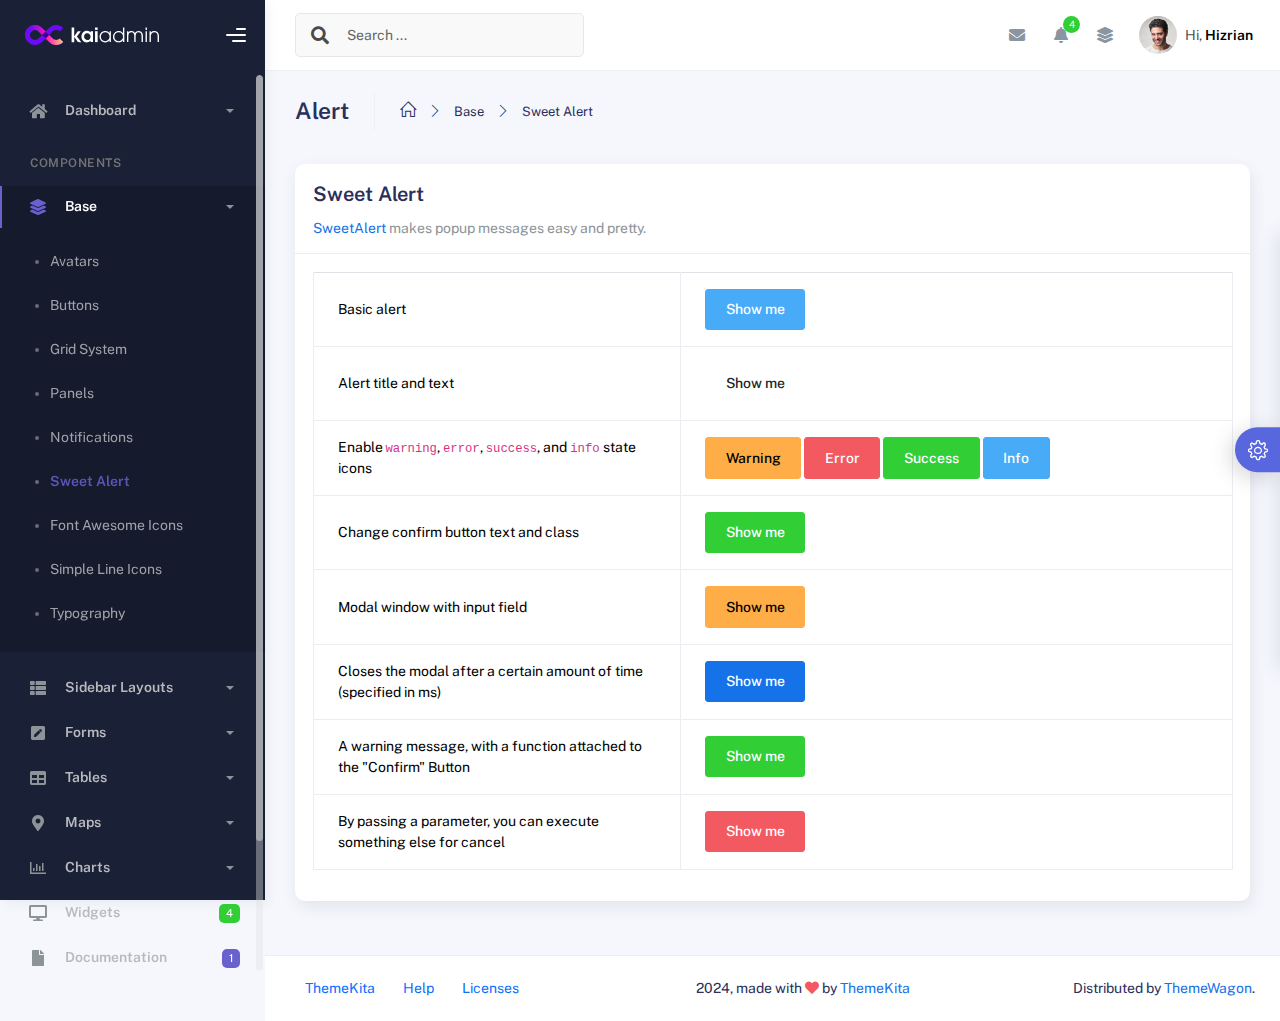
<file: kaiadmin-lite-1.2.0/components/sweetalert.html>
<!DOCTYPE html>
<html lang="en">
  <head>
    <meta http-equiv="X-UA-Compatible" content="IE=edge" />
    <title>Sweet Alert - Kaiadmin Bootstrap 5 Admin Dashboard</title>
    <meta
      content="width=device-width, initial-scale=1.0, shrink-to-fit=no"
      name="viewport"
    />
    <link
      rel="icon"
      href="../assets/img/kaiadmin/favicon.ico"
      type="image/x-icon"
    />

    <!-- Fonts and icons -->
    <script src="../assets/js/plugin/webfont/webfont.min.js"></script>
    <script>
      WebFont.load({
        google: { families: ["Public Sans:300,400,500,600,700"] },
        custom: {
          families: [
            "Font Awesome 5 Solid",
            "Font Awesome 5 Regular",
            "Font Awesome 5 Brands",
            "simple-line-icons",
          ],
          urls: ["../assets/css/fonts.min.css"],
        },
        active: function () {
          sessionStorage.fonts = true;
        },
      });
    </script>

    <!-- CSS Files -->
    <link rel="stylesheet" href="../assets/css/bootstrap.min.css" />
    <link rel="stylesheet" href="../assets/css/plugins.min.css" />
    <link rel="stylesheet" href="../assets/css/kaiadmin.min.css" />

    <!-- CSS Just for demo purpose, don't include it in your project -->
    <link rel="stylesheet" href="../assets/css/demo.css" />
  </head>
  <body>
    <div class="wrapper">
      <!-- Sidebar -->
      <div class="sidebar" data-background-color="dark">
        <div class="sidebar-logo">
          <!-- Logo Header -->
          <div class="logo-header" data-background-color="dark">
            <a href="../index.html" class="logo">
              <img
                src="../assets/img/kaiadmin/logo_light.svg"
                alt="navbar brand"
                class="navbar-brand"
                height="20"
              />
            </a>
            <div class="nav-toggle">
              <button class="btn btn-toggle toggle-sidebar">
                <i class="gg-menu-right"></i>
              </button>
              <button class="btn btn-toggle sidenav-toggler">
                <i class="gg-menu-left"></i>
              </button>
            </div>
            <button class="topbar-toggler more">
              <i class="gg-more-vertical-alt"></i>
            </button>
          </div>
          <!-- End Logo Header -->
        </div>
        <div class="sidebar-wrapper scrollbar scrollbar-inner">
          <div class="sidebar-content">
            <ul class="nav nav-secondary">
              <li class="nav-item">
                <a
                  data-bs-toggle="collapse"
                  href="#dashboard"
                  class="collapsed"
                  aria-expanded="false"
                >
                  <i class="fas fa-home"></i>
                  <p>Dashboard</p>
                  <span class="caret"></span>
                </a>
                <div class="collapse" id="dashboard">
                  <ul class="nav nav-collapse">
                    <li>
                      <a href="../../demo1/index.html">
                        <span class="sub-item">Dashboard 1</span>
                      </a>
                    </li>
                  </ul>
                </div>
              </li>
              <li class="nav-section">
                <span class="sidebar-mini-icon">
                  <i class="fa fa-ellipsis-h"></i>
                </span>
                <h4 class="text-section">Components</h4>
              </li>
              <li class="nav-item active submenu">
                <a data-bs-toggle="collapse" href="#base">
                  <i class="fas fa-layer-group"></i>
                  <p>Base</p>
                  <span class="caret"></span>
                </a>
                <div class="collapse show" id="base">
                  <ul class="nav nav-collapse">
                    <li>
                      <a href="../components/avatars.html">
                        <span class="sub-item">Avatars</span>
                      </a>
                    </li>
                    <li>
                      <a href="../components/buttons.html">
                        <span class="sub-item">Buttons</span>
                      </a>
                    </li>
                    <li>
                      <a href="../components/gridsystem.html">
                        <span class="sub-item">Grid System</span>
                      </a>
                    </li>
                    <li>
                      <a href="../components/panels.html">
                        <span class="sub-item">Panels</span>
                      </a>
                    </li>
                    <li>
                      <a href="../components/notifications.html">
                        <span class="sub-item">Notifications</span>
                      </a>
                    </li>
                    <li class="active">
                      <a href="../components/sweetalert.html">
                        <span class="sub-item">Sweet Alert</span>
                      </a>
                    </li>
                    <li>
                      <a href="../components/font-awesome-icons.html">
                        <span class="sub-item">Font Awesome Icons</span>
                      </a>
                    </li>
                    <li>
                      <a href="../components/simple-line-icons.html">
                        <span class="sub-item">Simple Line Icons</span>
                      </a>
                    </li>
                    <li>
                      <a href="../components/typography.html">
                        <span class="sub-item">Typography</span>
                      </a>
                    </li>
                  </ul>
                </div>
              </li>
              <li class="nav-item">
                <a data-bs-toggle="collapse" href="#sidebarLayouts">
                  <i class="fas fa-th-list"></i>
                  <p>Sidebar Layouts</p>
                  <span class="caret"></span>
                </a>
                <div class="collapse" id="sidebarLayouts">
                  <ul class="nav nav-collapse">
                    <li>
                      <a href="../sidebar-style-2.html">
                        <span class="sub-item">Sidebar Style 2</span>
                      </a>
                    </li>
                    <li>
                      <a href="../icon-menu.html">
                        <span class="sub-item">Icon Menu</span>
                      </a>
                    </li>
                  </ul>
                </div>
              </li>
              <li class="nav-item">
                <a data-bs-toggle="collapse" href="#forms">
                  <i class="fas fa-pen-square"></i>
                  <p>Forms</p>
                  <span class="caret"></span>
                </a>
                <div class="collapse" id="forms">
                  <ul class="nav nav-collapse">
                    <li>
                      <a href="../forms/forms.html">
                        <span class="sub-item">Basic Form</span>
                      </a>
                    </li>
                  </ul>
                </div>
              </li>
              <li class="nav-item">
                <a data-bs-toggle="collapse" href="#tables">
                  <i class="fas fa-table"></i>
                  <p>Tables</p>
                  <span class="caret"></span>
                </a>
                <div class="collapse" id="tables">
                  <ul class="nav nav-collapse">
                    <li>
                      <a href="../tables/tables.html">
                        <span class="sub-item">Basic Table</span>
                      </a>
                    </li>
                    <li>
                      <a href="../tables/datatables.html">
                        <span class="sub-item">Datatables</span>
                      </a>
                    </li>
                  </ul>
                </div>
              </li>
              <li class="nav-item">
                <a data-bs-toggle="collapse" href="#maps">
                  <i class="fas fa-map-marker-alt"></i>
                  <p>Maps</p>
                  <span class="caret"></span>
                </a>
                <div class="collapse" id="maps">
                  <ul class="nav nav-collapse">
                    <li>
                      <a href="../maps/googlemaps.html">
                        <span class="sub-item">Google Maps</span>
                      </a>
                    </li>
                    <li>
                      <a href="../maps/jsvectormap.html">
                        <span class="sub-item">Jsvectormap</span>
                      </a>
                    </li>
                  </ul>
                </div>
              </li>
              <li class="nav-item">
                <a data-bs-toggle="collapse" href="#charts">
                  <i class="far fa-chart-bar"></i>
                  <p>Charts</p>
                  <span class="caret"></span>
                </a>
                <div class="collapse" id="charts">
                  <ul class="nav nav-collapse">
                    <li>
                      <a href="../charts/charts.html">
                        <span class="sub-item">Chart Js</span>
                      </a>
                    </li>
                    <li>
                      <a href="../charts/sparkline.html">
                        <span class="sub-item">Sparkline</span>
                      </a>
                    </li>
                  </ul>
                </div>
              </li>
              <li class="nav-item">
                <a href="../widgets.html">
                  <i class="fas fa-desktop"></i>
                  <p>Widgets</p>
                  <span class="badge badge-success">4</span>
                </a>
              </li>
              <li class="nav-item">
                <a href="../../../documentation/index.html">
                  <i class="fas fa-file"></i>
                  <p>Documentation</p>
                  <span class="badge badge-secondary">1</span>
                </a>
              </li>
              <li class="nav-item">
                <a data-bs-toggle="collapse" href="#submenu">
                  <i class="fas fa-bars"></i>
                  <p>Menu Levels</p>
                  <span class="caret"></span>
                </a>
                <div class="collapse" id="submenu">
                  <ul class="nav nav-collapse">
                    <li>
                      <a data-bs-toggle="collapse" href="#subnav1">
                        <span class="sub-item">Level 1</span>
                        <span class="caret"></span>
                      </a>
                      <div class="collapse" id="subnav1">
                        <ul class="nav nav-collapse subnav">
                          <li>
                            <a href="#">
                              <span class="sub-item">Level 2</span>
                            </a>
                          </li>
                          <li>
                            <a href="#">
                              <span class="sub-item">Level 2</span>
                            </a>
                          </li>
                        </ul>
                      </div>
                    </li>
                    <li>
                      <a data-bs-toggle="collapse" href="#subnav2">
                        <span class="sub-item">Level 1</span>
                        <span class="caret"></span>
                      </a>
                      <div class="collapse" id="subnav2">
                        <ul class="nav nav-collapse subnav">
                          <li>
                            <a href="#">
                              <span class="sub-item">Level 2</span>
                            </a>
                          </li>
                        </ul>
                      </div>
                    </li>
                    <li>
                      <a href="#">
                        <span class="sub-item">Level 1</span>
                      </a>
                    </li>
                  </ul>
                </div>
              </li>
            </ul>
          </div>
        </div>
      </div>
      <!-- End Sidebar -->

      <div class="main-panel">
        <div class="main-header">
          <div class="main-header-logo">
            <!-- Logo Header -->
            <div class="logo-header" data-background-color="dark">
              <a href="../index.html" class="logo">
                <img
                  src="../assets/img/kaiadmin/logo_light.svg"
                  alt="navbar brand"
                  class="navbar-brand"
                  height="20"
                />
              </a>
              <div class="nav-toggle">
                <button class="btn btn-toggle toggle-sidebar">
                  <i class="gg-menu-right"></i>
                </button>
                <button class="btn btn-toggle sidenav-toggler">
                  <i class="gg-menu-left"></i>
                </button>
              </div>
              <button class="topbar-toggler more">
                <i class="gg-more-vertical-alt"></i>
              </button>
            </div>
            <!-- End Logo Header -->
          </div>
          <!-- Navbar Header -->
          <nav
            class="navbar navbar-header navbar-header-transparent navbar-expand-lg border-bottom"
          >
            <div class="container-fluid">
              <nav
                class="navbar navbar-header-left navbar-expand-lg navbar-form nav-search p-0 d-none d-lg-flex"
              >
                <div class="input-group">
                  <div class="input-group-prepend">
                    <button type="submit" class="btn btn-search pe-1">
                      <i class="fa fa-search search-icon"></i>
                    </button>
                  </div>
                  <input
                    type="text"
                    placeholder="Search ..."
                    class="form-control"
                  />
                </div>
              </nav>

              <ul class="navbar-nav topbar-nav ms-md-auto align-items-center">
                <li
                  class="nav-item topbar-icon dropdown hidden-caret d-flex d-lg-none"
                >
                  <a
                    class="nav-link dropdown-toggle"
                    data-bs-toggle="dropdown"
                    href="#"
                    role="button"
                    aria-expanded="false"
                    aria-haspopup="true"
                  >
                    <i class="fa fa-search"></i>
                  </a>
                  <ul class="dropdown-menu dropdown-search animated fadeIn">
                    <form class="navbar-left navbar-form nav-search">
                      <div class="input-group">
                        <input
                          type="text"
                          placeholder="Search ..."
                          class="form-control"
                        />
                      </div>
                    </form>
                  </ul>
                </li>
                <li class="nav-item topbar-icon dropdown hidden-caret">
                  <a
                    class="nav-link dropdown-toggle"
                    href="#"
                    id="messageDropdown"
                    role="button"
                    data-bs-toggle="dropdown"
                    aria-haspopup="true"
                    aria-expanded="false"
                  >
                    <i class="fa fa-envelope"></i>
                  </a>
                  <ul
                    class="dropdown-menu messages-notif-box animated fadeIn"
                    aria-labelledby="messageDropdown"
                  >
                    <li>
                      <div
                        class="dropdown-title d-flex justify-content-between align-items-center"
                      >
                        Messages
                        <a href="#" class="small">Mark all as read</a>
                      </div>
                    </li>
                    <li>
                      <div class="message-notif-scroll scrollbar-outer">
                        <div class="notif-center">
                          <a href="#">
                            <div class="notif-img">
                              <img
                                src="../assets/img/jm_denis.jpg"
                                alt="Img Profile"
                              />
                            </div>
                            <div class="notif-content">
                              <span class="subject">Jimmy Denis</span>
                              <span class="block"> How are you ? </span>
                              <span class="time">5 minutes ago</span>
                            </div>
                          </a>
                          <a href="#">
                            <div class="notif-img">
                              <img
                                src="../assets/img/chadengle.jpg"
                                alt="Img Profile"
                              />
                            </div>
                            <div class="notif-content">
                              <span class="subject">Chad</span>
                              <span class="block"> Ok, Thanks ! </span>
                              <span class="time">12 minutes ago</span>
                            </div>
                          </a>
                          <a href="#">
                            <div class="notif-img">
                              <img
                                src="../assets/img/mlane.jpg"
                                alt="Img Profile"
                              />
                            </div>
                            <div class="notif-content">
                              <span class="subject">Jhon Doe</span>
                              <span class="block">
                                Ready for the meeting today...
                              </span>
                              <span class="time">12 minutes ago</span>
                            </div>
                          </a>
                          <a href="#">
                            <div class="notif-img">
                              <img
                                src="../assets/img/talha.jpg"
                                alt="Img Profile"
                              />
                            </div>
                            <div class="notif-content">
                              <span class="subject">Talha</span>
                              <span class="block"> Hi, Apa Kabar ? </span>
                              <span class="time">17 minutes ago</span>
                            </div>
                          </a>
                        </div>
                      </div>
                    </li>
                    <li>
                      <a class="see-all" href="javascript:void(0);"
                        >See all messages<i class="fa fa-angle-right"></i>
                      </a>
                    </li>
                  </ul>
                </li>
                <li class="nav-item topbar-icon dropdown hidden-caret">
                  <a
                    class="nav-link dropdown-toggle"
                    href="#"
                    id="notifDropdown"
                    role="button"
                    data-bs-toggle="dropdown"
                    aria-haspopup="true"
                    aria-expanded="false"
                  >
                    <i class="fa fa-bell"></i>
                    <span class="notification">4</span>
                  </a>
                  <ul
                    class="dropdown-menu notif-box animated fadeIn"
                    aria-labelledby="notifDropdown"
                  >
                    <li>
                      <div class="dropdown-title">
                        You have 4 new notification
                      </div>
                    </li>
                    <li>
                      <div class="notif-scroll scrollbar-outer">
                        <div class="notif-center">
                          <a href="#">
                            <div class="notif-icon notif-primary">
                              <i class="fa fa-user-plus"></i>
                            </div>
                            <div class="notif-content">
                              <span class="block"> New user registered </span>
                              <span class="time">5 minutes ago</span>
                            </div>
                          </a>
                          <a href="#">
                            <div class="notif-icon notif-success">
                              <i class="fa fa-comment"></i>
                            </div>
                            <div class="notif-content">
                              <span class="block">
                                Rahmad commented on Admin
                              </span>
                              <span class="time">12 minutes ago</span>
                            </div>
                          </a>
                          <a href="#">
                            <div class="notif-img">
                              <img
                                src="../assets/img/profile2.jpg"
                                alt="Img Profile"
                              />
                            </div>
                            <div class="notif-content">
                              <span class="block">
                                Reza send messages to you
                              </span>
                              <span class="time">12 minutes ago</span>
                            </div>
                          </a>
                          <a href="#">
                            <div class="notif-icon notif-danger">
                              <i class="fa fa-heart"></i>
                            </div>
                            <div class="notif-content">
                              <span class="block"> Farrah liked Admin </span>
                              <span class="time">17 minutes ago</span>
                            </div>
                          </a>
                        </div>
                      </div>
                    </li>
                    <li>
                      <a class="see-all" href="javascript:void(0);"
                        >See all notifications<i class="fa fa-angle-right"></i>
                      </a>
                    </li>
                  </ul>
                </li>
                <li class="nav-item topbar-icon dropdown hidden-caret">
                  <a
                    class="nav-link"
                    data-bs-toggle="dropdown"
                    href="#"
                    aria-expanded="false"
                  >
                    <i class="fas fa-layer-group"></i>
                  </a>
                  <div class="dropdown-menu quick-actions animated fadeIn">
                    <div class="quick-actions-header">
                      <span class="title mb-1">Quick Actions</span>
                      <span class="subtitle op-7">Shortcuts</span>
                    </div>
                    <div class="quick-actions-scroll scrollbar-outer">
                      <div class="quick-actions-items">
                        <div class="row m-0">
                          <a class="col-6 col-md-4 p-0" href="#">
                            <div class="quick-actions-item">
                              <div class="avatar-item bg-danger rounded-circle">
                                <i class="far fa-calendar-alt"></i>
                              </div>
                              <span class="text">Calendar</span>
                            </div>
                          </a>
                          <a class="col-6 col-md-4 p-0" href="#">
                            <div class="quick-actions-item">
                              <div
                                class="avatar-item bg-warning rounded-circle"
                              >
                                <i class="fas fa-map"></i>
                              </div>
                              <span class="text">Maps</span>
                            </div>
                          </a>
                          <a class="col-6 col-md-4 p-0" href="#">
                            <div class="quick-actions-item">
                              <div class="avatar-item bg-info rounded-circle">
                                <i class="fas fa-file-excel"></i>
                              </div>
                              <span class="text">Reports</span>
                            </div>
                          </a>
                          <a class="col-6 col-md-4 p-0" href="#">
                            <div class="quick-actions-item">
                              <div
                                class="avatar-item bg-success rounded-circle"
                              >
                                <i class="fas fa-envelope"></i>
                              </div>
                              <span class="text">Emails</span>
                            </div>
                          </a>
                          <a class="col-6 col-md-4 p-0" href="#">
                            <div class="quick-actions-item">
                              <div
                                class="avatar-item bg-primary rounded-circle"
                              >
                                <i class="fas fa-file-invoice-dollar"></i>
                              </div>
                              <span class="text">Invoice</span>
                            </div>
                          </a>
                          <a class="col-6 col-md-4 p-0" href="#">
                            <div class="quick-actions-item">
                              <div
                                class="avatar-item bg-secondary rounded-circle"
                              >
                                <i class="fas fa-credit-card"></i>
                              </div>
                              <span class="text">Payments</span>
                            </div>
                          </a>
                        </div>
                      </div>
                    </div>
                  </div>
                </li>

                <li class="nav-item topbar-user dropdown hidden-caret">
                  <a
                    class="dropdown-toggle profile-pic"
                    data-bs-toggle="dropdown"
                    href="#"
                    aria-expanded="false"
                  >
                    <div class="avatar-sm">
                      <img
                        src="../assets/img/profile.jpg"
                        alt="..."
                        class="avatar-img rounded-circle"
                      />
                    </div>
                    <span class="profile-username">
                      <span class="op-7">Hi,</span>
                      <span class="fw-bold">Hizrian</span>
                    </span>
                  </a>
                  <ul class="dropdown-menu dropdown-user animated fadeIn">
                    <div class="dropdown-user-scroll scrollbar-outer">
                      <li>
                        <div class="user-box">
                          <div class="avatar-lg">
                            <img
                              src="../assets/img/profile.jpg"
                              alt="image profile"
                              class="avatar-img rounded"
                            />
                          </div>
                          <div class="u-text">
                            <h4>Hizrian</h4>
                            <p class="text-muted">hello@example.com</p>
                            <a
                              href="profile.html"
                              class="btn btn-xs btn-secondary btn-sm"
                              >View Profile</a
                            >
                          </div>
                        </div>
                      </li>
                      <li>
                        <div class="dropdown-divider"></div>
                        <a class="dropdown-item" href="#">My Profile</a>
                        <a class="dropdown-item" href="#">My Balance</a>
                        <a class="dropdown-item" href="#">Inbox</a>
                        <div class="dropdown-divider"></div>
                        <a class="dropdown-item" href="#">Account Setting</a>
                        <div class="dropdown-divider"></div>
                        <a class="dropdown-item" href="#">Logout</a>
                      </li>
                    </div>
                  </ul>
                </li>
              </ul>
            </div>
          </nav>
          <!-- End Navbar -->
        </div>

        <div class="container">
          <div class="page-inner">
            <div class="page-header">
              <h3 class="fw-bold mb-3">Alert</h3>
              <ul class="breadcrumbs mb-3">
                <li class="nav-home">
                  <a href="#">
                    <i class="icon-home"></i>
                  </a>
                </li>
                <li class="separator">
                  <i class="icon-arrow-right"></i>
                </li>
                <li class="nav-item">
                  <a href="#">Base</a>
                </li>
                <li class="separator">
                  <i class="icon-arrow-right"></i>
                </li>
                <li class="nav-item">
                  <a href="#">Sweet Alert</a>
                </li>
              </ul>
            </div>
            <div class="row">
              <div class="col-md-12">
                <div class="card">
                  <div class="card-header">
                    <div class="card-title">Sweet Alert</div>
                    <div class="card-category">
                      <a href="https://sweetalert.js.org/">SweetAlert</a> makes
                      popup messages easy and pretty.
                    </div>
                  </div>
                  <div class="card-body">
                    <table class="table table-bordered">
                      <tbody>
                        <tr>
                          <td style="width: 40%; vertical-align: middle">
                            Basic alert
                          </td>
                          <td>
                            <button
                              type="button"
                              class="btn btn-info"
                              id="alert_demo_1"
                            >
                              Show me
                            </button>
                          </td>
                        </tr>
                        <tr>
                          <td style="width: 40%; vertical-align: middle">
                            Alert title and text
                          </td>
                          <td>
                            <button
                              type="button"
                              class="btn btn-focus"
                              id="alert_demo_2"
                            >
                              Show me
                            </button>
                          </td>
                        </tr>
                        <tr>
                          <td style="width: 40%; vertical-align: middle">
                            Enable <code>warning</code>, <code>error</code>,
                            <code>success</code>, and <code>info</code> state
                            icons
                          </td>
                          <td>
                            <button
                              type="button"
                              class="btn btn-warning"
                              id="alert_demo_3_1"
                            >
                              Warning
                            </button>
                            <button
                              type="button"
                              class="btn btn-danger"
                              id="alert_demo_3_2"
                            >
                              Error
                            </button>
                            <button
                              type="button"
                              class="btn btn-success"
                              id="alert_demo_3_3"
                            >
                              Success
                            </button>
                            <button
                              type="button"
                              class="btn btn-info"
                              id="alert_demo_3_4"
                            >
                              Info
                            </button>
                          </td>
                        </tr>
                        <tr>
                          <td style="width: 40%; vertical-align: middle">
                            Change confirm button text and class
                          </td>
                          <td>
                            <button
                              type="button"
                              class="btn btn-success"
                              id="alert_demo_4"
                            >
                              Show me
                            </button>
                          </td>
                        </tr>
                        <tr>
                          <td style="width: 40%; vertical-align: middle">
                            Modal window with input field
                          </td>
                          <td>
                            <button
                              type="button"
                              class="btn btn-warning"
                              id="alert_demo_5"
                            >
                              Show me
                            </button>
                          </td>
                        </tr>
                        <tr>
                          <td style="width: 40%; vertical-align: middle">
                            Closes the modal after a certain amount of time
                            (specified in ms)
                          </td>
                          <td>
                            <button
                              type="button"
                              class="btn btn-primary"
                              id="alert_demo_6"
                            >
                              Show me
                            </button>
                          </td>
                        </tr>
                        <tr>
                          <td style="width: 40%; vertical-align: middle">
                            A warning message, with a function attached to the
                            "Confirm" Button
                          </td>
                          <td>
                            <button
                              type="button"
                              class="btn btn-success"
                              id="alert_demo_7"
                            >
                              Show me
                            </button>
                          </td>
                        </tr>
                        <tr>
                          <td style="width: 40%; vertical-align: middle">
                            By passing a parameter, you can execute something
                            else for cancel
                          </td>
                          <td>
                            <button
                              type="button"
                              class="btn btn-danger"
                              id="alert_demo_8"
                            >
                              Show me
                            </button>
                          </td>
                        </tr>
                      </tbody>
                    </table>
                  </div>
                </div>
              </div>
            </div>
          </div>
        </div>

        <footer class="footer">
          <div class="container-fluid d-flex justify-content-between">
            <nav class="pull-left">
              <ul class="nav">
                <li class="nav-item">
                  <a class="nav-link" href="http://www.themekita.com">
                    ThemeKita
                  </a>
                </li>
                <li class="nav-item">
                  <a class="nav-link" href="#"> Help </a>
                </li>
                <li class="nav-item">
                  <a class="nav-link" href="#"> Licenses </a>
                </li>
              </ul>
            </nav>
            <div class="copyright">
              2024, made with <i class="fa fa-heart heart text-danger"></i> by
              <a href="http://www.themekita.com">ThemeKita</a>
            </div>
            <div>
              Distributed by
              <a target="_blank" href="https://themewagon.com/">ThemeWagon</a>.
            </div>
          </div>
        </footer>
      </div>

      <!-- Custom template | don't include it in your project! -->
      <div class="custom-template">
        <div class="title">Settings</div>
        <div class="custom-content">
          <div class="switcher">
            <div class="switch-block">
              <h4>Logo Header</h4>
              <div class="btnSwitch">
                <button
                  type="button"
                  class="selected changeLogoHeaderColor"
                  data-color="dark"
                ></button>
                <button
                  type="button"
                  class="selected changeLogoHeaderColor"
                  data-color="blue"
                ></button>
                <button
                  type="button"
                  class="changeLogoHeaderColor"
                  data-color="purple"
                ></button>
                <button
                  type="button"
                  class="changeLogoHeaderColor"
                  data-color="light-blue"
                ></button>
                <button
                  type="button"
                  class="changeLogoHeaderColor"
                  data-color="green"
                ></button>
                <button
                  type="button"
                  class="changeLogoHeaderColor"
                  data-color="orange"
                ></button>
                <button
                  type="button"
                  class="changeLogoHeaderColor"
                  data-color="red"
                ></button>
                <button
                  type="button"
                  class="changeLogoHeaderColor"
                  data-color="white"
                ></button>
                <br />
                <button
                  type="button"
                  class="changeLogoHeaderColor"
                  data-color="dark2"
                ></button>
                <button
                  type="button"
                  class="changeLogoHeaderColor"
                  data-color="blue2"
                ></button>
                <button
                  type="button"
                  class="changeLogoHeaderColor"
                  data-color="purple2"
                ></button>
                <button
                  type="button"
                  class="changeLogoHeaderColor"
                  data-color="light-blue2"
                ></button>
                <button
                  type="button"
                  class="changeLogoHeaderColor"
                  data-color="green2"
                ></button>
                <button
                  type="button"
                  class="changeLogoHeaderColor"
                  data-color="orange2"
                ></button>
                <button
                  type="button"
                  class="changeLogoHeaderColor"
                  data-color="red2"
                ></button>
              </div>
            </div>
            <div class="switch-block">
              <h4>Navbar Header</h4>
              <div class="btnSwitch">
                <button
                  type="button"
                  class="changeTopBarColor"
                  data-color="dark"
                ></button>
                <button
                  type="button"
                  class="changeTopBarColor"
                  data-color="blue"
                ></button>
                <button
                  type="button"
                  class="changeTopBarColor"
                  data-color="purple"
                ></button>
                <button
                  type="button"
                  class="changeTopBarColor"
                  data-color="light-blue"
                ></button>
                <button
                  type="button"
                  class="changeTopBarColor"
                  data-color="green"
                ></button>
                <button
                  type="button"
                  class="changeTopBarColor"
                  data-color="orange"
                ></button>
                <button
                  type="button"
                  class="changeTopBarColor"
                  data-color="red"
                ></button>
                <button
                  type="button"
                  class="changeTopBarColor"
                  data-color="white"
                ></button>
                <br />
                <button
                  type="button"
                  class="changeTopBarColor"
                  data-color="dark2"
                ></button>
                <button
                  type="button"
                  class="selected changeTopBarColor"
                  data-color="blue2"
                ></button>
                <button
                  type="button"
                  class="changeTopBarColor"
                  data-color="purple2"
                ></button>
                <button
                  type="button"
                  class="changeTopBarColor"
                  data-color="light-blue2"
                ></button>
                <button
                  type="button"
                  class="changeTopBarColor"
                  data-color="green2"
                ></button>
                <button
                  type="button"
                  class="changeTopBarColor"
                  data-color="orange2"
                ></button>
                <button
                  type="button"
                  class="changeTopBarColor"
                  data-color="red2"
                ></button>
              </div>
            </div>
            <div class="switch-block">
              <h4>Sidebar</h4>
              <div class="btnSwitch">
                <button
                  type="button"
                  class="selected changeSideBarColor"
                  data-color="white"
                ></button>
                <button
                  type="button"
                  class="changeSideBarColor"
                  data-color="dark"
                ></button>
                <button
                  type="button"
                  class="changeSideBarColor"
                  data-color="dark2"
                ></button>
              </div>
            </div>
          </div>
        </div>
        <div class="custom-toggle">
          <i class="icon-settings"></i>
        </div>
      </div>
      <!-- End Custom template -->
    </div>
    <!--   Core JS Files   -->
    <script src="../assets/js/core/jquery-3.7.1.min.js"></script>
    <script src="../assets/js/core/popper.min.js"></script>
    <script src="../assets/js/core/bootstrap.min.js"></script>
    <!-- Sweet Alert -->
    <script src="../assets/js/plugin/sweetalert/sweetalert.min.js"></script>
    <!-- jQuery Scrollbar -->
    <script src="../assets/js/plugin/jquery-scrollbar/jquery.scrollbar.min.js"></script>
    <!-- Kaiadmin JS -->
    <script src="../assets/js/kaiadmin.min.js"></script>
    <!-- Kaiadmin DEMO methods, don't include it in your project! -->
    <script src="../assets/js/setting-demo2.js"></script>
    <script>
      //== Class definition
      var SweetAlert2Demo = (function () {
        //== Demos
        var initDemos = function () {
          //== Sweetalert Demo 1
          $("#alert_demo_1").click(function (e) {
            swal("Good job!", {
              buttons: {
                confirm: {
                  className: "btn btn-success",
                },
              },
            });
          });

          //== Sweetalert Demo 2
          $("#alert_demo_2").click(function (e) {
            swal("Here's the title!", "...and here's the text!", {
              buttons: {
                confirm: {
                  className: "btn btn-success",
                },
              },
            });
          });

          //== Sweetalert Demo 3
          $("#alert_demo_3_1").click(function (e) {
            swal("Good job!", "You clicked the button!", {
              icon: "warning",
              buttons: {
                confirm: {
                  className: "btn btn-warning",
                },
              },
            });
          });

          $("#alert_demo_3_2").click(function (e) {
            swal("Good job!", "You clicked the button!", {
              icon: "error",
              buttons: {
                confirm: {
                  className: "btn btn-danger",
                },
              },
            });
          });

          $("#alert_demo_3_3").click(function (e) {
            swal("Good job!", "You clicked the button!", {
              icon: "success",
              buttons: {
                confirm: {
                  className: "btn btn-success",
                },
              },
            });
          });

          $("#alert_demo_3_4").click(function (e) {
            swal("Good job!", "You clicked the button!", {
              icon: "info",
              buttons: {
                confirm: {
                  className: "btn btn-info",
                },
              },
            });
          });

          //== Sweetalert Demo 4
          $("#alert_demo_4").click(function (e) {
            swal({
              title: "Good job!",
              text: "You clicked the button!",
              icon: "success",
              buttons: {
                confirm: {
                  text: "Confirm Me",
                  value: true,
                  visible: true,
                  className: "btn btn-success",
                  closeModal: true,
                },
              },
            });
          });

          $("#alert_demo_5").click(function (e) {
            swal({
              title: "Input Something",
              html: '<br><input class="form-control" placeholder="Input Something" id="input-field">',
              content: {
                element: "input",
                attributes: {
                  placeholder: "Input Something",
                  type: "text",
                  id: "input-field",
                  className: "form-control",
                },
              },
              buttons: {
                cancel: {
                  visible: true,
                  className: "btn btn-danger",
                },
                confirm: {
                  className: "btn btn-success",
                },
              },
            }).then(function () {
              swal("", "You entered : " + $("#input-field").val(), "success");
            });
          });

          $("#alert_demo_6").click(function (e) {
            swal("This modal will disappear soon!", {
              buttons: false,
              timer: 3000,
            });
          });

          $("#alert_demo_7").click(function (e) {
            swal({
              title: "Are you sure?",
              text: "You won't be able to revert this!",
              type: "warning",
              buttons: {
                confirm: {
                  text: "Yes, delete it!",
                  className: "btn btn-success",
                },
                cancel: {
                  visible: true,
                  className: "btn btn-danger",
                },
              },
            }).then((Delete) => {
              if (Delete) {
                swal({
                  title: "Deleted!",
                  text: "Your file has been deleted.",
                  type: "success",
                  buttons: {
                    confirm: {
                      className: "btn btn-success",
                    },
                  },
                });
              } else {
                swal.close();
              }
            });
          });

          $("#alert_demo_8").click(function (e) {
            swal({
              title: "Are you sure?",
              text: "You won't be able to revert this!",
              type: "warning",
              buttons: {
                cancel: {
                  visible: true,
                  text: "No, cancel!",
                  className: "btn btn-danger",
                },
                confirm: {
                  text: "Yes, delete it!",
                  className: "btn btn-success",
                },
              },
            }).then((willDelete) => {
              if (willDelete) {
                swal("Poof! Your imaginary file has been deleted!", {
                  icon: "success",
                  buttons: {
                    confirm: {
                      className: "btn btn-success",
                    },
                  },
                });
              } else {
                swal("Your imaginary file is safe!", {
                  buttons: {
                    confirm: {
                      className: "btn btn-success",
                    },
                  },
                });
              }
            });
          });
        };

        return {
          //== Init
          init: function () {
            initDemos();
          },
        };
      })();

      //== Class Initialization
      jQuery(document).ready(function () {
        SweetAlert2Demo.init();
      });
    </script>
  </body>
</html>
</file>
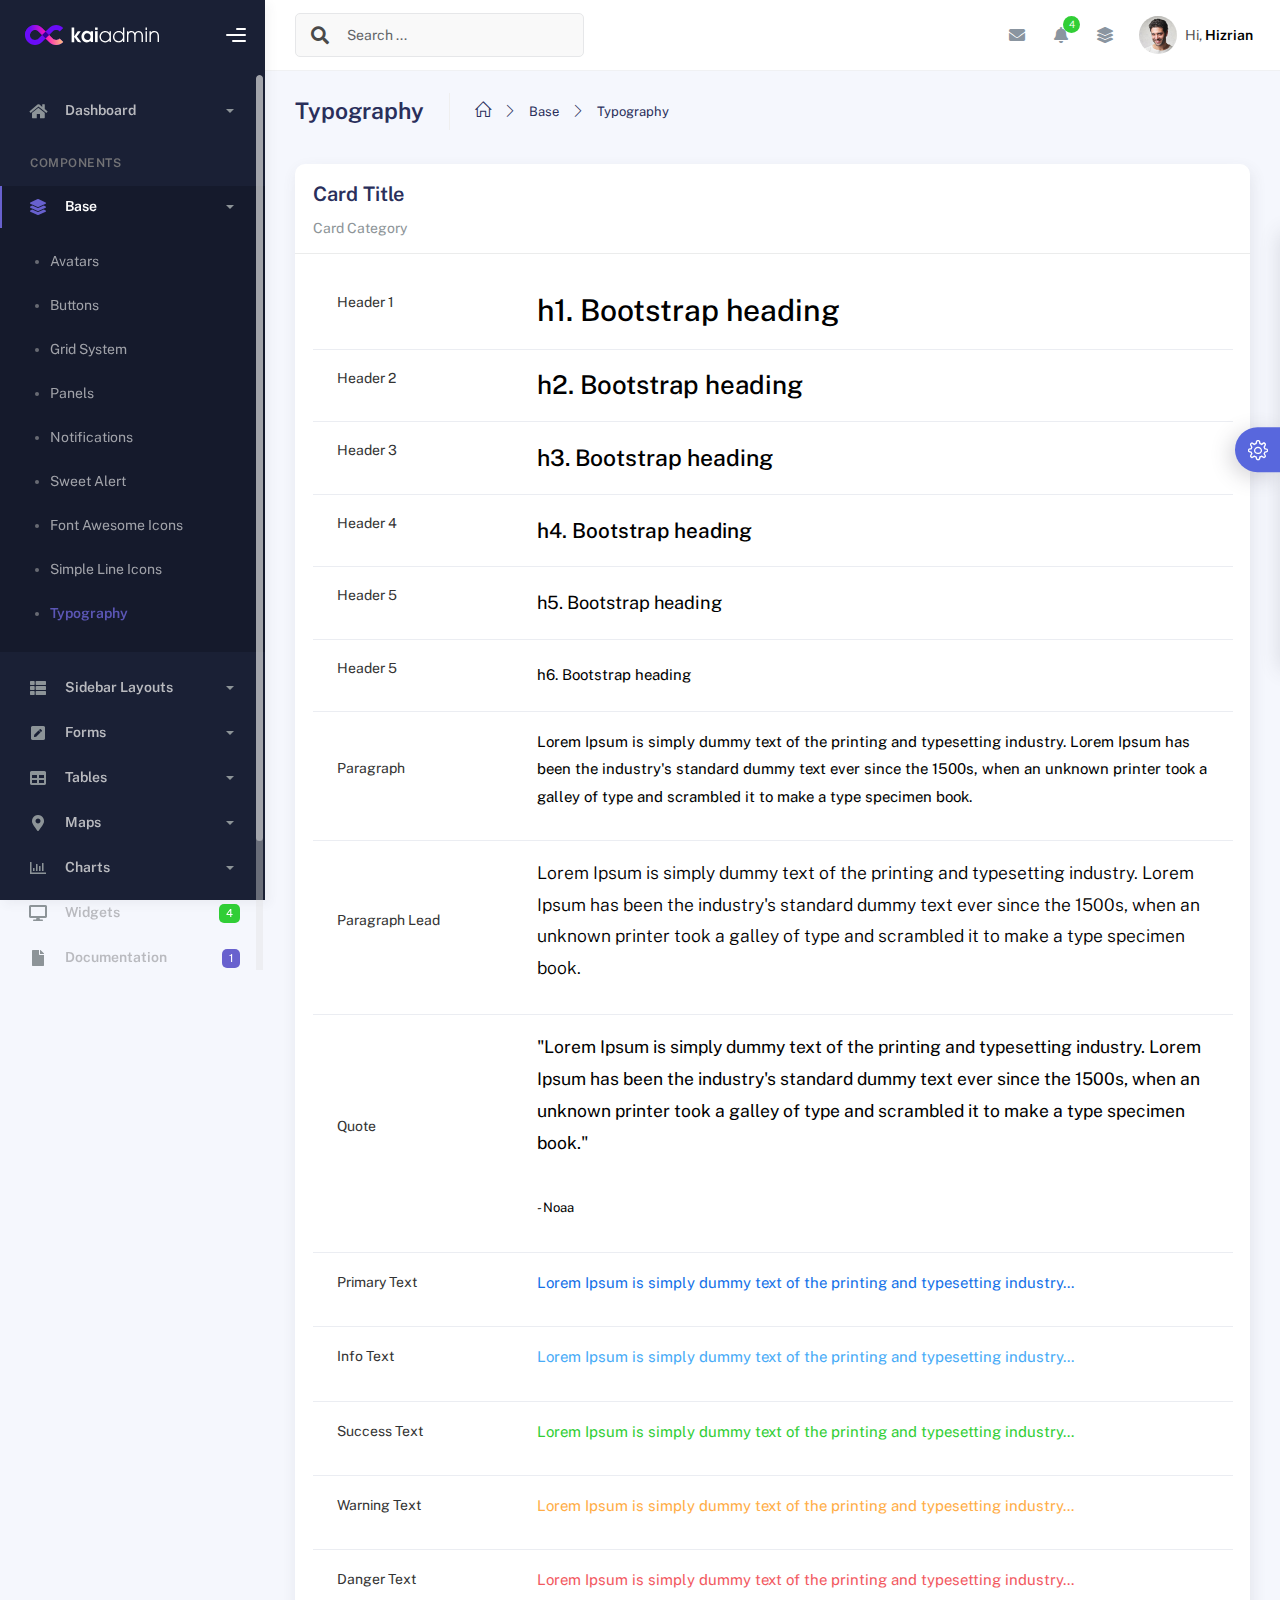
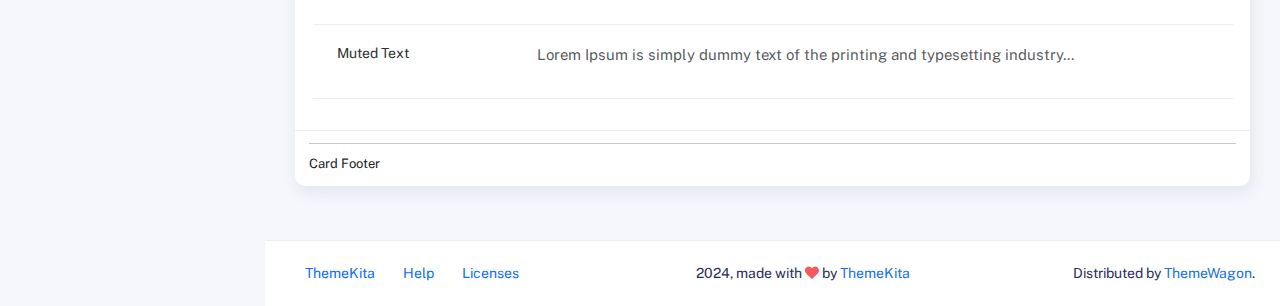
<file: kaiadmin-lite-1.2.0/components/typography.html>
<!DOCTYPE html>
<html lang="en">
  <head>
    <meta http-equiv="X-UA-Compatible" content="IE=edge" />
    <title>Typography - Kaiadmin Bootstrap 5 Admin Dashboard</title>
    <meta
      content="width=device-width, initial-scale=1.0, shrink-to-fit=no"
      name="viewport"
    />
    <link
      rel="icon"
      href="../assets/img/kaiadmin/favicon.ico"
      type="image/x-icon"
    />

    <!-- Fonts and icons -->
    <script src="../assets/js/plugin/webfont/webfont.min.js"></script>
    <script>
      WebFont.load({
        google: { families: ["Public Sans:300,400,500,600,700"] },
        custom: {
          families: [
            "Font Awesome 5 Solid",
            "Font Awesome 5 Regular",
            "Font Awesome 5 Brands",
            "simple-line-icons",
          ],
          urls: ["../assets/css/fonts.min.css"],
        },
        active: function () {
          sessionStorage.fonts = true;
        },
      });
    </script>

    <!-- CSS Files -->
    <link rel="stylesheet" href="../assets/css/bootstrap.min.css" />
    <link rel="stylesheet" href="../assets/css/plugins.min.css" />
    <link rel="stylesheet" href="../assets/css/kaiadmin.min.css" />

    <!-- CSS Just for demo purpose, don't include it in your project -->
    <link rel="stylesheet" href="../assets/css/demo.css" />
  </head>
  <body>
    <div class="wrapper">
      <!-- Sidebar -->
      <div class="sidebar" data-background-color="dark">
        <div class="sidebar-logo">
          <!-- Logo Header -->
          <div class="logo-header" data-background-color="dark">
            <a href="../index.html" class="logo">
              <img
                src="../assets/img/kaiadmin/logo_light.svg"
                alt="navbar brand"
                class="navbar-brand"
                height="20"
              />
            </a>
            <div class="nav-toggle">
              <button class="btn btn-toggle toggle-sidebar">
                <i class="gg-menu-right"></i>
              </button>
              <button class="btn btn-toggle sidenav-toggler">
                <i class="gg-menu-left"></i>
              </button>
            </div>
            <button class="topbar-toggler more">
              <i class="gg-more-vertical-alt"></i>
            </button>
          </div>
          <!-- End Logo Header -->
        </div>
        <div class="sidebar-wrapper scrollbar scrollbar-inner">
          <div class="sidebar-content">
            <ul class="nav nav-secondary">
              <li class="nav-item">
                <a
                  data-bs-toggle="collapse"
                  href="#dashboard"
                  class="collapsed"
                  aria-expanded="false"
                >
                  <i class="fas fa-home"></i>
                  <p>Dashboard</p>
                  <span class="caret"></span>
                </a>
                <div class="collapse" id="dashboard">
                  <ul class="nav nav-collapse">
                    <li>
                      <a href="../../demo1/index.html">
                        <span class="sub-item">Dashboard 1</span>
                      </a>
                    </li>
                  </ul>
                </div>
              </li>
              <li class="nav-section">
                <span class="sidebar-mini-icon">
                  <i class="fa fa-ellipsis-h"></i>
                </span>
                <h4 class="text-section">Components</h4>
              </li>
              <li class="nav-item active submenu">
                <a data-bs-toggle="collapse" href="#base">
                  <i class="fas fa-layer-group"></i>
                  <p>Base</p>
                  <span class="caret"></span>
                </a>
                <div class="collapse show" id="base">
                  <ul class="nav nav-collapse">
                    <li>
                      <a href="../components/avatars.html">
                        <span class="sub-item">Avatars</span>
                      </a>
                    </li>
                    <li>
                      <a href="../components/buttons.html">
                        <span class="sub-item">Buttons</span>
                      </a>
                    </li>
                    <li>
                      <a href="../components/gridsystem.html">
                        <span class="sub-item">Grid System</span>
                      </a>
                    </li>
                    <li>
                      <a href="../components/panels.html">
                        <span class="sub-item">Panels</span>
                      </a>
                    </li>
                    <li>
                      <a href="../components/notifications.html">
                        <span class="sub-item">Notifications</span>
                      </a>
                    </li>
                    <li>
                      <a href="../components/sweetalert.html">
                        <span class="sub-item">Sweet Alert</span>
                      </a>
                    </li>
                    <li>
                      <a href="../components/font-awesome-icons.html">
                        <span class="sub-item">Font Awesome Icons</span>
                      </a>
                    </li>
                    <li>
                      <a href="../components/simple-line-icons.html">
                        <span class="sub-item">Simple Line Icons</span>
                      </a>
                    </li>
                    <li class="active">
                      <a href="../components/typography.html">
                        <span class="sub-item">Typography</span>
                      </a>
                    </li>
                  </ul>
                </div>
              </li>
              <li class="nav-item">
                <a data-bs-toggle="collapse" href="#sidebarLayouts">
                  <i class="fas fa-th-list"></i>
                  <p>Sidebar Layouts</p>
                  <span class="caret"></span>
                </a>
                <div class="collapse" id="sidebarLayouts">
                  <ul class="nav nav-collapse">
                    <li>
                      <a href="../sidebar-style-2.html">
                        <span class="sub-item">Sidebar Style 2</span>
                      </a>
                    </li>
                    <li>
                      <a href="../icon-menu.html">
                        <span class="sub-item">Icon Menu</span>
                      </a>
                    </li>
                  </ul>
                </div>
              </li>
              <li class="nav-item">
                <a data-bs-toggle="collapse" href="#forms">
                  <i class="fas fa-pen-square"></i>
                  <p>Forms</p>
                  <span class="caret"></span>
                </a>
                <div class="collapse" id="forms">
                  <ul class="nav nav-collapse">
                    <li>
                      <a href="../forms/forms.html">
                        <span class="sub-item">Basic Form</span>
                      </a>
                    </li>
                  </ul>
                </div>
              </li>
              <li class="nav-item">
                <a data-bs-toggle="collapse" href="#tables">
                  <i class="fas fa-table"></i>
                  <p>Tables</p>
                  <span class="caret"></span>
                </a>
                <div class="collapse" id="tables">
                  <ul class="nav nav-collapse">
                    <li>
                      <a href="../tables/tables.html">
                        <span class="sub-item">Basic Table</span>
                      </a>
                    </li>
                    <li>
                      <a href="../tables/datatables.html">
                        <span class="sub-item">Datatables</span>
                      </a>
                    </li>
                  </ul>
                </div>
              </li>
              <li class="nav-item">
                <a data-bs-toggle="collapse" href="#maps">
                  <i class="fas fa-map-marker-alt"></i>
                  <p>Maps</p>
                  <span class="caret"></span>
                </a>
                <div class="collapse" id="maps">
                  <ul class="nav nav-collapse">
                    <li>
                      <a href="../maps/googlemaps.html">
                        <span class="sub-item">Google Maps</span>
                      </a>
                    </li>
                    <li>
                      <a href="../maps/jsvectormap.html">
                        <span class="sub-item">Jsvectormap</span>
                      </a>
                    </li>
                  </ul>
                </div>
              </li>
              <li class="nav-item">
                <a data-bs-toggle="collapse" href="#charts">
                  <i class="far fa-chart-bar"></i>
                  <p>Charts</p>
                  <span class="caret"></span>
                </a>
                <div class="collapse" id="charts">
                  <ul class="nav nav-collapse">
                    <li>
                      <a href="../charts/charts.html">
                        <span class="sub-item">Chart Js</span>
                      </a>
                    </li>
                    <li>
                      <a href="../charts/sparkline.html">
                        <span class="sub-item">Sparkline</span>
                      </a>
                    </li>
                  </ul>
                </div>
              </li>
              <li class="nav-item">
                <a href="../widgets.html">
                  <i class="fas fa-desktop"></i>
                  <p>Widgets</p>
                  <span class="badge badge-success">4</span>
                </a>
              </li>
              <li class="nav-item">
                <a href="../../../documentation/index.html">
                  <i class="fas fa-file"></i>
                  <p>Documentation</p>
                  <span class="badge badge-secondary">1</span>
                </a>
              </li>
              <li class="nav-item">
                <a data-bs-toggle="collapse" href="#submenu">
                  <i class="fas fa-bars"></i>
                  <p>Menu Levels</p>
                  <span class="caret"></span>
                </a>
                <div class="collapse" id="submenu">
                  <ul class="nav nav-collapse">
                    <li>
                      <a data-bs-toggle="collapse" href="#subnav1">
                        <span class="sub-item">Level 1</span>
                        <span class="caret"></span>
                      </a>
                      <div class="collapse" id="subnav1">
                        <ul class="nav nav-collapse subnav">
                          <li>
                            <a href="#">
                              <span class="sub-item">Level 2</span>
                            </a>
                          </li>
                          <li>
                            <a href="#">
                              <span class="sub-item">Level 2</span>
                            </a>
                          </li>
                        </ul>
                      </div>
                    </li>
                    <li>
                      <a data-bs-toggle="collapse" href="#subnav2">
                        <span class="sub-item">Level 1</span>
                        <span class="caret"></span>
                      </a>
                      <div class="collapse" id="subnav2">
                        <ul class="nav nav-collapse subnav">
                          <li>
                            <a href="#">
                              <span class="sub-item">Level 2</span>
                            </a>
                          </li>
                        </ul>
                      </div>
                    </li>
                    <li>
                      <a href="#">
                        <span class="sub-item">Level 1</span>
                      </a>
                    </li>
                  </ul>
                </div>
              </li>
            </ul>
          </div>
        </div>
      </div>
      <!-- End Sidebar -->

      <div class="main-panel">
        <div class="main-header">
          <div class="main-header-logo">
            <!-- Logo Header -->
            <div class="logo-header" data-background-color="dark">
              <a href="../index.html" class="logo">
                <img
                  src="../assets/img/kaiadmin/logo_light.svg"
                  alt="navbar brand"
                  class="navbar-brand"
                  height="20"
                />
              </a>
              <div class="nav-toggle">
                <button class="btn btn-toggle toggle-sidebar">
                  <i class="gg-menu-right"></i>
                </button>
                <button class="btn btn-toggle sidenav-toggler">
                  <i class="gg-menu-left"></i>
                </button>
              </div>
              <button class="topbar-toggler more">
                <i class="gg-more-vertical-alt"></i>
              </button>
            </div>
            <!-- End Logo Header -->
          </div>
          <!-- Navbar Header -->
          <nav
            class="navbar navbar-header navbar-header-transparent navbar-expand-lg border-bottom"
          >
            <div class="container-fluid">
              <nav
                class="navbar navbar-header-left navbar-expand-lg navbar-form nav-search p-0 d-none d-lg-flex"
              >
                <div class="input-group">
                  <div class="input-group-prepend">
                    <button type="submit" class="btn btn-search pe-1">
                      <i class="fa fa-search search-icon"></i>
                    </button>
                  </div>
                  <input
                    type="text"
                    placeholder="Search ..."
                    class="form-control"
                  />
                </div>
              </nav>

              <ul class="navbar-nav topbar-nav ms-md-auto align-items-center">
                <li
                  class="nav-item topbar-icon dropdown hidden-caret d-flex d-lg-none"
                >
                  <a
                    class="nav-link dropdown-toggle"
                    data-bs-toggle="dropdown"
                    href="#"
                    role="button"
                    aria-expanded="false"
                    aria-haspopup="true"
                  >
                    <i class="fa fa-search"></i>
                  </a>
                  <ul class="dropdown-menu dropdown-search animated fadeIn">
                    <form class="navbar-left navbar-form nav-search">
                      <div class="input-group">
                        <input
                          type="text"
                          placeholder="Search ..."
                          class="form-control"
                        />
                      </div>
                    </form>
                  </ul>
                </li>
                <li class="nav-item topbar-icon dropdown hidden-caret">
                  <a
                    class="nav-link dropdown-toggle"
                    href="#"
                    id="messageDropdown"
                    role="button"
                    data-bs-toggle="dropdown"
                    aria-haspopup="true"
                    aria-expanded="false"
                  >
                    <i class="fa fa-envelope"></i>
                  </a>
                  <ul
                    class="dropdown-menu messages-notif-box animated fadeIn"
                    aria-labelledby="messageDropdown"
                  >
                    <li>
                      <div
                        class="dropdown-title d-flex justify-content-between align-items-center"
                      >
                        Messages
                        <a href="#" class="small">Mark all as read</a>
                      </div>
                    </li>
                    <li>
                      <div class="message-notif-scroll scrollbar-outer">
                        <div class="notif-center">
                          <a href="#">
                            <div class="notif-img">
                              <img
                                src="../assets/img/jm_denis.jpg"
                                alt="Img Profile"
                              />
                            </div>
                            <div class="notif-content">
                              <span class="subject">Jimmy Denis</span>
                              <span class="block"> How are you ? </span>
                              <span class="time">5 minutes ago</span>
                            </div>
                          </a>
                          <a href="#">
                            <div class="notif-img">
                              <img
                                src="../assets/img/chadengle.jpg"
                                alt="Img Profile"
                              />
                            </div>
                            <div class="notif-content">
                              <span class="subject">Chad</span>
                              <span class="block"> Ok, Thanks ! </span>
                              <span class="time">12 minutes ago</span>
                            </div>
                          </a>
                          <a href="#">
                            <div class="notif-img">
                              <img
                                src="../assets/img/mlane.jpg"
                                alt="Img Profile"
                              />
                            </div>
                            <div class="notif-content">
                              <span class="subject">Jhon Doe</span>
                              <span class="block">
                                Ready for the meeting today...
                              </span>
                              <span class="time">12 minutes ago</span>
                            </div>
                          </a>
                          <a href="#">
                            <div class="notif-img">
                              <img
                                src="../assets/img/talha.jpg"
                                alt="Img Profile"
                              />
                            </div>
                            <div class="notif-content">
                              <span class="subject">Talha</span>
                              <span class="block"> Hi, Apa Kabar ? </span>
                              <span class="time">17 minutes ago</span>
                            </div>
                          </a>
                        </div>
                      </div>
                    </li>
                    <li>
                      <a class="see-all" href="javascript:void(0);"
                        >See all messages<i class="fa fa-angle-right"></i>
                      </a>
                    </li>
                  </ul>
                </li>
                <li class="nav-item topbar-icon dropdown hidden-caret">
                  <a
                    class="nav-link dropdown-toggle"
                    href="#"
                    id="notifDropdown"
                    role="button"
                    data-bs-toggle="dropdown"
                    aria-haspopup="true"
                    aria-expanded="false"
                  >
                    <i class="fa fa-bell"></i>
                    <span class="notification">4</span>
                  </a>
                  <ul
                    class="dropdown-menu notif-box animated fadeIn"
                    aria-labelledby="notifDropdown"
                  >
                    <li>
                      <div class="dropdown-title">
                        You have 4 new notification
                      </div>
                    </li>
                    <li>
                      <div class="notif-scroll scrollbar-outer">
                        <div class="notif-center">
                          <a href="#">
                            <div class="notif-icon notif-primary">
                              <i class="fa fa-user-plus"></i>
                            </div>
                            <div class="notif-content">
                              <span class="block"> New user registered </span>
                              <span class="time">5 minutes ago</span>
                            </div>
                          </a>
                          <a href="#">
                            <div class="notif-icon notif-success">
                              <i class="fa fa-comment"></i>
                            </div>
                            <div class="notif-content">
                              <span class="block">
                                Rahmad commented on Admin
                              </span>
                              <span class="time">12 minutes ago</span>
                            </div>
                          </a>
                          <a href="#">
                            <div class="notif-img">
                              <img
                                src="../assets/img/profile2.jpg"
                                alt="Img Profile"
                              />
                            </div>
                            <div class="notif-content">
                              <span class="block">
                                Reza send messages to you
                              </span>
                              <span class="time">12 minutes ago</span>
                            </div>
                          </a>
                          <a href="#">
                            <div class="notif-icon notif-danger">
                              <i class="fa fa-heart"></i>
                            </div>
                            <div class="notif-content">
                              <span class="block"> Farrah liked Admin </span>
                              <span class="time">17 minutes ago</span>
                            </div>
                          </a>
                        </div>
                      </div>
                    </li>
                    <li>
                      <a class="see-all" href="javascript:void(0);"
                        >See all notifications<i class="fa fa-angle-right"></i>
                      </a>
                    </li>
                  </ul>
                </li>
                <li class="nav-item topbar-icon dropdown hidden-caret">
                  <a
                    class="nav-link"
                    data-bs-toggle="dropdown"
                    href="#"
                    aria-expanded="false"
                  >
                    <i class="fas fa-layer-group"></i>
                  </a>
                  <div class="dropdown-menu quick-actions animated fadeIn">
                    <div class="quick-actions-header">
                      <span class="title mb-1">Quick Actions</span>
                      <span class="subtitle op-7">Shortcuts</span>
                    </div>
                    <div class="quick-actions-scroll scrollbar-outer">
                      <div class="quick-actions-items">
                        <div class="row m-0">
                          <a class="col-6 col-md-4 p-0" href="#">
                            <div class="quick-actions-item">
                              <div class="avatar-item bg-danger rounded-circle">
                                <i class="far fa-calendar-alt"></i>
                              </div>
                              <span class="text">Calendar</span>
                            </div>
                          </a>
                          <a class="col-6 col-md-4 p-0" href="#">
                            <div class="quick-actions-item">
                              <div
                                class="avatar-item bg-warning rounded-circle"
                              >
                                <i class="fas fa-map"></i>
                              </div>
                              <span class="text">Maps</span>
                            </div>
                          </a>
                          <a class="col-6 col-md-4 p-0" href="#">
                            <div class="quick-actions-item">
                              <div class="avatar-item bg-info rounded-circle">
                                <i class="fas fa-file-excel"></i>
                              </div>
                              <span class="text">Reports</span>
                            </div>
                          </a>
                          <a class="col-6 col-md-4 p-0" href="#">
                            <div class="quick-actions-item">
                              <div
                                class="avatar-item bg-success rounded-circle"
                              >
                                <i class="fas fa-envelope"></i>
                              </div>
                              <span class="text">Emails</span>
                            </div>
                          </a>
                          <a class="col-6 col-md-4 p-0" href="#">
                            <div class="quick-actions-item">
                              <div
                                class="avatar-item bg-primary rounded-circle"
                              >
                                <i class="fas fa-file-invoice-dollar"></i>
                              </div>
                              <span class="text">Invoice</span>
                            </div>
                          </a>
                          <a class="col-6 col-md-4 p-0" href="#">
                            <div class="quick-actions-item">
                              <div
                                class="avatar-item bg-secondary rounded-circle"
                              >
                                <i class="fas fa-credit-card"></i>
                              </div>
                              <span class="text">Payments</span>
                            </div>
                          </a>
                        </div>
                      </div>
                    </div>
                  </div>
                </li>

                <li class="nav-item topbar-user dropdown hidden-caret">
                  <a
                    class="dropdown-toggle profile-pic"
                    data-bs-toggle="dropdown"
                    href="#"
                    aria-expanded="false"
                  >
                    <div class="avatar-sm">
                      <img
                        src="../assets/img/profile.jpg"
                        alt="..."
                        class="avatar-img rounded-circle"
                      />
                    </div>
                    <span class="profile-username">
                      <span class="op-7">Hi,</span>
                      <span class="fw-bold">Hizrian</span>
                    </span>
                  </a>
                  <ul class="dropdown-menu dropdown-user animated fadeIn">
                    <div class="dropdown-user-scroll scrollbar-outer">
                      <li>
                        <div class="user-box">
                          <div class="avatar-lg">
                            <img
                              src="../assets/img/profile.jpg"
                              alt="image profile"
                              class="avatar-img rounded"
                            />
                          </div>
                          <div class="u-text">
                            <h4>Hizrian</h4>
                            <p class="text-muted">hello@example.com</p>
                            <a
                              href="profile.html"
                              class="btn btn-xs btn-secondary btn-sm"
                              >View Profile</a
                            >
                          </div>
                        </div>
                      </li>
                      <li>
                        <div class="dropdown-divider"></div>
                        <a class="dropdown-item" href="#">My Profile</a>
                        <a class="dropdown-item" href="#">My Balance</a>
                        <a class="dropdown-item" href="#">Inbox</a>
                        <div class="dropdown-divider"></div>
                        <a class="dropdown-item" href="#">Account Setting</a>
                        <div class="dropdown-divider"></div>
                        <a class="dropdown-item" href="#">Logout</a>
                      </li>
                    </div>
                  </ul>
                </li>
              </ul>
            </div>
          </nav>
          <!-- End Navbar -->
        </div>

        <div class="container">
          <div class="page-inner">
            <div class="page-header">
              <h3 class="fw-bold mb-3">Typography</h3>
              <ul class="breadcrumbs mb-3">
                <li class="nav-home">
                  <a href="#">
                    <i class="icon-home"></i>
                  </a>
                </li>
                <li class="separator">
                  <i class="icon-arrow-right"></i>
                </li>
                <li class="nav-item">
                  <a href="#">Base</a>
                </li>
                <li class="separator">
                  <i class="icon-arrow-right"></i>
                </li>
                <li class="nav-item">
                  <a href="#">Typography</a>
                </li>
              </ul>
            </div>
            <div class="row">
              <div class="col-md-12">
                <div class="card">
                  <div class="card-header">
                    <div class="card-title">Card Title</div>
                    <div class="card-category">Card Category</div>
                  </div>
                  <div class="card-body">
                    <table class="table table-typo">
                      <tbody>
                        <tr>
                          <td>
                            <p>Header 1</p>
                          </td>
                          <td><span class="h1">h1. Bootstrap heading</span></td>
                        </tr>
                        <tr>
                          <td>
                            <p>Header 2</p>
                          </td>
                          <td><span class="h2">h2. Bootstrap heading</span></td>
                        </tr>
                        <tr>
                          <td>
                            <p>Header 3</p>
                          </td>
                          <td><span class="h3">h3. Bootstrap heading</span></td>
                        </tr>
                        <tr>
                          <td>
                            <p>Header 4</p>
                          </td>
                          <td><span class="h4">h4. Bootstrap heading</span></td>
                        </tr>
                        <tr>
                          <td>
                            <p>Header 5</p>
                          </td>
                          <td><span class="h5">h5. Bootstrap heading</span></td>
                        </tr>
                        <tr>
                          <td>
                            <p>Header 5</p>
                          </td>
                          <td><span class="h6">h6. Bootstrap heading</span></td>
                        </tr>
                        <tr>
                          <td>
                            <p>Paragraph</p>
                          </td>
                          <td>
                            <p>
                              Lorem Ipsum is simply dummy text of the printing
                              and typesetting industry. Lorem Ipsum has been the
                              industry's standard dummy text ever since the
                              1500s, when an unknown printer took a galley of
                              type and scrambled it to make a type specimen
                              book.
                            </p>
                          </td>
                        </tr>
                        <tr>
                          <td>
                            <p>Paragraph Lead</p>
                          </td>
                          <td>
                            <p class="lead">
                              Lorem Ipsum is simply dummy text of the printing
                              and typesetting industry. Lorem Ipsum has been the
                              industry's standard dummy text ever since the
                              1500s, when an unknown printer took a galley of
                              type and scrambled it to make a type specimen
                              book.
                            </p>
                          </td>
                        </tr>
                        <tr>
                          <td>
                            <p>Quote</p>
                          </td>
                          <td>
                            <blockquote>
                              <p class="blockquote blockquote-primary">
                                "Lorem Ipsum is simply dummy text of the
                                printing and typesetting industry. Lorem Ipsum
                                has been the industry's standard dummy text ever
                                since the 1500s, when an unknown printer took a
                                galley of type and scrambled it to make a type
                                specimen book."
                                <br />
                                <br />
                                <small> - Noaa </small>
                              </p>
                            </blockquote>
                          </td>
                        </tr>
                        <tr>
                          <td>
                            <p>Primary Text</p>
                          </td>
                          <td>
                            <p class="text-primary">
                              Lorem Ipsum is simply dummy text of the printing
                              and typesetting industry...
                            </p>
                          </td>
                        </tr>
                        <tr>
                          <td>
                            <p>Info Text</p>
                          </td>
                          <td>
                            <p class="text-info">
                              Lorem Ipsum is simply dummy text of the printing
                              and typesetting industry...
                            </p>
                          </td>
                        </tr>
                        <tr>
                          <td>
                            <p>Success Text</p>
                          </td>
                          <td>
                            <p class="text-success">
                              Lorem Ipsum is simply dummy text of the printing
                              and typesetting industry...
                            </p>
                          </td>
                        </tr>
                        <tr>
                          <td>
                            <p>Warning Text</p>
                          </td>
                          <td>
                            <p class="text-warning">
                              Lorem Ipsum is simply dummy text of the printing
                              and typesetting industry...
                            </p>
                          </td>
                        </tr>
                        <tr>
                          <td>
                            <p>Danger Text</p>
                          </td>
                          <td>
                            <p class="text-danger">
                              Lorem Ipsum is simply dummy text of the printing
                              and typesetting industry...
                            </p>
                          </td>
                        </tr>
                        <tr>
                          <td>
                            <p>Muted Text</p>
                          </td>
                          <td>
                            <p class="text-muted">
                              Lorem Ipsum is simply dummy text of the printing
                              and typesetting industry...
                            </p>
                          </td>
                        </tr>
                      </tbody>
                    </table>
                  </div>
                  <div class="card-footer">
                    <hr />
                    Card Footer
                  </div>
                </div>
              </div>
            </div>
          </div>
        </div>

        <footer class="footer">
          <div class="container-fluid d-flex justify-content-between">
            <nav class="pull-left">
              <ul class="nav">
                <li class="nav-item">
                  <a class="nav-link" href="http://www.themekita.com">
                    ThemeKita
                  </a>
                </li>
                <li class="nav-item">
                  <a class="nav-link" href="#"> Help </a>
                </li>
                <li class="nav-item">
                  <a class="nav-link" href="#"> Licenses </a>
                </li>
              </ul>
            </nav>
            <div class="copyright">
              2024, made with <i class="fa fa-heart heart text-danger"></i> by
              <a href="http://www.themekita.com">ThemeKita</a>
            </div>
            <div>
              Distributed by
              <a target="_blank" href="https://themewagon.com/">ThemeWagon</a>.
            </div>
          </div>
        </footer>
      </div>

      <!-- Custom template | don't include it in your project! -->
      <div class="custom-template">
        <div class="title">Settings</div>
        <div class="custom-content">
          <div class="switcher">
            <div class="switch-block">
              <h4>Logo Header</h4>
              <div class="btnSwitch">
                <button
                  type="button"
                  class="selected changeLogoHeaderColor"
                  data-color="dark"
                ></button>
                <button
                  type="button"
                  class="selected changeLogoHeaderColor"
                  data-color="blue"
                ></button>
                <button
                  type="button"
                  class="changeLogoHeaderColor"
                  data-color="purple"
                ></button>
                <button
                  type="button"
                  class="changeLogoHeaderColor"
                  data-color="light-blue"
                ></button>
                <button
                  type="button"
                  class="changeLogoHeaderColor"
                  data-color="green"
                ></button>
                <button
                  type="button"
                  class="changeLogoHeaderColor"
                  data-color="orange"
                ></button>
                <button
                  type="button"
                  class="changeLogoHeaderColor"
                  data-color="red"
                ></button>
                <button
                  type="button"
                  class="changeLogoHeaderColor"
                  data-color="white"
                ></button>
                <br />
                <button
                  type="button"
                  class="changeLogoHeaderColor"
                  data-color="dark2"
                ></button>
                <button
                  type="button"
                  class="changeLogoHeaderColor"
                  data-color="blue2"
                ></button>
                <button
                  type="button"
                  class="changeLogoHeaderColor"
                  data-color="purple2"
                ></button>
                <button
                  type="button"
                  class="changeLogoHeaderColor"
                  data-color="light-blue2"
                ></button>
                <button
                  type="button"
                  class="changeLogoHeaderColor"
                  data-color="green2"
                ></button>
                <button
                  type="button"
                  class="changeLogoHeaderColor"
                  data-color="orange2"
                ></button>
                <button
                  type="button"
                  class="changeLogoHeaderColor"
                  data-color="red2"
                ></button>
              </div>
            </div>
            <div class="switch-block">
              <h4>Navbar Header</h4>
              <div class="btnSwitch">
                <button
                  type="button"
                  class="changeTopBarColor"
                  data-color="dark"
                ></button>
                <button
                  type="button"
                  class="changeTopBarColor"
                  data-color="blue"
                ></button>
                <button
                  type="button"
                  class="changeTopBarColor"
                  data-color="purple"
                ></button>
                <button
                  type="button"
                  class="changeTopBarColor"
                  data-color="light-blue"
                ></button>
                <button
                  type="button"
                  class="changeTopBarColor"
                  data-color="green"
                ></button>
                <button
                  type="button"
                  class="changeTopBarColor"
                  data-color="orange"
                ></button>
                <button
                  type="button"
                  class="changeTopBarColor"
                  data-color="red"
                ></button>
                <button
                  type="button"
                  class="changeTopBarColor"
                  data-color="white"
                ></button>
                <br />
                <button
                  type="button"
                  class="changeTopBarColor"
                  data-color="dark2"
                ></button>
                <button
                  type="button"
                  class="selected changeTopBarColor"
                  data-color="blue2"
                ></button>
                <button
                  type="button"
                  class="changeTopBarColor"
                  data-color="purple2"
                ></button>
                <button
                  type="button"
                  class="changeTopBarColor"
                  data-color="light-blue2"
                ></button>
                <button
                  type="button"
                  class="changeTopBarColor"
                  data-color="green2"
                ></button>
                <button
                  type="button"
                  class="changeTopBarColor"
                  data-color="orange2"
                ></button>
                <button
                  type="button"
                  class="changeTopBarColor"
                  data-color="red2"
                ></button>
              </div>
            </div>
            <div class="switch-block">
              <h4>Sidebar</h4>
              <div class="btnSwitch">
                <button
                  type="button"
                  class="selected changeSideBarColor"
                  data-color="white"
                ></button>
                <button
                  type="button"
                  class="changeSideBarColor"
                  data-color="dark"
                ></button>
                <button
                  type="button"
                  class="changeSideBarColor"
                  data-color="dark2"
                ></button>
              </div>
            </div>
          </div>
        </div>
        <div class="custom-toggle">
          <i class="icon-settings"></i>
        </div>
      </div>
      <!-- End Custom template -->
    </div>
    <!--   Core JS Files   -->
    <script src="../assets/js/core/jquery-3.7.1.min.js"></script>
    <script src="../assets/js/core/popper.min.js"></script>
    <script src="../assets/js/core/bootstrap.min.js"></script>

    <!-- jQuery Scrollbar -->
    <script src="../assets/js/plugin/jquery-scrollbar/jquery.scrollbar.min.js"></script>
    <!-- Moment JS -->
    <script src="../assets/js/plugin/moment/moment.min.js"></script>

    <!-- Chart JS -->
    <script src="../assets/js/plugin/chart.js/chart.min.js"></script>

    <!-- jQuery Sparkline -->
    <script src="../assets/js/plugin/jquery.sparkline/jquery.sparkline.min.js"></script>

    <!-- Chart Circle -->
    <script src="../assets/js/plugin/chart-circle/circles.min.js"></script>

    <!-- Datatables -->
    <script src="../assets/js/plugin/datatables/datatables.min.js"></script>

    <!-- Bootstrap Notify -->
    <script src="../assets/js/plugin/bootstrap-notify/bootstrap-notify.min.js"></script>

    <!-- jQuery Vector Maps -->
    <script src="../assets/js/plugin/jsvectormap/jsvectormap.min.js"></script>
    <script src="../assets/js/plugin/jsvectormap/world.js"></script>

    <!-- Sweet Alert -->
    <script src="../assets/js/plugin/sweetalert/sweetalert.min.js"></script>

    <!-- Kaiadmin JS -->
    <script src="../assets/js/kaiadmin.min.js"></script>

    <!-- Kaiadmin DEMO methods, don't include it in your project! -->
    <script src="../assets/js/setting-demo2.js"></script>
  </body>
</html>
</file>
<file: assets/css/demo.css>
.gg-check {
  box-sizing: border-box;
  position: relative;
  display: block;
  transform: scale(var(--ggs, 1));
  width: 22px;
  height: 22px;
  border: 2px solid transparent;
  border-radius: 100px; }
  .gg-check::after {
    content: "";
    display: block;
    box-sizing: border-box;
    position: absolute;
    left: 3px;
    top: -1px;
    width: 6px;
    height: 10px;
    border-width: 0 2px 2px 0;
    border-style: solid;
    transform-origin: bottom left;
    transform: rotate(45deg); }

.custom-template {
  position: fixed;
  top: 50%;
  transform: translateY(-50%);
  right: -325px;
  width: 325px;
  height: max-content;
  display: block;
  z-index: 1;
  background: #ffffff;
  transition: all .3s;
  z-index: 1003;
  box-shadow: -1px 1px 20px rgba(69, 65, 78, 0.15);
  border-top-left-radius: 5px;
  border-bottom-left-radius: 5px;
  transition: all .5s; }
  .custom-template.open {
    right: 0px; }
  .custom-template .custom-toggle {
    position: absolute;
    width: 45px;
    height: 45px;
    background: #5867dd;
    top: 50%;
    left: -45px;
    transform: translateY(-50%);
    display: flex;
    align-items: center;
    justify-content: center;
    text-align: center;
    border-top-left-radius: 30px;
    border-bottom-left-radius: 30px;
    /*border-right: 1px solid #177dff;*/
    cursor: pointer;
    color: #ffffff;
    box-shadow: -5px 5px 20px rgba(69, 65, 78, 0.21); }
    .custom-template .custom-toggle i {
      font-size: 20px;
      animation: 1.3s spin linear infinite; }
  .custom-template .title {
    padding: 15px;
    text-align: left;
    font-size: 16px;
    font-weight: 600;
    color: #ffffff;
    border-top-left-radius: 5px;
    border-bottom: 1px solid #ebedf2;
    background: #5867dd; }
  .custom-template .custom-content {
    padding: 20px 15px;
    max-height: calc(100vh - 90px);
    overflow: auto; }
  .custom-template .switcher {
    padding: 5px 0; }
  .custom-template .switch-block h4 {
    font-size: 13px;
    font-weight: 600;
    color: #444;
    line-height: 1.3;
    margin-bottom: 0;
    text-transform: uppercase; }
  .custom-template .btnSwitch {
    margin-top: 20px;
    margin-bottom: 25px; }
    .custom-template .btnSwitch button {
      border: 0px;
      height: 22px;
      width: 22px;
      outline: 0;
      margin-right: 6px;
      margin-bottom: 6px;
      cursor: pointer;
      padding: 0;
      border-radius: 50%;
      border: 2px solid #ededed;
      position: relative;
      transition: all .2s; }
      .custom-template .btnSwitch button:hover {
        border-color: #0bf; }
      .custom-template .btnSwitch button.selected {
        border-color: #0bf;
        display: inline-flex;
        align-items: center; }
      .custom-template .btnSwitch button:not([data-color="white"], [data-color="bg1"], [data-color="bg2"], [data-color="bg3"]) .gg-check:after {
        border-color: #fff; }
  .custom-template .img-pick {
    padding: 4px;
    min-height: 100px;
    border-radius: 5px;
    cursor: pointer; }
    .custom-template .img-pick img {
      height: 100%;
      height: 100px;
      width: 100%;
      border-radius: 5px;
      border: 2px solid transparent; }
    .custom-template .img-pick:hover img, .custom-template .img-pick.active img {
      border-color: #177dff; }

.demo .btn, .demo .progress {
  margin-bottom: 15px !important; }
.demo .form-check-label, .demo .form-radio-label, .demo .toggle, .demo .btn-group {
  margin-right: 15px; }
.demo #slider {
  margin-bottom: 15px; }

.table-typo tbody > tr > td {
  border-color: #fafafa; }
  .table-typo tbody > tr > td:first-child {
    min-width: 200px;
    vertical-align: bottom; }
    .table-typo tbody > tr > td:first-child p {
      font-size: 14px;
      color: #333; }

.demo-icon {
  display: flex;
  flex-direction: row;
  align-items: center;
  margin-bottom: 20px;
  padding: 10px;
  transition: all .2s; }
  .demo-icon:hover {
    background-color: #f4f5f8;
    border-radius: 3px; }
  .demo-icon .icon-preview {
    font-size: 1.8rem;
    margin-right: 10px;
    line-height: 1;
    color: #333439; }

body[data-background-color="dark"] .demo-icon .icon-preview {
  color: #969696; }

.demo-icon .icon-class {
  font-weight: 300;
  font-size: 13px;
  color: #777; }

body[data-background-color="dark"] .demo-icon .icon-class {
  color: #a9a8a8; }

.form-show-notify .form-control {
  margin-bottom: 15px; }
.form-show-notify label {
  padding-top: 0.65rem; }

.map-demo {
  height: 300px; }

#instructions li {
  padding: 5px 0; }

.row-demo-grid {
  margin-bottom: 15px; }
  .row-demo-grid [class^="col"] {
    text-align: center; }
    .row-demo-grid [class^="col"] .card-body {
      background: #ddd; }

.btnSwitch button[data-color="white"] {
  background-color: #fff; }
.btnSwitch button[data-color="grey"] {
  background-color: #f1f1f1; }
.btnSwitch button[data-color="black"] {
  background-color: #191919; }
.btnSwitch button[data-color="dark"] {
  background-color: #1a2035; }
.btnSwitch button[data-color="blue"] {
  background-color: #1572E8; }
.btnSwitch button[data-color="purple"] {
  background-color: #6861CE; }
.btnSwitch button[data-color="light-blue"] {
  background-color: #48ABF7; }
.btnSwitch button[data-color="green"] {
  background-color: #31CE36; }
.btnSwitch button[data-color="orange"] {
  background-color: #FFAD46; }
.btnSwitch button[data-color="red"] {
  background-color: #F25961; }
.btnSwitch button[data-color="dark2"] {
  background-color: #1f283e; }
.btnSwitch button[data-color="blue2"] {
  background-color: #1269DB; }
.btnSwitch button[data-color="purple2"] {
  background-color: #5C55BF; }
.btnSwitch button[data-color="light-blue2"] {
  background-color: #3697E1; }
.btnSwitch button[data-color="green2"] {
  background-color: #2BB930; }
.btnSwitch button[data-color="orange2"] {
  background-color: #FF9E27; }
.btnSwitch button[data-color="red2"] {
  background-color: #EA4d56; }
.btnSwitch button[data-color="bg1"] {
  background-color: #fafafa; }
.btnSwitch button[data-color="bg2"] {
  background-color: #fff; }
.btnSwitch button[data-color="bg3"] {
  background-color: #f1f1f1; }

#modalShowcase .btn-close {
  background: #ff0000;
  opacity: 0.7;
  display: flex; }
  #modalShowcase .btn-close svg {
    fill: #fff;
    width: 16px;
    height: 16px; }
#modalShowcase .preview-showcase {
  background: #F1F1F4;
  border-radius: 8px;
  padding: 24px 32px;
  padding-bottom: 0;
  padding-right: 0;
  overflow: hidden;
  transition: all .3s ease; }
  #modalShowcase .preview-showcase:hover {
    transform: translateY(-2.5%);
    background: #e9f6f9; }
#modalShowcase .preview-title {
  color: #071437;
  font-weight: 700;
  font-size: 16px;
  margin-bottom: 22.750px; }
#modalShowcase .preview-img {
  width: 100% !important;
  height: auto;
  object-fit: cover;
  transition: all .3s ease; }

#checkOutMoreDemos {
  display: flex;
  position: fixed;
  bottom: 12px;
  right: 12px;
  background: #fff;
  color: #252F4A;
  font-weight: 600;
  flex-direction: column;
  align-items: center;
  justify-content: center;
  width: 66px;
  height: 70px;
  font-size: 12px;
  box-shadow: -5px 5px 20px rgba(69, 65, 78, 0.21); }
  #checkOutMoreDemos i {
    width: 23px;
    height: 23px;
    font-size: 16px;
    margin-bottom: 0.5rem !important;
    padding-top: 0.25rem !important; }
  #checkOutMoreDemos:hover {
    background: #1e2129;
    color: #fff;
    opacity: 1;
    transition: color .2s ease; }

@media screen and (max-width: 1200px) {
  #modalShowcase .modal-dialog {
    padding: 3rem !important; } }
@media screen and (max-width: 550px) {
  .table-typo tr td {
    display: flex;
    align-items: center;
    word-break: break-word; }
    .table-typo tr td:first-child p {
      margin-bottom: 0px; }

  #modalShowcase .modal-dialog {
    padding: 32px !important; }
  #modalShowcase h3 {
    font-size: 16px; }
  #modalShowcase .preview-showcase {
    padding: 24px;
    padding-right: 0;
    padding-bottom: 0; } }
@media screen and (max-width: 576px) {
  .custom-template .custom-content {
    overflow: auto; }

  .form-show-notify > .text-right, .form-show-validation > .text-right {
    text-align: left !important; } }
@media screen and (max-width: 400px) {
  .custom-template {
    width: 85% !important;
    right: -85%; } }


    .logo-color{
      font color: white ;;
    }

/*# sourceMappingURL=demo.css.map */
</file>
<file: kaiadmin-lite-1.2.0/assets/css/demo.css>
.gg-check {
  box-sizing: border-box;
  position: relative;
  display: block;
  transform: scale(var(--ggs, 1));
  width: 22px;
  height: 22px;
  border: 2px solid transparent;
  border-radius: 100px; }
  .gg-check::after {
    content: "";
    display: block;
    box-sizing: border-box;
    position: absolute;
    left: 3px;
    top: -1px;
    width: 6px;
    height: 10px;
    border-width: 0 2px 2px 0;
    border-style: solid;
    transform-origin: bottom left;
    transform: rotate(45deg); }

.custom-template {
  position: fixed;
  top: 50%;
  transform: translateY(-50%);
  right: -325px;
  width: 325px;
  height: max-content;
  display: block;
  z-index: 1;
  background: #ffffff;
  transition: all .3s;
  z-index: 1003;
  box-shadow: -1px 1px 20px rgba(69, 65, 78, 0.15);
  border-top-left-radius: 5px;
  border-bottom-left-radius: 5px;
  transition: all .5s; }
  .custom-template.open {
    right: 0px; }
  .custom-template .custom-toggle {
    position: absolute;
    width: 45px;
    height: 45px;
    background: #5867dd;
    top: 50%;
    left: -45px;
    transform: translateY(-50%);
    display: flex;
    align-items: center;
    justify-content: center;
    text-align: center;
    border-top-left-radius: 30px;
    border-bottom-left-radius: 30px;
    /*border-right: 1px solid #177dff;*/
    cursor: pointer;
    color: #ffffff;
    box-shadow: -5px 5px 20px rgba(69, 65, 78, 0.21); }
    .custom-template .custom-toggle i {
      font-size: 20px;
      animation: 1.3s spin linear infinite; }
  .custom-template .title {
    padding: 15px;
    text-align: left;
    font-size: 16px;
    font-weight: 600;
    color: #ffffff;
    border-top-left-radius: 5px;
    border-bottom: 1px solid #ebedf2;
    background: #5867dd; }
  .custom-template .custom-content {
    padding: 20px 15px;
    max-height: calc(100vh - 90px);
    overflow: auto; }
  .custom-template .switcher {
    padding: 5px 0; }
  .custom-template .switch-block h4 {
    font-size: 13px;
    font-weight: 600;
    color: #444;
    line-height: 1.3;
    margin-bottom: 0;
    text-transform: uppercase; }
  .custom-template .btnSwitch {
    margin-top: 20px;
    margin-bottom: 25px; }
    .custom-template .btnSwitch button {
      border: 0px;
      height: 22px;
      width: 22px;
      outline: 0;
      margin-right: 6px;
      margin-bottom: 6px;
      cursor: pointer;
      padding: 0;
      border-radius: 50%;
      border: 2px solid #ededed;
      position: relative;
      transition: all .2s; }
      .custom-template .btnSwitch button:hover {
        border-color: #0bf; }
      .custom-template .btnSwitch button.selected {
        border-color: #0bf;
        display: inline-flex;
        align-items: center; }
      .custom-template .btnSwitch button:not([data-color="white"], [data-color="bg1"], [data-color="bg2"], [data-color="bg3"]) .gg-check:after {
        border-color: #fff; }
  .custom-template .img-pick {
    padding: 4px;
    min-height: 100px;
    border-radius: 5px;
    cursor: pointer; }
    .custom-template .img-pick img {
      height: 100%;
      height: 100px;
      width: 100%;
      border-radius: 5px;
      border: 2px solid transparent; }
    .custom-template .img-pick:hover img, .custom-template .img-pick.active img {
      border-color: #177dff; }

.demo .btn, .demo .progress {
  margin-bottom: 15px !important; }
.demo .form-check-label, .demo .form-radio-label, .demo .toggle, .demo .btn-group {
  margin-right: 15px; }
.demo #slider {
  margin-bottom: 15px; }

.table-typo tbody > tr > td {
  border-color: #fafafa; }
  .table-typo tbody > tr > td:first-child {
    min-width: 200px;
    vertical-align: bottom; }
    .table-typo tbody > tr > td:first-child p {
      font-size: 14px;
      color: #333; }

.demo-icon {
  display: flex;
  flex-direction: row;
  align-items: center;
  margin-bottom: 20px;
  padding: 10px;
  transition: all .2s; }
  .demo-icon:hover {
    background-color: #f4f5f8;
    border-radius: 3px; }
  .demo-icon .icon-preview {
    font-size: 1.8rem;
    margin-right: 10px;
    line-height: 1;
    color: #333439; }

body[data-background-color="dark"] .demo-icon .icon-preview {
  color: #969696; }

.demo-icon .icon-class {
  font-weight: 300;
  font-size: 13px;
  color: #777; }

body[data-background-color="dark"] .demo-icon .icon-class {
  color: #a9a8a8; }

.form-show-notify .form-control {
  margin-bottom: 15px; }
.form-show-notify label {
  padding-top: 0.65rem; }

.map-demo {
  height: 300px; }

#instructions li {
  padding: 5px 0; }

.row-demo-grid {
  margin-bottom: 15px; }
  .row-demo-grid [class^="col"] {
    text-align: center; }
    .row-demo-grid [class^="col"] .card-body {
      background: #ddd; }

.btnSwitch button[data-color="white"] {
  background-color: #fff; }
.btnSwitch button[data-color="grey"] {
  background-color: #f1f1f1; }
.btnSwitch button[data-color="black"] {
  background-color: #191919; }
.btnSwitch button[data-color="dark"] {
  background-color: #1a2035; }
.btnSwitch button[data-color="blue"] {
  background-color: #1572E8; }
.btnSwitch button[data-color="purple"] {
  background-color: #6861CE; }
.btnSwitch button[data-color="light-blue"] {
  background-color: #48ABF7; }
.btnSwitch button[data-color="green"] {
  background-color: #31CE36; }
.btnSwitch button[data-color="orange"] {
  background-color: #FFAD46; }
.btnSwitch button[data-color="red"] {
  background-color: #F25961; }
.btnSwitch button[data-color="dark2"] {
  background-color: #1f283e; }
.btnSwitch button[data-color="blue2"] {
  background-color: #1269DB; }
.btnSwitch button[data-color="purple2"] {
  background-color: #5C55BF; }
.btnSwitch button[data-color="light-blue2"] {
  background-color: #3697E1; }
.btnSwitch button[data-color="green2"] {
  background-color: #2BB930; }
.btnSwitch button[data-color="orange2"] {
  background-color: #FF9E27; }
.btnSwitch button[data-color="red2"] {
  background-color: #EA4d56; }
.btnSwitch button[data-color="bg1"] {
  background-color: #fafafa; }
.btnSwitch button[data-color="bg2"] {
  background-color: #fff; }
.btnSwitch button[data-color="bg3"] {
  background-color: #f1f1f1; }

#modalShowcase .btn-close {
  background: #ff0000;
  opacity: 0.7;
  display: flex; }
  #modalShowcase .btn-close svg {
    fill: #fff;
    width: 16px;
    height: 16px; }
#modalShowcase .preview-showcase {
  background: #F1F1F4;
  border-radius: 8px;
  padding: 24px 32px;
  padding-bottom: 0;
  padding-right: 0;
  overflow: hidden;
  transition: all .3s ease; }
  #modalShowcase .preview-showcase:hover {
    transform: translateY(-2.5%);
    background: #e9f6f9; }
#modalShowcase .preview-title {
  color: #071437;
  font-weight: 700;
  font-size: 16px;
  margin-bottom: 22.750px; }
#modalShowcase .preview-img {
  width: 100% !important;
  height: auto;
  object-fit: cover;
  transition: all .3s ease; }

#checkOutMoreDemos {
  display: flex;
  position: fixed;
  bottom: 12px;
  right: 12px;
  background: #fff;
  color: #252F4A;
  font-weight: 600;
  flex-direction: column;
  align-items: center;
  justify-content: center;
  width: 66px;
  height: 70px;
  font-size: 12px;
  box-shadow: -5px 5px 20px rgba(69, 65, 78, 0.21); }
  #checkOutMoreDemos i {
    width: 23px;
    height: 23px;
    font-size: 16px;
    margin-bottom: 0.5rem !important;
    padding-top: 0.25rem !important; }
  #checkOutMoreDemos:hover {
    background: #1e2129;
    color: #fff;
    opacity: 1;
    transition: color .2s ease; }

@media screen and (max-width: 1200px) {
  #modalShowcase .modal-dialog {
    padding: 3rem !important; } }
@media screen and (max-width: 550px) {
  .table-typo tr td {
    display: flex;
    align-items: center;
    word-break: break-word; }
    .table-typo tr td:first-child p {
      margin-bottom: 0px; }

  #modalShowcase .modal-dialog {
    padding: 32px !important; }
  #modalShowcase h3 {
    font-size: 16px; }
  #modalShowcase .preview-showcase {
    padding: 24px;
    padding-right: 0;
    padding-bottom: 0; } }
@media screen and (max-width: 576px) {
  .custom-template .custom-content {
    overflow: auto; }

  .form-show-notify > .text-right, .form-show-validation > .text-right {
    text-align: left !important; } }
@media screen and (max-width: 400px) {
  .custom-template {
    width: 85% !important;
    right: -85%; } }

/*# sourceMappingURL=demo.css.map */
</file>
